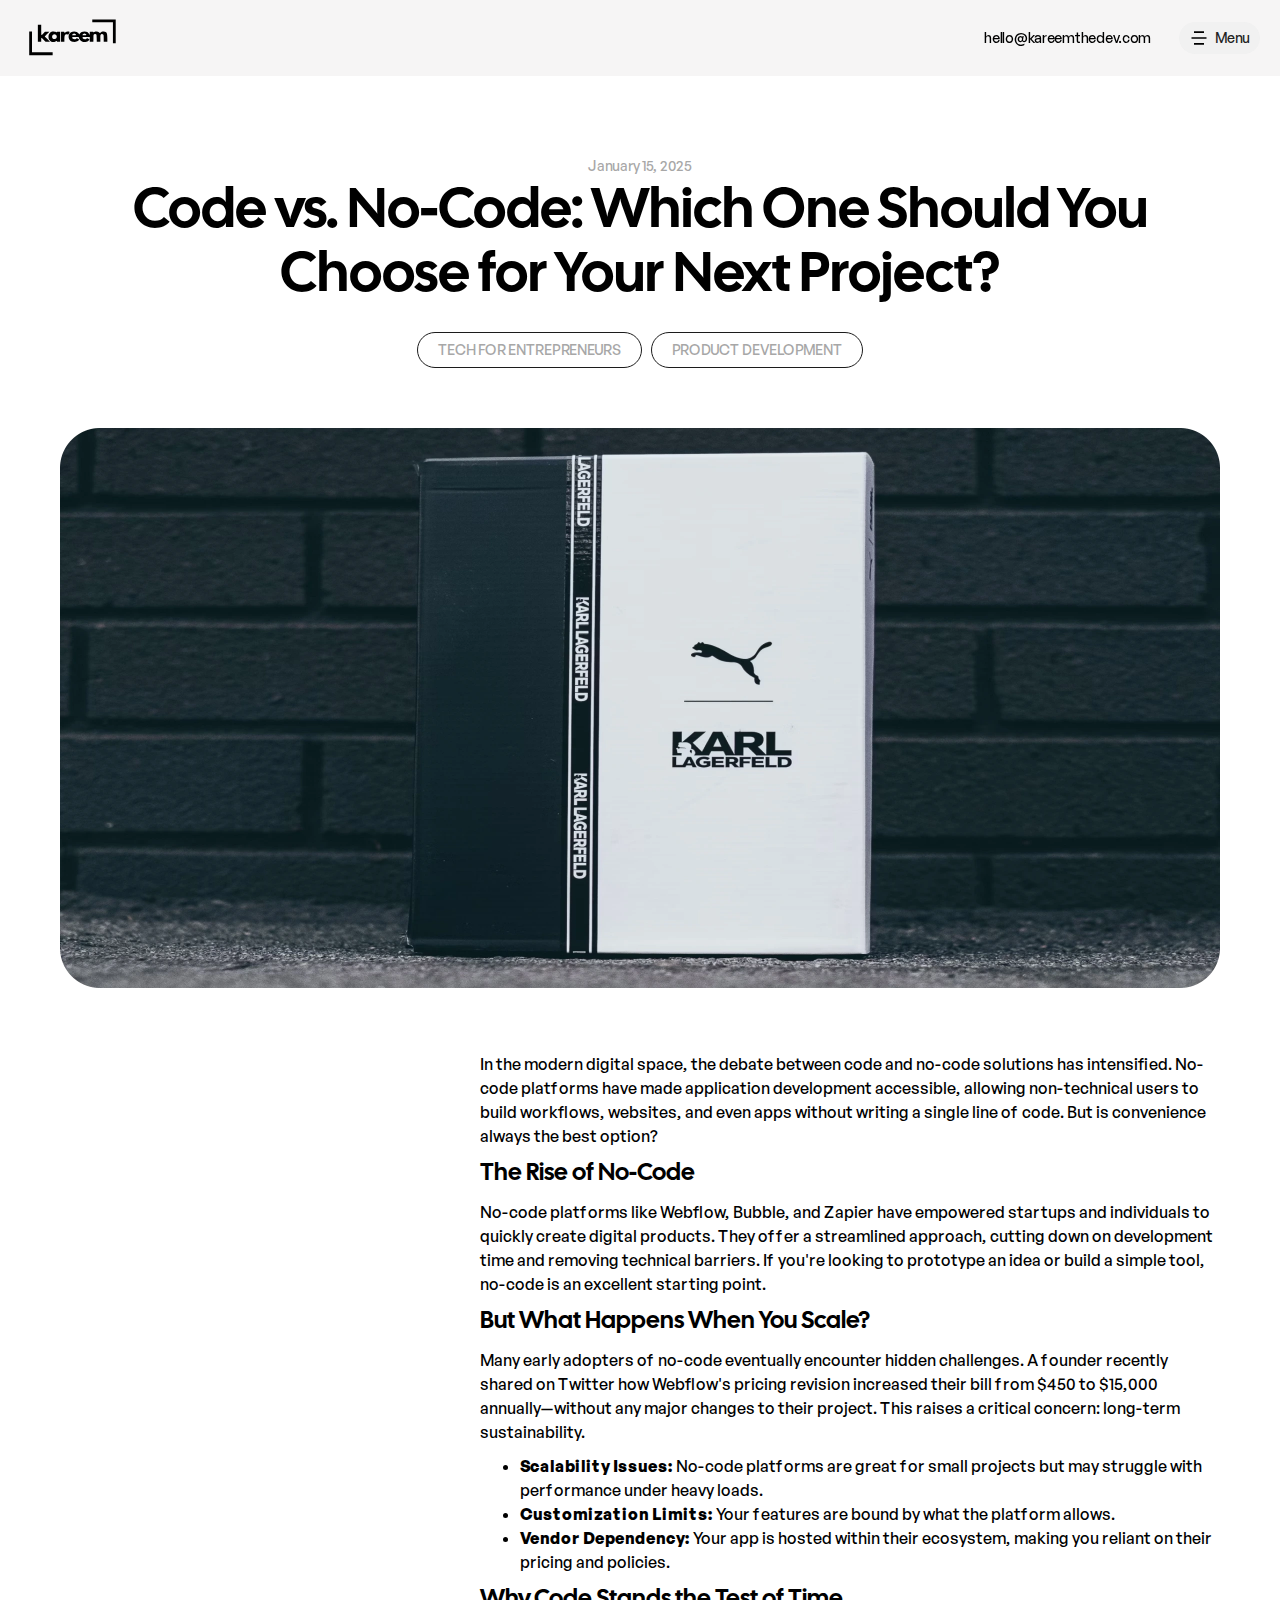
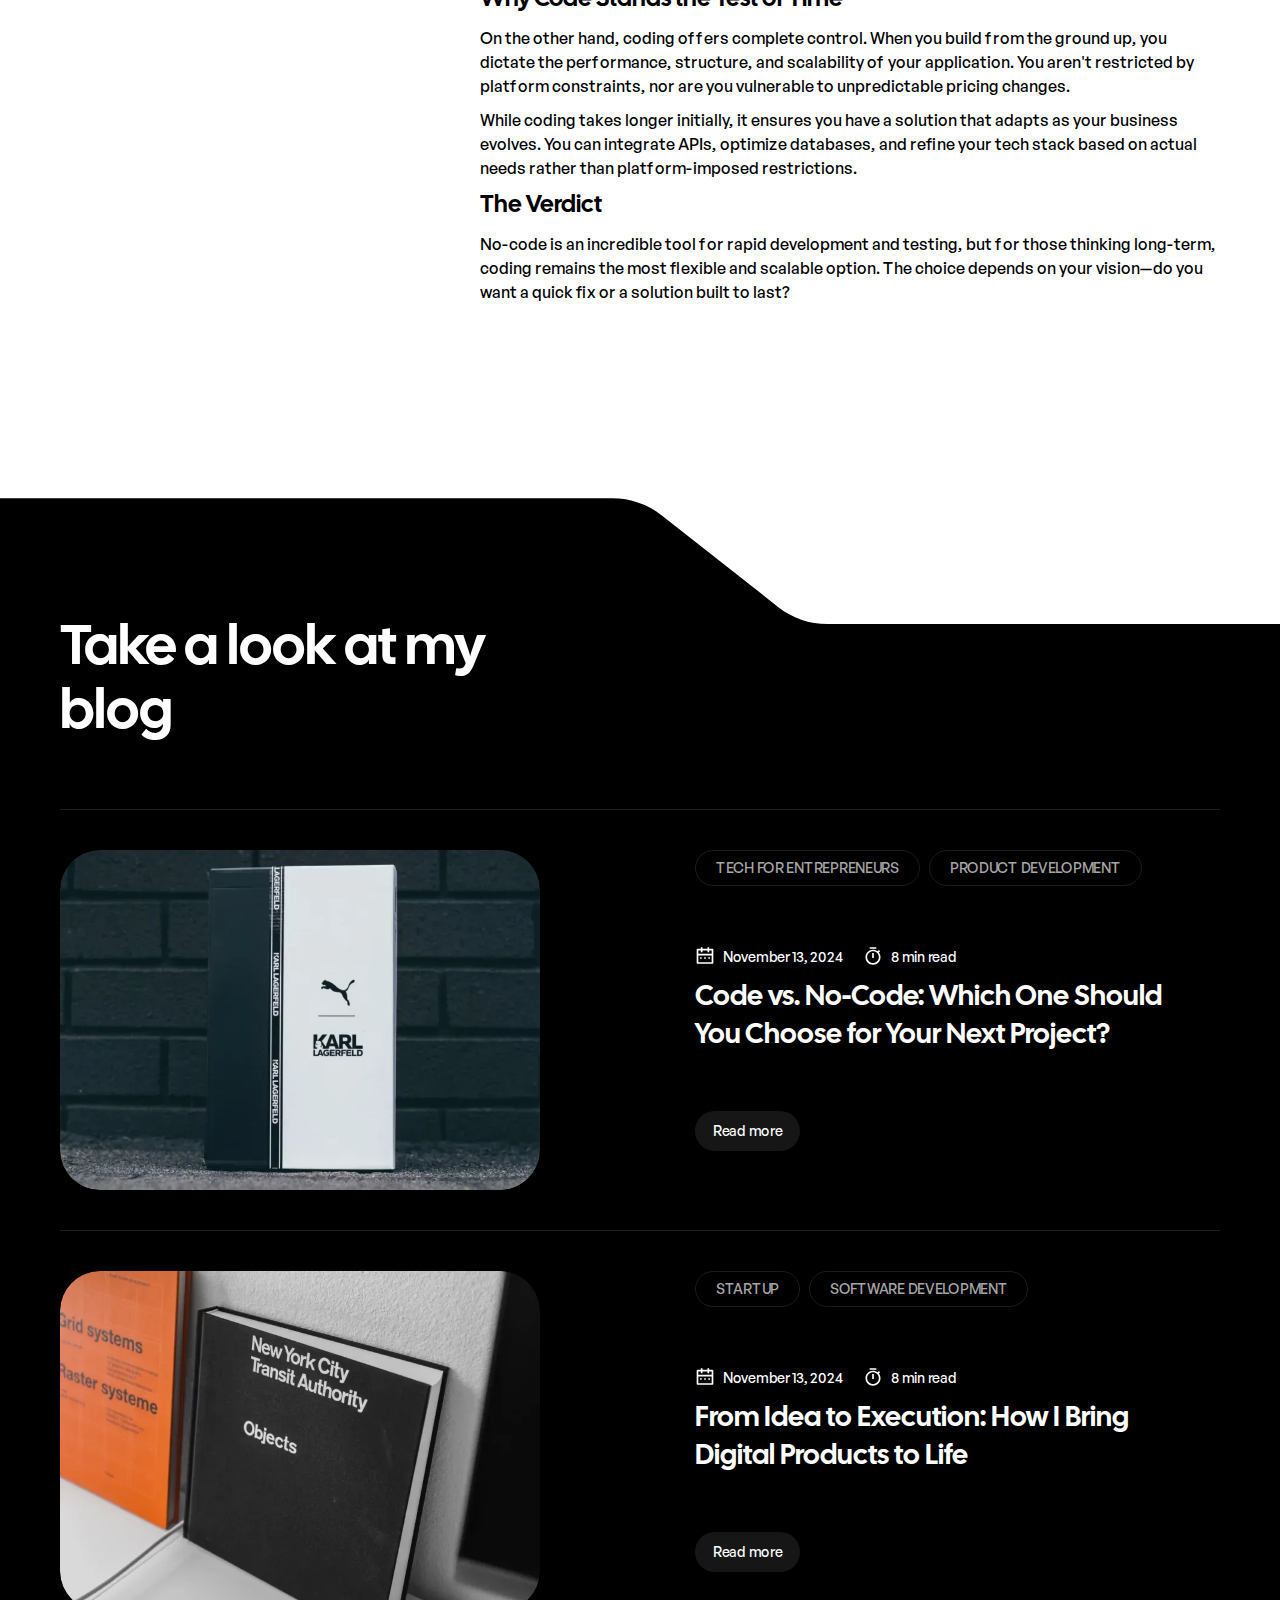
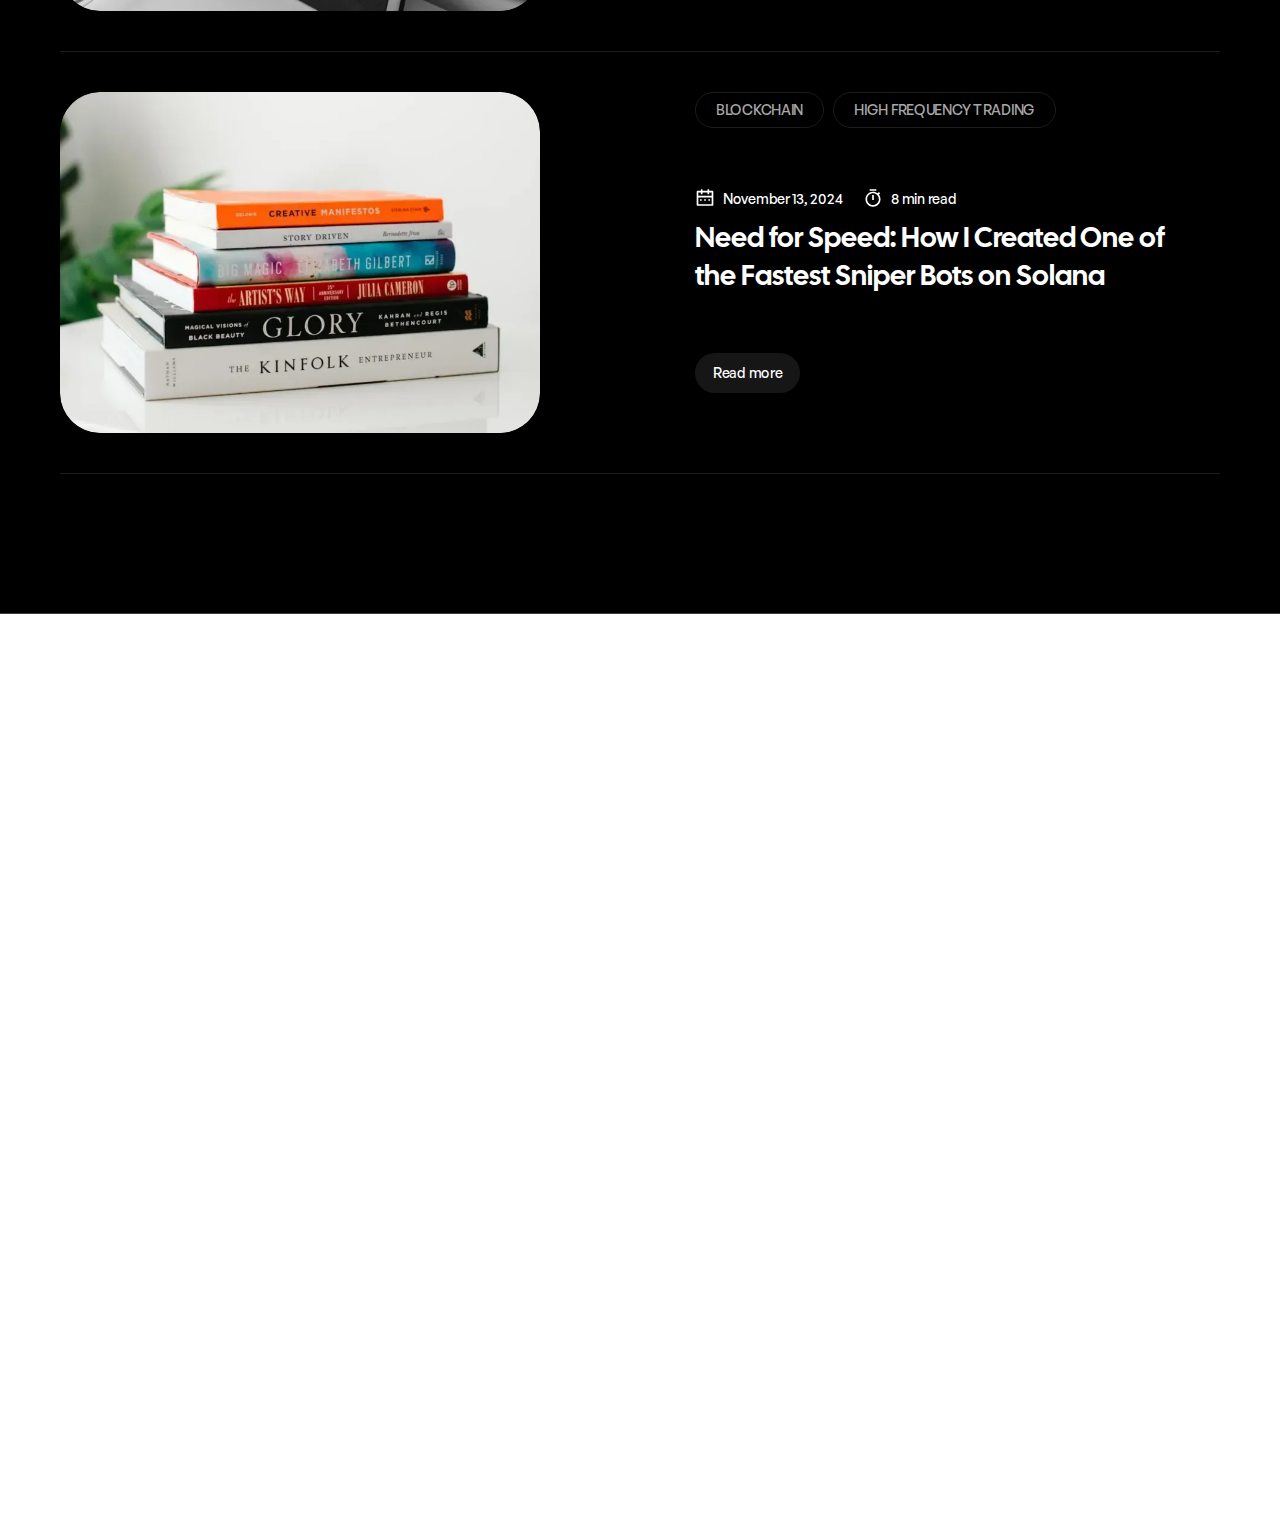
<file: blog_1.html>
<!DOCTYPE html>
<html
  data-wf-domain="gitos---portfolio-template.webflow.io"
  data-wf-page="6729fe36b0aba04e622317d1"
  data-wf-site="672898f5402975f8de17cc9b"
  data-wf-status="1"
  lang="en"
  data-wf-locale="en"
  data-wf-collection="6729fe36b0aba04e622317c3"
  data-wf-item-slug="everything-you-need-to-know-about-international-b2b-payments-3"
>
  <head>
    <meta charset="utf-8" />
    <title>I Build. You Win - Kareem</title>
    <meta content="width=device-width, initial-scale=1" name="viewport" />
    <meta content="Webflow" name="generator" />
    <link
      href="css/gitos---portfolio-template.webflow.16660538a.css"
      rel="stylesheet"
      type="text/css"
    />
    <script type="text/javascript">
      !(function (o, c) {
        var n = c.documentElement,
          t = " w-mod-";
        (n.className += t + "js"),
          ("ontouchstart" in o ||
            (o.DocumentTouch && c instanceof DocumentTouch)) &&
            (n.className += t + "touch");
      })(window, document);
    </script>
    <link href="images/favicon.ico" rel="shortcut icon" type="image/x-icon" />
    <link href="images/webclip.png" rel="apple-touch-icon" />
  </head>
  <body>
    <div
      data-animation="default"
      data-collapse="all"
      data-duration="400"
      data-easing="ease"
      data-easing2="ease"
      role="banner"
      class="navbar w-nav"
    >
       <div class="navbar-container">
        <div class="navbar-wrapper">
          <a
            href="/"
            aria-current="page"
            class="navbar-brand w-nav-brand w--current"
            ><img
              src="images/6728a2e82dd4b564ae839da8_gitos.svg"
              loading="lazy"
              alt=""
          /></a>
          <div class="nav-menu-outer">
            <a
              data-w-id="9a59b2bc-67d3-93af-bb46-e878d365ad28"
              href="mailto:hello@kareemthedev.com"
              class="mail-link w-inline-block"
              target="_blank"
              ><p class="body-medium-02">hello@kareemthedev.com</p>
              <div class="mail-border"></div
            ></a>
            <div data-hover="false" data-delay="0" class="nav-drop w-dropdown">
              <div class="dropdown-toggle w-dropdown-toggle">
                <div class="menu-button">
                  <div class="menu-outer">
                    <div class="menu-button-icon-wrap">
                      <img
                        src="images/678fe6904db87481a83e47ec_Frame%20%282%29.svg"
                        loading="lazy"
                        alt=""
                        class="menu-button-icon"
                      />
                      <div class="body-medium-02">Menu</div>
                    </div>
                    <img
                      src="images/6728a2e8707eb3df7b79e305_Frame.svg"
                      loading="lazy"
                      alt=""
                      class="menu-button-icon-open"
                    />
                  </div>
                </div>
              </div>
              <nav class="dropdown-list w-dropdown-list">
                <ul role="list" class="nav-menu w-list-unstyled">
                  <li class="list-item">
                    <a
                      href="/"
                      aria-current="page"
                      class="nav-link w-inline-block w--current"
                      ><img
                        src="images/6728a2e842553ae958c4cac3_flag-dynamic-color.svg"
                        loading="lazy"
                        alt=""
                        class="nav-link-icon"
                      />
                      <p class="body-medium-02">Home</p></a
                    >
                  </li>
                  <li
                    id="w-node-_527992f5-cfc0-a348-64a4-b19d4b32ad97-4b32ad86"
                    class="list-item"
                  >
                    <a href="/#about" class="nav-link w-inline-block"
                      ><img
                        src="images/6728a2e82287d76e7d54b5d7_boy-dynamic-color.svg"
                        loading="lazy"
                        alt=""
                        class="nav-link-icon"
                      />
                      <p class="body-medium-02">About</p></a
                    >
                  </li>
                  <li
                    id="w-node-_527992f5-cfc0-a348-64a4-b19d4b32ad9c-4b32ad86"
                    class="list-item"
                  >
                    <a href="https://cal.com/abdulkareem-elelu/15min" target="_blank" class="nav-link w-inline-block"
                      ><img
                        src="images/6728a2e92f6ae8c505adb4b3_mail-dynamic-color.svg"
                        loading="lazy"
                        alt=""
                        class="nav-link-icon"
                      />
                      <p class="body-medium-02">Contact</p></a
                    >
                  </li>
                  <li
                    id="w-node-_527992f5-cfc0-a348-64a4-b19d4b32ada1-4b32ad86"
                    class="list-item"
                  >
                    <a href="/#project" class="nav-link w-inline-block"
                      ><img
                        src="images/6728a2e8aaf0a34b1bc5d368_fire-dynamic-color.svg"
                        loading="lazy"
                        alt=""
                        class="nav-link-icon"
                      />
                      <p class="body-medium-02">Project</p></a
                    >
                  </li>
                  <li
                    id="w-node-_527992f5-cfc0-a348-64a4-b19d4b32ada6-4b32ad86"
                    class="list-item"
                  >
                    <a href="/#blog" class="nav-link w-inline-block"
                      ><img
                        src="images/6728a2e936b6f728c1439393_notebook-dynamic-color.svg"
                        loading="lazy"
                        alt=""
                        class="nav-link-icon"
                      />
                      <p class="body-medium-02">Articles</p></a
                    >
                  </li>
                  <li
                    id="w-node-_527992f5-cfc0-a348-64a4-b19d4b32adab-4b32ad86"
                  >
                    <div class="navbar-social-wrap">
                      <a
                        href="https://www.github.com/justkareem"
                        target="_blank"
                        class="nav-social-link-02 _01 w-inline-block"
                        ><img
                          src="images/6728a2e8bf64a2c2d5cb8d8f_Frame-3.svg"
                          loading="lazy"
                          alt=""
                          class="nav-link-icon"
                        />
                        <p class="body-medium-02">Github</p></a
                      ><a
                        href="https://t.me/justkareem"
                        target="_blank"
                        class="nav-social-link-02 _01 w-inline-block"
                        ><img
                          src="images/6757f8729ea607dd8d3cbb8a_Frame%20%284%29.svg"
                          loading="lazy"
                          alt=""
                          class="nav-link-icon"
                        />
                        <p class="body-medium-02">Telegram</p></a
                      ><a
                        href="https://www.linkedin.com/in/elelu-kareem/"
                        target="_blank"
                        class="nav-social-link-02 _01 w-inline-block"
                        ><img
                          src="images/6757f862cf5a01453f928b58_Frame%20%283%29.svg"
                          loading="lazy"
                          alt=""
                          class="nav-link-icon"
                        />
                        <p class="body-medium-02">Linkedin</p></a
                      >
                    </div>
                  </li>
                </ul>
              </nav>
            </div>
          </div>
        </div>
      </div>
    </div>
    <section class="blog-single-hero">
      <div class="blog-single-container">
        <div class="date-box-02">
          <p class="body-medium-02">January 15, 2025</p>
        </div>
        <div class="blog-title-box">
          <h1 class="heading-01">
            Code vs. No-Code: Which One Should You Choose for Your Next Project?
          </h1>
        </div>
        <div class="blog-tags-wrap-03">
          <div class="project-tag">
            <p class="body-medium-large-02">Tech for Entrepreneurs</p>
          </div>
          <div class="project-tag">
            <p class="body-medium-large-02">Product Development</p>
          </div>
        </div>
        <div class="single-img-box">
          <img
            src="images/672bf5fb5808b35a1b8bde8d_image-2.webp"
            loading="lazy"
            alt=""
            class="single-img"
          />
        </div>
        <div class="blog-details">
          <div
            data-w-id="807a3b6f-b047-da61-281c-6600c4feedb1"
            style="
              opacity: 1;
              transform: translate3d(0px, 0%, 0px) scale3d(1, 1, 1)
                rotateX(0deg) rotateY(0deg) rotateZ(0deg) skew(0deg, 0deg);
              transform-style: preserve-3d;
            "
            class="blog-single-links"
          >
            <div class="section-link-wrap">
              <a href="#01" class="section-link"
                >1. &nbsp;The Rise of No-Code</a
              >
            </div>
            <div class="section-link-wrap">
              <a href="#02" class="section-link"
                >2. But What Happens When You Scale?</a
              >
            </div>
            <div class="section-link-wrap">
              <a href="#02" class="section-link"
                >3. Why Code Stands the Test of Time</a
              >
            </div>
          </div>
          <div class="blog-details-wrap">
            <div class="blog-rich-text w-richtext">
              <p>
                In the modern digital space, the debate between code and no-code
                solutions has intensified. No-code platforms have made
                application development accessible, allowing non-technical users
                to build workflows, websites, and even apps without writing a
                single line of code. But is convenience always the best option?
              </p>

              <h5>The Rise of No-Code</h5>
              <p>
                No-code platforms like Webflow, Bubble, and Zapier have
                empowered startups and individuals to quickly create digital
                products. They offer a streamlined approach, cutting down on
                development time and removing technical barriers. If you're
                looking to prototype an idea or build a simple tool, no-code is
                an excellent starting point.
              </p>

              <h5>But What Happens When You Scale?</h5>
              <p>
                Many early adopters of no-code eventually encounter hidden
                challenges. A founder recently shared on Twitter how Webflow's
                pricing revision increased their bill from $450 to $15,000
                annually—without any major changes to their project. This raises
                a critical concern: long-term sustainability.
              </p>

              <ul>
                <li>
                  <strong>Scalability Issues:</strong> No-code platforms are
                  great for small projects but may struggle with performance
                  under heavy loads.
                </li>
                <li>
                  <strong>Customization Limits:</strong> Your features are bound
                  by what the platform allows.
                </li>
                <li>
                  <strong>Vendor Dependency:</strong> Your app is hosted within
                  their ecosystem, making you reliant on their pricing and
                  policies.
                </li>
              </ul>

              <h5>Why Code Stands the Test of Time</h5>
              <p>
                On the other hand, coding offers complete control. When you
                build from the ground up, you dictate the performance,
                structure, and scalability of your application. You aren't
                restricted by platform constraints, nor are you vulnerable to
                unpredictable pricing changes.
              </p>

              <p>
                While coding takes longer initially, it ensures you have a
                solution that adapts as your business evolves. You can integrate
                APIs, optimize databases, and refine your tech stack based on
                actual needs rather than platform-imposed restrictions.
              </p>

              <h5>The Verdict</h5>
              <p>
                No-code is an incredible tool for rapid development and testing,
                but for those thinking long-term, coding remains the most
                flexible and scalable option. The choice depends on your
                vision—do you want a quick fix or a solution built to last?
              </p>
            </div>
          </div>
        </div>
      </div>
    </section>

    <section class="blogs" id="blog">
      <div class="blogs-container">
        <div class="button-wrapper">
          <a
            data-w-id="59179d60-0f54-6dc0-1d77-12dff55d2856"
            href="https://cal.com/abdulkareem-elelu/15min"
            class="book-btn border w-button"
            target="_blank"
            >Book A Free Call</a
          >
        </div>
        <div class="header-02">
          <h1 class="heading-01">Take a look at my <br />blog</h1>
        </div>
        <div class="blog-collection w-dyn-list">
          <div role="list" class="w-dyn-items">
            <div role="listitem" class="w-dyn-item">
              <a
                data-w-id="59179d60-0f54-6dc0-1d77-12dff55d2860"
                href="/blog_1.html"
                class="blog-card w-inline-block"
                ><div class="blog-card-img-box">
                  <img
                    src="images/672bf6003cf37d548fd5abf8_image-2.webp"
                    loading="lazy"
                    alt=""
                    sizes="(max-width: 479px) 100vw, (max-width: 767px) 85vw, (max-width: 991px) 479.9999694824219px, (max-width: 1439px) 44vw, 479.9999694824219px"
                    srcset="
                      images/672bf6003cf37d548fd5abf8_image-2-p-500.webp 500w,
                      images/672bf6003cf37d548fd5abf8_image-2-p-800.webp 800w,
                      images/672bf6003cf37d548fd5abf8_image-2.webp       960w
                    "
                    class="blog-card-img"
                  />
                </div>
                <div class="blog-card-content-02">
                  <div
                    id="w-node-_59179d60-0f54-6dc0-1d77-12dff55d2864-f55d2853"
                    class="blog-tags-wrap"
                  >
                    <div class="project-tag">
                      <p class="body-medium-large-02">Tech for Entrepreneurs</p>
                    </div>
                    <div class="project-tag">
                      <p class="body-medium-large-02">Product Development</p>
                    </div>
                  </div>
                  <div class="blog-short-details-wrap">
                    <div class="date-box">
                      <img
                        src="images/6728c211c6bd9b20f3733046_Frame-4.svg"
                        loading="lazy"
                        alt=""
                      />
                      <p class="body-medium-02">November 13, 2024</p>
                    </div>
                    <div class="date-box">
                      <img
                        src="images/6728c213ea3f165b0d43e8ad_Frame-5.svg"
                        loading="lazy"
                        alt=""
                      />
                      <p class="body-medium-02">8 min read</p>
                    </div>
                  </div>
                  <div class="blog-ttile">
                    <h1 class="sub-heading-02">
                      Code vs. No-Code: Which One Should You Choose for Your Next Project?
                    </h1>
                  </div>
                  <div class="learn-more-btn-black"><div>Read more</div></div>
                </div></a
              >
            </div>
            <div role="listitem" class="w-dyn-item">
              <a
                data-w-id="59179d60-0f54-6dc0-1d77-12dff55d2860"
                href="/blog_3.html"
                class="blog-card w-inline-block"
                ><div class="blog-card-img-box">
                  <img
                    src="images/672bf5e2786c31d9bf8c0780_image-1.webp"
                    loading="lazy"
                    alt=""
                    sizes="(max-width: 479px) 100vw, (max-width: 767px) 85vw, (max-width: 991px) 479.9999694824219px, (max-width: 1439px) 44vw, 479.9999694824219px"
                    srcset="
                      images/672bf5e2786c31d9bf8c0780_image-1-p-500.webp 500w,
                      images/672bf5e2786c31d9bf8c0780_image-1-p-800.webp 800w,
                      images/672bf5e2786c31d9bf8c0780_image-1.webp       960w
                    "
                    class="blog-card-img"
                  />
                </div>
                <div class="blog-card-content-02">
                  <div
                    id="w-node-_59179d60-0f54-6dc0-1d77-12dff55d2864-f55d2853"
                    class="blog-tags-wrap"
                  >
                    <div class="project-tag">
                      <p class="body-medium-large-02">Startup</p>
                    </div>
                    <div class="project-tag">
                      <p class="body-medium-large-02">Software Development</p>
                    </div>
                  </div>
                  <div class="blog-short-details-wrap">
                    <div class="date-box">
                      <img
                        src="images/6728c211c6bd9b20f3733046_Frame-4.svg"
                        loading="lazy"
                        alt=""
                      />
                      <p class="body-medium-02">November 13, 2024</p>
                    </div>
                    <div class="date-box">
                      <img
                        src="images/6728c213ea3f165b0d43e8ad_Frame-5.svg"
                        loading="lazy"
                        alt=""
                      />
                      <p class="body-medium-02">8 min read</p>
                    </div>
                  </div>
                  <div class="blog-ttile">
                    <h1 class="sub-heading-02">
                      From Idea to Execution: How I Bring Digital Products to Life
                    </h1>
                  </div>
                  <div class="learn-more-btn-black"><div>Read more</div></div>
                </div></a
              >
            </div>
            <div role="listitem" class="w-dyn-item">
              <a
                data-w-id="59179d60-0f54-6dc0-1d77-12dff55d2860"
                href="/blog_2.html"
                class="blog-card w-inline-block"
                ><div class="blog-card-img-box">
                  <img
                    src="images/672a01dda75716e89f7bf5df_image.webp"
                    loading="lazy"
                    alt=""
                    sizes="(max-width: 479px) 100vw, (max-width: 767px) 85vw, (max-width: 991px) 479.9999694824219px, (max-width: 1439px) 44vw, 479.9999694824219px"
                    srcset="
                      images/672a01dda75716e89f7bf5df_image-p-500.webp 500w,
                      images/672a01dda75716e89f7bf5df_image-p-800.webp 800w,
                      images/672a01dda75716e89f7bf5df_image.webp       960w
                    "
                    class="blog-card-img"
                  />
                </div>
                <div class="blog-card-content-02">
                  <div
                    id="w-node-_59179d60-0f54-6dc0-1d77-12dff55d2864-f55d2853"
                    class="blog-tags-wrap"
                  >
                    <div class="project-tag">
                      <p class="body-medium-large-02">Blockchain</p>
                    </div>
                    <div class="project-tag">
                      <p class="body-medium-large-02">High Frequency Trading</p>
                    </div>
                  </div>
                  <div class="blog-short-details-wrap">
                    <div class="date-box">
                      <img
                        src="images/6728c211c6bd9b20f3733046_Frame-4.svg"
                        loading="lazy"
                        alt=""
                      />
                      <p class="body-medium-02">November 13, 2024</p>
                    </div>
                    <div class="date-box">
                      <img
                        src="images/6728c213ea3f165b0d43e8ad_Frame-5.svg"
                        loading="lazy"
                        alt=""
                      />
                      <p class="body-medium-02">8 min read</p>
                    </div>
                  </div>
                  <div class="blog-ttile">
                    <h1 class="sub-heading-02">
                      Need for Speed: How I Created One of the Fastest Sniper Bots on Solana
                    </h1>
                  </div>
                  <div class="learn-more-btn-black"><div>Read more</div></div>
                </div></a
              >
            </div>
          </div>
        </div>
      </div>
    </section>
    <div>
      <section class="footer">
        <div
          data-w-id="bd2841e6-414d-3bc2-2bf7-cedabf481027"
          class="footer-container"
        >
          <div class="footer-card-outer">
            <div class="footer-card">
              <div class="card-hole-wrap">
                <div class="card-hole">
                  <div class="card-strip">
                    <img
                      src="images/6728a2e954d485a9e480a435_Group%204.svg"
                      loading="lazy"
                      alt=""
                    />
                  </div>
                </div>
              </div>
              <div class="footer-card-bottom">
                <div class="contact-line-wrap">
                  <p class="body-medium-02">
                    <span class="cantact-text">Contact</span>
                  </p>
                  <div class="line"></div>
                </div>
                <div class="contact-details">
                  <div class="contact-row">
                    <img
                      src="images/6728c21142152d113ae0b1e9_Frame-1.svg"
                      loading="lazy"
                      alt=""
                    />
                    <p class="body-medium-02">+234 902 305 8977</p>
                  </div>
                  <div class="contact-row">
                    <img
                      src="images/6728c211539052cf35537cec_Frame-2.svg"
                      loading="lazy"
                      alt=""
                    />
                    <p class="body-medium-02">hello@kareemthedev.com</p>
                  </div>
                  <div class="contact-row">
                    <img
                      src="images/6728c211a80c192d6e6f59ac_Frame-3.svg"
                      loading="lazy"
                      alt=""
                    />
                    <p class="body-medium-02">Abuja, Nigeria</p>
                  </div>
                </div>
                <a href="https://cal.com/abdulkareem-elelu/15min" class="book-yellow w-button" target="_blank"
                  >Book A Free Call</a
                >
              </div>
            </div>
            <img
              src="images/6728c2122533d0ce3474f617_Cone-White-Glossy.svg"
              loading="lazy"
              data-w-id="bd2841e6-414d-3bc2-2bf7-cedabf481042"
              alt=""
              class="hero-card-float-img-02"
            /><img
              src="images/6728b748a2e2ed31cf60cdae_Group%2021.svg"
              loading="lazy"
              alt=""
              class="shadow"
            />
          </div>
        </div>
      </section>
      
    </div>
    <script
      src="js/jquery-3.5.1.min.dc5e7f18c8.js"
      type="text/javascript"
      crossorigin="anonymous"
    ></script>
    <script
      src="js/webflow.63141febc194169b0bcebb013c682398.js"
      type="text/javascript"
    ></script>
  </body>
</html>
</file>
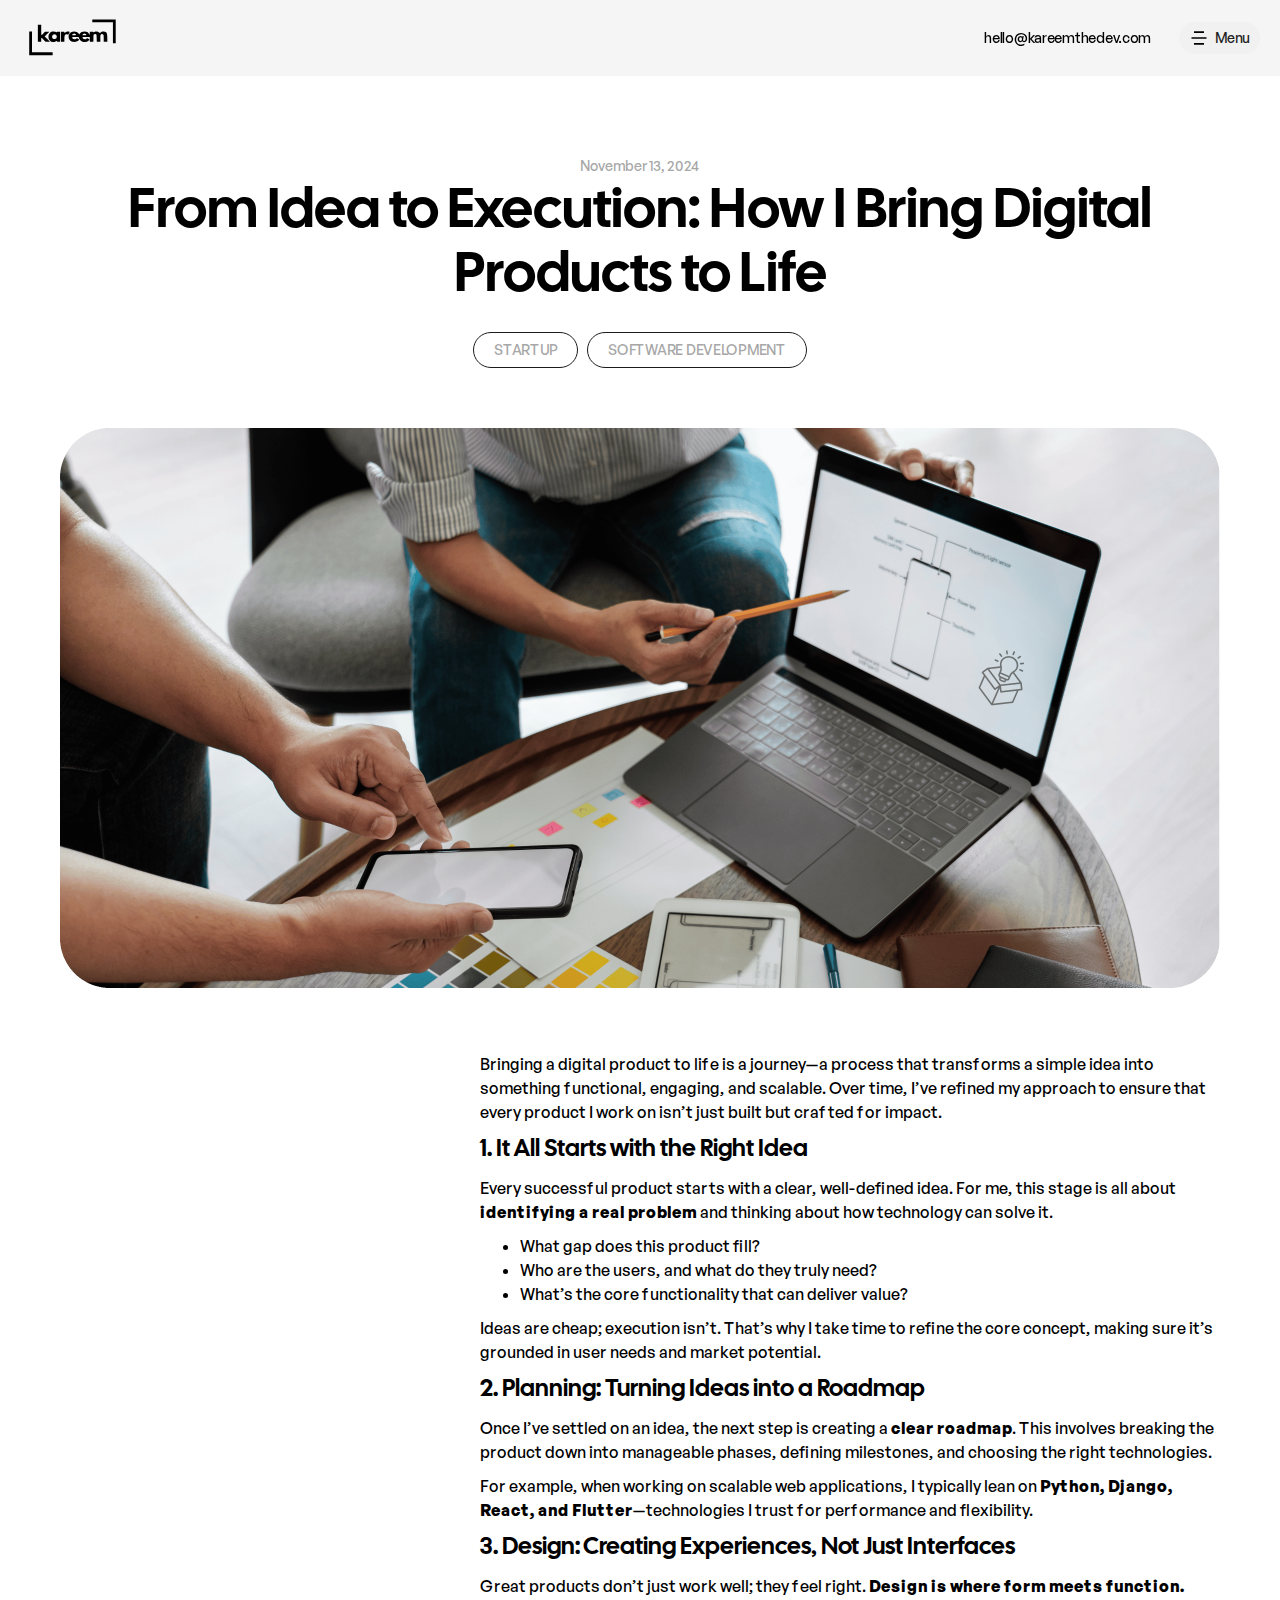
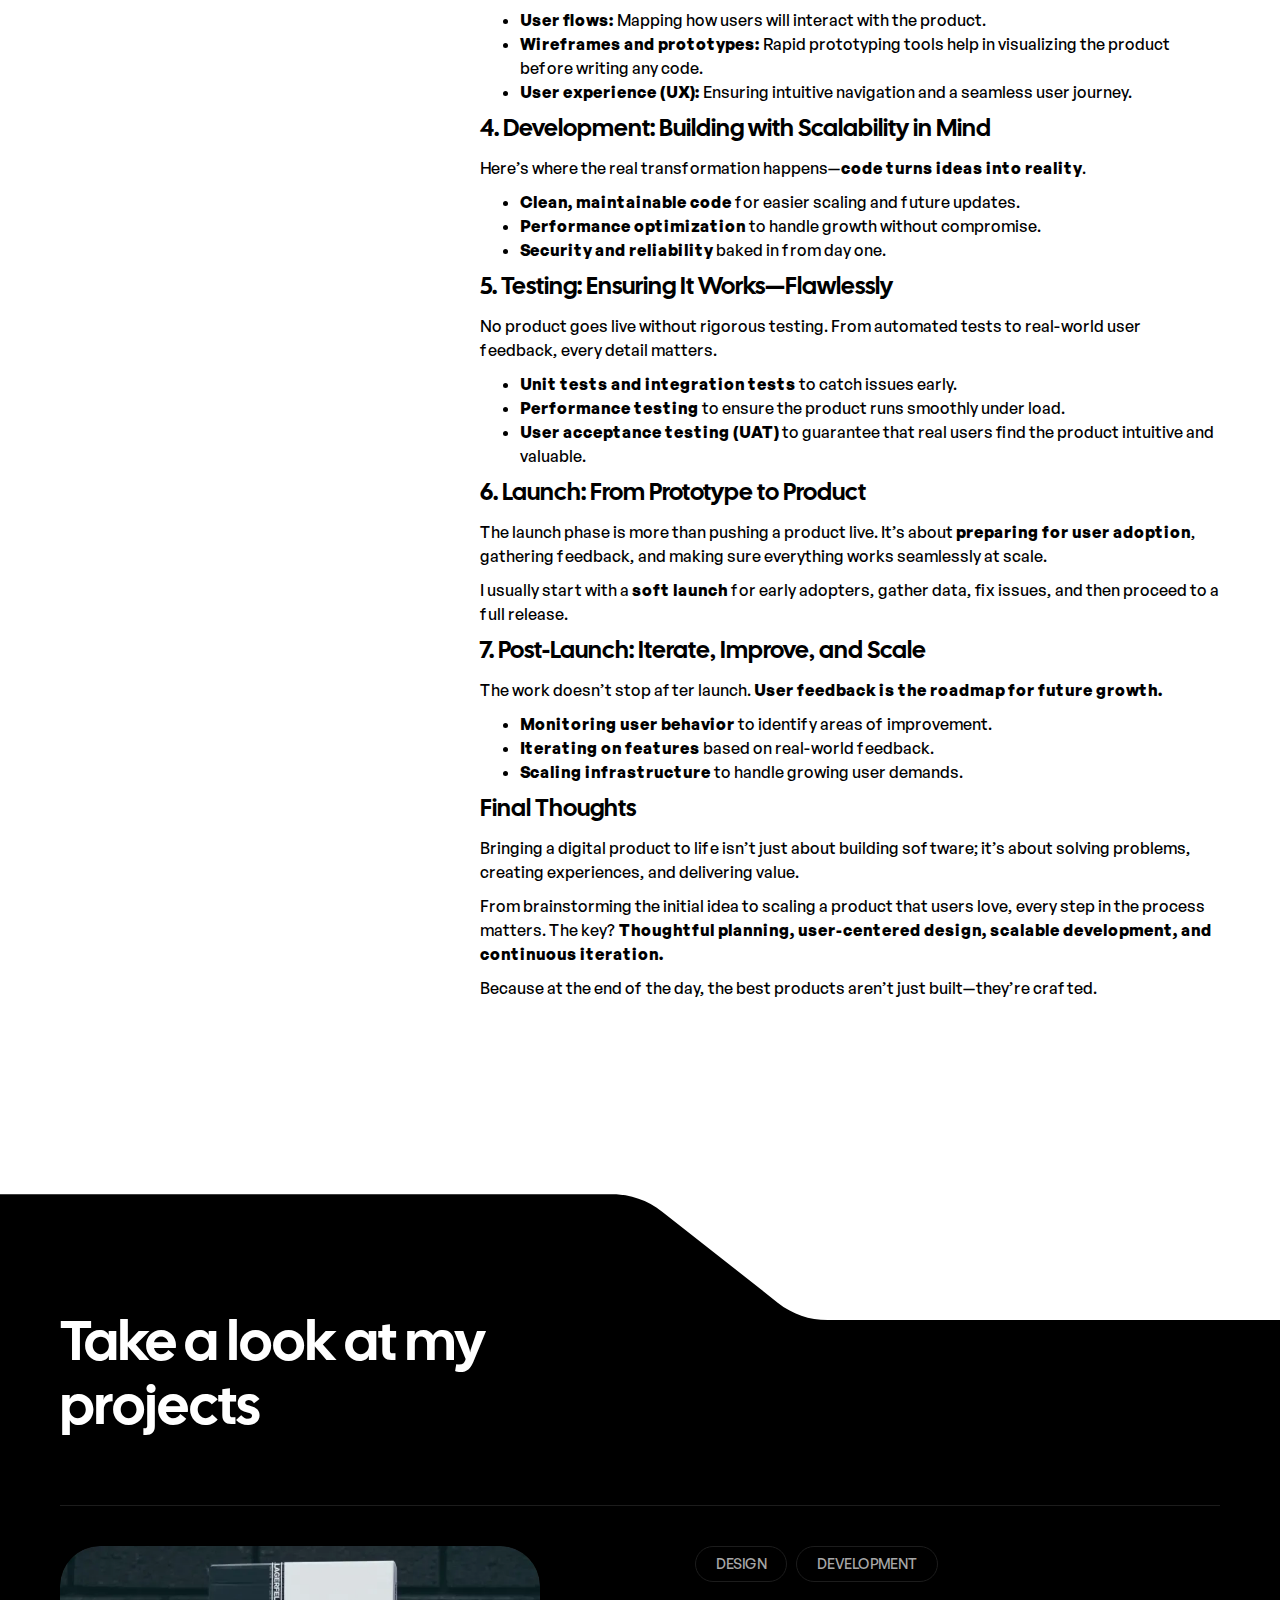
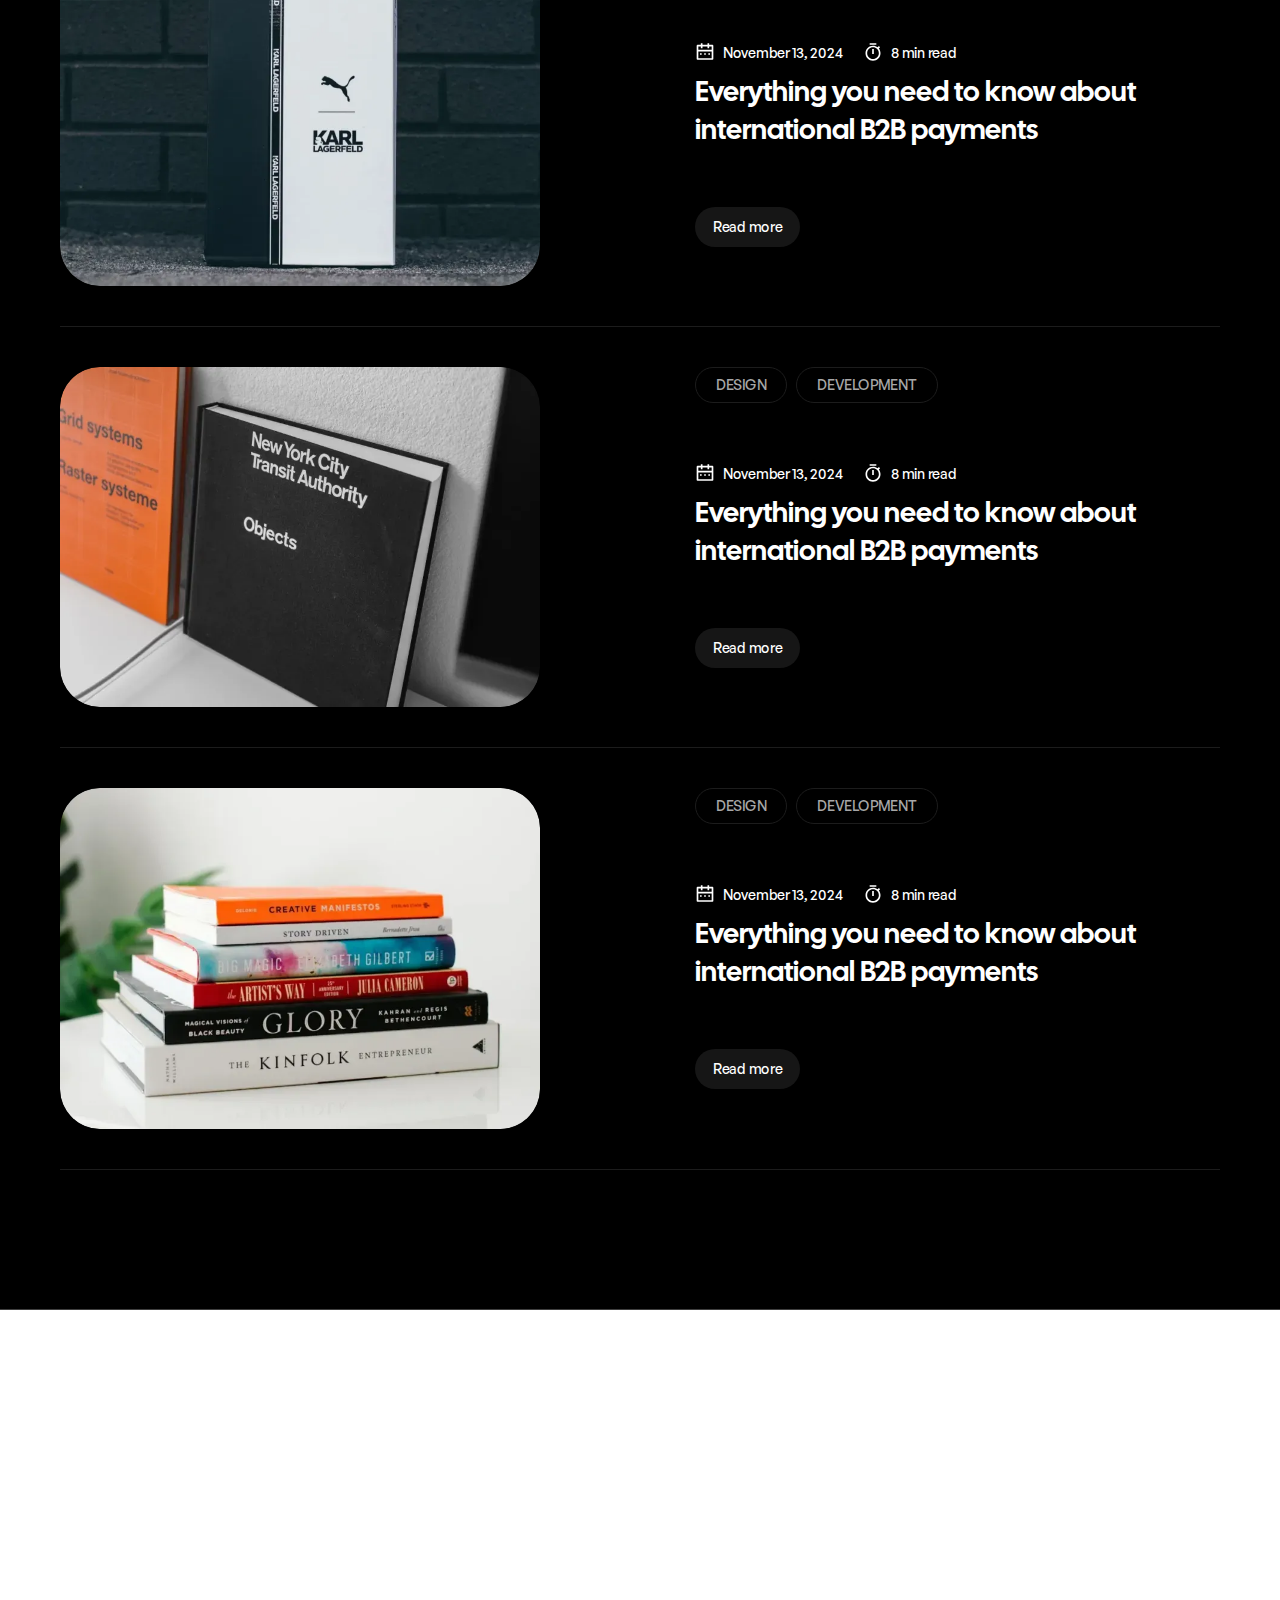
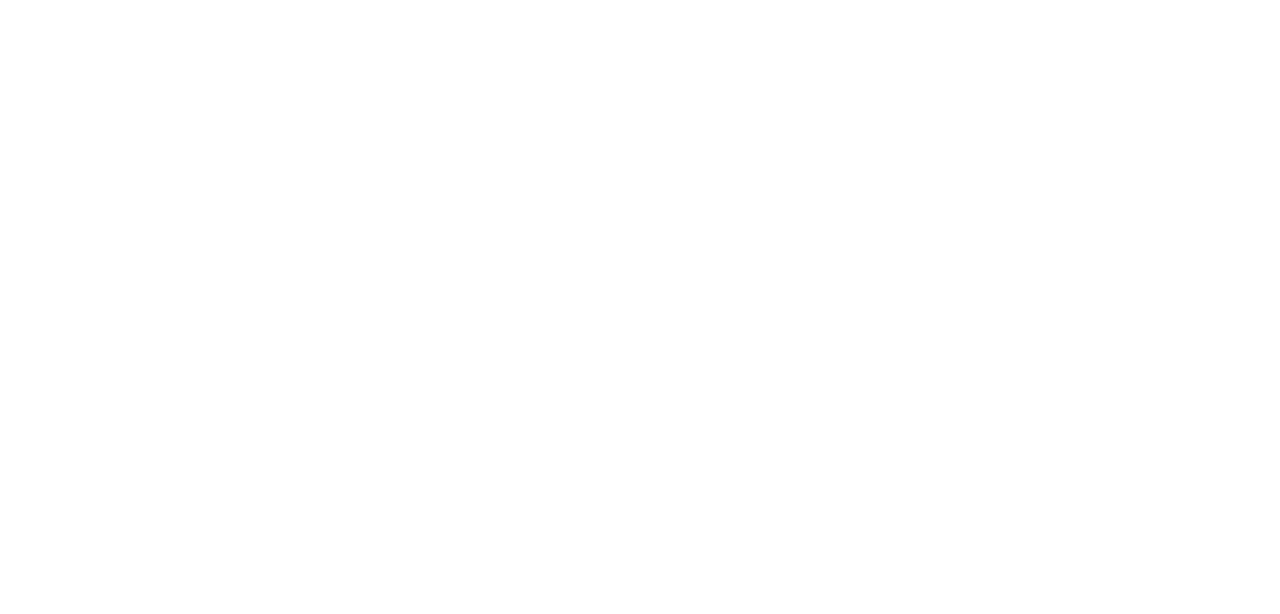
<file: blog_3.html>
<!DOCTYPE html>
<html
  data-wf-domain="gitos---portfolio-template.webflow.io"
  data-wf-page="6729fe36b0aba04e622317d1"
  data-wf-site="672898f5402975f8de17cc9b"
  data-wf-status="1"
  lang="en"
  data-wf-locale="en"
  data-wf-collection="6729fe36b0aba04e622317c3"
  data-wf-item-slug="everything-you-need-to-know-about-international-b2b-payments-3"
>
  <head>
    <meta charset="utf-8" />
    <title>I Build. You Win - Kareem</title>
    <meta content="width=device-width, initial-scale=1" name="viewport" />
    <meta content="Webflow" name="generator" />
    <link
      href="css/gitos---portfolio-template.webflow.16660538a.css"
      rel="stylesheet"
      type="text/css"
    />
    <script type="text/javascript">
      !(function (o, c) {
        var n = c.documentElement,
          t = " w-mod-";
        (n.className += t + "js"),
          ("ontouchstart" in o ||
            (o.DocumentTouch && c instanceof DocumentTouch)) &&
            (n.className += t + "touch");
      })(window, document);
    </script>
    <link href="images/favicon.ico" rel="shortcut icon" type="image/x-icon" />
    <link href="images/webclip.png" rel="apple-touch-icon" />
  </head>
  <body>
    <div
      data-animation="default"
      data-collapse="all"
      data-duration="400"
      data-easing="ease"
      data-easing2="ease"
      role="banner"
      class="navbar w-nav"
    >
       <div class="navbar-container">
        <div class="navbar-wrapper">
          <a
            href="/"
            aria-current="page"
            class="navbar-brand w-nav-brand w--current"
            ><img
              src="images/6728a2e82dd4b564ae839da8_gitos.svg"
              loading="lazy"
              alt=""
          /></a>
          <div class="nav-menu-outer">
            <a
              data-w-id="9a59b2bc-67d3-93af-bb46-e878d365ad28"
              href="mailto:hello@kareemthedev.com"
              class="mail-link w-inline-block"
              target="_blank"
              ><p class="body-medium-02">hello@kareemthedev.com</p>
              <div class="mail-border"></div
            ></a>
            <div data-hover="false" data-delay="0" class="nav-drop w-dropdown">
              <div class="dropdown-toggle w-dropdown-toggle">
                <div class="menu-button">
                  <div class="menu-outer">
                    <div class="menu-button-icon-wrap">
                      <img
                        src="images/678fe6904db87481a83e47ec_Frame%20%282%29.svg"
                        loading="lazy"
                        alt=""
                        class="menu-button-icon"
                      />
                      <div class="body-medium-02">Menu</div>
                    </div>
                    <img
                      src="images/6728a2e8707eb3df7b79e305_Frame.svg"
                      loading="lazy"
                      alt=""
                      class="menu-button-icon-open"
                    />
                  </div>
                </div>
              </div>
              <nav class="dropdown-list w-dropdown-list">
                <ul role="list" class="nav-menu w-list-unstyled">
                  <li class="list-item">
                    <a
                      href="/"
                      aria-current="page"
                      class="nav-link w-inline-block w--current"
                      ><img
                        src="images/6728a2e842553ae958c4cac3_flag-dynamic-color.svg"
                        loading="lazy"
                        alt=""
                        class="nav-link-icon"
                      />
                      <p class="body-medium-02">Home</p></a
                    >
                  </li>
                  <li
                    id="w-node-_527992f5-cfc0-a348-64a4-b19d4b32ad97-4b32ad86"
                    class="list-item"
                  >
                    <a href="/#about" class="nav-link w-inline-block"
                      ><img
                        src="images/6728a2e82287d76e7d54b5d7_boy-dynamic-color.svg"
                        loading="lazy"
                        alt=""
                        class="nav-link-icon"
                      />
                      <p class="body-medium-02">About</p></a
                    >
                  </li>
                  <li
                    id="w-node-_527992f5-cfc0-a348-64a4-b19d4b32ad9c-4b32ad86"
                    class="list-item"
                  >
                    <a href="https://cal.com/abdulkareem-elelu/15min" target="_blank" class="nav-link w-inline-block"
                      ><img
                        src="images/6728a2e92f6ae8c505adb4b3_mail-dynamic-color.svg"
                        loading="lazy"
                        alt=""
                        class="nav-link-icon"
                      />
                      <p class="body-medium-02">Contact</p></a
                    >
                  </li>
                  <li
                    id="w-node-_527992f5-cfc0-a348-64a4-b19d4b32ada1-4b32ad86"
                    class="list-item"
                  >
                    <a href="/#project" class="nav-link w-inline-block"
                      ><img
                        src="images/6728a2e8aaf0a34b1bc5d368_fire-dynamic-color.svg"
                        loading="lazy"
                        alt=""
                        class="nav-link-icon"
                      />
                      <p class="body-medium-02">Project</p></a
                    >
                  </li>
                  <li
                    id="w-node-_527992f5-cfc0-a348-64a4-b19d4b32ada6-4b32ad86"
                    class="list-item"
                  >
                    <a href="/#blog" class="nav-link w-inline-block"
                      ><img
                        src="images/6728a2e936b6f728c1439393_notebook-dynamic-color.svg"
                        loading="lazy"
                        alt=""
                        class="nav-link-icon"
                      />
                      <p class="body-medium-02">Articles</p></a
                    >
                  </li>
                  <li
                    id="w-node-_527992f5-cfc0-a348-64a4-b19d4b32adab-4b32ad86"
                  >
                    <div class="navbar-social-wrap">
                      <a
                        href="https://www.github.com/justkareem"
                        target="_blank"
                        class="nav-social-link-02 _01 w-inline-block"
                        ><img
                          src="images/6728a2e8bf64a2c2d5cb8d8f_Frame-3.svg"
                          loading="lazy"
                          alt=""
                          class="nav-link-icon"
                        />
                        <p class="body-medium-02">Github</p></a
                      ><a
                        href="https://t.me/justkareem"
                        target="_blank"
                        class="nav-social-link-02 _01 w-inline-block"
                        ><img
                          src="images/6757f8729ea607dd8d3cbb8a_Frame%20%284%29.svg"
                          loading="lazy"
                          alt=""
                          class="nav-link-icon"
                        />
                        <p class="body-medium-02">Telegram</p></a
                      ><a
                        href="https://www.linkedin.com/in/elelu-kareem/"
                        target="_blank"
                        class="nav-social-link-02 _01 w-inline-block"
                        ><img
                          src="images/6757f862cf5a01453f928b58_Frame%20%283%29.svg"
                          loading="lazy"
                          alt=""
                          class="nav-link-icon"
                        />
                        <p class="body-medium-02">Linkedin</p></a
                      >
                    </div>
                  </li>
                </ul>
              </nav>
            </div>
          </div>
        </div>
      </div>
    </div>
    <section class="blog-single-hero">
  <div class="blog-single-container">
    <div class="date-box-02">
      <p class="body-medium-02">November 13, 2024</p>
    </div>
    <div class="blog-title-box">
      <h1 class="heading-01">From Idea to Execution: How I Bring Digital Products to Life</h1>
    </div>
    <div class="blog-tags-wrap-03">
      <div class="project-tag">
        <p class="body-medium-large-02">Startup</p>
      </div>
      <div class="project-tag">
        <p class="body-medium-large-02">Software Development</p>
      </div>
    </div>
    <div class="single-img-box">
      <img src="images/product-bg.png" loading="lazy" alt="" class="single-img" />
    </div>
    <div class="blog-details">
      <div
            data-w-id="807a3b6f-b047-da61-281c-6600c4feedb1"
            style="
              opacity: 1;
              transform: translate3d(0px, 0%, 0px) scale3d(1, 1, 1)
                rotateX(0deg) rotateY(0deg) rotateZ(0deg) skew(0deg, 0deg);
              transform-style: preserve-3d;
            "
            class="blog-single-links"
          >
            <div class="section-link-wrap">
              <a href="#01" class="section-link"
                >1. It All Starts with the Right Idea</a
              >
            </div>
            <div class="section-link-wrap">
              <a href="#02" class="section-link"
                >2. Planning: Turning Ideas into a Roadmap</a
              >
            </div>
            <div class="section-link-wrap">
              <a href="#02" class="section-link"
                >3. Design: Creating Experiences, Not Just Interfaces</a
              >
            </div>
            <div class="section-link-wrap">
              <a href="#02" class="section-link"
                >4. Development: Building with Scalability in Mind</a
              >
            </div>
            <div class="section-link-wrap">
              <a href="#02" class="section-link"
                >5. Testing: Ensuring It Works—Flawlessly</a
              >
            </div>
            <div class="section-link-wrap">
              <a href="#02" class="section-link"
                >6. Launch: From Prototype to Product</a
              >
            </div>
          </div>
      <div class="blog-details-wrap">
        <div class="blog-rich-text w-richtext">
          <p>
            Bringing a digital product to life is a journey—a process that transforms a simple idea into something functional, engaging, and scalable. Over time, I’ve refined my approach to ensure that every product I work on isn’t just built but crafted for impact.
          </p>

          <h5>1. It All Starts with the Right Idea</h5>
          <p>
            Every successful product starts with a clear, well-defined idea. For me, this stage is all about <strong>identifying a real problem</strong> and thinking about how technology can solve it.
          </p>
          <ul>
            <li>What gap does this product fill?</li>
            <li>Who are the users, and what do they truly need?</li>
            <li>What’s the core functionality that can deliver value?</li>
          </ul>
          <p>
            Ideas are cheap; execution isn’t. That’s why I take time to refine the core concept, making sure it’s grounded in user needs and market potential.
          </p>

          <h5>2. Planning: Turning Ideas into a Roadmap</h5>
          <p>
            Once I’ve settled on an idea, the next step is creating a <strong>clear roadmap</strong>. This involves breaking the product down into manageable phases, defining milestones, and choosing the right technologies.
          </p>
          <p>
            For example, when working on scalable web applications, I typically lean on <strong>Python, Django, React, and Flutter</strong>—technologies I trust for performance and flexibility.
          </p>

          <h5>3. Design: Creating Experiences, Not Just Interfaces</h5>
          <p>
            Great products don’t just work well; they feel right. <strong>Design is where form meets function.</strong>
          </p>
          <ul>
            <li><strong>User flows:</strong> Mapping how users will interact with the product.</li>
            <li><strong>Wireframes and prototypes:</strong> Rapid prototyping tools help in visualizing the product before writing any code.</li>
            <li><strong>User experience (UX):</strong> Ensuring intuitive navigation and a seamless user journey.</li>
          </ul>

          <h5>4. Development: Building with Scalability in Mind</h5>
          <p>
            Here’s where the real transformation happens—<strong>code turns ideas into reality</strong>.
          </p>
          <ul>
            <li><strong>Clean, maintainable code</strong> for easier scaling and future updates.</li>
            <li><strong>Performance optimization</strong> to handle growth without compromise.</li>
            <li><strong>Security and reliability</strong> baked in from day one.</li>
          </ul>

          <h5>5. Testing: Ensuring It Works—Flawlessly</h5>
          <p>
            No product goes live without rigorous testing. From automated tests to real-world user feedback, every detail matters.
          </p>
          <ul>
            <li><strong>Unit tests and integration tests</strong> to catch issues early.</li>
            <li><strong>Performance testing</strong> to ensure the product runs smoothly under load.</li>
            <li><strong>User acceptance testing (UAT)</strong> to guarantee that real users find the product intuitive and valuable.</li>
          </ul>

          <h5>6. Launch: From Prototype to Product</h5>
          <p>
            The launch phase is more than pushing a product live. It’s about <strong>preparing for user adoption</strong>, gathering feedback, and making sure everything works seamlessly at scale.
          </p>
          <p>
            I usually start with a <strong>soft launch</strong> for early adopters, gather data, fix issues, and then proceed to a full release.
          </p>

          <h5>7. Post-Launch: Iterate, Improve, and Scale</h5>
          <p>
            The work doesn’t stop after launch. <strong>User feedback is the roadmap for future growth.</strong>
          </p>
          <ul>
            <li><strong>Monitoring user behavior</strong> to identify areas of improvement.</li>
            <li><strong>Iterating on features</strong> based on real-world feedback.</li>
            <li><strong>Scaling infrastructure</strong> to handle growing user demands.</li>
          </ul>

          <h5>Final Thoughts</h5>
          <p>
            Bringing a digital product to life isn’t just about building software; it’s about solving problems, creating experiences, and delivering value.
          </p>
          <p>
            From brainstorming the initial idea to scaling a product that users love, every step in the process matters. The key? <strong>Thoughtful planning, user-centered design, scalable development, and continuous iteration.</strong>
          </p>
          <p>
            Because at the end of the day, the best products aren’t just built—they’re crafted.
          </p>
        </div>
      </div>
    </div>
  </div>
</section>



    <section class="blogs">
      <div class="blogs-container">
        <div class="button-wrapper">
          <a
            data-w-id="59179d60-0f54-6dc0-1d77-12dff55d2856"
            href="/contact"
            class="book-btn border w-button"
            >Book A Free Call</a
          >
        </div>
        <div class="header-02">
          <h1 class="heading-01">Take a look at my <br />projects</h1>
        </div>
        <div class="blog-collection w-dyn-list">
          <div role="list" class="w-dyn-items">
            <div role="listitem" class="w-dyn-item">
              <a
                data-w-id="59179d60-0f54-6dc0-1d77-12dff55d2860"
                href="/blogs/everything-you-need-to-know-about-international-b2b-payments-3"
                aria-current="page"
                class="blog-card w-inline-block w--current"
                ><div class="blog-card-img-box">
                  <img
                    src="images/672bf6003cf37d548fd5abf8_image-2.webp"
                    loading="lazy"
                    alt=""
                    sizes="(max-width: 479px) 100vw, (max-width: 767px) 85vw, (max-width: 991px) 479.9999694824219px, (max-width: 1439px) 44vw, 479.9999694824219px"
                    srcset="
                      images/672bf6003cf37d548fd5abf8_image-2-p-500.webp 500w,
                      images/672bf6003cf37d548fd5abf8_image-2-p-800.webp 800w,
                      images/672bf6003cf37d548fd5abf8_image-2.webp       960w
                    "
                    class="blog-card-img"
                  />
                </div>
                <div class="blog-card-content-02">
                  <div
                    id="w-node-_59179d60-0f54-6dc0-1d77-12dff55d2864-f55d2853"
                    class="blog-tags-wrap"
                  >
                    <div class="project-tag">
                      <p class="body-medium-large-02">Design</p>
                    </div>
                    <div class="project-tag">
                      <p class="body-medium-large-02">Development</p>
                    </div>
                  </div>
                  <div class="blog-short-details-wrap">
                    <div class="date-box">
                      <img
                        src="images/6728c211c6bd9b20f3733046_Frame-4.svg"
                        loading="lazy"
                        alt=""
                      />
                      <p class="body-medium-02">November 13, 2024</p>
                    </div>
                    <div class="date-box">
                      <img
                        src="images/6728c213ea3f165b0d43e8ad_Frame-5.svg"
                        loading="lazy"
                        alt=""
                      />
                      <p class="body-medium-02">8 min read</p>
                    </div>
                  </div>
                  <div class="blog-ttile">
                    <h1 class="sub-heading-02">
                      Everything you need to know about international B2B
                      payments
                    </h1>
                  </div>
                  <div class="learn-more-btn-black"><div>Read more</div></div>
                </div></a
              >
            </div>
            <div role="listitem" class="w-dyn-item">
              <a
                data-w-id="59179d60-0f54-6dc0-1d77-12dff55d2860"
                href="/blogs/everything-you-need-to-know-about-international-b2b-payments-2"
                class="blog-card w-inline-block"
                ><div class="blog-card-img-box">
                  <img
                    src="images/672bf5e2786c31d9bf8c0780_image-1.webp"
                    loading="lazy"
                    alt=""
                    sizes="(max-width: 479px) 100vw, (max-width: 767px) 85vw, (max-width: 991px) 479.9999694824219px, (max-width: 1439px) 44vw, 479.9999694824219px"
                    srcset="
                      images/672bf5e2786c31d9bf8c0780_image-1-p-500.webp 500w,
                      images/672bf5e2786c31d9bf8c0780_image-1-p-800.webp 800w,
                      images/672bf5e2786c31d9bf8c0780_image-1.webp       960w
                    "
                    class="blog-card-img"
                  />
                </div>
                <div class="blog-card-content-02">
                  <div
                    id="w-node-_59179d60-0f54-6dc0-1d77-12dff55d2864-f55d2853"
                    class="blog-tags-wrap"
                  >
                    <div class="project-tag">
                      <p class="body-medium-large-02">Design</p>
                    </div>
                    <div class="project-tag">
                      <p class="body-medium-large-02">Development</p>
                    </div>
                  </div>
                  <div class="blog-short-details-wrap">
                    <div class="date-box">
                      <img
                        src="images/6728c211c6bd9b20f3733046_Frame-4.svg"
                        loading="lazy"
                        alt=""
                      />
                      <p class="body-medium-02">November 13, 2024</p>
                    </div>
                    <div class="date-box">
                      <img
                        src="images/6728c213ea3f165b0d43e8ad_Frame-5.svg"
                        loading="lazy"
                        alt=""
                      />
                      <p class="body-medium-02">8 min read</p>
                    </div>
                  </div>
                  <div class="blog-ttile">
                    <h1 class="sub-heading-02">
                      Everything you need to know about international B2B
                      payments
                    </h1>
                  </div>
                  <div class="learn-more-btn-black"><div>Read more</div></div>
                </div></a
              >
            </div>
            <div role="listitem" class="w-dyn-item">
              <a
                data-w-id="59179d60-0f54-6dc0-1d77-12dff55d2860"
                href="/blogs/everything-you-need-to-know-about-international-b2b-payments"
                class="blog-card w-inline-block"
                ><div class="blog-card-img-box">
                  <img
                    src="images/672a01dda75716e89f7bf5df_image.webp"
                    loading="lazy"
                    alt=""
                    sizes="(max-width: 479px) 100vw, (max-width: 767px) 85vw, (max-width: 991px) 479.9999694824219px, (max-width: 1439px) 44vw, 479.9999694824219px"
                    srcset="
                      images/672a01dda75716e89f7bf5df_image-p-500.webp 500w,
                      images/672a01dda75716e89f7bf5df_image-p-800.webp 800w,
                      images/672a01dda75716e89f7bf5df_image.webp       960w
                    "
                    class="blog-card-img"
                  />
                </div>
                <div class="blog-card-content-02">
                  <div
                    id="w-node-_59179d60-0f54-6dc0-1d77-12dff55d2864-f55d2853"
                    class="blog-tags-wrap"
                  >
                    <div class="project-tag">
                      <p class="body-medium-large-02">Design</p>
                    </div>
                    <div class="project-tag">
                      <p class="body-medium-large-02">Development</p>
                    </div>
                  </div>
                  <div class="blog-short-details-wrap">
                    <div class="date-box">
                      <img
                        src="images/6728c211c6bd9b20f3733046_Frame-4.svg"
                        loading="lazy"
                        alt=""
                      />
                      <p class="body-medium-02">November 13, 2024</p>
                    </div>
                    <div class="date-box">
                      <img
                        src="images/6728c213ea3f165b0d43e8ad_Frame-5.svg"
                        loading="lazy"
                        alt=""
                      />
                      <p class="body-medium-02">8 min read</p>
                    </div>
                  </div>
                  <div class="blog-ttile">
                    <h1 class="sub-heading-02">
                      Everything you need to know about international B2B
                      payments
                    </h1>
                  </div>
                  <div class="learn-more-btn-black"><div>Read more</div></div>
                </div></a
              >
            </div>
          </div>
        </div>
      </div>
    </section>
    <div>
     <section class="footer">
        <div
          data-w-id="bd2841e6-414d-3bc2-2bf7-cedabf481027"
          class="footer-container"
        >
          <div class="footer-card-outer">
            <div class="footer-card">
              <div class="card-hole-wrap">
                <div class="card-hole">
                  <div class="card-strip">
                    <img
                      src="images/6728a2e954d485a9e480a435_Group%204.svg"
                      loading="lazy"
                      alt=""
                    />
                  </div>
                </div>
              </div>
              <div class="footer-card-bottom">
                <div class="contact-line-wrap">
                  <p class="body-medium-02">
                    <span class="cantact-text">Contact</span>
                  </p>
                  <div class="line"></div>
                </div>
                <div class="contact-details">
                  <div class="contact-row">
                    <img
                      src="images/6728c21142152d113ae0b1e9_Frame-1.svg"
                      loading="lazy"
                      alt=""
                    />
                    <p class="body-medium-02">+234 902 305 8977</p>
                  </div>
                  <div class="contact-row">
                    <img
                      src="images/6728c211539052cf35537cec_Frame-2.svg"
                      loading="lazy"
                      alt=""
                    />
                    <p class="body-medium-02">hello@kareemthedev.com</p>
                  </div>
                  <div class="contact-row">
                    <img
                      src="images/6728c211a80c192d6e6f59ac_Frame-3.svg"
                      loading="lazy"
                      alt=""
                    />
                    <p class="body-medium-02">Abuja, Nigeria</p>
                  </div>
                </div>
                <a href="https://cal.com/abdulkareem-elelu/15min" class="book-yellow w-button" target="_blank"
                  >Book A Free Call</a
                >
              </div>
            </div>
            <img
              src="images/6728c2122533d0ce3474f617_Cone-White-Glossy.svg"
              loading="lazy"
              data-w-id="bd2841e6-414d-3bc2-2bf7-cedabf481042"
              alt=""
              class="hero-card-float-img-02"
            /><img
              src="images/6728b748a2e2ed31cf60cdae_Group%2021.svg"
              loading="lazy"
              alt=""
              class="shadow"
            />
          </div>
        </div>
      </section>
    </div>
    <script
      src="js/jquery-3.5.1.min.dc5e7f18c8.js"
      type="text/javascript"
      crossorigin="anonymous"
    ></script>
    <script
      src="js/webflow.63141febc194169b0bcebb013c682398.js"
      type="text/javascript"
    ></script>
  </body>
</html>
</file>
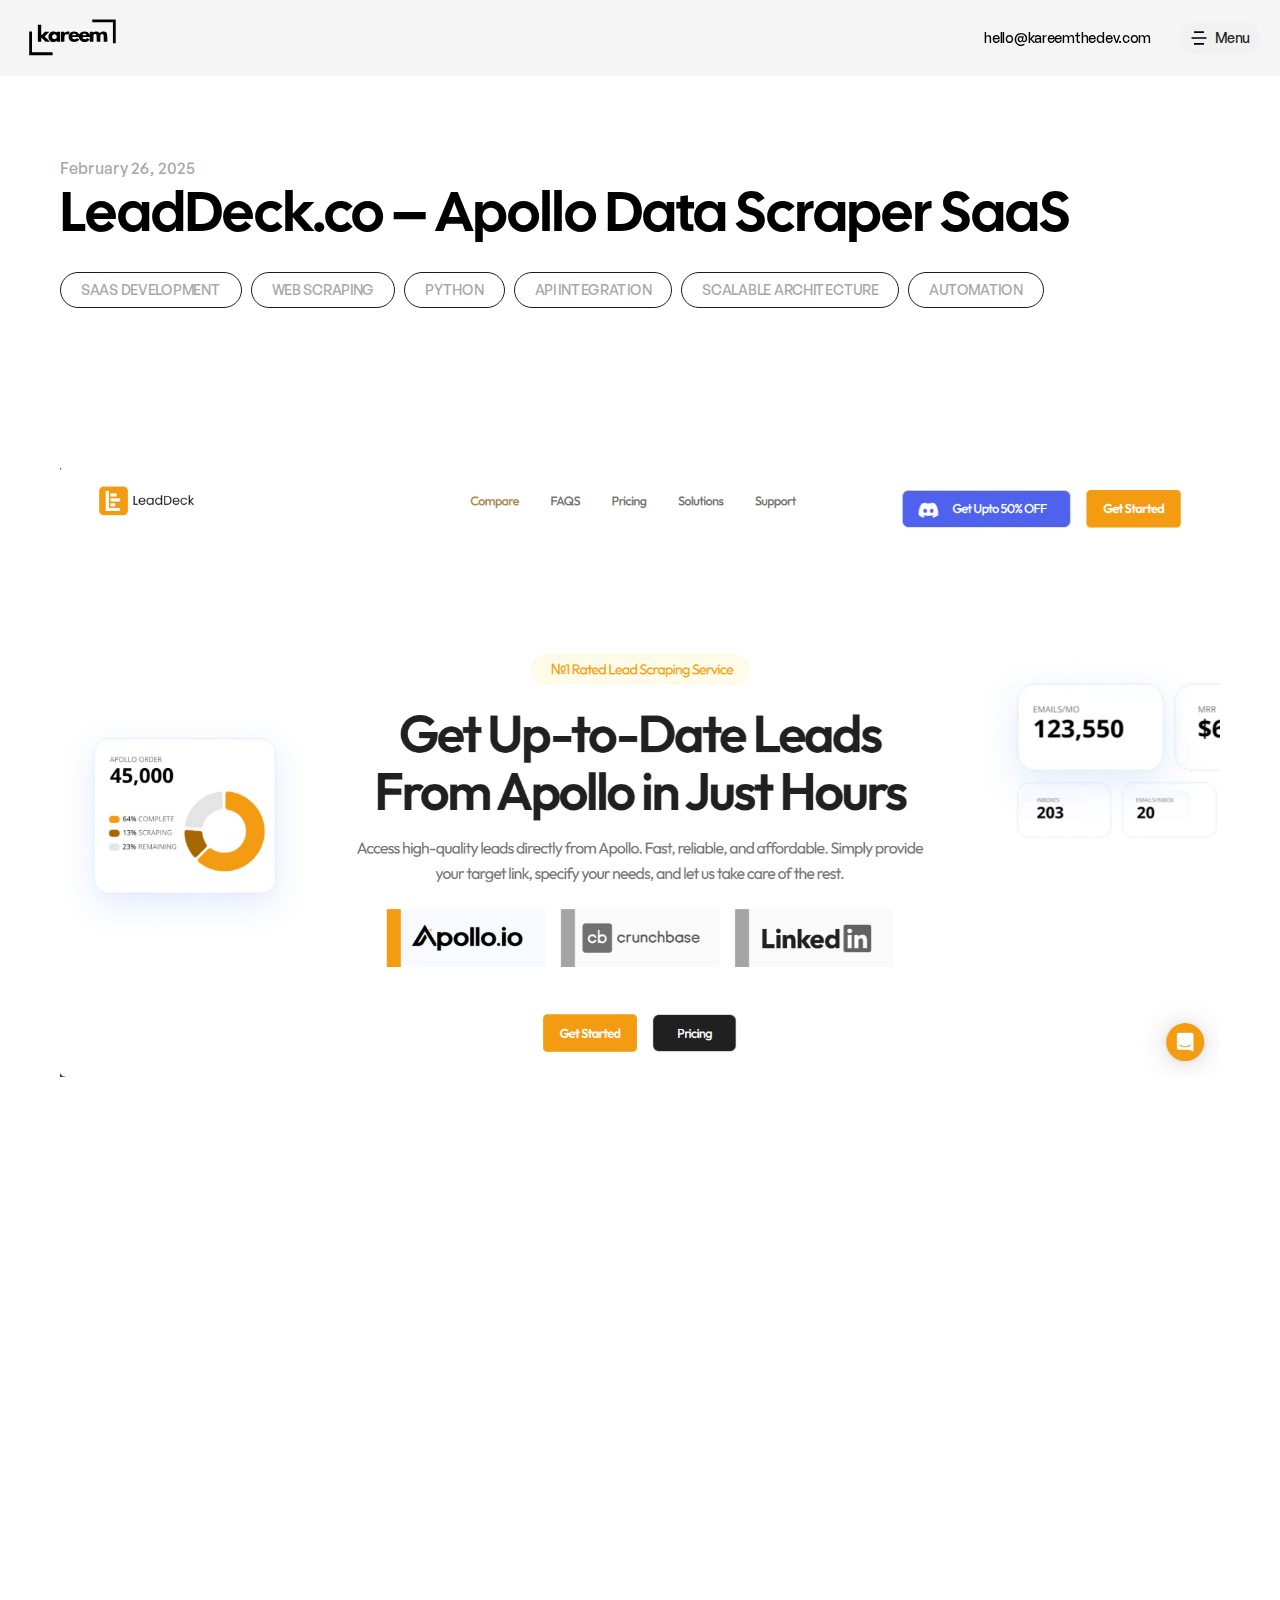
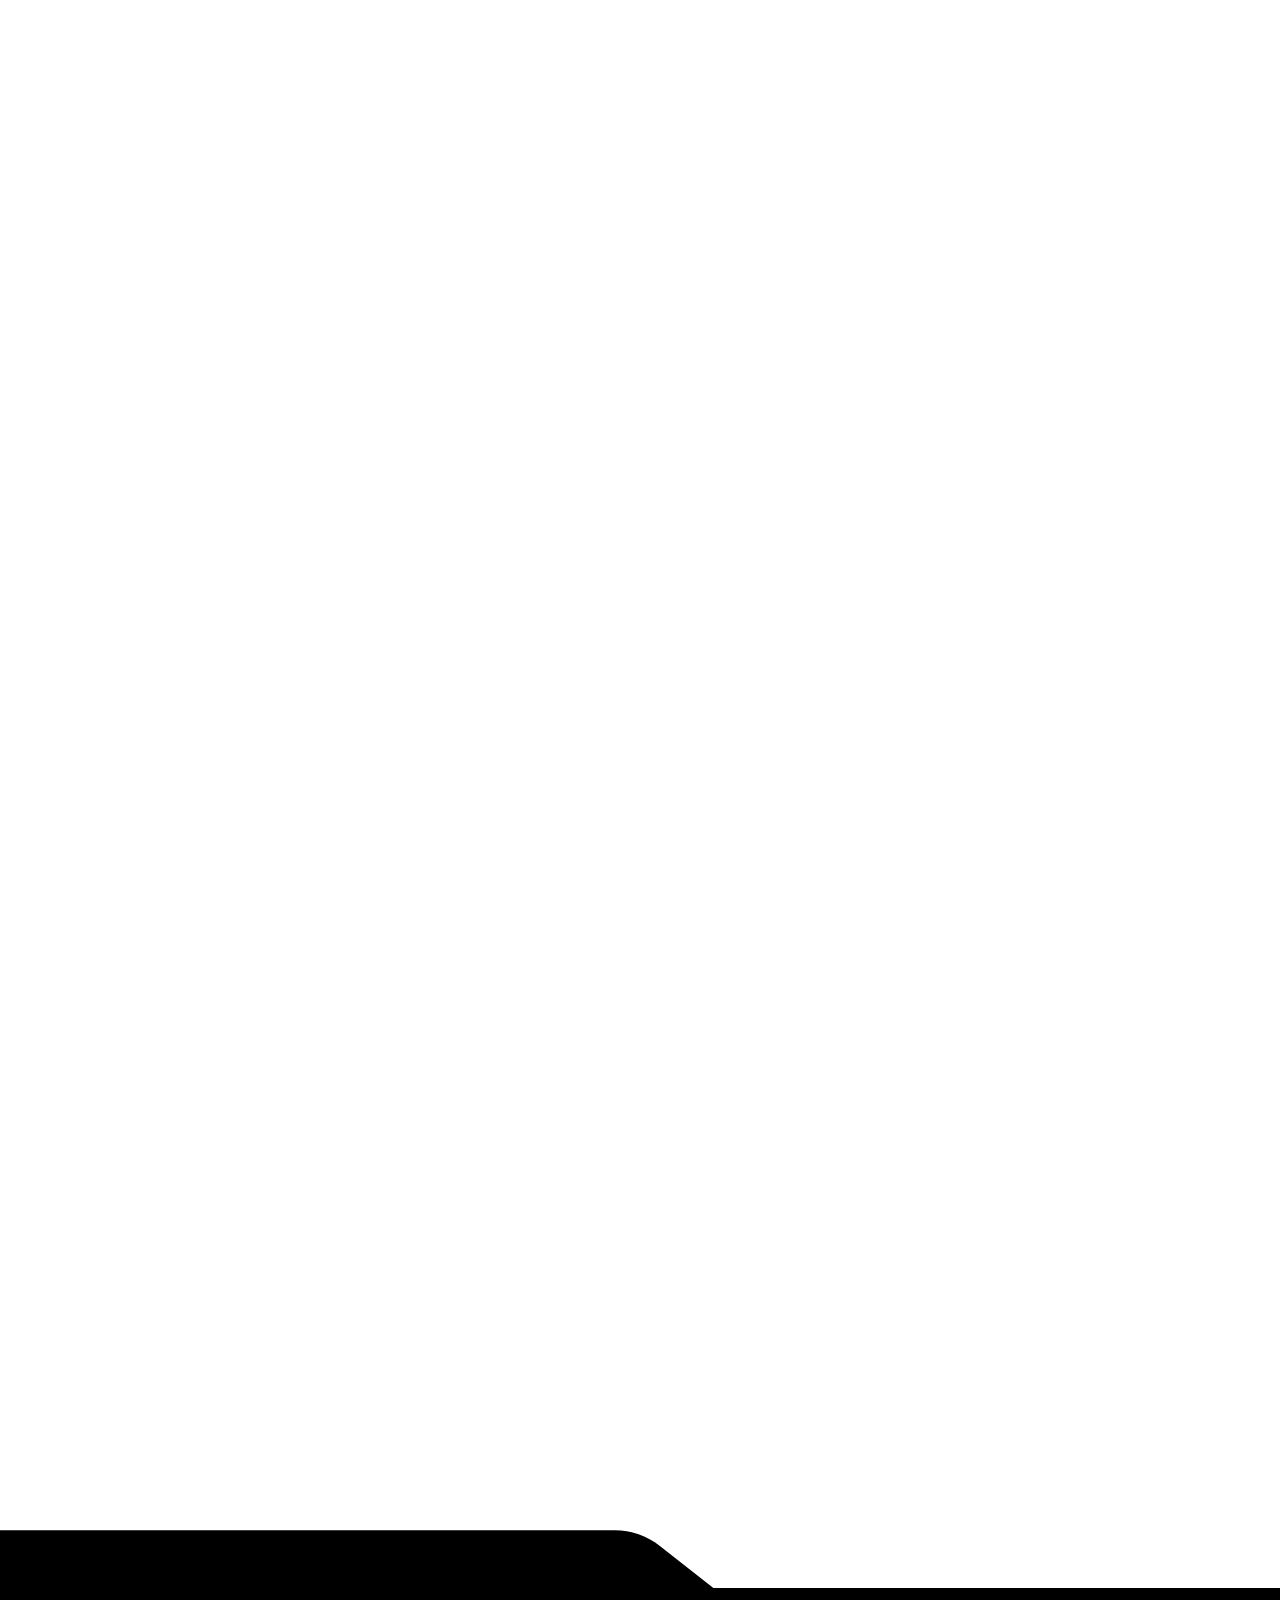
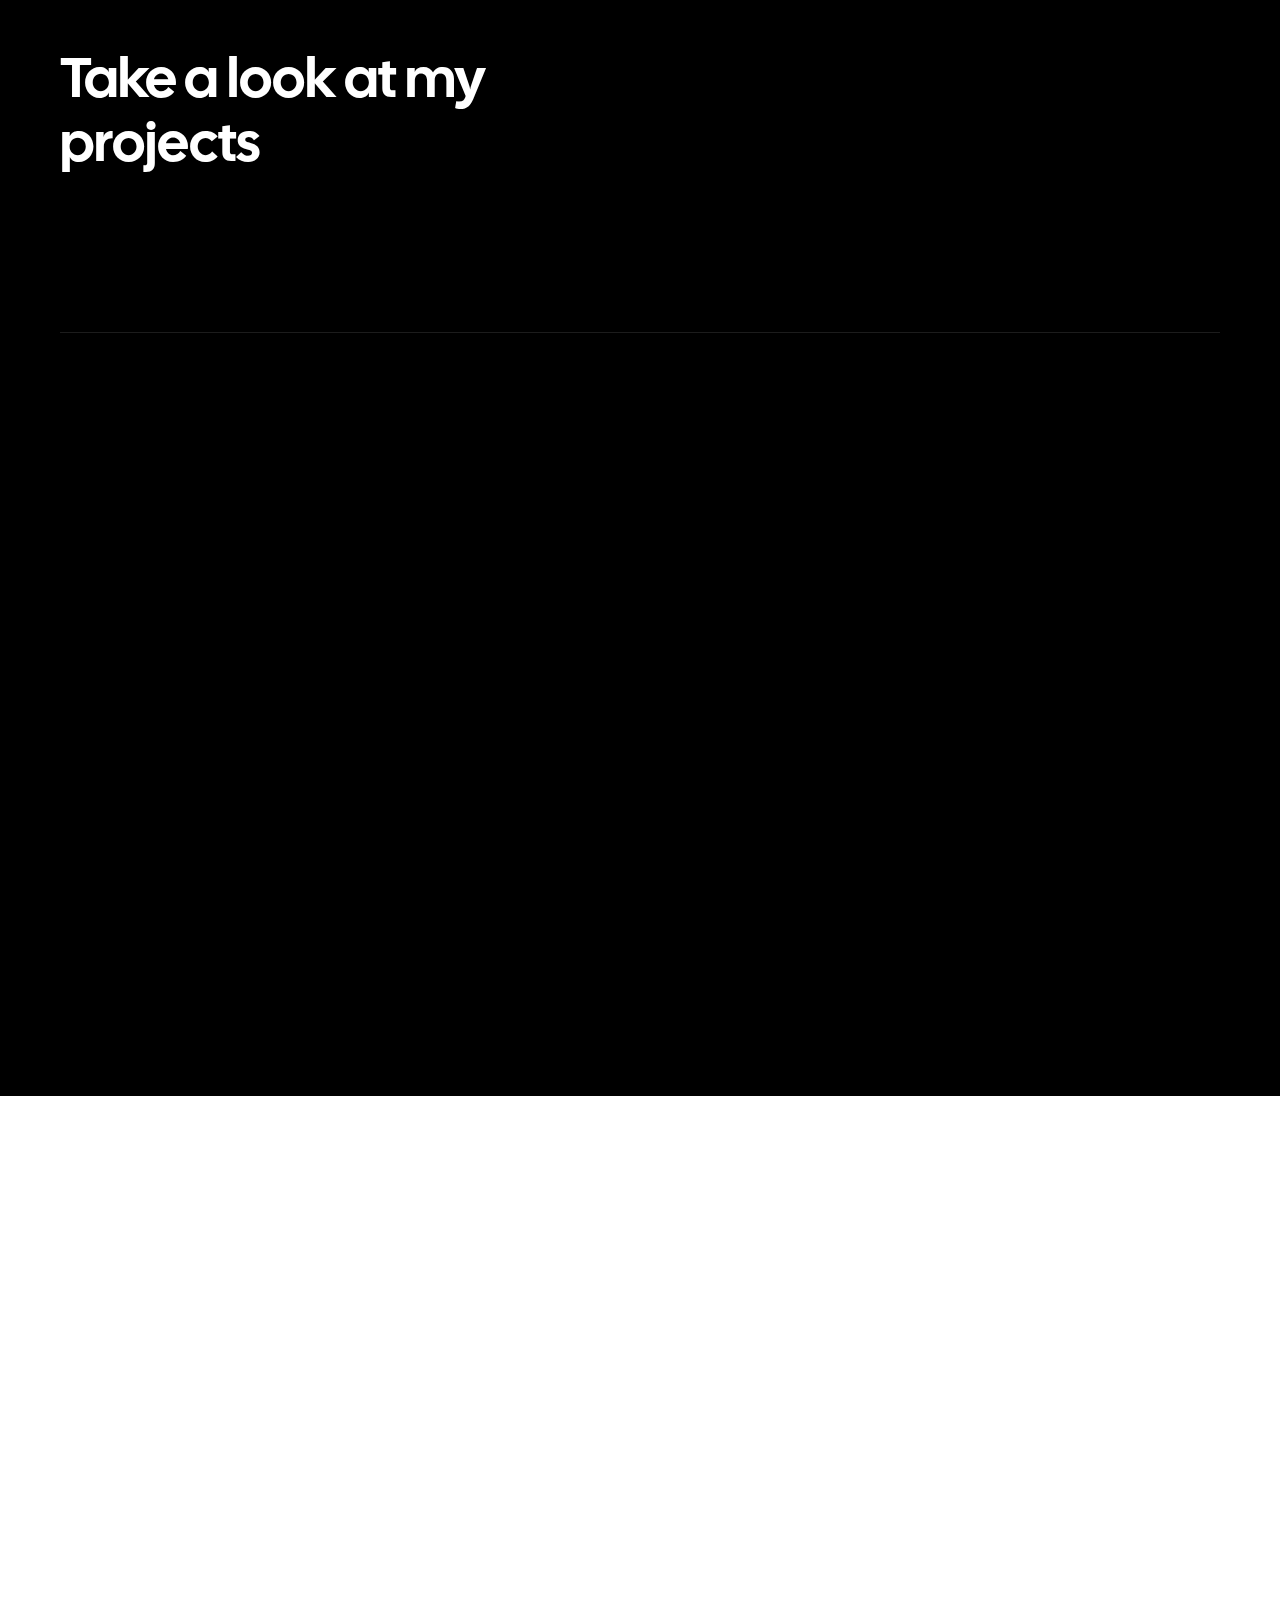
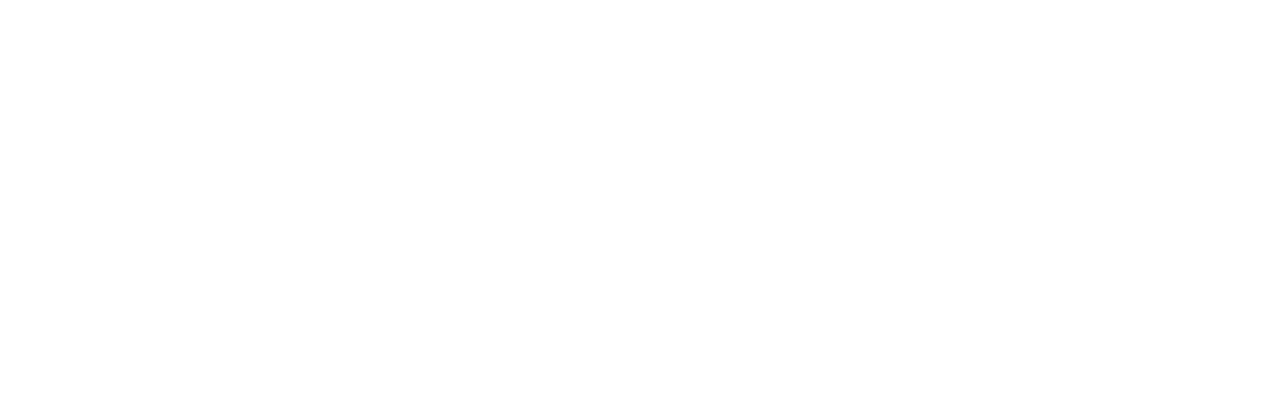
<file: leaddeck.html>
<!DOCTYPE html>
<html
  data-wf-domain="gitos---portfolio-template.webflow.io"
  data-wf-page="67294a1249ad9582c0eb46a0"
  data-wf-site="672898f5402975f8de17cc9b"
  data-wf-status="1"
  lang="en"
  data-wf-locale="en"
  data-wf-collection="67294a1249ad9582c0eb4692"
  data-wf-item-slug="portfolio-website-8"
>
  <head>
    <meta charset="utf-8" />
    <title>I Build. You Win - Kareem</title>
    <meta content="width=device-width, initial-scale=1" name="viewport" />
    <meta content="Webflow" name="generator" />
    <link
      href="css/gitos---portfolio-template.webflow.16660538a.css"
      rel="stylesheet"
      type="text/css"
    />
    <script type="text/javascript">
      !(function (o, c) {
        var n = c.documentElement,
          t = " w-mod-";
        (n.className += t + "js"),
          ("ontouchstart" in o ||
            (o.DocumentTouch && c instanceof DocumentTouch)) &&
            (n.className += t + "touch");
      })(window, document);
    </script>
    <link href="images/favicon.ico" rel="shortcut icon" type="image/x-icon" />
    <link href="images/webclip.png" rel="apple-touch-icon" />
  </head>
  <body>
    <div
      data-animation="default"
      data-collapse="all"
      data-duration="400"
      data-easing="ease"
      data-easing2="ease"
      role="banner"
      class="navbar w-nav"
    >
      <div class="navbar-container">
        <div class="navbar-wrapper">
          <a
            href="/"
            aria-current="page"
            class="navbar-brand w-nav-brand w--current"
            ><img
              src="images/6728a2e82dd4b564ae839da8_gitos.svg"
              loading="lazy"
              alt=""
          /></a>
          <div class="nav-menu-outer">
            <a
              data-w-id="9a59b2bc-67d3-93af-bb46-e878d365ad28"
              href="mailto:hello@kareemthedev.com"
              class="mail-link w-inline-block"
              target="_blank"
              ><p class="body-medium-02">hello@kareemthedev.com</p>
              <div class="mail-border"></div
            ></a>
            <div data-hover="false" data-delay="0" class="nav-drop w-dropdown">
              <div class="dropdown-toggle w-dropdown-toggle">
                <div class="menu-button">
                  <div class="menu-outer">
                    <div class="menu-button-icon-wrap">
                      <img
                        src="images/678fe6904db87481a83e47ec_Frame%20%282%29.svg"
                        loading="lazy"
                        alt=""
                        class="menu-button-icon"
                      />
                      <div class="body-medium-02">Menu</div>
                    </div>
                    <img
                      src="images/6728a2e8707eb3df7b79e305_Frame.svg"
                      loading="lazy"
                      alt=""
                      class="menu-button-icon-open"
                    />
                  </div>
                </div>
              </div>
              <nav class="dropdown-list w-dropdown-list">
                <ul role="list" class="nav-menu w-list-unstyled">
                  <li class="list-item">
                    <a
                      href="/"
                      aria-current="page"
                      class="nav-link w-inline-block w--current"
                      ><img
                        src="images/6728a2e842553ae958c4cac3_flag-dynamic-color.svg"
                        loading="lazy"
                        alt=""
                        class="nav-link-icon"
                      />
                      <p class="body-medium-02">Home</p></a
                    >
                  </li>
                  <li
                    id="w-node-_527992f5-cfc0-a348-64a4-b19d4b32ad97-4b32ad86"
                    class="list-item"
                  >
                    <a href="/#about" class="nav-link w-inline-block"
                      ><img
                        src="images/6728a2e82287d76e7d54b5d7_boy-dynamic-color.svg"
                        loading="lazy"
                        alt=""
                        class="nav-link-icon"
                      />
                      <p class="body-medium-02">About</p></a
                    >
                  </li>
                  <li
                    id="w-node-_527992f5-cfc0-a348-64a4-b19d4b32ad9c-4b32ad86"
                    class="list-item"
                  >
                    <a href="https://cal.com/abdulkareem-elelu/15min" target="_blank" class="nav-link w-inline-block"
                      ><img
                        src="images/6728a2e92f6ae8c505adb4b3_mail-dynamic-color.svg"
                        loading="lazy"
                        alt=""
                        class="nav-link-icon"
                      />
                      <p class="body-medium-02">Contact</p></a
                    >
                  </li>
                  <li
                    id="w-node-_527992f5-cfc0-a348-64a4-b19d4b32ada1-4b32ad86"
                    class="list-item"
                  >
                    <a href="/#project" class="nav-link w-inline-block"
                      ><img
                        src="images/6728a2e8aaf0a34b1bc5d368_fire-dynamic-color.svg"
                        loading="lazy"
                        alt=""
                        class="nav-link-icon"
                      />
                      <p class="body-medium-02">Project</p></a
                    >
                  </li>
                  <li
                    id="w-node-_527992f5-cfc0-a348-64a4-b19d4b32ada6-4b32ad86"
                    class="list-item"
                  >
                    <a href="/#blog" class="nav-link w-inline-block"
                      ><img
                        src="images/6728a2e936b6f728c1439393_notebook-dynamic-color.svg"
                        loading="lazy"
                        alt=""
                        class="nav-link-icon"
                      />
                      <p class="body-medium-02">Articles</p></a
                    >
                  </li>
                  <li
                    id="w-node-_527992f5-cfc0-a348-64a4-b19d4b32adab-4b32ad86"
                  >
                    <div class="navbar-social-wrap">
                      <a
                        href="https://www.github.com/justkareem"
                        target="_blank"
                        class="nav-social-link-02 _01 w-inline-block"
                        ><img
                          src="images/6728a2e8bf64a2c2d5cb8d8f_Frame-3.svg"
                          loading="lazy"
                          alt=""
                          class="nav-link-icon"
                        />
                        <p class="body-medium-02">Github</p></a
                      ><a
                        href="https://t.me/justkareem"
                        target="_blank"
                        class="nav-social-link-02 _01 w-inline-block"
                        ><img
                          src="images/6757f8729ea607dd8d3cbb8a_Frame%20%284%29.svg"
                          loading="lazy"
                          alt=""
                          class="nav-link-icon"
                        />
                        <p class="body-medium-02">Telegram</p></a
                      ><a
                        href="https://www.linkedin.com/in/elelu-kareem/"
                        target="_blank"
                        class="nav-social-link-02 _01 w-inline-block"
                        ><img
                          src="images/6757f862cf5a01453f928b58_Frame%20%283%29.svg"
                          loading="lazy"
                          alt=""
                          class="nav-link-icon"
                        />
                        <p class="body-medium-02">Linkedin</p></a
                      >
                    </div>
                  </li>
                </ul>
              </nav>
            </div>
          </div>
        </div>
      </div>
    </div>
    <section class="project-single-hero">
  <div class="project-single-container">
    <div class="sec-01-color">
      <p class="body-medium-01">
        February 26, 2025
      </p>
    </div>
    <div class="project-title-box">
      <h1 class="heading-01">
        LeadDeck.co – Apollo Data Scraper SaaS
      </h1>
    </div>
    <div class="project-tags-wrap">
      <div class="project-tag">
        <p class="body-medium-large-02">SaaS Development</p>
      </div>
      <div class="project-tag">
        <p class="body-medium-large-02">Web Scraping</p>
      </div>
      <div class="project-tag">
        <p class="body-medium-large-02">Python</p>
      </div>
      <div class="project-tag">
        <p class="body-medium-large-02">API Integration</p>
      </div>
      <div class="project-tag">
        <p class="body-medium-large-02">Scalable Architecture</p>
      </div>
      <div class="project-tag">
        <p class="body-medium-large-02">Automation</p>
      </div>
    </div>
    <div class="project-details">
      <div class="project-details-row">
            <div class="project-rich-img w-richtext">
              <figure
                style="max-width: 2320px"
                class="w-richtext-align-fullwidth w-richtext-figure-type-image"
              >
                <div>
                  <img
                    src="images/leaddeck_screenshot.png"
                    loading="lazy"
                    alt="Food Ordering System Screenshot"
                  />
                </div>
              </figure>
            </div>
            </div>
      <div class="project-details-row">
        <div class="rich-text-ttile">
          <h3 class="sub-heading-03">About the Project</h3>
        </div>
        <div class="project-rich-text w-richtext">
          <p>
            <strong>LeadDeck.co</strong> is a powerful SaaS platform designed to scrape and process high-volume lead data from <strong>Apollo.io</strong>. As the <strong>sole developer</strong>, I took the project from concept to a fully operational product capable of scraping <strong>over 5 million leads per month</strong>, with a scalable infrastructure that can easily handle higher volumes.
          </p>
          <p>
            The platform provides businesses with enriched lead data, optimizing prospecting processes and boosting sales efficiency.
          </p>
        </div>
      </div>
      <div class="project-details-row">
        <div class="rich-text-ttile">
          <h3 class="sub-heading-03">Challenge</h3>
        </div>
        <div class="project-rich-text w-richtext">
          <p>
            - Designing a <strong>scalable architecture</strong> to handle millions of data points monthly without performance degradation.
          </p>
          <p>
            - Managing <strong>Apollo.io's request limits and anti-scraping measures</strong> while maintaining high throughput.
          </p>
          <p>
            - Ensuring <strong>data accuracy</strong>, efficient storage, and real-time processing while keeping the scraping operations undetected.
          </p>
        </div>
      </div>
      <div class="project-details-row">
        <div class="rich-text-ttile">
          <h3 class="sub-heading-03">Process</h3>
        </div>
        <div class="project-rich-text w-richtext">
          <p>
            - Implemented a <strong>highly scalable architecture</strong> capable of handling large volumes of data with minimal downtime.
          </p>
          <p>
            - Built <strong>efficient scraping workflows</strong> that ensure compliance with platform constraints while maximizing throughput.
          </p>
          <p>
            - Integrated <strong>dynamic optimization techniques</strong> to enhance data retrieval efficiency and accuracy.
          </p>
          <p>
            - Focused on <strong>reliable automation</strong>, robust error handling, and system resilience for uninterrupted operations.
          </p>
          <p>
            - Prioritized <strong>data security</strong> and <strong>user privacy</strong> throughout the system.
          </p>
        </div>
      </div>
      <div class="project-details-row">
            <div class="project-rich-img w-richtext">
              <figure
                style="max-width: 2320px"
                class="w-richtext-align-fullwidth w-richtext-figure-type-image"
              >
                <div>
                  <img
                    src="images/leaddeck_screenshot_2.png"
                    loading="lazy"
                    alt="Food Ordering System Screenshot"
                  />
                </div>
              </figure>
            </div>
            </div>
      <div class="project-details-row">
        <div class="rich-text-ttile">
          <h3 class="sub-heading-03">Outcome</h3>
        </div>
        <div class="project-rich-text w-richtext">
          <p>
            - The platform successfully scrapes <strong>over 5 million leads per month</strong> with <strong>99.9% uptime</strong> and <strong>high data accuracy</strong>.
          </p>
          <p>
            - The underlying architecture allows for <strong>easy scaling</strong>, capable of handling <strong>tens of millions of leads per month</strong> with minimal modifications.
          </p>
          <p>
            - Businesses using LeadDeck.co have streamlined their prospecting processes, gaining <strong>real-time access to enriched, high-quality lead data</strong>.
          </p>
          <p>
            - Achieved <strong>cost-efficient operations</strong> by optimizing resource allocation, ensuring profitability even at high scraping volumes.
          </p>
        </div>
      </div>
      <div class="project-details-row">
        <div class="rich-text-ttile">
          <h3 class="sub-heading-03">Conclusion</h3>
        </div>
        <div class="project-rich-text w-richtext">
          <p>
            <strong>LeadDeck.co</strong> represents my expertise in building <strong>scalable SaaS solutions</strong> from the ground up. By combining advanced web scraping techniques, efficient system design, and robust automation, I delivered a high-performance, enterprise-grade product capable of handling massive data volumes.
          </p>
          <p>
            This project demonstrates my ability to <strong>transform ideas into market-ready products</strong>, handle complex technical challenges independently, and build scalable infrastructures for future growth.
          </p>
        </div>
      </div>
    </div>
  </div>
</section>

    <section class="project">
      <div class="project-container">
        <h1 class="heading-01">Take a look at my <br />projects</h1>
        <div
          data-current="Tab 1"
          data-easing="ease"
          data-duration-in="300"
          data-duration-out="100"
          class="project-tab w-tabs"
        >
          <div
            data-w-id="15b9916e-9968-669b-460d-9ae5e9052037"
            class="project-tab-menu w-tab-menu"
          >
            <a
              data-w-tab="Tab 1"
              class="project-tab-link w-inline-block w-tab-link w--current"
              ><div class="body-medium-01">All</div></a
            >
          </div>
          <div class="project-tab-content w-tab-content">
            <div data-w-tab="Tab 1" class="w-tab-pane w--tab-active">
              <div class="w-dyn-list">
                <div role="list" class="project-list w-dyn-items">
                  <div
                    data-w-id="15b9916e-9968-669b-460d-9ae5e905204b"
                    role="listitem"
                    class="w-dyn-item"
                  >
                    <a
                      data-w-id="15b9916e-9968-669b-460d-9ae5e905204c"
                      href="/leaddeck.html"
                      class="project-card w-inline-block"
                      ><div
                        id="w-node-_4f3a9b0c-ba2d-bd0e-495a-b48d78ebb168-e9052030"
                        class="project-card-img"
                      >
                        <img
                          id="w-node-_15b9916e-9968-669b-460d-9ae5e9052058-e9052030"
                          loading="lazy"
                          alt=""
                          src="images/6729df96cb65d317d29542ca_image-3.png"
                          sizes="(max-width: 479px) 100vw, (max-width: 767px) 62vw, (max-width: 991px) 60vw, (max-width: 1439px) 48vw, (max-width: 1919px) 603.2073364257812px, 31vw"
                          srcset="
                            images/6729df96cb65d317d29542ca_image-3-p-500.png 500w,
                            images/6729df96cb65d317d29542ca_image-3-p-800.png 800w,
                            images/6729df96cb65d317d29542ca_image-3.png       865w
                          "
                          class="proejct-img"
                        />
                      </div>
                      <div
                        id="w-node-_15b9916e-9968-669b-460d-9ae5e905204d-e9052030"
                        class="project-logo-wrap"
                      >
                        <img
                          loading="lazy"
                          src="images/leaddeck.svg"
                          alt=""
                          class="project-logo"
                        />
                      </div>
                      <div
                        id="w-node-_15b9916e-9968-669b-460d-9ae5e905204f-e9052030"
                        class="project-tags-wrap-02"
                      >
                        <div class="project-tag">
                          <p class="body-medium-large-02">Data Scraping</p>
                        </div>
                        <div class="project-tag">
                          <p class="body-medium-large-02">SaaS</p>
                        </div>
                      </div>
                      <div
                        id="w-node-_15b9916e-9968-669b-460d-9ae5e9052054-e9052030"
                        class="proejct-date-wrap"
                      >
                        <p class="body-medium-01">November 13, 2024</p>
                      </div>
                      <div
                        id="w-node-_4dd763f8-0dd2-5005-8562-1221200a73c6-e9052030"
                        class="learn-more-btn-black"
                      >
                        <div>Read more</div>
                      </div></a
                    >
                  </div>
                  <div
                    data-w-id="15b9916e-9968-669b-460d-9ae5e905204b"
                    role="listitem"
                    class="w-dyn-item"
                  >
                    <a
                      data-w-id="15b9916e-9968-669b-460d-9ae5e905204c"
                      href="/tau_foods.html"
                      class="project-card w-inline-block"
                      ><div
                        id="w-node-_4f3a9b0c-ba2d-bd0e-495a-b48d78ebb168-e9052030"
                        class="project-card-img"
                      >
                        <img
                          id="w-node-_15b9916e-9968-669b-460d-9ae5e9052058-e9052030"
                          loading="lazy"
                          alt=""
                          src="images/6729df7454e71ba773f09c48_image-2.png"
                          sizes="(max-width: 479px) 100vw, (max-width: 767px) 62vw, (max-width: 991px) 60vw, (max-width: 1439px) 48vw, (max-width: 1919px) 603.2073364257812px, 31vw"
                          srcset="
                            images/6729df7454e71ba773f09c48_image-2-p-500.png 500w,
                            images/6729df7454e71ba773f09c48_image-2-p-800.png 800w,
                            images/6729df7454e71ba773f09c48_image-2.png       865w
                          "
                          class="proejct-img"
                        />
                      </div>
                      <div
                        id="w-node-_15b9916e-9968-669b-460d-9ae5e905204d-e9052030"
                        class="project-logo-wrap"
                      >
                        <img
                          loading="lazy"
                          src="images/6729e00ff2ed1854c7b8800a_Group%201000021133.svg"
                          alt=""
                          class="project-logo"
                        />
                      </div>
                      <div
                        id="w-node-_15b9916e-9968-669b-460d-9ae5e905204f-e9052030"
                        class="project-tags-wrap-02"
                      >
                        <div class="project-tag">
                          <p class="body-medium-large-02">Food Ordering System</p>
                        </div>
                        <div class="project-tag">
                          <p class="body-medium-large-02">Restuarant Management</p>
                        </div>
                      </div>
                      <div
                        id="w-node-_15b9916e-9968-669b-460d-9ae5e9052054-e9052030"
                        class="proejct-date-wrap"
                      >
                        <p class="body-medium-01">November 13, 2024</p>
                      </div>
                      <div
                        id="w-node-_4dd763f8-0dd2-5005-8562-1221200a73c6-e9052030"
                        class="learn-more-btn-black"
                      >
                        <div>Read more</div>
                      </div></a
                    >
                  </div>
                  <div
                    data-w-id="15b9916e-9968-669b-460d-9ae5e905204b"
                    role="listitem"
                    class="w-dyn-item"
                  >
                    <a
                      data-w-id="15b9916e-9968-669b-460d-9ae5e905204c"
                      href="/twitter_project.html"
                      class="project-card w-inline-block"
                      ><div
                        id="w-node-_4f3a9b0c-ba2d-bd0e-495a-b48d78ebb168-e9052030"
                        class="project-card-img"
                      >
                        <img
                          id="w-node-_15b9916e-9968-669b-460d-9ae5e9052058-e9052030"
                          loading="lazy"
                          alt=""
                          src="images/6729df546fa22091603e7706_image-1.png"
                          sizes="(max-width: 479px) 100vw, (max-width: 767px) 62vw, (max-width: 991px) 60vw, (max-width: 1439px) 48vw, (max-width: 1919px) 603.2073364257812px, 31vw"
                          srcset="
                            images/6729df546fa22091603e7706_image-1-p-500.png 500w,
                            images/6729df546fa22091603e7706_image-1-p-800.png 800w,
                            images/6729df546fa22091603e7706_image-1.png       865w
                          "
                          class="proejct-img"
                        />
                      </div>
                      <div
                        id="w-node-_15b9916e-9968-669b-460d-9ae5e905204d-e9052030"
                        class="project-logo-wrap"
                      >
                        <img
                          loading="lazy"
                          src="images/6729dff36fa22091603f0cdd_Group%201000020968.svg"
                          alt=""
                          class="project-logo"
                        />
                      </div>
                      <div
                        id="w-node-_15b9916e-9968-669b-460d-9ae5e905204f-e9052030"
                        class="project-tags-wrap-02"
                      >
                        <div class="project-tag">
                          <p class="body-medium-large-02">Social Media Automation</p>
                        </div>
                      </div>
                      <div
                        id="w-node-_15b9916e-9968-669b-460d-9ae5e9052054-e9052030"
                        class="proejct-date-wrap"
                      >
                        <p class="body-medium-01">November 13, 2024</p>
                      </div>
                      <div
                        id="w-node-_4dd763f8-0dd2-5005-8562-1221200a73c6-e9052030"
                        class="learn-more-btn-black"
                      >
                        <div>Read more</div>
                      </div></a
                    >
                  </div>
                  <div
                    data-w-id="15b9916e-9968-669b-460d-9ae5e905204b"
                    role="listitem"
                    class="w-dyn-item"
                  >
                    <a
                      data-w-id="15b9916e-9968-669b-460d-9ae5e905204c"
                      href="/pumpfun_project.html"
                      class="project-card w-inline-block"
                      ><div
                        id="w-node-_4f3a9b0c-ba2d-bd0e-495a-b48d78ebb168-e9052030"
                        class="project-card-img"
                      >
                        <img
                          id="w-node-_15b9916e-9968-669b-460d-9ae5e9052058-e9052030"
                          loading="lazy"
                          alt=""
                          src="images/6729dfc05d744f8341b0f7e0_image.png"
                          sizes="(max-width: 479px) 100vw, (max-width: 767px) 62vw, (max-width: 991px) 60vw, (max-width: 1439px) 48vw, (max-width: 1919px) 603.2073364257812px, 31vw"
                          srcset="
                            images/6729dfc05d744f8341b0f7e0_image-p-500.png 500w,
                            images/6729dfc05d744f8341b0f7e0_image-p-800.png 800w,
                            images/6729dfc05d744f8341b0f7e0_image.png       865w
                          "
                          class="proejct-img"
                        />
                      </div>
                      <div
                        id="w-node-_15b9916e-9968-669b-460d-9ae5e905204d-e9052030"
                        class="project-logo-wrap"
                      >
                        <img
                          loading="lazy"
                          src="images/6729dfc6b2029beb5b1b81f0_Group%201000020967.svg"
                          alt=""
                          class="project-logo"
                        />
                      </div>
                      <div
                        id="w-node-_15b9916e-9968-669b-460d-9ae5e905204f-e9052030"
                        class="project-tags-wrap-02"
                      >
                        <div class="project-tag">
                          <p class="body-medium-large-02">High - Frequency Trading</p>
                        </div>
                      </div>
                      <div
                        id="w-node-_15b9916e-9968-669b-460d-9ae5e9052054-e9052030"
                        class="proejct-date-wrap"
                      >
                        <p class="body-medium-01">November 13, 2024</p>
                      </div>
                      <div
                        id="w-node-_4dd763f8-0dd2-5005-8562-1221200a73c6-e9052030"
                        class="learn-more-btn-black"
                      >
                        <div>Read more</div>
                      </div></a
                    >
                  </div>
                  <div
                    data-w-id="15b9916e-9968-669b-460d-9ae5e905204b"
                    role="listitem"
                    class="w-dyn-item"
                  >
                    <a
                      data-w-id="15b9916e-9968-669b-460d-9ae5e905204c"
                      href="/telegram_bot.html"
                      class="project-card w-inline-block"
                      ><div
                        id="w-node-_4f3a9b0c-ba2d-bd0e-495a-b48d78ebb168-e9052030"
                        class="project-card-img"
                      >
                        <img
                          id="w-node-_15b9916e-9968-669b-460d-9ae5e9052058-e9052030"
                          loading="lazy"
                          alt=""
                          src="images/6729df96cb65d317d29542ca_image-3.png"
                          sizes="(max-width: 479px) 100vw, (max-width: 767px) 62vw, (max-width: 991px) 60vw, (max-width: 1439px) 48vw, (max-width: 1919px) 603.2073364257812px, 31vw"
                          srcset="
                            images/6729df96cb65d317d29542ca_image-3-p-500.png 500w,
                            images/6729df96cb65d317d29542ca_image-3-p-800.png 800w,
                            images/6729df96cb65d317d29542ca_image-3.png       865w
                          "
                          class="proejct-img"
                        />
                      </div>
                      <div
                        id="w-node-_15b9916e-9968-669b-460d-9ae5e905204d-e9052030"
                        class="project-logo-wrap"
                      >
                        <img
                          loading="lazy"
                          src="images/6729df912002f5bbc1607068_Group%201000020966.svg"
                          alt=""
                          class="project-logo"
                        />
                      </div>
                      <div
                        id="w-node-_15b9916e-9968-669b-460d-9ae5e905204f-e9052030"
                        class="project-tags-wrap-02"
                      >
                        <div class="project-tag">
                          <p class="body-medium-large-02">Community Management</p>
                        </div>
                      </div>
                      <div
                        id="w-node-_15b9916e-9968-669b-460d-9ae5e9052054-e9052030"
                        class="proejct-date-wrap"
                      >
                        <p class="body-medium-01">November 13, 2024</p>
                      </div>
                      <div
                        id="w-node-_4dd763f8-0dd2-5005-8562-1221200a73c6-e9052030"
                        class="learn-more-btn-black"
                      >
                        <div>Read more</div>
                      </div></a
                    >
                  </div>
                  <div
                    data-w-id="15b9916e-9968-669b-460d-9ae5e905204b"
                    role="listitem"
                    class="w-dyn-item"
                  >
                    <a
                      data-w-id="15b9916e-9968-669b-460d-9ae5e905204c"
                      href="/tiktok_project.html"
                      class="project-card w-inline-block"
                      ><div
                        id="w-node-_4f3a9b0c-ba2d-bd0e-495a-b48d78ebb168-e9052030"
                        class="project-card-img"
                      >
                        <img
                          id="w-node-_15b9916e-9968-669b-460d-9ae5e9052058-e9052030"
                          loading="lazy"
                          alt=""
                          src="images/6729df7454e71ba773f09c48_image-2.png"
                          sizes="(max-width: 479px) 100vw, (max-width: 767px) 62vw, (max-width: 991px) 60vw, (max-width: 1439px) 48vw, (max-width: 1919px) 603.2073364257812px, 31vw"
                          srcset="
                            images/6729df7454e71ba773f09c48_image-2-p-500.png 500w,
                            images/6729df7454e71ba773f09c48_image-2-p-800.png 800w,
                            images/6729df7454e71ba773f09c48_image-2.png       865w
                          "
                          class="proejct-img"
                        />
                      </div>
                      <div
                        id="w-node-_15b9916e-9968-669b-460d-9ae5e905204d-e9052030"
                        class="project-logo-wrap"
                      >
                        <img
                          loading="lazy"
                          src="images/6729df79f2a2d29bbf5709a1_Group%201000020965.svg"
                          alt=""
                          class="project-logo"
                        />
                      </div>
                      <div
                        id="w-node-_15b9916e-9968-669b-460d-9ae5e905204f-e9052030"
                        class="project-tags-wrap-02"
                      >
                        <div class="project-tag">
                          <p class="body-medium-large-02">Social Media</p>
                        </div>
                        <div class="project-tag">
                          <p class="body-medium-large-02">Automation</p>
                        </div>
                      </div>
                      <div
                        id="w-node-_15b9916e-9968-669b-460d-9ae5e9052054-e9052030"
                        class="proejct-date-wrap"
                      >
                        <p class="body-medium-01">November 13, 2024</p>
                      </div>
                      <div
                        id="w-node-_4dd763f8-0dd2-5005-8562-1221200a73c6-e9052030"
                        class="learn-more-btn-black"
                      >
                        <div>Read more</div>
                      </div></a
                    >
                  </div>
                </div>
              </div>
            </div>
          </div>
        </div>
      </div>
      <div class="black-bg"></div>
    </section>
    <div>
      <section class="footer">
        <div
          data-w-id="bd2841e6-414d-3bc2-2bf7-cedabf481027"
          class="footer-container"
        >
          <div class="footer-card-outer">
            <div class="footer-card">
              <div class="card-hole-wrap">
                <div class="card-hole">
                  <div class="card-strip">
                    <img
                      src="images/6728a2e954d485a9e480a435_Group%204.svg"
                      loading="lazy"
                      alt=""
                    />
                  </div>
                </div>
              </div>
              <div class="footer-card-bottom">
                <div class="contact-line-wrap">
                  <p class="body-medium-02">
                    <span class="cantact-text">Contact</span>
                  </p>
                  <div class="line"></div>
                </div>
                <div class="contact-details">
                  <div class="contact-row">
                    <img
                      src="images/6728c21142152d113ae0b1e9_Frame-1.svg"
                      loading="lazy"
                      alt=""
                    />
                    <p class="body-medium-02">+234 902 305 8977</p>
                  </div>
                  <div class="contact-row">
                    <img
                      src="images/6728c211539052cf35537cec_Frame-2.svg"
                      loading="lazy"
                      alt=""
                    />
                    <p class="body-medium-02">hello@kareemthedev.com</p>
                  </div>
                  <div class="contact-row">
                    <img
                      src="images/6728c211a80c192d6e6f59ac_Frame-3.svg"
                      loading="lazy"
                      alt=""
                    />
                    <p class="body-medium-02">Abuja, Nigeria</p>
                  </div>
                </div>
                <a href="https://cal.com/abdulkareem-elelu/15min" class="book-yellow w-button" target="_blank"
                  >Book A Free Call</a
                >
              </div>
            </div>
            <img
              src="images/6728c2122533d0ce3474f617_Cone-White-Glossy.svg"
              loading="lazy"
              data-w-id="bd2841e6-414d-3bc2-2bf7-cedabf481042"
              alt=""
              class="hero-card-float-img-02"
            /><img
              src="images/6728b748a2e2ed31cf60cdae_Group%2021.svg"
              loading="lazy"
              alt=""
              class="shadow"
            />
          </div>
        </div>
      </section>
      
    </div>
    <script
      src="js/jquery-3.5.1.min.dc5e7f18c8.js"
      type="text/javascript"
      crossorigin="anonymous"
    ></script>
    <script
      src="js/webflow.63141febc194169b0bcebb013c682398.js"
      type="text/javascript"
    ></script>
  </body>
</html>
</file>
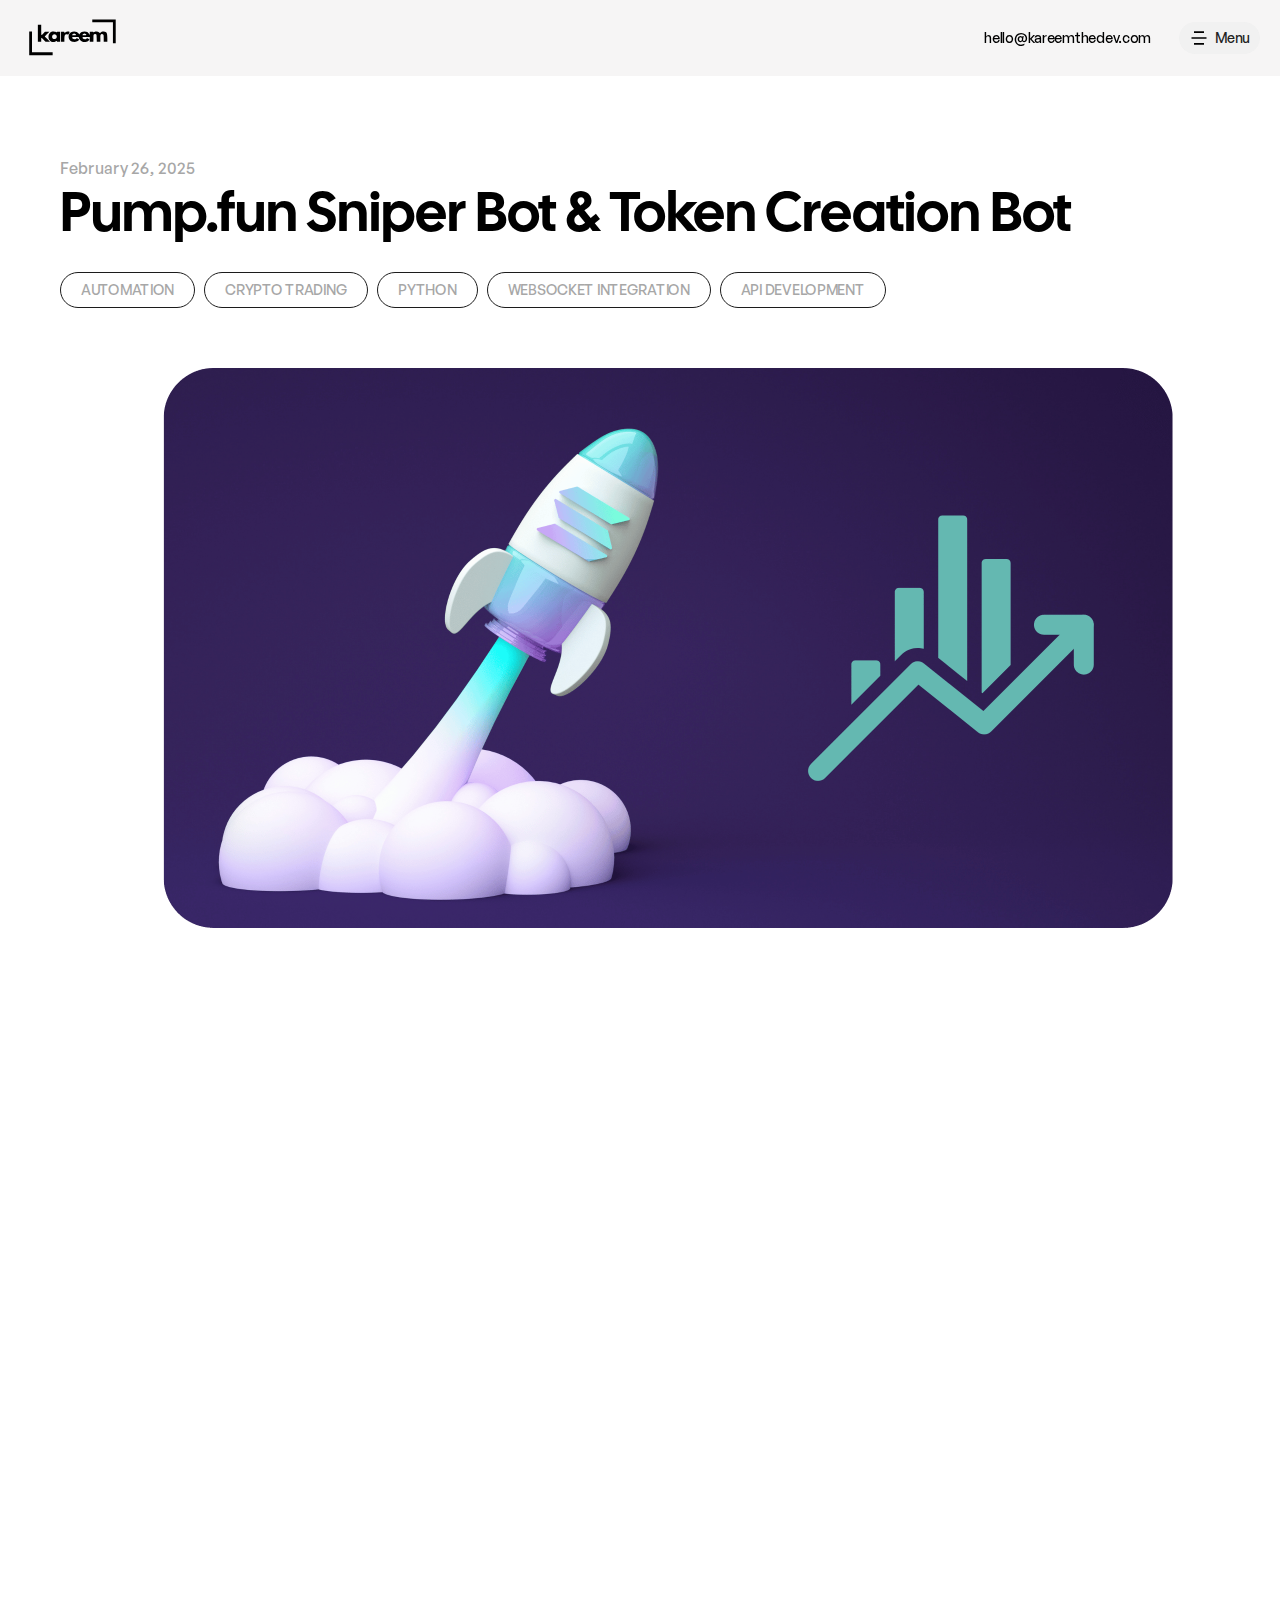
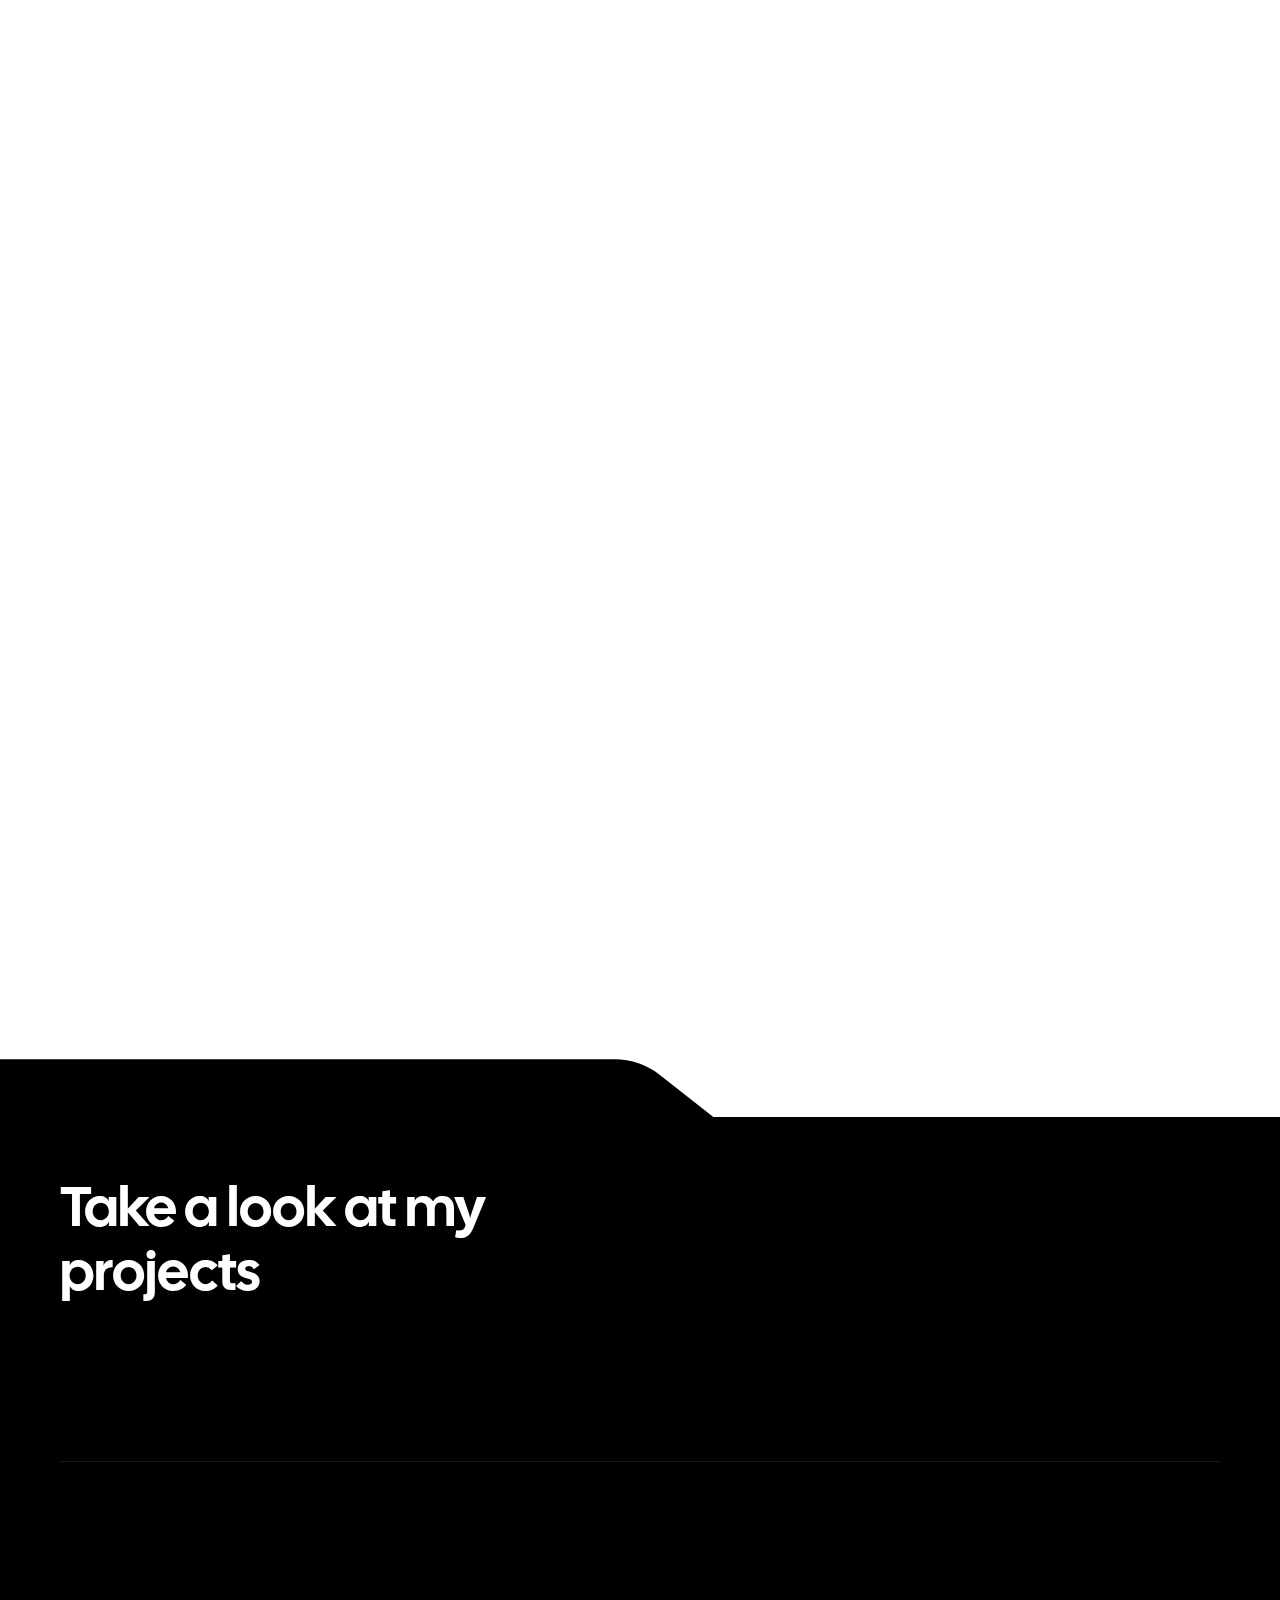
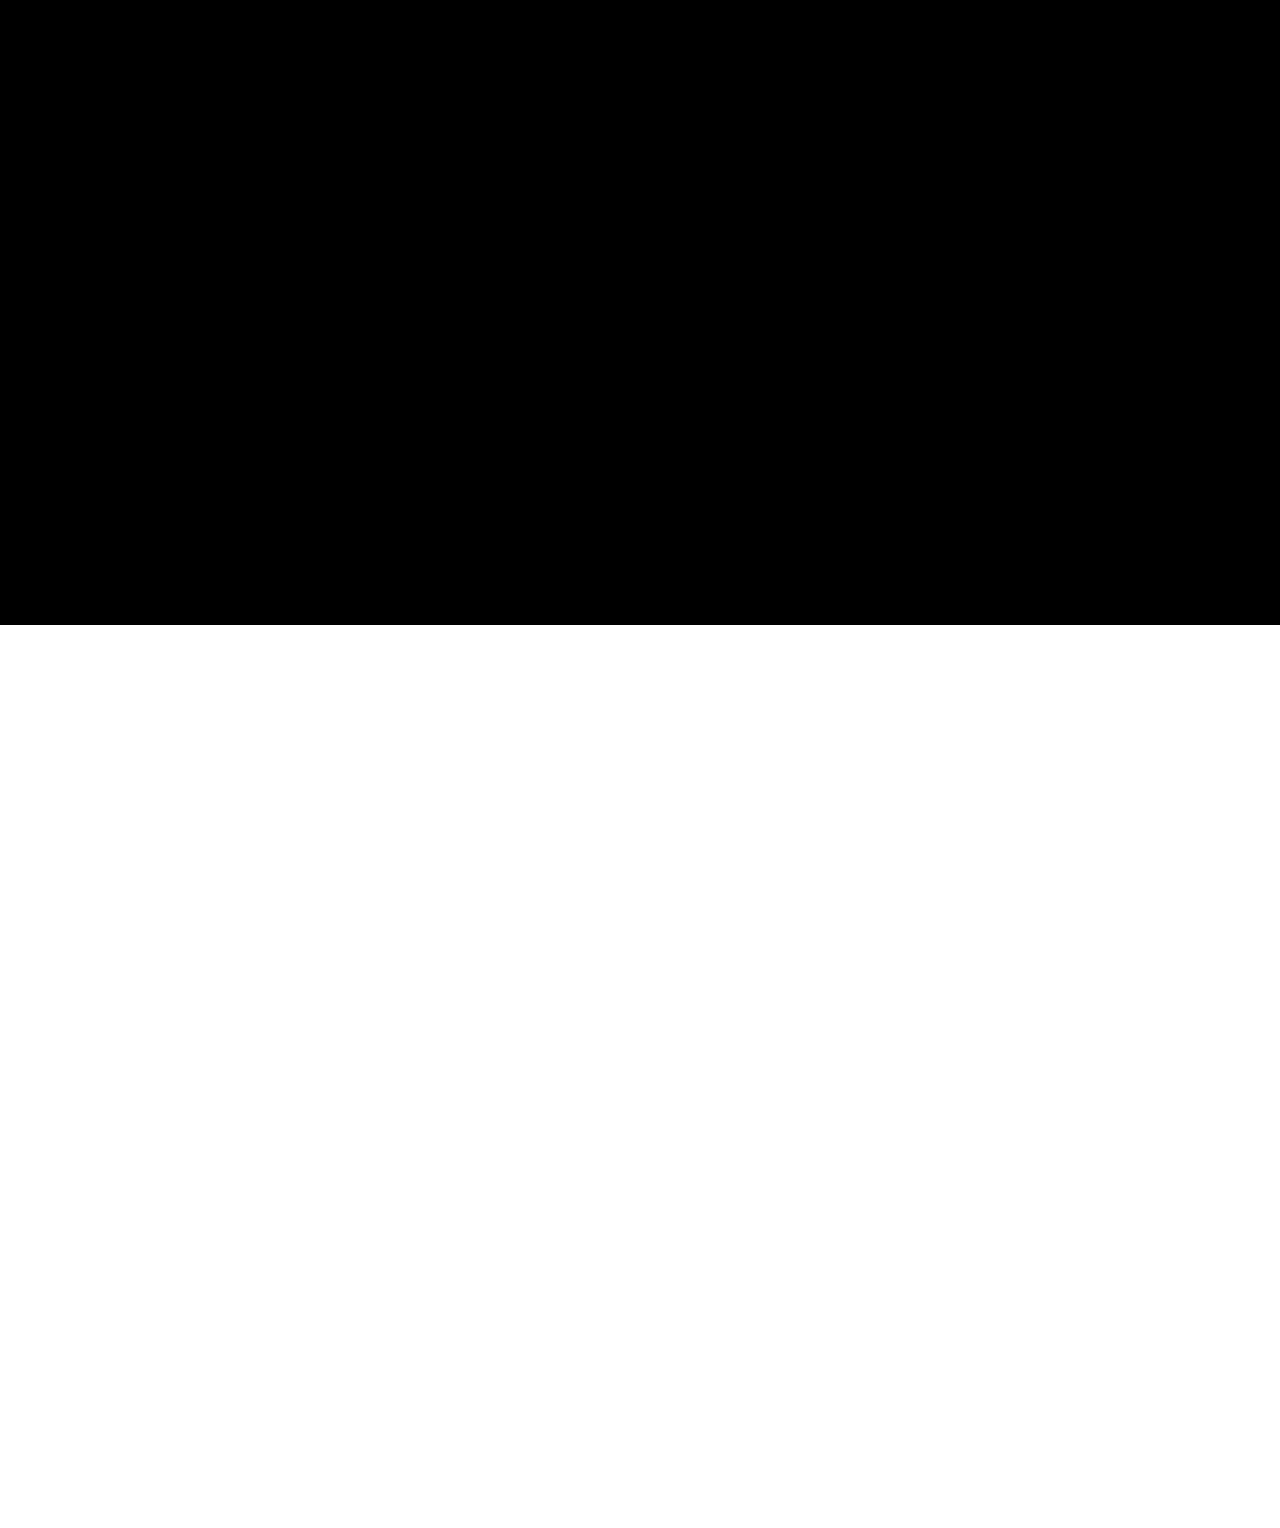
<file: pumpfun_project.html>
<!DOCTYPE html>
<html
  data-wf-domain="gitos---portfolio-template.webflow.io"
  data-wf-page="67294a1249ad9582c0eb46a0"
  data-wf-site="672898f5402975f8de17cc9b"
  data-wf-status="1"
  lang="en"
  data-wf-locale="en"
  data-wf-collection="67294a1249ad9582c0eb4692"
  data-wf-item-slug="portfolio-website-8"
>
  <head>
    <meta charset="utf-8" />
    <title>I Build. You Win - Kareem</title>
    <meta content="width=device-width, initial-scale=1" name="viewport" />
    <meta content="Webflow" name="generator" />
    <link
      href="css/gitos---portfolio-template.webflow.16660538a.css"
      rel="stylesheet"
      type="text/css"
    />
    <script type="text/javascript">
      !(function (o, c) {
        var n = c.documentElement,
          t = " w-mod-";
        (n.className += t + "js"),
          ("ontouchstart" in o ||
            (o.DocumentTouch && c instanceof DocumentTouch)) &&
            (n.className += t + "touch");
      })(window, document);
    </script>
    <link href="images/favicon.ico" rel="shortcut icon" type="image/x-icon" />
    <link href="images/webclip.png" rel="apple-touch-icon" />
  </head>
  <body>
    <div
      data-animation="default"
      data-collapse="all"
      data-duration="400"
      data-easing="ease"
      data-easing2="ease"
      role="banner"
      class="navbar w-nav"
    >
     <div class="navbar-container">
        <div class="navbar-wrapper">
          <a
            href="/"
            aria-current="page"
            class="navbar-brand w-nav-brand w--current"
            ><img
              src="images/6728a2e82dd4b564ae839da8_gitos.svg"
              loading="lazy"
              alt=""
          /></a>
          <div class="nav-menu-outer">
            <a
              data-w-id="9a59b2bc-67d3-93af-bb46-e878d365ad28"
              href="mailto:hello@kareemthedev.com"
              class="mail-link w-inline-block"
              target="_blank"
              ><p class="body-medium-02">hello@kareemthedev.com</p>
              <div class="mail-border"></div
            ></a>
            <div data-hover="false" data-delay="0" class="nav-drop w-dropdown">
              <div class="dropdown-toggle w-dropdown-toggle">
                <div class="menu-button">
                  <div class="menu-outer">
                    <div class="menu-button-icon-wrap">
                      <img
                        src="images/678fe6904db87481a83e47ec_Frame%20%282%29.svg"
                        loading="lazy"
                        alt=""
                        class="menu-button-icon"
                      />
                      <div class="body-medium-02">Menu</div>
                    </div>
                    <img
                      src="images/6728a2e8707eb3df7b79e305_Frame.svg"
                      loading="lazy"
                      alt=""
                      class="menu-button-icon-open"
                    />
                  </div>
                </div>
              </div>
              <nav class="dropdown-list w-dropdown-list">
                <ul role="list" class="nav-menu w-list-unstyled">
                  <li class="list-item">
                    <a
                      href="/"
                      aria-current="page"
                      class="nav-link w-inline-block w--current"
                      ><img
                        src="images/6728a2e842553ae958c4cac3_flag-dynamic-color.svg"
                        loading="lazy"
                        alt=""
                        class="nav-link-icon"
                      />
                      <p class="body-medium-02">Home</p></a
                    >
                  </li>
                  <li
                    id="w-node-_527992f5-cfc0-a348-64a4-b19d4b32ad97-4b32ad86"
                    class="list-item"
                  >
                    <a href="/#about" class="nav-link w-inline-block"
                      ><img
                        src="images/6728a2e82287d76e7d54b5d7_boy-dynamic-color.svg"
                        loading="lazy"
                        alt=""
                        class="nav-link-icon"
                      />
                      <p class="body-medium-02">About</p></a
                    >
                  </li>
                  <li
                    id="w-node-_527992f5-cfc0-a348-64a4-b19d4b32ad9c-4b32ad86"
                    class="list-item"
                  >
                    <a href="https://cal.com/abdulkareem-elelu/15min" target="_blank" class="nav-link w-inline-block"
                      ><img
                        src="images/6728a2e92f6ae8c505adb4b3_mail-dynamic-color.svg"
                        loading="lazy"
                        alt=""
                        class="nav-link-icon"
                      />
                      <p class="body-medium-02">Contact</p></a
                    >
                  </li>
                  <li
                    id="w-node-_527992f5-cfc0-a348-64a4-b19d4b32ada1-4b32ad86"
                    class="list-item"
                  >
                    <a href="/#project" class="nav-link w-inline-block"
                      ><img
                        src="images/6728a2e8aaf0a34b1bc5d368_fire-dynamic-color.svg"
                        loading="lazy"
                        alt=""
                        class="nav-link-icon"
                      />
                      <p class="body-medium-02">Project</p></a
                    >
                  </li>
                  <li
                    id="w-node-_527992f5-cfc0-a348-64a4-b19d4b32ada6-4b32ad86"
                    class="list-item"
                  >
                    <a href="/#blog" class="nav-link w-inline-block"
                      ><img
                        src="images/6728a2e936b6f728c1439393_notebook-dynamic-color.svg"
                        loading="lazy"
                        alt=""
                        class="nav-link-icon"
                      />
                      <p class="body-medium-02">Articles</p></a
                    >
                  </li>
                  <li
                    id="w-node-_527992f5-cfc0-a348-64a4-b19d4b32adab-4b32ad86"
                  >
                    <div class="navbar-social-wrap">
                      <a
                        href="https://www.github.com/justkareem"
                        target="_blank"
                        class="nav-social-link-02 _01 w-inline-block"
                        ><img
                          src="images/6728a2e8bf64a2c2d5cb8d8f_Frame-3.svg"
                          loading="lazy"
                          alt=""
                          class="nav-link-icon"
                        />
                        <p class="body-medium-02">Github</p></a
                      ><a
                        href="https://t.me/justkareem"
                        target="_blank"
                        class="nav-social-link-02 _01 w-inline-block"
                        ><img
                          src="images/6757f8729ea607dd8d3cbb8a_Frame%20%284%29.svg"
                          loading="lazy"
                          alt=""
                          class="nav-link-icon"
                        />
                        <p class="body-medium-02">Telegram</p></a
                      ><a
                        href="https://www.linkedin.com/in/elelu-kareem/"
                        target="_blank"
                        class="nav-social-link-02 _01 w-inline-block"
                        ><img
                          src="images/6757f862cf5a01453f928b58_Frame%20%283%29.svg"
                          loading="lazy"
                          alt=""
                          class="nav-link-icon"
                        />
                        <p class="body-medium-02">Linkedin</p></a
                      >
                    </div>
                  </li>
                </ul>
              </nav>
            </div>
          </div>
        </div>
      </div>
    </div>

<section class="project-single-hero">
  <div class="project-single-container">
    <div class="sec-01-color">
      <p class="body-medium-01">
        February 26, 2025
      </p>
    </div>
    <div class="project-title-box">
      <h1 class="heading-01">
        Pump.fun Sniper Bot & Token Creation Bot
      </h1>
    </div>
    <div class="project-tags-wrap">
      <div class="project-tag">
        <p class="body-medium-large-02">Automation</p>
      </div>
      <div class="project-tag">
        <p class="body-medium-large-02">Crypto Trading</p>
      </div>
      <div class="project-tag">
        <p class="body-medium-large-02">Python</p>
      </div>
      <div class="project-tag">
        <p class="body-medium-large-02">WebSocket Integration</p>
      </div>
      <div class="project-tag">
        <p class="body-medium-large-02">API Development</p>
      </div>
    </div>
    <div class="single-img-box">
      <img
        src="images/sniper.png"
        loading="lazy"
        alt="Pump.fun Sniper Bot Screenshot"
        sizes="(max-width: 479px) 83vw, (max-width: 767px) 90vw, 92vw"
        class="single-img"
      />
    </div>
    <div class="project-details">
      <div class="project-details-row">
        <div class="rich-text-ttile">
          <h3 class="sub-heading-03">About the Project</h3>
        </div>
        <div class="project-rich-text w-richtext">
          <p>
            This project includes two interconnected crypto automation tools designed to streamline trading and token management on the <strong>Pump.fun</strong> platform:
          </p>
          <p>
            <strong>1. Pump.fun Sniper Bot:</strong><br>
            - Built to automatically detect and execute trades on newly listed tokens with minimal delay.<br>
            - Establishes a WebSocket connection to <strong>Pump.fun</strong> using Python and Selenium, with tailored headers for secure and stable communication.<br>
            - Capable of hijacking established connections for continuous real-time updates and rapid trade execution.
          </p>
          <p>
            <strong>2. Token Creation Bot:</strong><br>
            - Automates the creation of tokens on <strong>Pump.fun</strong>, handling all required parameters programmatically.<br>
            - Ensures compliance with platform requirements while maintaining flexibility for token customization.<br>
            - Integrates with trading APIs, allowing for seamless listing and automated trading actions after creation.
          </p>
        </div>
      </div>
      <div class="project-details-row">
        <div class="rich-text-ttile">
          <h3 class="sub-heading-03">Challenge</h3>
        </div>
        <div class="project-rich-text w-richtext">
          <p>
            - Establishing a stable WebSocket connection to <strong>Pump.fun</strong>, which initially presented authentication issues.
          </p>
          <p>
            - Implementing low-latency trade executions to secure profitable entries on highly competitive token launches.
          </p>
          <p>
            - Handling proxies, geolocation, and WebRTC settings dynamically based on trading requirements and anonymity needs.
          </p>
          <p>
            - Ensuring secure token creation processes that comply with network restrictions.
          </p>
        </div>
      </div>
      <div class="project-details-row">
        <div class="rich-text-ttile">
          <h3 class="sub-heading-03">Process</h3>
        </div>
        <div class="project-rich-text w-richtext">
          <p>
            - Used the <code>websockets</code> library in Python for stable WebSocket connections, paired with dynamic header configurations.
          </p>
          <p>
            - Integrated Selenium to replicate browser sessions and manage real-time WebSocket hijacking when necessary.
          </p>
          <p>
            - Automated proxy management for dynamic geolocation and secure trades.
          </p>
          <p>
            - Developed token creation workflows using APIs, enabling fully automated deployment and immediate trading capabilities.
          </p>
          <p>
            - Implemented robust error handling and rate-limiting mechanisms to maintain bot stability and avoid platform restrictions.
          </p>
        </div>
      </div>
      <div class="project-details-row">
        <div class="rich-text-ttile">
          <h3 class="sub-heading-03">Outcome</h3>
        </div>
        <div class="project-rich-text w-richtext">
          <p>
            - The <strong>Sniper Bot</strong> achieved near-instant execution of trades upon token listing, providing a competitive advantage in securing positions on trending tokens.
          </p>
          <p>
            - The <strong>Token Creation Bot</strong> enabled seamless creation and deployment of tokens, integrated directly with trading systems for immediate market presence.
          </p>
          <p>
            - Together, these bots automate high-volume trading and token management activities, significantly reducing manual efforts and increasing profit opportunities.
          </p>
        </div>
      </div>
      <div class="project-details-row">
            <div class="project-rich-img w-richtext">
              <figure
                style="max-width: 2320px"
                class="w-richtext-align-fullwidth w-richtext-figure-type-image"
              >
                <div>
                  <img
                    src="images/tx_speed.png"
                    loading="lazy"
                    alt="Food Ordering System Screenshot"
                  />
                </div>
              </figure>
            </div></div>
      <div class="project-details-row">
        <div class="rich-text-ttile">
          <h3 class="sub-heading-03">Conclusion</h3>
        </div>
        <div class="project-rich-text w-richtext">
          <p>
            This project showcases advanced automation skills, including real-time WebSocket communication, API integrations, and proxy management for crypto trading applications. The bots demonstrate my ability to build robust, efficient, and secure trading automation solutions that operate reliably in high-stakes environments.
          </p>
        </div>
      </div>
    </div>
  </div>
</section>


    <section class="project">
      <div class="project-container">
        <h1 class="heading-01">Take a look at my <br />projects</h1>
        <div
          data-current="Tab 1"
          data-easing="ease"
          data-duration-in="300"
          data-duration-out="100"
          class="project-tab w-tabs"
        >
          <div
            data-w-id="15b9916e-9968-669b-460d-9ae5e9052037"
            class="project-tab-menu w-tab-menu"
          >
            <a
              data-w-tab="Tab 1"
              class="project-tab-link w-inline-block w-tab-link w--current"
              ><div class="body-medium-01">All</div></a
            >
          </div>
          <div class="project-tab-content w-tab-content">
            <div data-w-tab="Tab 1" class="w-tab-pane w--tab-active">
              <div class="w-dyn-list">
                <div role="list" class="project-list w-dyn-items">
                  <div
                    data-w-id="15b9916e-9968-669b-460d-9ae5e905204b"
                    role="listitem"
                    class="w-dyn-item"
                  >
                    <a
                      data-w-id="15b9916e-9968-669b-460d-9ae5e905204c"
                      href="/leaddeck.html"
                      class="project-card w-inline-block"
                      ><div
                        id="w-node-_4f3a9b0c-ba2d-bd0e-495a-b48d78ebb168-e9052030"
                        class="project-card-img"
                      >
                        <img
                          id="w-node-_15b9916e-9968-669b-460d-9ae5e9052058-e9052030"
                          loading="lazy"
                          alt=""
                          src="images/6729df96cb65d317d29542ca_image-3.png"
                          sizes="(max-width: 479px) 100vw, (max-width: 767px) 62vw, (max-width: 991px) 60vw, (max-width: 1439px) 48vw, (max-width: 1919px) 603.2073364257812px, 31vw"
                          srcset="
                            images/6729df96cb65d317d29542ca_image-3-p-500.png 500w,
                            images/6729df96cb65d317d29542ca_image-3-p-800.png 800w,
                            images/6729df96cb65d317d29542ca_image-3.png       865w
                          "
                          class="proejct-img"
                        />
                      </div>
                      <div
                        id="w-node-_15b9916e-9968-669b-460d-9ae5e905204d-e9052030"
                        class="project-logo-wrap"
                      >
                        <img
                          loading="lazy"
                          src="images/leaddeck.svg"
                          alt=""
                          class="project-logo"
                        />
                      </div>
                      <div
                        id="w-node-_15b9916e-9968-669b-460d-9ae5e905204f-e9052030"
                        class="project-tags-wrap-02"
                      >
                        <div class="project-tag">
                          <p class="body-medium-large-02">Data Scraping</p>
                        </div>
                        <div class="project-tag">
                          <p class="body-medium-large-02">SaaS</p>
                        </div>
                      </div>
                      <div
                        id="w-node-_15b9916e-9968-669b-460d-9ae5e9052054-e9052030"
                        class="proejct-date-wrap"
                      >
                        <p class="body-medium-01">November 13, 2024</p>
                      </div>
                      <div
                        id="w-node-_4dd763f8-0dd2-5005-8562-1221200a73c6-e9052030"
                        class="learn-more-btn-black"
                      >
                        <div>Read more</div>
                      </div></a
                    >
                  </div>
                  <div
                    data-w-id="15b9916e-9968-669b-460d-9ae5e905204b"
                    role="listitem"
                    class="w-dyn-item"
                  >
                    <a
                      data-w-id="15b9916e-9968-669b-460d-9ae5e905204c"
                      href="/tau_foods.html"
                      class="project-card w-inline-block"
                      ><div
                        id="w-node-_4f3a9b0c-ba2d-bd0e-495a-b48d78ebb168-e9052030"
                        class="project-card-img"
                      >
                        <img
                          id="w-node-_15b9916e-9968-669b-460d-9ae5e9052058-e9052030"
                          loading="lazy"
                          alt=""
                          src="images/6729df7454e71ba773f09c48_image-2.png"
                          sizes="(max-width: 479px) 100vw, (max-width: 767px) 62vw, (max-width: 991px) 60vw, (max-width: 1439px) 48vw, (max-width: 1919px) 603.2073364257812px, 31vw"
                          srcset="
                            images/6729df7454e71ba773f09c48_image-2-p-500.png 500w,
                            images/6729df7454e71ba773f09c48_image-2-p-800.png 800w,
                            images/6729df7454e71ba773f09c48_image-2.png       865w
                          "
                          class="proejct-img"
                        />
                      </div>
                      <div
                        id="w-node-_15b9916e-9968-669b-460d-9ae5e905204d-e9052030"
                        class="project-logo-wrap"
                      >
                        <img
                          loading="lazy"
                          src="images/6729e00ff2ed1854c7b8800a_Group%201000021133.svg"
                          alt=""
                          class="project-logo"
                        />
                      </div>
                      <div
                        id="w-node-_15b9916e-9968-669b-460d-9ae5e905204f-e9052030"
                        class="project-tags-wrap-02"
                      >
                        <div class="project-tag">
                          <p class="body-medium-large-02">Food Ordering System</p>
                        </div>
                        <div class="project-tag">
                          <p class="body-medium-large-02">Restuarant Management</p>
                        </div>
                      </div>
                      <div
                        id="w-node-_15b9916e-9968-669b-460d-9ae5e9052054-e9052030"
                        class="proejct-date-wrap"
                      >
                        <p class="body-medium-01">November 13, 2024</p>
                      </div>
                      <div
                        id="w-node-_4dd763f8-0dd2-5005-8562-1221200a73c6-e9052030"
                        class="learn-more-btn-black"
                      >
                        <div>Read more</div>
                      </div></a
                    >
                  </div>
                  <div
                    data-w-id="15b9916e-9968-669b-460d-9ae5e905204b"
                    role="listitem"
                    class="w-dyn-item"
                  >
                    <a
                      data-w-id="15b9916e-9968-669b-460d-9ae5e905204c"
                      href="/twitter_project.html"
                      class="project-card w-inline-block"
                      ><div
                        id="w-node-_4f3a9b0c-ba2d-bd0e-495a-b48d78ebb168-e9052030"
                        class="project-card-img"
                      >
                        <img
                          id="w-node-_15b9916e-9968-669b-460d-9ae5e9052058-e9052030"
                          loading="lazy"
                          alt=""
                          src="images/6729df546fa22091603e7706_image-1.png"
                          sizes="(max-width: 479px) 100vw, (max-width: 767px) 62vw, (max-width: 991px) 60vw, (max-width: 1439px) 48vw, (max-width: 1919px) 603.2073364257812px, 31vw"
                          srcset="
                            images/6729df546fa22091603e7706_image-1-p-500.png 500w,
                            images/6729df546fa22091603e7706_image-1-p-800.png 800w,
                            images/6729df546fa22091603e7706_image-1.png       865w
                          "
                          class="proejct-img"
                        />
                      </div>
                      <div
                        id="w-node-_15b9916e-9968-669b-460d-9ae5e905204d-e9052030"
                        class="project-logo-wrap"
                      >
                        <img
                          loading="lazy"
                          src="images/6729dff36fa22091603f0cdd_Group%201000020968.svg"
                          alt=""
                          class="project-logo"
                        />
                      </div>
                      <div
                        id="w-node-_15b9916e-9968-669b-460d-9ae5e905204f-e9052030"
                        class="project-tags-wrap-02"
                      >
                        <div class="project-tag">
                          <p class="body-medium-large-02">Social Media Automation</p>
                        </div>
                      </div>
                      <div
                        id="w-node-_15b9916e-9968-669b-460d-9ae5e9052054-e9052030"
                        class="proejct-date-wrap"
                      >
                        <p class="body-medium-01">November 13, 2024</p>
                      </div>
                      <div
                        id="w-node-_4dd763f8-0dd2-5005-8562-1221200a73c6-e9052030"
                        class="learn-more-btn-black"
                      >
                        <div>Read more</div>
                      </div></a
                    >
                  </div>
                  <div
                    data-w-id="15b9916e-9968-669b-460d-9ae5e905204b"
                    role="listitem"
                    class="w-dyn-item"
                  >
                    <a
                      data-w-id="15b9916e-9968-669b-460d-9ae5e905204c"
                      href="/pumpfun_project.html"
                      class="project-card w-inline-block"
                      ><div
                        id="w-node-_4f3a9b0c-ba2d-bd0e-495a-b48d78ebb168-e9052030"
                        class="project-card-img"
                      >
                        <img
                          id="w-node-_15b9916e-9968-669b-460d-9ae5e9052058-e9052030"
                          loading="lazy"
                          alt=""
                          src="images/6729dfc05d744f8341b0f7e0_image.png"
                          sizes="(max-width: 479px) 100vw, (max-width: 767px) 62vw, (max-width: 991px) 60vw, (max-width: 1439px) 48vw, (max-width: 1919px) 603.2073364257812px, 31vw"
                          srcset="
                            images/6729dfc05d744f8341b0f7e0_image-p-500.png 500w,
                            images/6729dfc05d744f8341b0f7e0_image-p-800.png 800w,
                            images/6729dfc05d744f8341b0f7e0_image.png       865w
                          "
                          class="proejct-img"
                        />
                      </div>
                      <div
                        id="w-node-_15b9916e-9968-669b-460d-9ae5e905204d-e9052030"
                        class="project-logo-wrap"
                      >
                        <img
                          loading="lazy"
                          src="images/6729dfc6b2029beb5b1b81f0_Group%201000020967.svg"
                          alt=""
                          class="project-logo"
                        />
                      </div>
                      <div
                        id="w-node-_15b9916e-9968-669b-460d-9ae5e905204f-e9052030"
                        class="project-tags-wrap-02"
                      >
                        <div class="project-tag">
                          <p class="body-medium-large-02">High - Frequency Trading</p>
                        </div>
                      </div>
                      <div
                        id="w-node-_15b9916e-9968-669b-460d-9ae5e9052054-e9052030"
                        class="proejct-date-wrap"
                      >
                        <p class="body-medium-01">November 13, 2024</p>
                      </div>
                      <div
                        id="w-node-_4dd763f8-0dd2-5005-8562-1221200a73c6-e9052030"
                        class="learn-more-btn-black"
                      >
                        <div>Read more</div>
                      </div></a
                    >
                  </div>
                  <div
                    data-w-id="15b9916e-9968-669b-460d-9ae5e905204b"
                    role="listitem"
                    class="w-dyn-item"
                  >
                    <a
                      data-w-id="15b9916e-9968-669b-460d-9ae5e905204c"
                      href="/telegram_bot.html"
                      class="project-card w-inline-block"
                      ><div
                        id="w-node-_4f3a9b0c-ba2d-bd0e-495a-b48d78ebb168-e9052030"
                        class="project-card-img"
                      >
                        <img
                          id="w-node-_15b9916e-9968-669b-460d-9ae5e9052058-e9052030"
                          loading="lazy"
                          alt=""
                          src="images/6729df96cb65d317d29542ca_image-3.png"
                          sizes="(max-width: 479px) 100vw, (max-width: 767px) 62vw, (max-width: 991px) 60vw, (max-width: 1439px) 48vw, (max-width: 1919px) 603.2073364257812px, 31vw"
                          srcset="
                            images/6729df96cb65d317d29542ca_image-3-p-500.png 500w,
                            images/6729df96cb65d317d29542ca_image-3-p-800.png 800w,
                            images/6729df96cb65d317d29542ca_image-3.png       865w
                          "
                          class="proejct-img"
                        />
                      </div>
                      <div
                        id="w-node-_15b9916e-9968-669b-460d-9ae5e905204d-e9052030"
                        class="project-logo-wrap"
                      >
                        <img
                          loading="lazy"
                          src="images/6729df912002f5bbc1607068_Group%201000020966.svg"
                          alt=""
                          class="project-logo"
                        />
                      </div>
                      <div
                        id="w-node-_15b9916e-9968-669b-460d-9ae5e905204f-e9052030"
                        class="project-tags-wrap-02"
                      >
                        <div class="project-tag">
                          <p class="body-medium-large-02">Community Management</p>
                        </div>
                      </div>
                      <div
                        id="w-node-_15b9916e-9968-669b-460d-9ae5e9052054-e9052030"
                        class="proejct-date-wrap"
                      >
                        <p class="body-medium-01">November 13, 2024</p>
                      </div>
                      <div
                        id="w-node-_4dd763f8-0dd2-5005-8562-1221200a73c6-e9052030"
                        class="learn-more-btn-black"
                      >
                        <div>Read more</div>
                      </div></a
                    >
                  </div>
                  <div
                    data-w-id="15b9916e-9968-669b-460d-9ae5e905204b"
                    role="listitem"
                    class="w-dyn-item"
                  >
                    <a
                      data-w-id="15b9916e-9968-669b-460d-9ae5e905204c"
                      href="/tiktok_project.html"
                      class="project-card w-inline-block"
                      ><div
                        id="w-node-_4f3a9b0c-ba2d-bd0e-495a-b48d78ebb168-e9052030"
                        class="project-card-img"
                      >
                        <img
                          id="w-node-_15b9916e-9968-669b-460d-9ae5e9052058-e9052030"
                          loading="lazy"
                          alt=""
                          src="images/6729df7454e71ba773f09c48_image-2.png"
                          sizes="(max-width: 479px) 100vw, (max-width: 767px) 62vw, (max-width: 991px) 60vw, (max-width: 1439px) 48vw, (max-width: 1919px) 603.2073364257812px, 31vw"
                          srcset="
                            images/6729df7454e71ba773f09c48_image-2-p-500.png 500w,
                            images/6729df7454e71ba773f09c48_image-2-p-800.png 800w,
                            images/6729df7454e71ba773f09c48_image-2.png       865w
                          "
                          class="proejct-img"
                        />
                      </div>
                      <div
                        id="w-node-_15b9916e-9968-669b-460d-9ae5e905204d-e9052030"
                        class="project-logo-wrap"
                      >
                        <img
                          loading="lazy"
                          src="images/6729df79f2a2d29bbf5709a1_Group%201000020965.svg"
                          alt=""
                          class="project-logo"
                        />
                      </div>
                      <div
                        id="w-node-_15b9916e-9968-669b-460d-9ae5e905204f-e9052030"
                        class="project-tags-wrap-02"
                      >
                        <div class="project-tag">
                          <p class="body-medium-large-02">Social Media</p>
                        </div>
                        <div class="project-tag">
                          <p class="body-medium-large-02">Automation</p>
                        </div>
                      </div>
                      <div
                        id="w-node-_15b9916e-9968-669b-460d-9ae5e9052054-e9052030"
                        class="proejct-date-wrap"
                      >
                        <p class="body-medium-01">November 13, 2024</p>
                      </div>
                      <div
                        id="w-node-_4dd763f8-0dd2-5005-8562-1221200a73c6-e9052030"
                        class="learn-more-btn-black"
                      >
                        <div>Read more</div>
                      </div></a
                    >
                  </div>
                </div>
              </div>
            </div>
          </div>
        </div>
      </div>
      <div class="black-bg"></div>
    </section>
    <div>
      <section class="footer">
        <div
          data-w-id="bd2841e6-414d-3bc2-2bf7-cedabf481027"
          class="footer-container"
        >
          <div class="footer-card-outer">
            <div class="footer-card">
              <div class="card-hole-wrap">
                <div class="card-hole">
                  <div class="card-strip">
                    <img
                      src="images/6728a2e954d485a9e480a435_Group%204.svg"
                      loading="lazy"
                      alt=""
                    />
                  </div>
                </div>
              </div>
              <div class="footer-card-bottom">
                <div class="contact-line-wrap">
                  <p class="body-medium-02">
                    <span class="cantact-text">Contact</span>
                  </p>
                  <div class="line"></div>
                </div>
                <div class="contact-details">
                  <div class="contact-row">
                    <img
                      src="images/6728c21142152d113ae0b1e9_Frame-1.svg"
                      loading="lazy"
                      alt=""
                    />
                    <p class="body-medium-02">+234 902 305 8977</p>
                  </div>
                  <div class="contact-row">
                    <img
                      src="images/6728c211539052cf35537cec_Frame-2.svg"
                      loading="lazy"
                      alt=""
                    />
                    <p class="body-medium-02">hello@kareemthedev.com</p>
                  </div>
                  <div class="contact-row">
                    <img
                      src="images/6728c211a80c192d6e6f59ac_Frame-3.svg"
                      loading="lazy"
                      alt=""
                    />
                    <p class="body-medium-02">Abuja, Nigeria</p>
                  </div>
                </div>
                <a href="https://cal.com/abdulkareem-elelu/15min" class="book-yellow w-button" target="_blank"
                  >Book A Free Call</a
                >
              </div>
            </div>
            <img
              src="images/6728c2122533d0ce3474f617_Cone-White-Glossy.svg"
              loading="lazy"
              data-w-id="bd2841e6-414d-3bc2-2bf7-cedabf481042"
              alt=""
              class="hero-card-float-img-02"
            /><img
              src="images/6728b748a2e2ed31cf60cdae_Group%2021.svg"
              loading="lazy"
              alt=""
              class="shadow"
            />
          </div>
        </div>
      </section>
      
    </div>
    <script
      src="js/jquery-3.5.1.min.dc5e7f18c8.js"
      type="text/javascript"
      crossorigin="anonymous"
    ></script>
    <script
      src="js/webflow.63141febc194169b0bcebb013c682398.js"
      type="text/javascript"
    ></script>
  </body>
</html>
</file>
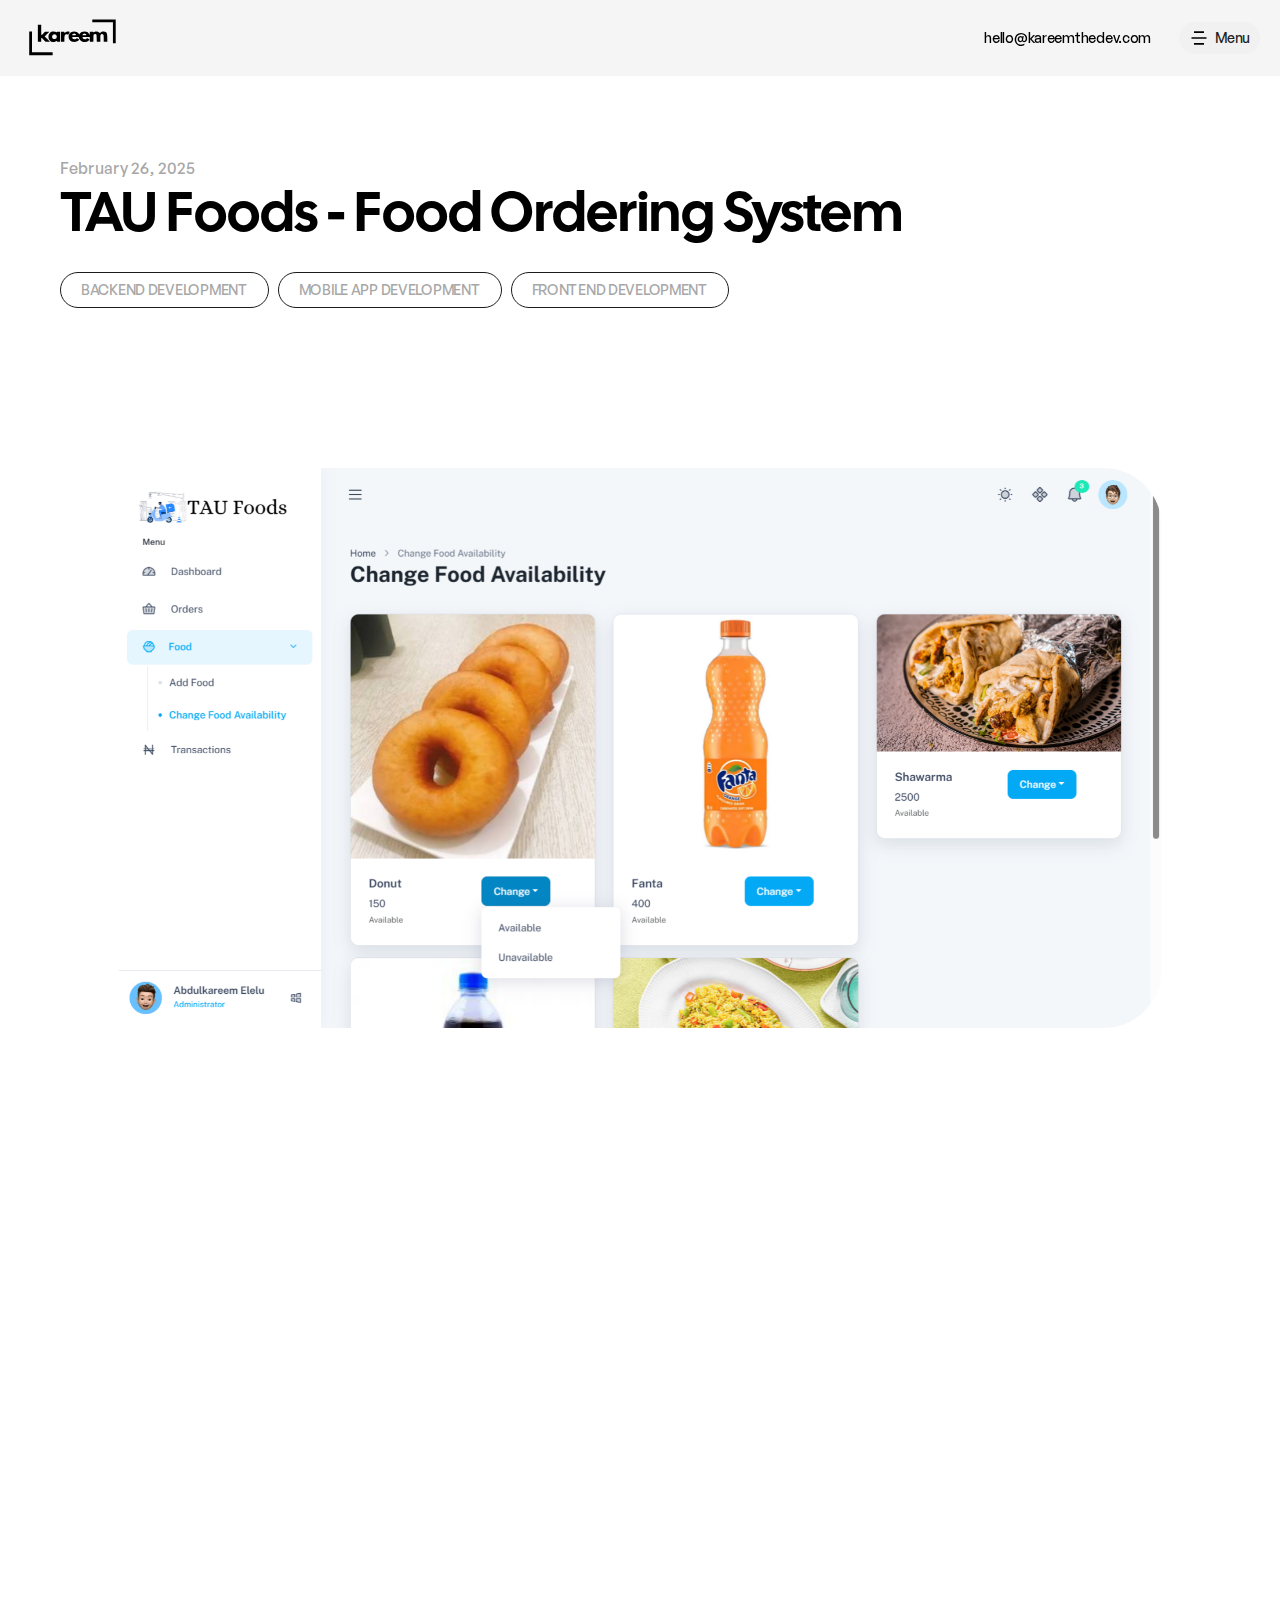
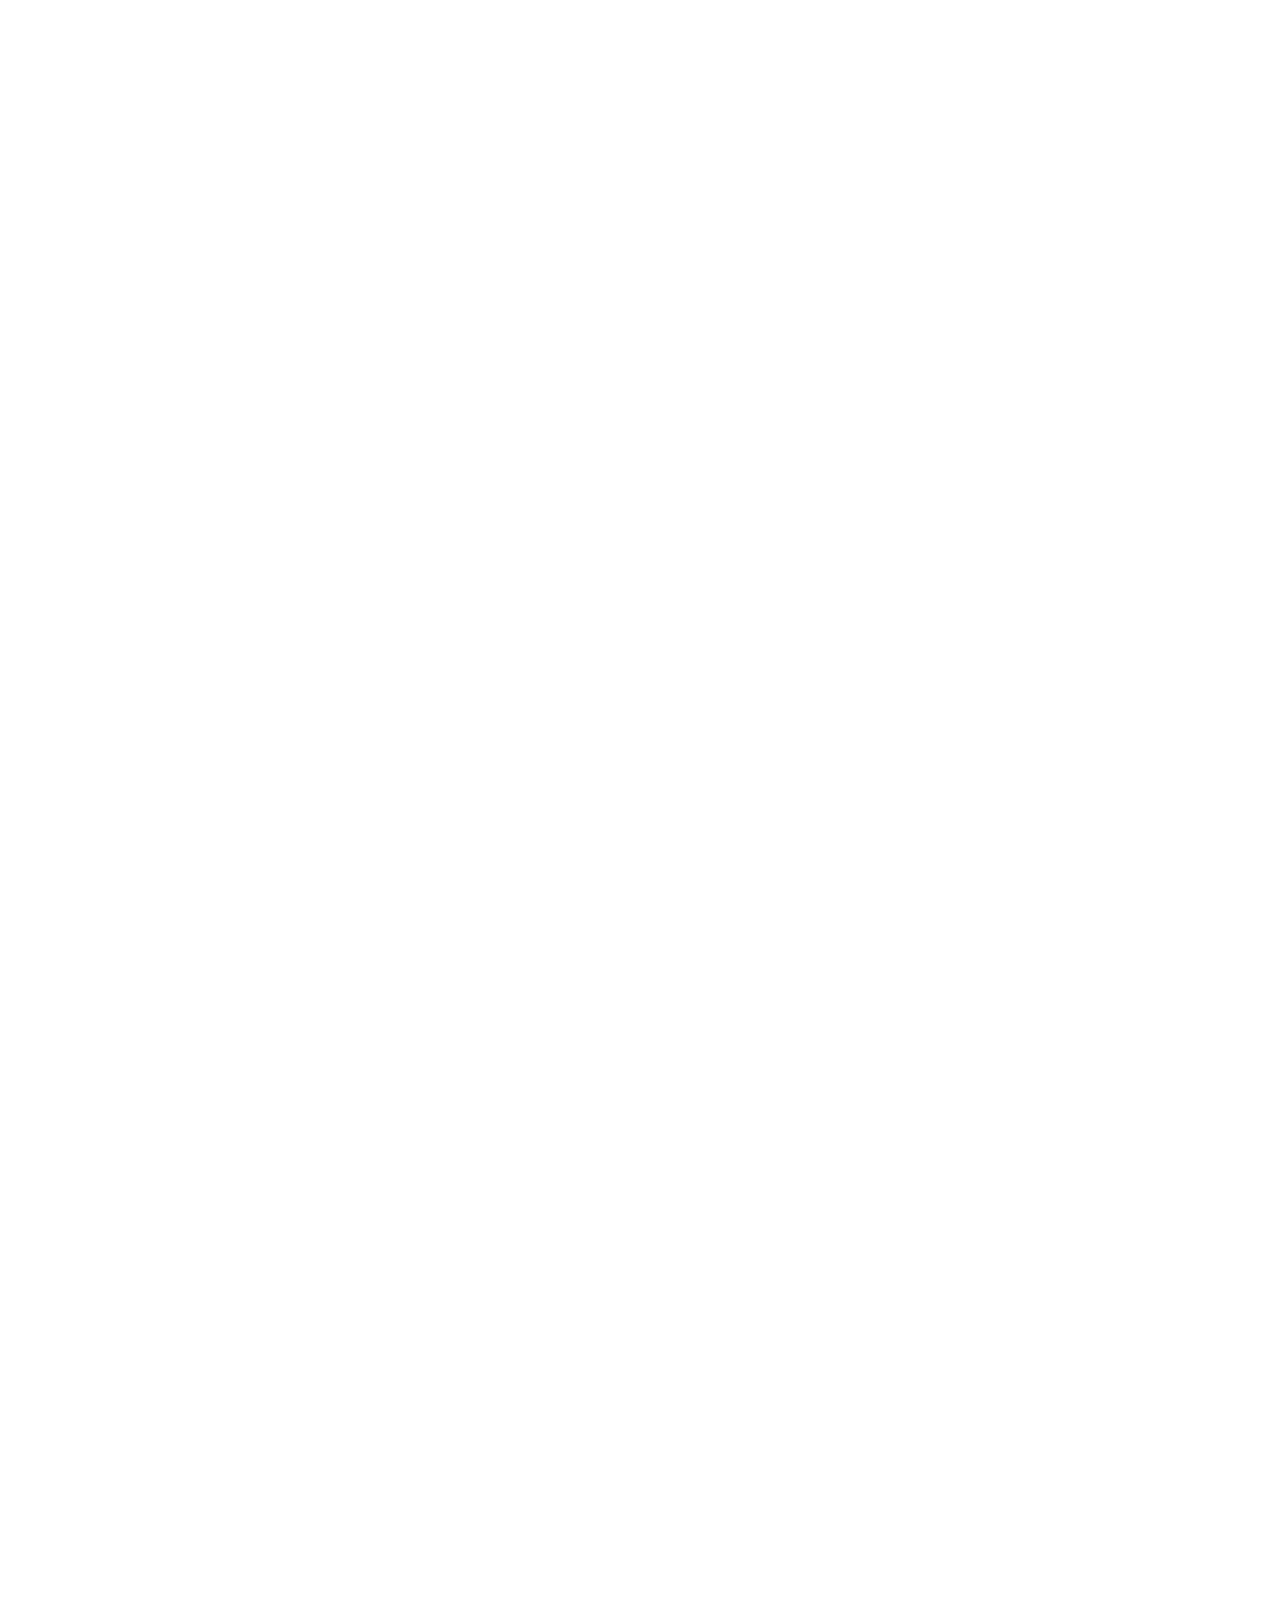
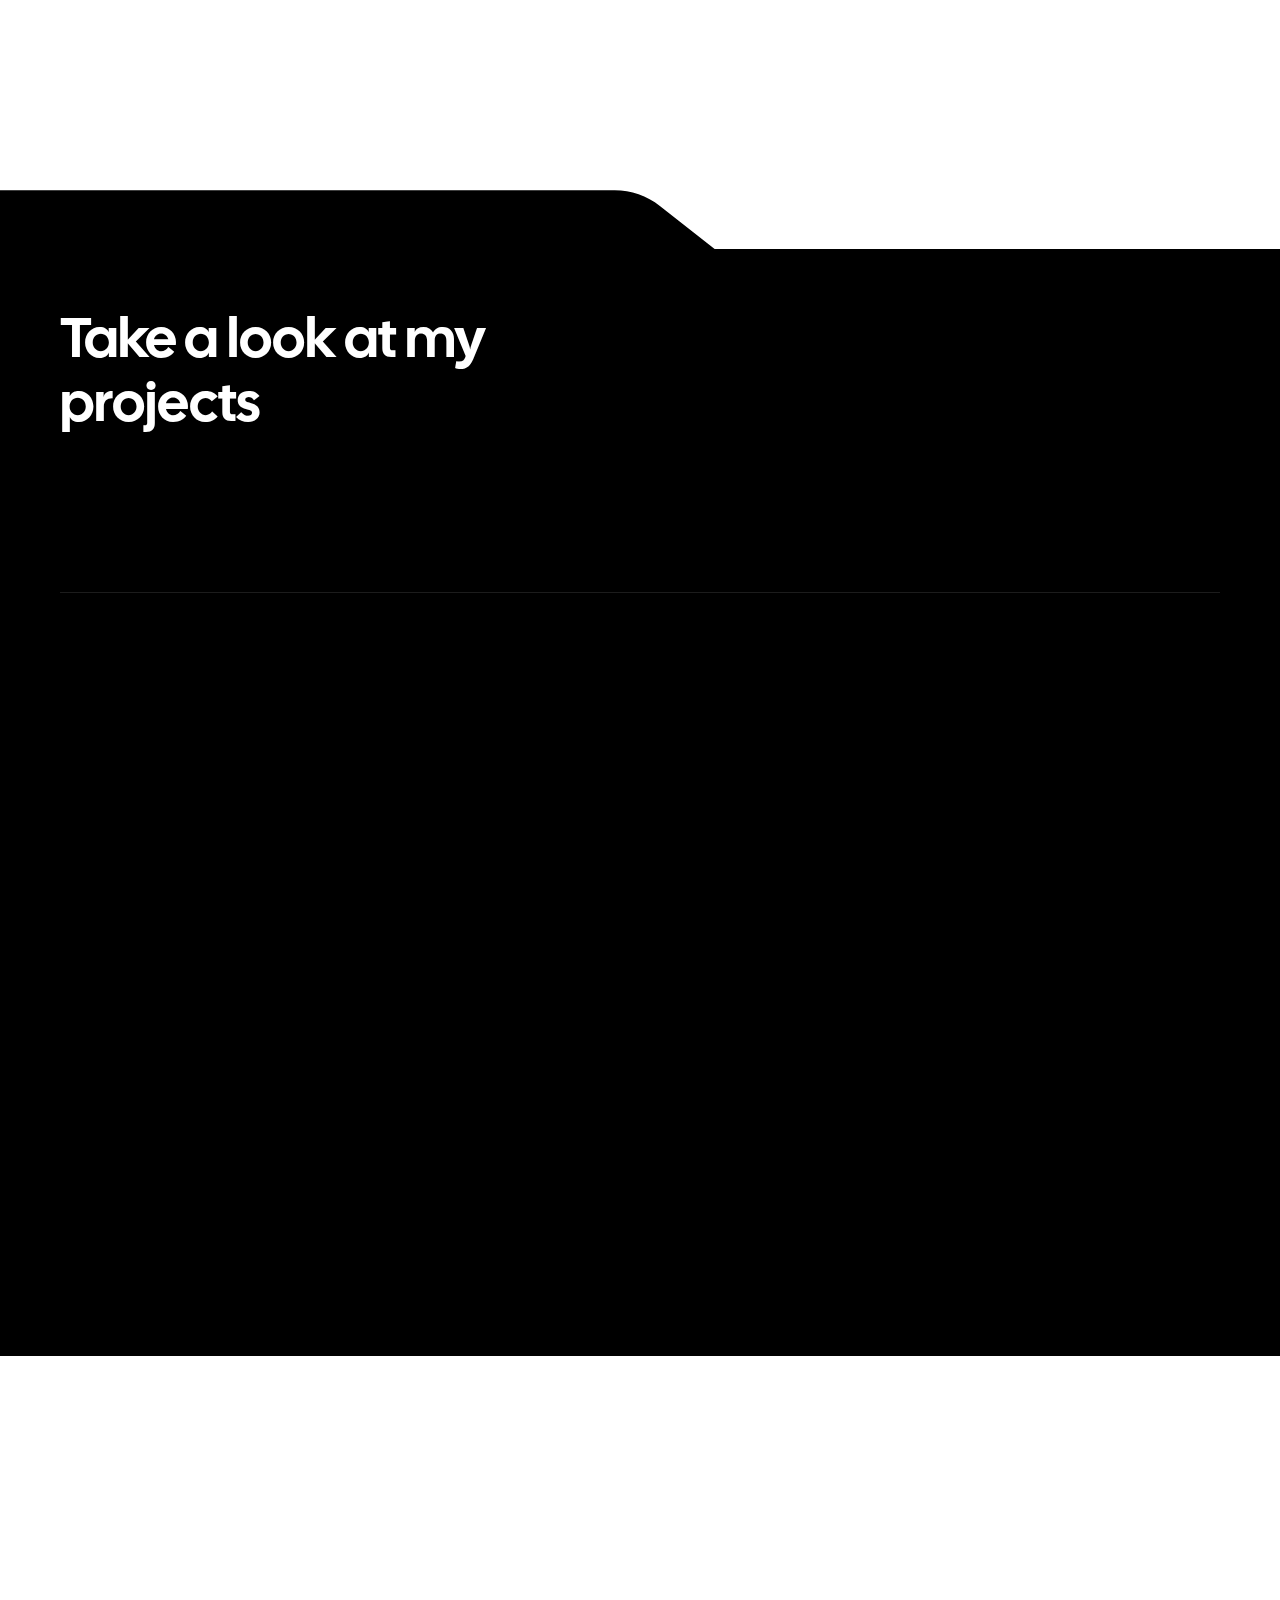
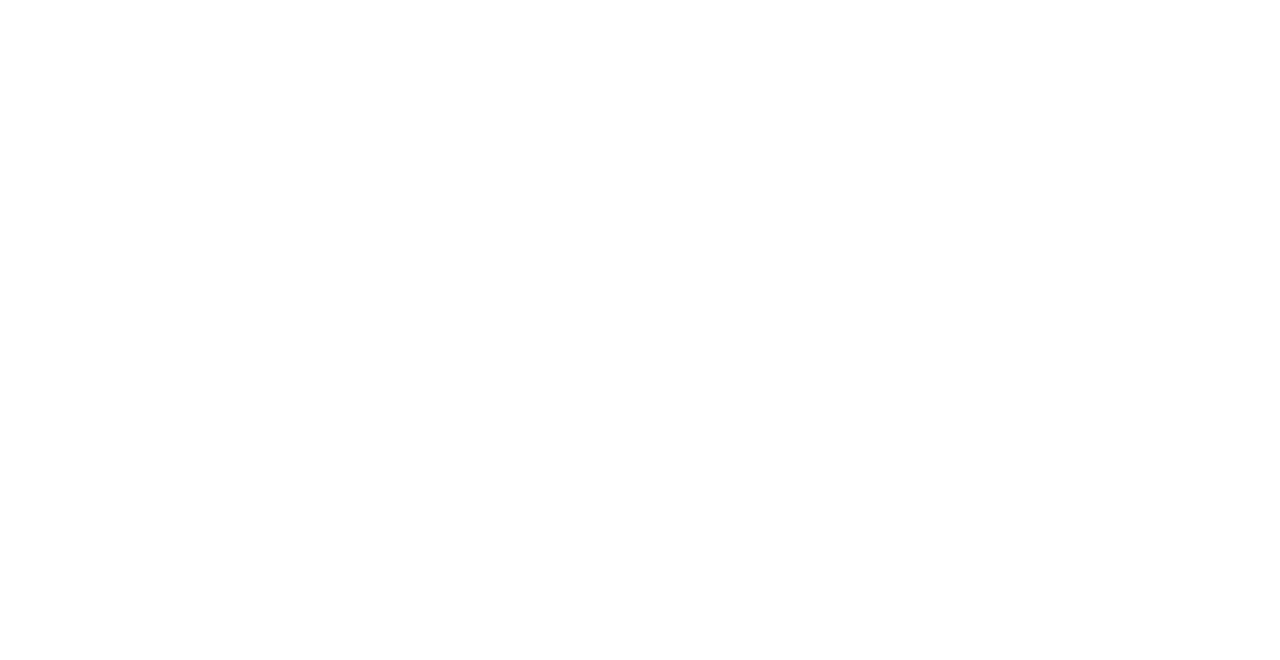
<file: tau_foods.html>
<!DOCTYPE html>
<html
  data-wf-domain="gitos---portfolio-template.webflow.io"
  data-wf-page="67294a1249ad9582c0eb46a0"
  data-wf-site="672898f5402975f8de17cc9b"
  data-wf-status="1"
  lang="en"
  data-wf-locale="en"
  data-wf-collection="67294a1249ad9582c0eb4692"
  data-wf-item-slug="portfolio-website-8"
>
  <head>
    <meta charset="utf-8" />
    <title>I Build. You Win - Kareem</title>
    <meta content="width=device-width, initial-scale=1" name="viewport" />
    <meta content="Webflow" name="generator" />
    <link
      href="css/gitos---portfolio-template.webflow.16660538a.css"
      rel="stylesheet"
      type="text/css"
    />
    <script type="text/javascript">
      !(function (o, c) {
        var n = c.documentElement,
          t = " w-mod-";
        (n.className += t + "js"),
          ("ontouchstart" in o ||
            (o.DocumentTouch && c instanceof DocumentTouch)) &&
            (n.className += t + "touch");
      })(window, document);
    </script>
    <link href="images/favicon.ico" rel="shortcut icon" type="image/x-icon" />
    <link href="images/webclip.png" rel="apple-touch-icon" />
  </head>
  <body>
    <div
      data-animation="default"
      data-collapse="all"
      data-duration="400"
      data-easing="ease"
      data-easing2="ease"
      role="banner"
      class="navbar w-nav"
    >
      <div class="navbar-container">
        <div class="navbar-wrapper">
          <a
            href="/"
            aria-current="page"
            class="navbar-brand w-nav-brand w--current"
            ><img
              src="images/6728a2e82dd4b564ae839da8_gitos.svg"
              loading="lazy"
              alt=""
          /></a>
          <div class="nav-menu-outer">
            <a
              data-w-id="9a59b2bc-67d3-93af-bb46-e878d365ad28"
              href="mailto:hello@kareemthedev.com"
              class="mail-link w-inline-block"
              target="_blank"
              ><p class="body-medium-02">hello@kareemthedev.com</p>
              <div class="mail-border"></div
            ></a>
            <div data-hover="false" data-delay="0" class="nav-drop w-dropdown">
              <div class="dropdown-toggle w-dropdown-toggle">
                <div class="menu-button">
                  <div class="menu-outer">
                    <div class="menu-button-icon-wrap">
                      <img
                        src="images/678fe6904db87481a83e47ec_Frame%20%282%29.svg"
                        loading="lazy"
                        alt=""
                        class="menu-button-icon"
                      />
                      <div class="body-medium-02">Menu</div>
                    </div>
                    <img
                      src="images/6728a2e8707eb3df7b79e305_Frame.svg"
                      loading="lazy"
                      alt=""
                      class="menu-button-icon-open"
                    />
                  </div>
                </div>
              </div>
              <nav class="dropdown-list w-dropdown-list">
                <ul role="list" class="nav-menu w-list-unstyled">
                  <li class="list-item">
                    <a
                      href="/"
                      aria-current="page"
                      class="nav-link w-inline-block w--current"
                      ><img
                        src="images/6728a2e842553ae958c4cac3_flag-dynamic-color.svg"
                        loading="lazy"
                        alt=""
                        class="nav-link-icon"
                      />
                      <p class="body-medium-02">Home</p></a
                    >
                  </li>
                  <li
                    id="w-node-_527992f5-cfc0-a348-64a4-b19d4b32ad97-4b32ad86"
                    class="list-item"
                  >
                    <a href="/#about" class="nav-link w-inline-block"
                      ><img
                        src="images/6728a2e82287d76e7d54b5d7_boy-dynamic-color.svg"
                        loading="lazy"
                        alt=""
                        class="nav-link-icon"
                      />
                      <p class="body-medium-02">About</p></a
                    >
                  </li>
                  <li
                    id="w-node-_527992f5-cfc0-a348-64a4-b19d4b32ad9c-4b32ad86"
                    class="list-item"
                  >
                    <a href="https://cal.com/abdulkareem-elelu/15min" target="_blank" class="nav-link w-inline-block"
                      ><img
                        src="images/6728a2e92f6ae8c505adb4b3_mail-dynamic-color.svg"
                        loading="lazy"
                        alt=""
                        class="nav-link-icon"
                      />
                      <p class="body-medium-02">Contact</p></a
                    >
                  </li>
                  <li
                    id="w-node-_527992f5-cfc0-a348-64a4-b19d4b32ada1-4b32ad86"
                    class="list-item"
                  >
                    <a href="/#project" class="nav-link w-inline-block"
                      ><img
                        src="images/6728a2e8aaf0a34b1bc5d368_fire-dynamic-color.svg"
                        loading="lazy"
                        alt=""
                        class="nav-link-icon"
                      />
                      <p class="body-medium-02">Project</p></a
                    >
                  </li>
                  <li
                    id="w-node-_527992f5-cfc0-a348-64a4-b19d4b32ada6-4b32ad86"
                    class="list-item"
                  >
                    <a href="/#blog" class="nav-link w-inline-block"
                      ><img
                        src="images/6728a2e936b6f728c1439393_notebook-dynamic-color.svg"
                        loading="lazy"
                        alt=""
                        class="nav-link-icon"
                      />
                      <p class="body-medium-02">Articles</p></a
                    >
                  </li>
                  <li
                    id="w-node-_527992f5-cfc0-a348-64a4-b19d4b32adab-4b32ad86"
                  >
                    <div class="navbar-social-wrap">
                      <a
                        href="https://www.github.com/justkareem"
                        target="_blank"
                        class="nav-social-link-02 _01 w-inline-block"
                        ><img
                          src="images/6728a2e8bf64a2c2d5cb8d8f_Frame-3.svg"
                          loading="lazy"
                          alt=""
                          class="nav-link-icon"
                        />
                        <p class="body-medium-02">Github</p></a
                      ><a
                        href="https://t.me/justkareem"
                        target="_blank"
                        class="nav-social-link-02 _01 w-inline-block"
                        ><img
                          src="images/6757f8729ea607dd8d3cbb8a_Frame%20%284%29.svg"
                          loading="lazy"
                          alt=""
                          class="nav-link-icon"
                        />
                        <p class="body-medium-02">Telegram</p></a
                      ><a
                        href="https://www.linkedin.com/in/elelu-kareem/"
                        target="_blank"
                        class="nav-social-link-02 _01 w-inline-block"
                        ><img
                          src="images/6757f862cf5a01453f928b58_Frame%20%283%29.svg"
                          loading="lazy"
                          alt=""
                          class="nav-link-icon"
                        />
                        <p class="body-medium-02">Linkedin</p></a
                      >
                    </div>
                  </li>
                </ul>
              </nav>
            </div>
          </div>
        </div>
      </div>
    </div>
    <section class="project-single-hero">
      <div class="project-single-container">
        <div class="sec-01-color">
          <p class="body-medium-01">February 26, 2025</p>
        </div>
        <div class="project-title-box">
          <h1 class="heading-01">TAU Foods - Food Ordering System</h1>
        </div>
        <div class="project-tags-wrap">
          <div class="project-tag">
            <p class="body-medium-large-02">Backend Development</p>
          </div>
          <div class="project-tag">
            <p class="body-medium-large-02">Mobile App Development</p>
          </div>
          <div class="project-tag">
            <p class="body-medium-large-02">Frontend Development</p>
          </div>
        </div>

        <div class="project-details">
          <div class="project-details-row">
            <div class="project-rich-img w-richtext">
              <figure
                style="max-width: 2320px"
                class="w-richtext-align-fullwidth w-richtext-figure-type-image"
              >
                <div>
                  <img
                    src="images/food-ordering-screenshot.png"
                    loading="lazy"
                    alt="Food Ordering System Screenshot"
                  />
                </div>
              </figure>
            </div>
          </div>
          <div class="project-details-row">
            <div class="rich-text-ttile">
              <h3 class="sub-heading-03">About the Project</h3>
            </div>
            <div class="project-rich-text w-richtext">
              <p>
                This project is a complete food ordering system designed to
                streamline restaurant operations and enhance customer
                experiences. The system includes a robust Django-powered
                backend, a Flutter-based mobile application for customer
                activities, and a management interface built with Django,
                Bootstrap, and jQuery. The platform allows users to browse
                menus, place orders, and make payments seamlessly, while
                restaurant managers can handle orders, manage menus, and monitor
                business analytics via an intuitive dashboard.
              </p>
              <p>
                👉
                <a
                  href="https://zenodo.org/records/14632973?token=eyJhbGciOiJIUzUxMiJ9.eyJpZCI6Ijg0ZTBlMzI1LTYyZTUtNDcxMy04OTQ0LTAxNDVkMzU4MDNhMiIsImRhdGEiOnt9LCJyYW5kb20iOiI0NzAwMTU1MjRkMTg0NmZkOWVkMGMxOWM2YTUwMWExZSJ9.eoS1nF0HvVE6vIkChuDbG7xunbl9yviDMr-RQ7sk41VKrYrrLys5NDCoPSsak7iAh9kbUAQYrmjw35HLsQDA1A"
                  target="_blank"
                  >Read the full research paper here</a
                >
              </p>
              <p>
                <strong>Disclaimer:</strong><br />
                A live link to this project cannot be provided as it was
                developed specifically for my university cafeteria. The system
                operates in a confined environment and is hosted on their
                private networks.
              </p>
            </div>
          </div>
          <div class="project-details-row">
            <div class="rich-text-ttile">
              <h3 class="sub-heading-03">Challenge</h3>
            </div>
            <div class="project-rich-text w-richtext">
              <p>
                Creating a scalable, responsive, and intuitive food ordering
                system that caters to both customer-facing and management needs.
                Ensuring real-time updates, secure payments, and efficient order
                tracking posed significant technical challenges.
              </p>
            </div>
          </div>
          <div class="project-details-row">
            <div class="rich-text-ttile">
              <h3 class="sub-heading-03">Process</h3>
            </div>
            <div class="project-rich-text w-richtext">
              <p>
                - Developed the backend using Django to handle user
                authentication, order processing, and database management.
              </p>
              <p>
                - Designed the customer mobile app using Flutter, ensuring
                cross-platform compatibility and a smooth user experience.
              </p>
              <p>
                - Built a responsive management interface using Django templates
                integrated with Bootstrap and jQuery for efficient real-time
                updates.
              </p>
              <p>
                - Implemented RESTful APIs for seamless communication between
                the mobile app and backend.
              </p>
            </div>
          </div>
          <div class="project-details-row">
            <div class="project-rich-img w-richtext">
              <figure
                style="max-width: 2320px"
                class="w-richtext-align-fullwidth w-richtext-figure-type-image"
              >
                <div>
                  <img src="images/mobile-apps.png" loading="lazy" alt="" />
                </div>
              </figure>
            </div>
          </div>
          <div class="project-details-row">
            <div class="rich-text-ttile">
              <h3 class="sub-heading-03">Outcome</h3>
            </div>
            <div class="project-rich-text w-richtext">
              <p>
                The project resulted in a fully functional food ordering system
                that supports real-time order tracking, secure online payments,
                and efficient management features. The cross-platform mobile
                application ensures wide accessibility, and the management
                dashboard offers powerful insights for restaurant owners.
              </p>
            </div>
          </div>
          <div class="project-details-row">
            <div class="project-rich-img w-richtext">
              <figure
                style="max-width: 2320px"
                class="w-richtext-align-fullwidth w-richtext-figure-type-image"
              >
                <div>
                  <img src="images/food_webapp.png" loading="lazy" alt="" />
                </div>
              </figure>
            </div>
          </div>
          <div class="project-details-row">
            <div class="rich-text-ttile">
              <h3 class="sub-heading-03">Conclusion</h3>
            </div>
            <div class="project-rich-text w-richtext">
              <p>
                This project highlights my full-stack development skills,
                particularly in Python (Django) and Flutter. It demonstrates my
                ability to build scalable web and mobile applications that
                provide seamless user experiences and meet business
                requirements.
              </p>
            </div>
          </div>
        </div>
      </div>
    </section>
    <section class="project">
      <div class="project-container">
        <h1 class="heading-01">Take a look at my <br />projects</h1>
        <div
          data-current="Tab 1"
          data-easing="ease"
          data-duration-in="300"
          data-duration-out="100"
          class="project-tab w-tabs"
        >
          <div
            data-w-id="15b9916e-9968-669b-460d-9ae5e9052037"
            class="project-tab-menu w-tab-menu"
          >
            <a
              data-w-tab="Tab 1"
              class="project-tab-link w-inline-block w-tab-link w--current"
              ><div class="body-medium-01">All</div></a
            >
          </div>
          <div class="project-tab-content w-tab-content">
            <div data-w-tab="Tab 1" class="w-tab-pane w--tab-active">
              <div class="w-dyn-list">
                <div role="list" class="project-list w-dyn-items">
                  <div
                    data-w-id="15b9916e-9968-669b-460d-9ae5e905204b"
                    role="listitem"
                    class="w-dyn-item"
                  >
                    <a
                      data-w-id="15b9916e-9968-669b-460d-9ae5e905204c"
                      href="/leaddeck.html"
                      class="project-card w-inline-block"
                      ><div
                        id="w-node-_4f3a9b0c-ba2d-bd0e-495a-b48d78ebb168-e9052030"
                        class="project-card-img"
                      >
                        <img
                          id="w-node-_15b9916e-9968-669b-460d-9ae5e9052058-e9052030"
                          loading="lazy"
                          alt=""
                          src="images/6729df96cb65d317d29542ca_image-3.png"
                          sizes="(max-width: 479px) 100vw, (max-width: 767px) 62vw, (max-width: 991px) 60vw, (max-width: 1439px) 48vw, (max-width: 1919px) 603.2073364257812px, 31vw"
                          srcset="
                            images/6729df96cb65d317d29542ca_image-3-p-500.png 500w,
                            images/6729df96cb65d317d29542ca_image-3-p-800.png 800w,
                            images/6729df96cb65d317d29542ca_image-3.png       865w
                          "
                          class="proejct-img"
                        />
                      </div>
                      <div
                        id="w-node-_15b9916e-9968-669b-460d-9ae5e905204d-e9052030"
                        class="project-logo-wrap"
                      >
                        <img
                          loading="lazy"
                          src="images/leaddeck.svg"
                          alt=""
                          class="project-logo"
                        />
                      </div>
                      <div
                        id="w-node-_15b9916e-9968-669b-460d-9ae5e905204f-e9052030"
                        class="project-tags-wrap-02"
                      >
                        <div class="project-tag">
                          <p class="body-medium-large-02">Data Scraping</p>
                        </div>
                        <div class="project-tag">
                          <p class="body-medium-large-02">SaaS</p>
                        </div>
                      </div>
                      <div
                        id="w-node-_15b9916e-9968-669b-460d-9ae5e9052054-e9052030"
                        class="proejct-date-wrap"
                      >
                        <p class="body-medium-01">November 13, 2024</p>
                      </div>
                      <div
                        id="w-node-_4dd763f8-0dd2-5005-8562-1221200a73c6-e9052030"
                        class="learn-more-btn-black"
                      >
                        <div>Read more</div>
                      </div></a
                    >
                  </div>
                  <div
                    data-w-id="15b9916e-9968-669b-460d-9ae5e905204b"
                    role="listitem"
                    class="w-dyn-item"
                  >
                    <a
                      data-w-id="15b9916e-9968-669b-460d-9ae5e905204c"
                      href="/tau_foods.html"
                      class="project-card w-inline-block"
                      ><div
                        id="w-node-_4f3a9b0c-ba2d-bd0e-495a-b48d78ebb168-e9052030"
                        class="project-card-img"
                      >
                        <img
                          id="w-node-_15b9916e-9968-669b-460d-9ae5e9052058-e9052030"
                          loading="lazy"
                          alt=""
                          src="images/6729df7454e71ba773f09c48_image-2.png"
                          sizes="(max-width: 479px) 100vw, (max-width: 767px) 62vw, (max-width: 991px) 60vw, (max-width: 1439px) 48vw, (max-width: 1919px) 603.2073364257812px, 31vw"
                          srcset="
                            images/6729df7454e71ba773f09c48_image-2-p-500.png 500w,
                            images/6729df7454e71ba773f09c48_image-2-p-800.png 800w,
                            images/6729df7454e71ba773f09c48_image-2.png       865w
                          "
                          class="proejct-img"
                        />
                      </div>
                      <div
                        id="w-node-_15b9916e-9968-669b-460d-9ae5e905204d-e9052030"
                        class="project-logo-wrap"
                      >
                        <img
                          loading="lazy"
                          src="images/6729e00ff2ed1854c7b8800a_Group%201000021133.svg"
                          alt=""
                          class="project-logo"
                        />
                      </div>
                      <div
                        id="w-node-_15b9916e-9968-669b-460d-9ae5e905204f-e9052030"
                        class="project-tags-wrap-02"
                      >
                        <div class="project-tag">
                          <p class="body-medium-large-02">Food Ordering System</p>
                        </div>
                        <div class="project-tag">
                          <p class="body-medium-large-02">Restuarant Management</p>
                        </div>
                      </div>
                      <div
                        id="w-node-_15b9916e-9968-669b-460d-9ae5e9052054-e9052030"
                        class="proejct-date-wrap"
                      >
                        <p class="body-medium-01">November 13, 2024</p>
                      </div>
                      <div
                        id="w-node-_4dd763f8-0dd2-5005-8562-1221200a73c6-e9052030"
                        class="learn-more-btn-black"
                      >
                        <div>Read more</div>
                      </div></a
                    >
                  </div>
                  <div
                    data-w-id="15b9916e-9968-669b-460d-9ae5e905204b"
                    role="listitem"
                    class="w-dyn-item"
                  >
                    <a
                      data-w-id="15b9916e-9968-669b-460d-9ae5e905204c"
                      href="/twitter_project.html"
                      class="project-card w-inline-block"
                      ><div
                        id="w-node-_4f3a9b0c-ba2d-bd0e-495a-b48d78ebb168-e9052030"
                        class="project-card-img"
                      >
                        <img
                          id="w-node-_15b9916e-9968-669b-460d-9ae5e9052058-e9052030"
                          loading="lazy"
                          alt=""
                          src="images/6729df546fa22091603e7706_image-1.png"
                          sizes="(max-width: 479px) 100vw, (max-width: 767px) 62vw, (max-width: 991px) 60vw, (max-width: 1439px) 48vw, (max-width: 1919px) 603.2073364257812px, 31vw"
                          srcset="
                            images/6729df546fa22091603e7706_image-1-p-500.png 500w,
                            images/6729df546fa22091603e7706_image-1-p-800.png 800w,
                            images/6729df546fa22091603e7706_image-1.png       865w
                          "
                          class="proejct-img"
                        />
                      </div>
                      <div
                        id="w-node-_15b9916e-9968-669b-460d-9ae5e905204d-e9052030"
                        class="project-logo-wrap"
                      >
                        <img
                          loading="lazy"
                          src="images/6729dff36fa22091603f0cdd_Group%201000020968.svg"
                          alt=""
                          class="project-logo"
                        />
                      </div>
                      <div
                        id="w-node-_15b9916e-9968-669b-460d-9ae5e905204f-e9052030"
                        class="project-tags-wrap-02"
                      >
                        <div class="project-tag">
                          <p class="body-medium-large-02">Social Media Automation</p>
                        </div>
                      </div>
                      <div
                        id="w-node-_15b9916e-9968-669b-460d-9ae5e9052054-e9052030"
                        class="proejct-date-wrap"
                      >
                        <p class="body-medium-01">November 13, 2024</p>
                      </div>
                      <div
                        id="w-node-_4dd763f8-0dd2-5005-8562-1221200a73c6-e9052030"
                        class="learn-more-btn-black"
                      >
                        <div>Read more</div>
                      </div></a
                    >
                  </div>
                  <div
                    data-w-id="15b9916e-9968-669b-460d-9ae5e905204b"
                    role="listitem"
                    class="w-dyn-item"
                  >
                    <a
                      data-w-id="15b9916e-9968-669b-460d-9ae5e905204c"
                      href="/pumpfun_project.html"
                      class="project-card w-inline-block"
                      ><div
                        id="w-node-_4f3a9b0c-ba2d-bd0e-495a-b48d78ebb168-e9052030"
                        class="project-card-img"
                      >
                        <img
                          id="w-node-_15b9916e-9968-669b-460d-9ae5e9052058-e9052030"
                          loading="lazy"
                          alt=""
                          src="images/6729dfc05d744f8341b0f7e0_image.png"
                          sizes="(max-width: 479px) 100vw, (max-width: 767px) 62vw, (max-width: 991px) 60vw, (max-width: 1439px) 48vw, (max-width: 1919px) 603.2073364257812px, 31vw"
                          srcset="
                            images/6729dfc05d744f8341b0f7e0_image-p-500.png 500w,
                            images/6729dfc05d744f8341b0f7e0_image-p-800.png 800w,
                            images/6729dfc05d744f8341b0f7e0_image.png       865w
                          "
                          class="proejct-img"
                        />
                      </div>
                      <div
                        id="w-node-_15b9916e-9968-669b-460d-9ae5e905204d-e9052030"
                        class="project-logo-wrap"
                      >
                        <img
                          loading="lazy"
                          src="images/6729dfc6b2029beb5b1b81f0_Group%201000020967.svg"
                          alt=""
                          class="project-logo"
                        />
                      </div>
                      <div
                        id="w-node-_15b9916e-9968-669b-460d-9ae5e905204f-e9052030"
                        class="project-tags-wrap-02"
                      >
                        <div class="project-tag">
                          <p class="body-medium-large-02">High - Frequency Trading</p>
                        </div>
                      </div>
                      <div
                        id="w-node-_15b9916e-9968-669b-460d-9ae5e9052054-e9052030"
                        class="proejct-date-wrap"
                      >
                        <p class="body-medium-01">November 13, 2024</p>
                      </div>
                      <div
                        id="w-node-_4dd763f8-0dd2-5005-8562-1221200a73c6-e9052030"
                        class="learn-more-btn-black"
                      >
                        <div>Read more</div>
                      </div></a
                    >
                  </div>
                  <div
                    data-w-id="15b9916e-9968-669b-460d-9ae5e905204b"
                    role="listitem"
                    class="w-dyn-item"
                  >
                    <a
                      data-w-id="15b9916e-9968-669b-460d-9ae5e905204c"
                      href="/telegram_bot.html"
                      class="project-card w-inline-block"
                      ><div
                        id="w-node-_4f3a9b0c-ba2d-bd0e-495a-b48d78ebb168-e9052030"
                        class="project-card-img"
                      >
                        <img
                          id="w-node-_15b9916e-9968-669b-460d-9ae5e9052058-e9052030"
                          loading="lazy"
                          alt=""
                          src="images/6729df96cb65d317d29542ca_image-3.png"
                          sizes="(max-width: 479px) 100vw, (max-width: 767px) 62vw, (max-width: 991px) 60vw, (max-width: 1439px) 48vw, (max-width: 1919px) 603.2073364257812px, 31vw"
                          srcset="
                            images/6729df96cb65d317d29542ca_image-3-p-500.png 500w,
                            images/6729df96cb65d317d29542ca_image-3-p-800.png 800w,
                            images/6729df96cb65d317d29542ca_image-3.png       865w
                          "
                          class="proejct-img"
                        />
                      </div>
                      <div
                        id="w-node-_15b9916e-9968-669b-460d-9ae5e905204d-e9052030"
                        class="project-logo-wrap"
                      >
                        <img
                          loading="lazy"
                          src="images/6729df912002f5bbc1607068_Group%201000020966.svg"
                          alt=""
                          class="project-logo"
                        />
                      </div>
                      <div
                        id="w-node-_15b9916e-9968-669b-460d-9ae5e905204f-e9052030"
                        class="project-tags-wrap-02"
                      >
                        <div class="project-tag">
                          <p class="body-medium-large-02">Community Management</p>
                        </div>
                      </div>
                      <div
                        id="w-node-_15b9916e-9968-669b-460d-9ae5e9052054-e9052030"
                        class="proejct-date-wrap"
                      >
                        <p class="body-medium-01">November 13, 2024</p>
                      </div>
                      <div
                        id="w-node-_4dd763f8-0dd2-5005-8562-1221200a73c6-e9052030"
                        class="learn-more-btn-black"
                      >
                        <div>Read more</div>
                      </div></a
                    >
                  </div>
                  <div
                    data-w-id="15b9916e-9968-669b-460d-9ae5e905204b"
                    role="listitem"
                    class="w-dyn-item"
                  >
                    <a
                      data-w-id="15b9916e-9968-669b-460d-9ae5e905204c"
                      href="/tiktok_project.html"
                      class="project-card w-inline-block"
                      ><div
                        id="w-node-_4f3a9b0c-ba2d-bd0e-495a-b48d78ebb168-e9052030"
                        class="project-card-img"
                      >
                        <img
                          id="w-node-_15b9916e-9968-669b-460d-9ae5e9052058-e9052030"
                          loading="lazy"
                          alt=""
                          src="images/6729df7454e71ba773f09c48_image-2.png"
                          sizes="(max-width: 479px) 100vw, (max-width: 767px) 62vw, (max-width: 991px) 60vw, (max-width: 1439px) 48vw, (max-width: 1919px) 603.2073364257812px, 31vw"
                          srcset="
                            images/6729df7454e71ba773f09c48_image-2-p-500.png 500w,
                            images/6729df7454e71ba773f09c48_image-2-p-800.png 800w,
                            images/6729df7454e71ba773f09c48_image-2.png       865w
                          "
                          class="proejct-img"
                        />
                      </div>
                      <div
                        id="w-node-_15b9916e-9968-669b-460d-9ae5e905204d-e9052030"
                        class="project-logo-wrap"
                      >
                        <img
                          loading="lazy"
                          src="images/6729df79f2a2d29bbf5709a1_Group%201000020965.svg"
                          alt=""
                          class="project-logo"
                        />
                      </div>
                      <div
                        id="w-node-_15b9916e-9968-669b-460d-9ae5e905204f-e9052030"
                        class="project-tags-wrap-02"
                      >
                        <div class="project-tag">
                          <p class="body-medium-large-02">Social Media</p>
                        </div>
                        <div class="project-tag">
                          <p class="body-medium-large-02">Automation</p>
                        </div>
                      </div>
                      <div
                        id="w-node-_15b9916e-9968-669b-460d-9ae5e9052054-e9052030"
                        class="proejct-date-wrap"
                      >
                        <p class="body-medium-01">November 13, 2024</p>
                      </div>
                      <div
                        id="w-node-_4dd763f8-0dd2-5005-8562-1221200a73c6-e9052030"
                        class="learn-more-btn-black"
                      >
                        <div>Read more</div>
                      </div></a
                    >
                  </div>
                </div>
              </div>
            </div>
          </div>
        </div>
      </div>
      <div class="black-bg"></div>
    </section>
    <div>
      <section class="footer">
        <div
          data-w-id="bd2841e6-414d-3bc2-2bf7-cedabf481027"
          class="footer-container"
        >
          <div class="footer-card-outer">
            <div class="footer-card">
              <div class="card-hole-wrap">
                <div class="card-hole">
                  <div class="card-strip">
                    <img
                      src="images/6728a2e954d485a9e480a435_Group%204.svg"
                      loading="lazy"
                      alt=""
                    />
                  </div>
                </div>
              </div>
              <div class="footer-card-bottom">
                <div class="contact-line-wrap">
                  <p class="body-medium-02">
                    <span class="cantact-text">Contact</span>
                  </p>
                  <div class="line"></div>
                </div>
                <div class="contact-details">
                  <div class="contact-row">
                    <img
                      src="images/6728c21142152d113ae0b1e9_Frame-1.svg"
                      loading="lazy"
                      alt=""
                    />
                    <p class="body-medium-02">+234 902 305 8977</p>
                  </div>
                  <div class="contact-row">
                    <img
                      src="images/6728c211539052cf35537cec_Frame-2.svg"
                      loading="lazy"
                      alt=""
                    />
                    <p class="body-medium-02">hello@kareemthedev.com</p>
                  </div>
                  <div class="contact-row">
                    <img
                      src="images/6728c211a80c192d6e6f59ac_Frame-3.svg"
                      loading="lazy"
                      alt=""
                    />
                    <p class="body-medium-02">Abuja, Nigeria</p>
                  </div>
                </div>
                <a href="https://cal.com/abdulkareem-elelu/15min" class="book-yellow w-button" target="_blank"
                  >Book A Free Call</a
                >
              </div>
            </div>
            <img
              src="images/6728c2122533d0ce3474f617_Cone-White-Glossy.svg"
              loading="lazy"
              data-w-id="bd2841e6-414d-3bc2-2bf7-cedabf481042"
              alt=""
              class="hero-card-float-img-02"
            /><img
              src="images/6728b748a2e2ed31cf60cdae_Group%2021.svg"
              loading="lazy"
              alt=""
              class="shadow"
            />
          </div>
        </div>
      </section>
    </div>
    <script
      src="js/jquery-3.5.1.min.dc5e7f18c8.js"
      type="text/javascript"
      crossorigin="anonymous"
    ></script>
    <script
      src="js/webflow.63141febc194169b0bcebb013c682398.js"
      type="text/javascript"
    ></script>
  </body>
</html>
</file>
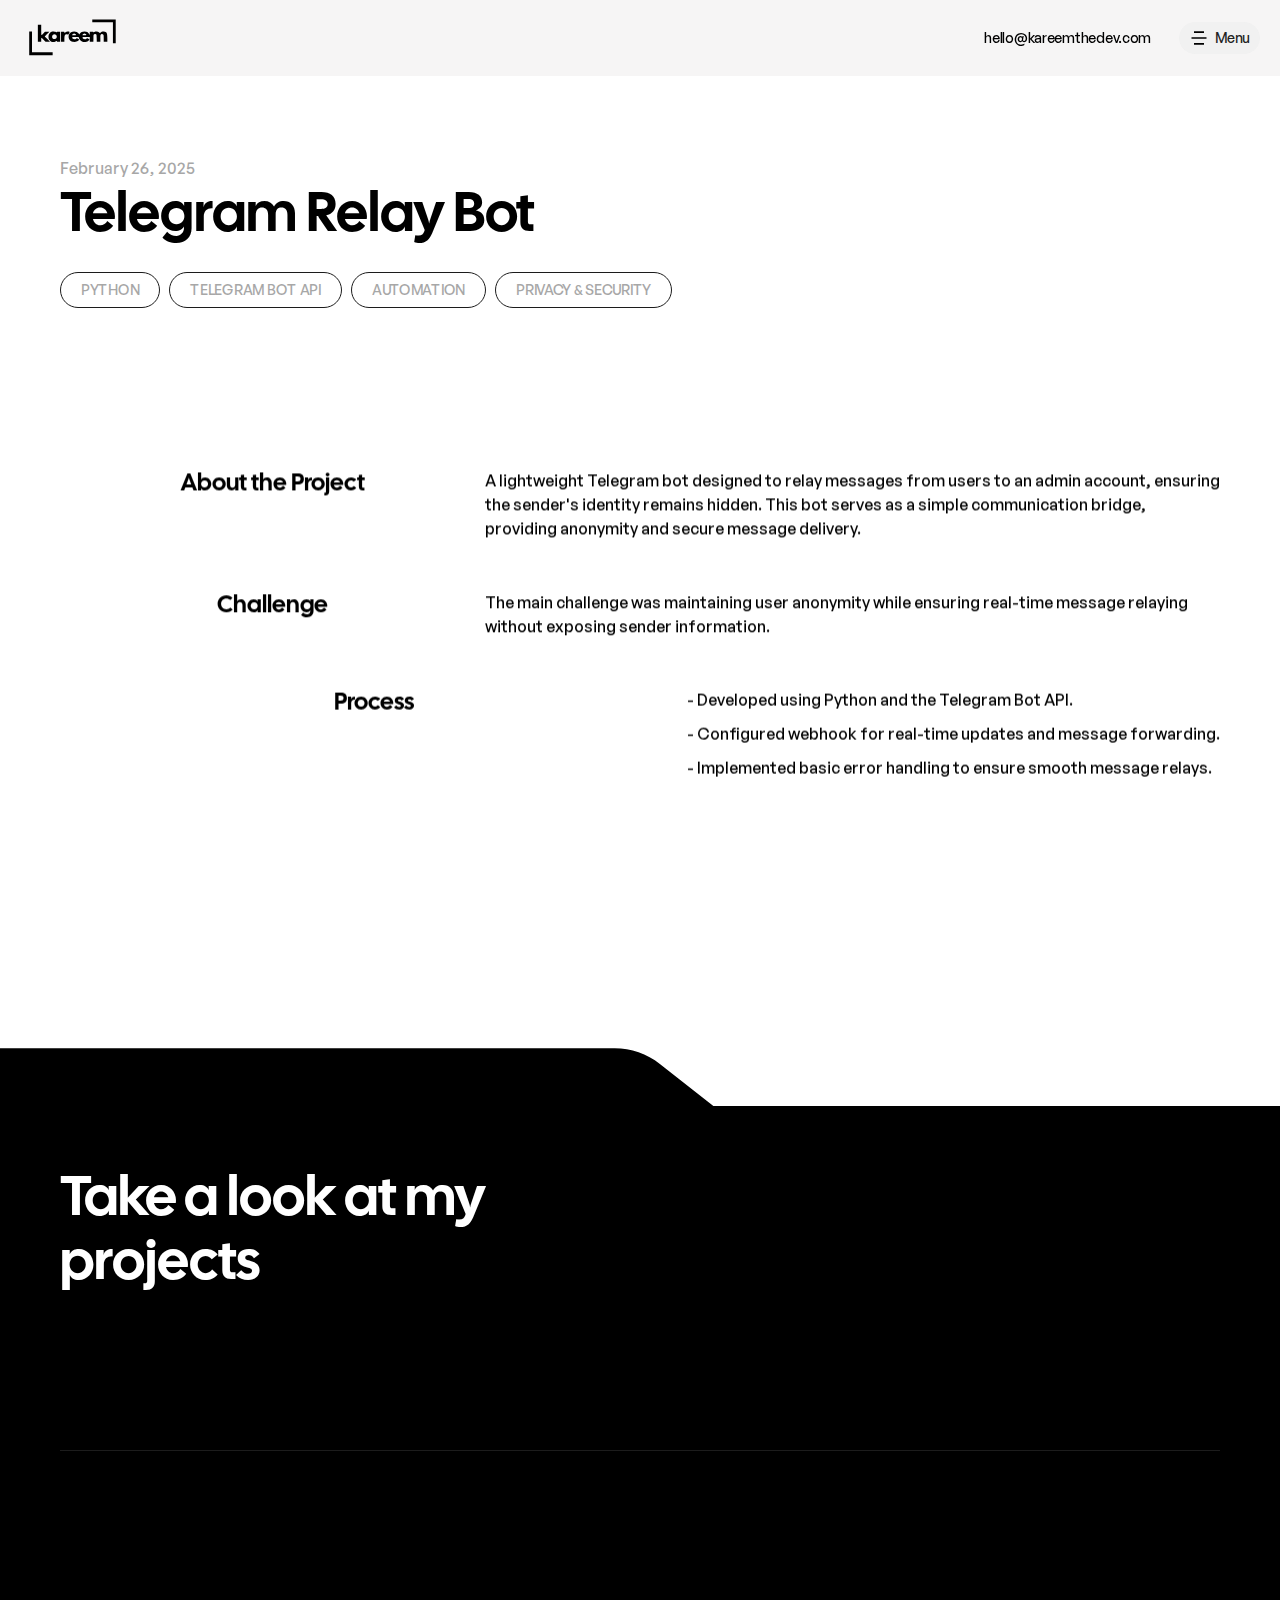
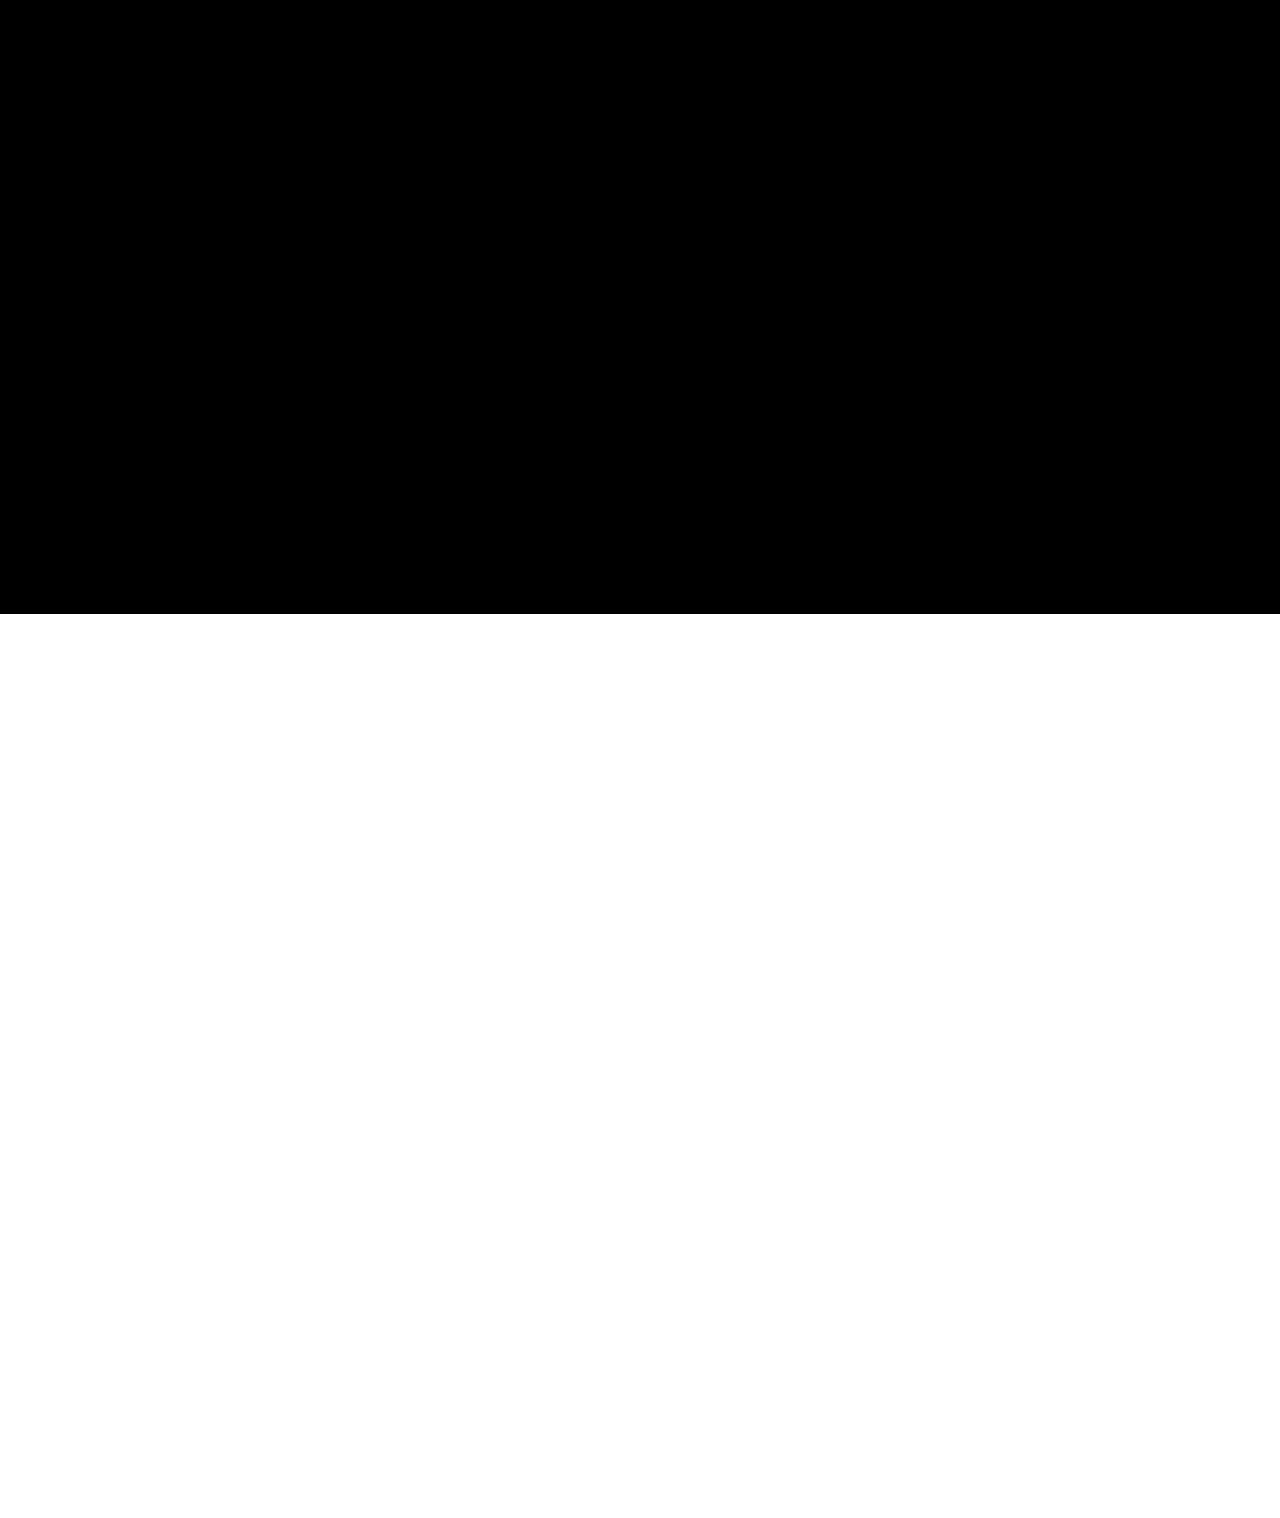
<file: telegram_bot.html>
<!DOCTYPE html>
<html
  data-wf-domain="gitos---portfolio-template.webflow.io"
  data-wf-page="67294a1249ad9582c0eb46a0"
  data-wf-site="672898f5402975f8de17cc9b"
  data-wf-status="1"
  lang="en"
  data-wf-locale="en"
  data-wf-collection="67294a1249ad9582c0eb4692"
  data-wf-item-slug="portfolio-website-8"
>
  <head>
    <meta charset="utf-8" />
    <title>I Build. You Win - Kareem</title>
    <meta content="width=device-width, initial-scale=1" name="viewport" />
    <meta content="Webflow" name="generator" />
    <link
      href="css/gitos---portfolio-template.webflow.16660538a.css"
      rel="stylesheet"
      type="text/css"
    />
    <script type="text/javascript">
      !(function (o, c) {
        var n = c.documentElement,
          t = " w-mod-";
        (n.className += t + "js"),
          ("ontouchstart" in o ||
            (o.DocumentTouch && c instanceof DocumentTouch)) &&
            (n.className += t + "touch");
      })(window, document);
    </script>
    <link href="images/favicon.ico" rel="shortcut icon" type="image/x-icon" />
    <link href="images/webclip.png" rel="apple-touch-icon" />
  </head>
  <body>
    <div
      data-animation="default"
      data-collapse="all"
      data-duration="400"
      data-easing="ease"
      data-easing2="ease"
      role="banner"
      class="navbar w-nav"
    >
      <div class="navbar-container">
        <div class="navbar-wrapper">
          <a
            href="/"
            aria-current="page"
            class="navbar-brand w-nav-brand w--current"
            ><img
              src="images/6728a2e82dd4b564ae839da8_gitos.svg"
              loading="lazy"
              alt=""
          /></a>
          <div class="nav-menu-outer">
            <a
              data-w-id="9a59b2bc-67d3-93af-bb46-e878d365ad28"
              href="mailto:hello@kareemthedev.com"
              class="mail-link w-inline-block"
              target="_blank"
              ><p class="body-medium-02">hello@kareemthedev.com</p>
              <div class="mail-border"></div
            ></a>
            <div data-hover="false" data-delay="0" class="nav-drop w-dropdown">
              <div class="dropdown-toggle w-dropdown-toggle">
                <div class="menu-button">
                  <div class="menu-outer">
                    <div class="menu-button-icon-wrap">
                      <img
                        src="images/678fe6904db87481a83e47ec_Frame%20%282%29.svg"
                        loading="lazy"
                        alt=""
                        class="menu-button-icon"
                      />
                      <div class="body-medium-02">Menu</div>
                    </div>
                    <img
                      src="images/6728a2e8707eb3df7b79e305_Frame.svg"
                      loading="lazy"
                      alt=""
                      class="menu-button-icon-open"
                    />
                  </div>
                </div>
              </div>
              <nav class="dropdown-list w-dropdown-list">
                <ul role="list" class="nav-menu w-list-unstyled">
                  <li class="list-item">
                    <a
                      href="/"
                      aria-current="page"
                      class="nav-link w-inline-block w--current"
                      ><img
                        src="images/6728a2e842553ae958c4cac3_flag-dynamic-color.svg"
                        loading="lazy"
                        alt=""
                        class="nav-link-icon"
                      />
                      <p class="body-medium-02">Home</p></a
                    >
                  </li>
                  <li
                    id="w-node-_527992f5-cfc0-a348-64a4-b19d4b32ad97-4b32ad86"
                    class="list-item"
                  >
                    <a href="/#about" class="nav-link w-inline-block"
                      ><img
                        src="images/6728a2e82287d76e7d54b5d7_boy-dynamic-color.svg"
                        loading="lazy"
                        alt=""
                        class="nav-link-icon"
                      />
                      <p class="body-medium-02">About</p></a
                    >
                  </li>
                  <li
                    id="w-node-_527992f5-cfc0-a348-64a4-b19d4b32ad9c-4b32ad86"
                    class="list-item"
                  >
                    <a href="https://cal.com/abdulkareem-elelu/15min" target="_blank" class="nav-link w-inline-block"
                      ><img
                        src="images/6728a2e92f6ae8c505adb4b3_mail-dynamic-color.svg"
                        loading="lazy"
                        alt=""
                        class="nav-link-icon"
                      />
                      <p class="body-medium-02">Contact</p></a
                    >
                  </li>
                  <li
                    id="w-node-_527992f5-cfc0-a348-64a4-b19d4b32ada1-4b32ad86"
                    class="list-item"
                  >
                    <a href="/#project" class="nav-link w-inline-block"
                      ><img
                        src="images/6728a2e8aaf0a34b1bc5d368_fire-dynamic-color.svg"
                        loading="lazy"
                        alt=""
                        class="nav-link-icon"
                      />
                      <p class="body-medium-02">Project</p></a
                    >
                  </li>
                  <li
                    id="w-node-_527992f5-cfc0-a348-64a4-b19d4b32ada6-4b32ad86"
                    class="list-item"
                  >
                    <a href="/#blog" class="nav-link w-inline-block"
                      ><img
                        src="images/6728a2e936b6f728c1439393_notebook-dynamic-color.svg"
                        loading="lazy"
                        alt=""
                        class="nav-link-icon"
                      />
                      <p class="body-medium-02">Articles</p></a
                    >
                  </li>
                  <li
                    id="w-node-_527992f5-cfc0-a348-64a4-b19d4b32adab-4b32ad86"
                  >
                    <div class="navbar-social-wrap">
                      <a
                        href="https://www.github.com/justkareem"
                        target="_blank"
                        class="nav-social-link-02 _01 w-inline-block"
                        ><img
                          src="images/6728a2e8bf64a2c2d5cb8d8f_Frame-3.svg"
                          loading="lazy"
                          alt=""
                          class="nav-link-icon"
                        />
                        <p class="body-medium-02">Github</p></a
                      ><a
                        href="https://t.me/justkareem"
                        target="_blank"
                        class="nav-social-link-02 _01 w-inline-block"
                        ><img
                          src="images/6757f8729ea607dd8d3cbb8a_Frame%20%284%29.svg"
                          loading="lazy"
                          alt=""
                          class="nav-link-icon"
                        />
                        <p class="body-medium-02">Telegram</p></a
                      ><a
                        href="https://www.linkedin.com/in/elelu-kareem/"
                        target="_blank"
                        class="nav-social-link-02 _01 w-inline-block"
                        ><img
                          src="images/6757f862cf5a01453f928b58_Frame%20%283%29.svg"
                          loading="lazy"
                          alt=""
                          class="nav-link-icon"
                        />
                        <p class="body-medium-02">Linkedin</p></a
                      >
                    </div>
                  </li>
                </ul>
              </nav>
            </div>
          </div>
        </div>
      </div>
    </div>

<section class="project-single-hero">
  <div class="project-single-container">
    <div class="sec-01-color">
      <p class="body-medium-01">
        February 26, 2025
      </p>
    </div>
    <div class="project-title-box">
      <h1 class="heading-01">
        Telegram Relay Bot
      </h1>
    </div>
    <div class="project-tags-wrap">
      <div class="project-tag">
        <p class="body-medium-large-02">Python</p>
      </div>
      <div class="project-tag">
        <p class="body-medium-large-02">Telegram Bot API</p>
      </div>
      <div class="project-tag">
        <p class="body-medium-large-02">Automation</p>
      </div>
      <div class="project-tag">
        <p class="body-medium-large-02">Privacy & Security</p>
      </div>
    </div>
    
    <div class="project-details">
      <div class="project-details-row">
        <div class="rich-text-ttile">
          <h3 class="sub-heading-03">About the Project</h3>
        </div>
        <div class="project-rich-text w-richtext">
          <p>
            A lightweight Telegram bot designed to relay messages from users to an admin account, ensuring the sender's identity remains hidden. This bot serves as a simple communication bridge, providing anonymity and secure message delivery.
          </p>
        </div>
      </div>
      <div class="project-details-row">
        <div class="rich-text-ttile">
          <h3 class="sub-heading-03">Challenge</h3>
        </div>
        <div class="project-rich-text w-richtext">
          <p>
            The main challenge was maintaining user anonymity while ensuring real-time message relaying without exposing sender information.
          </p>
        </div>
      </div>
      <div class="project-details-row">
        <div class="rich-text-ttile">
          <h3 class="sub-heading-03">Process</h3>
        </div>
        <div class="project-rich-text w-richtext">
          <p>
            - Developed using Python and the Telegram Bot API.
          </p>
          <p>
            - Configured webhook for real-time updates and message forwarding.
          </p>
          <p>
            - Implemented basic error handling to ensure smooth message relays.
          </p>
        </div>
      </div>
      <div class="project-details-row">
        <div class="rich-text-ttile">
          <h3 class="sub-heading-03">Outcome</h3>
        </div>
        <div class="project-rich-text w-richtext">
          <p>
            The bot operates seamlessly, relaying messages instantly while preserving user anonymity. It serves as a secure and efficient communication tool for sensitive inquiries.
          </p>
        </div>
      </div>
    </div>
  </div>
</section>
<section class="project">
      <div class="project-container">
        <h1 class="heading-01">Take a look at my <br />projects</h1>
        <div
          data-current="Tab 1"
          data-easing="ease"
          data-duration-in="300"
          data-duration-out="100"
          class="project-tab w-tabs"
        >
          <div
            data-w-id="15b9916e-9968-669b-460d-9ae5e9052037"
            class="project-tab-menu w-tab-menu"
          >
            <a
              data-w-tab="Tab 1"
              class="project-tab-link w-inline-block w-tab-link w--current"
              ><div class="body-medium-01">All</div></a
            >
          </div>
          <div class="project-tab-content w-tab-content">
            <div data-w-tab="Tab 1" class="w-tab-pane w--tab-active">
              <div class="w-dyn-list">
                <div role="list" class="project-list w-dyn-items">
                  <div
                    data-w-id="15b9916e-9968-669b-460d-9ae5e905204b"
                    role="listitem"
                    class="w-dyn-item"
                  >
                    <a
                      data-w-id="15b9916e-9968-669b-460d-9ae5e905204c"
                      href="/leaddeck.html"
                      class="project-card w-inline-block"
                      ><div
                        id="w-node-_4f3a9b0c-ba2d-bd0e-495a-b48d78ebb168-e9052030"
                        class="project-card-img"
                      >
                        <img
                          id="w-node-_15b9916e-9968-669b-460d-9ae5e9052058-e9052030"
                          loading="lazy"
                          alt=""
                          src="images/6729df96cb65d317d29542ca_image-3.png"
                          sizes="(max-width: 479px) 100vw, (max-width: 767px) 62vw, (max-width: 991px) 60vw, (max-width: 1439px) 48vw, (max-width: 1919px) 603.2073364257812px, 31vw"
                          srcset="
                            images/6729df96cb65d317d29542ca_image-3-p-500.png 500w,
                            images/6729df96cb65d317d29542ca_image-3-p-800.png 800w,
                            images/6729df96cb65d317d29542ca_image-3.png       865w
                          "
                          class="proejct-img"
                        />
                      </div>
                      <div
                        id="w-node-_15b9916e-9968-669b-460d-9ae5e905204d-e9052030"
                        class="project-logo-wrap"
                      >
                        <img
                          loading="lazy"
                          src="images/leaddeck.svg"
                          alt=""
                          class="project-logo"
                        />
                      </div>
                      <div
                        id="w-node-_15b9916e-9968-669b-460d-9ae5e905204f-e9052030"
                        class="project-tags-wrap-02"
                      >
                        <div class="project-tag">
                          <p class="body-medium-large-02">Data Scraping</p>
                        </div>
                        <div class="project-tag">
                          <p class="body-medium-large-02">SaaS</p>
                        </div>
                      </div>
                      <div
                        id="w-node-_15b9916e-9968-669b-460d-9ae5e9052054-e9052030"
                        class="proejct-date-wrap"
                      >
                        <p class="body-medium-01">November 13, 2024</p>
                      </div>
                      <div
                        id="w-node-_4dd763f8-0dd2-5005-8562-1221200a73c6-e9052030"
                        class="learn-more-btn-black"
                      >
                        <div>Read more</div>
                      </div></a
                    >
                  </div>
                  <div
                    data-w-id="15b9916e-9968-669b-460d-9ae5e905204b"
                    role="listitem"
                    class="w-dyn-item"
                  >
                    <a
                      data-w-id="15b9916e-9968-669b-460d-9ae5e905204c"
                      href="/tau_foods.html"
                      class="project-card w-inline-block"
                      ><div
                        id="w-node-_4f3a9b0c-ba2d-bd0e-495a-b48d78ebb168-e9052030"
                        class="project-card-img"
                      >
                        <img
                          id="w-node-_15b9916e-9968-669b-460d-9ae5e9052058-e9052030"
                          loading="lazy"
                          alt=""
                          src="images/6729df7454e71ba773f09c48_image-2.png"
                          sizes="(max-width: 479px) 100vw, (max-width: 767px) 62vw, (max-width: 991px) 60vw, (max-width: 1439px) 48vw, (max-width: 1919px) 603.2073364257812px, 31vw"
                          srcset="
                            images/6729df7454e71ba773f09c48_image-2-p-500.png 500w,
                            images/6729df7454e71ba773f09c48_image-2-p-800.png 800w,
                            images/6729df7454e71ba773f09c48_image-2.png       865w
                          "
                          class="proejct-img"
                        />
                      </div>
                      <div
                        id="w-node-_15b9916e-9968-669b-460d-9ae5e905204d-e9052030"
                        class="project-logo-wrap"
                      >
                        <img
                          loading="lazy"
                          src="images/6729e00ff2ed1854c7b8800a_Group%201000021133.svg"
                          alt=""
                          class="project-logo"
                        />
                      </div>
                      <div
                        id="w-node-_15b9916e-9968-669b-460d-9ae5e905204f-e9052030"
                        class="project-tags-wrap-02"
                      >
                        <div class="project-tag">
                          <p class="body-medium-large-02">Food Ordering System</p>
                        </div>
                        <div class="project-tag">
                          <p class="body-medium-large-02">Restuarant Management</p>
                        </div>
                      </div>
                      <div
                        id="w-node-_15b9916e-9968-669b-460d-9ae5e9052054-e9052030"
                        class="proejct-date-wrap"
                      >
                        <p class="body-medium-01">November 13, 2024</p>
                      </div>
                      <div
                        id="w-node-_4dd763f8-0dd2-5005-8562-1221200a73c6-e9052030"
                        class="learn-more-btn-black"
                      >
                        <div>Read more</div>
                      </div></a
                    >
                  </div>
                  <div
                    data-w-id="15b9916e-9968-669b-460d-9ae5e905204b"
                    role="listitem"
                    class="w-dyn-item"
                  >
                    <a
                      data-w-id="15b9916e-9968-669b-460d-9ae5e905204c"
                      href="/twitter_project.html"
                      class="project-card w-inline-block"
                      ><div
                        id="w-node-_4f3a9b0c-ba2d-bd0e-495a-b48d78ebb168-e9052030"
                        class="project-card-img"
                      >
                        <img
                          id="w-node-_15b9916e-9968-669b-460d-9ae5e9052058-e9052030"
                          loading="lazy"
                          alt=""
                          src="images/6729df546fa22091603e7706_image-1.png"
                          sizes="(max-width: 479px) 100vw, (max-width: 767px) 62vw, (max-width: 991px) 60vw, (max-width: 1439px) 48vw, (max-width: 1919px) 603.2073364257812px, 31vw"
                          srcset="
                            images/6729df546fa22091603e7706_image-1-p-500.png 500w,
                            images/6729df546fa22091603e7706_image-1-p-800.png 800w,
                            images/6729df546fa22091603e7706_image-1.png       865w
                          "
                          class="proejct-img"
                        />
                      </div>
                      <div
                        id="w-node-_15b9916e-9968-669b-460d-9ae5e905204d-e9052030"
                        class="project-logo-wrap"
                      >
                        <img
                          loading="lazy"
                          src="images/6729dff36fa22091603f0cdd_Group%201000020968.svg"
                          alt=""
                          class="project-logo"
                        />
                      </div>
                      <div
                        id="w-node-_15b9916e-9968-669b-460d-9ae5e905204f-e9052030"
                        class="project-tags-wrap-02"
                      >
                        <div class="project-tag">
                          <p class="body-medium-large-02">Social Media Automation</p>
                        </div>
                      </div>
                      <div
                        id="w-node-_15b9916e-9968-669b-460d-9ae5e9052054-e9052030"
                        class="proejct-date-wrap"
                      >
                        <p class="body-medium-01">November 13, 2024</p>
                      </div>
                      <div
                        id="w-node-_4dd763f8-0dd2-5005-8562-1221200a73c6-e9052030"
                        class="learn-more-btn-black"
                      >
                        <div>Read more</div>
                      </div></a
                    >
                  </div>
                  <div
                    data-w-id="15b9916e-9968-669b-460d-9ae5e905204b"
                    role="listitem"
                    class="w-dyn-item"
                  >
                    <a
                      data-w-id="15b9916e-9968-669b-460d-9ae5e905204c"
                      href="/pumpfun_project.html"
                      class="project-card w-inline-block"
                      ><div
                        id="w-node-_4f3a9b0c-ba2d-bd0e-495a-b48d78ebb168-e9052030"
                        class="project-card-img"
                      >
                        <img
                          id="w-node-_15b9916e-9968-669b-460d-9ae5e9052058-e9052030"
                          loading="lazy"
                          alt=""
                          src="images/6729dfc05d744f8341b0f7e0_image.png"
                          sizes="(max-width: 479px) 100vw, (max-width: 767px) 62vw, (max-width: 991px) 60vw, (max-width: 1439px) 48vw, (max-width: 1919px) 603.2073364257812px, 31vw"
                          srcset="
                            images/6729dfc05d744f8341b0f7e0_image-p-500.png 500w,
                            images/6729dfc05d744f8341b0f7e0_image-p-800.png 800w,
                            images/6729dfc05d744f8341b0f7e0_image.png       865w
                          "
                          class="proejct-img"
                        />
                      </div>
                      <div
                        id="w-node-_15b9916e-9968-669b-460d-9ae5e905204d-e9052030"
                        class="project-logo-wrap"
                      >
                        <img
                          loading="lazy"
                          src="images/6729dfc6b2029beb5b1b81f0_Group%201000020967.svg"
                          alt=""
                          class="project-logo"
                        />
                      </div>
                      <div
                        id="w-node-_15b9916e-9968-669b-460d-9ae5e905204f-e9052030"
                        class="project-tags-wrap-02"
                      >
                        <div class="project-tag">
                          <p class="body-medium-large-02">High - Frequency Trading</p>
                        </div>
                      </div>
                      <div
                        id="w-node-_15b9916e-9968-669b-460d-9ae5e9052054-e9052030"
                        class="proejct-date-wrap"
                      >
                        <p class="body-medium-01">November 13, 2024</p>
                      </div>
                      <div
                        id="w-node-_4dd763f8-0dd2-5005-8562-1221200a73c6-e9052030"
                        class="learn-more-btn-black"
                      >
                        <div>Read more</div>
                      </div></a
                    >
                  </div>
                  <div
                    data-w-id="15b9916e-9968-669b-460d-9ae5e905204b"
                    role="listitem"
                    class="w-dyn-item"
                  >
                    <a
                      data-w-id="15b9916e-9968-669b-460d-9ae5e905204c"
                      href="/telegram_bot.html"
                      class="project-card w-inline-block"
                      ><div
                        id="w-node-_4f3a9b0c-ba2d-bd0e-495a-b48d78ebb168-e9052030"
                        class="project-card-img"
                      >
                        <img
                          id="w-node-_15b9916e-9968-669b-460d-9ae5e9052058-e9052030"
                          loading="lazy"
                          alt=""
                          src="images/6729df96cb65d317d29542ca_image-3.png"
                          sizes="(max-width: 479px) 100vw, (max-width: 767px) 62vw, (max-width: 991px) 60vw, (max-width: 1439px) 48vw, (max-width: 1919px) 603.2073364257812px, 31vw"
                          srcset="
                            images/6729df96cb65d317d29542ca_image-3-p-500.png 500w,
                            images/6729df96cb65d317d29542ca_image-3-p-800.png 800w,
                            images/6729df96cb65d317d29542ca_image-3.png       865w
                          "
                          class="proejct-img"
                        />
                      </div>
                      <div
                        id="w-node-_15b9916e-9968-669b-460d-9ae5e905204d-e9052030"
                        class="project-logo-wrap"
                      >
                        <img
                          loading="lazy"
                          src="images/6729df912002f5bbc1607068_Group%201000020966.svg"
                          alt=""
                          class="project-logo"
                        />
                      </div>
                      <div
                        id="w-node-_15b9916e-9968-669b-460d-9ae5e905204f-e9052030"
                        class="project-tags-wrap-02"
                      >
                        <div class="project-tag">
                          <p class="body-medium-large-02">Community Management</p>
                        </div>
                      </div>
                      <div
                        id="w-node-_15b9916e-9968-669b-460d-9ae5e9052054-e9052030"
                        class="proejct-date-wrap"
                      >
                        <p class="body-medium-01">November 13, 2024</p>
                      </div>
                      <div
                        id="w-node-_4dd763f8-0dd2-5005-8562-1221200a73c6-e9052030"
                        class="learn-more-btn-black"
                      >
                        <div>Read more</div>
                      </div></a
                    >
                  </div>
                  <div
                    data-w-id="15b9916e-9968-669b-460d-9ae5e905204b"
                    role="listitem"
                    class="w-dyn-item"
                  >
                    <a
                      data-w-id="15b9916e-9968-669b-460d-9ae5e905204c"
                      href="/tiktok_project.html"
                      class="project-card w-inline-block"
                      ><div
                        id="w-node-_4f3a9b0c-ba2d-bd0e-495a-b48d78ebb168-e9052030"
                        class="project-card-img"
                      >
                        <img
                          id="w-node-_15b9916e-9968-669b-460d-9ae5e9052058-e9052030"
                          loading="lazy"
                          alt=""
                          src="images/6729df7454e71ba773f09c48_image-2.png"
                          sizes="(max-width: 479px) 100vw, (max-width: 767px) 62vw, (max-width: 991px) 60vw, (max-width: 1439px) 48vw, (max-width: 1919px) 603.2073364257812px, 31vw"
                          srcset="
                            images/6729df7454e71ba773f09c48_image-2-p-500.png 500w,
                            images/6729df7454e71ba773f09c48_image-2-p-800.png 800w,
                            images/6729df7454e71ba773f09c48_image-2.png       865w
                          "
                          class="proejct-img"
                        />
                      </div>
                      <div
                        id="w-node-_15b9916e-9968-669b-460d-9ae5e905204d-e9052030"
                        class="project-logo-wrap"
                      >
                        <img
                          loading="lazy"
                          src="images/6729df79f2a2d29bbf5709a1_Group%201000020965.svg"
                          alt=""
                          class="project-logo"
                        />
                      </div>
                      <div
                        id="w-node-_15b9916e-9968-669b-460d-9ae5e905204f-e9052030"
                        class="project-tags-wrap-02"
                      >
                        <div class="project-tag">
                          <p class="body-medium-large-02">Social Media</p>
                        </div>
                        <div class="project-tag">
                          <p class="body-medium-large-02">Automation</p>
                        </div>
                      </div>
                      <div
                        id="w-node-_15b9916e-9968-669b-460d-9ae5e9052054-e9052030"
                        class="proejct-date-wrap"
                      >
                        <p class="body-medium-01">November 13, 2024</p>
                      </div>
                      <div
                        id="w-node-_4dd763f8-0dd2-5005-8562-1221200a73c6-e9052030"
                        class="learn-more-btn-black"
                      >
                        <div>Read more</div>
                      </div></a
                    >
                  </div>
                </div>
              </div>
            </div>
          </div>
        </div>
      </div>
      <div class="black-bg"></div>
    </section>
    <div>
      <section class="footer">
        <div
          data-w-id="bd2841e6-414d-3bc2-2bf7-cedabf481027"
          class="footer-container"
        >
          <div class="footer-card-outer">
            <div class="footer-card">
              <div class="card-hole-wrap">
                <div class="card-hole">
                  <div class="card-strip">
                    <img
                      src="images/6728a2e954d485a9e480a435_Group%204.svg"
                      loading="lazy"
                      alt=""
                    />
                  </div>
                </div>
              </div>
              <div class="footer-card-bottom">
                <div class="contact-line-wrap">
                  <p class="body-medium-02">
                    <span class="cantact-text">Contact</span>
                  </p>
                  <div class="line"></div>
                </div>
                <div class="contact-details">
                  <div class="contact-row">
                    <img
                      src="images/6728c21142152d113ae0b1e9_Frame-1.svg"
                      loading="lazy"
                      alt=""
                    />
                    <p class="body-medium-02">+234 902 305 8977</p>
                  </div>
                  <div class="contact-row">
                    <img
                      src="images/6728c211539052cf35537cec_Frame-2.svg"
                      loading="lazy"
                      alt=""
                    />
                    <p class="body-medium-02">hello@kareemthedev.com</p>
                  </div>
                  <div class="contact-row">
                    <img
                      src="images/6728c211a80c192d6e6f59ac_Frame-3.svg"
                      loading="lazy"
                      alt=""
                    />
                    <p class="body-medium-02">Abuja, Nigeria</p>
                  </div>
                </div>
                <a href="https://cal.com/abdulkareem-elelu/15min" class="book-yellow w-button" target="_blank"
                  >Book A Free Call</a
                >
              </div>
            </div>
            <img
              src="images/6728c2122533d0ce3474f617_Cone-White-Glossy.svg"
              loading="lazy"
              data-w-id="bd2841e6-414d-3bc2-2bf7-cedabf481042"
              alt=""
              class="hero-card-float-img-02"
            /><img
              src="images/6728b748a2e2ed31cf60cdae_Group%2021.svg"
              loading="lazy"
              alt=""
              class="shadow"
            />
          </div>
        </div>
      </section>
    </div>
    <script
      src="js/jquery-3.5.1.min.dc5e7f18c8.js"
      type="text/javascript"
      crossorigin="anonymous"
    ></script>
    <script
      src="js/webflow.63141febc194169b0bcebb013c682398.js"
      type="text/javascript"
    ></script>
  </body>
</html>
</file>
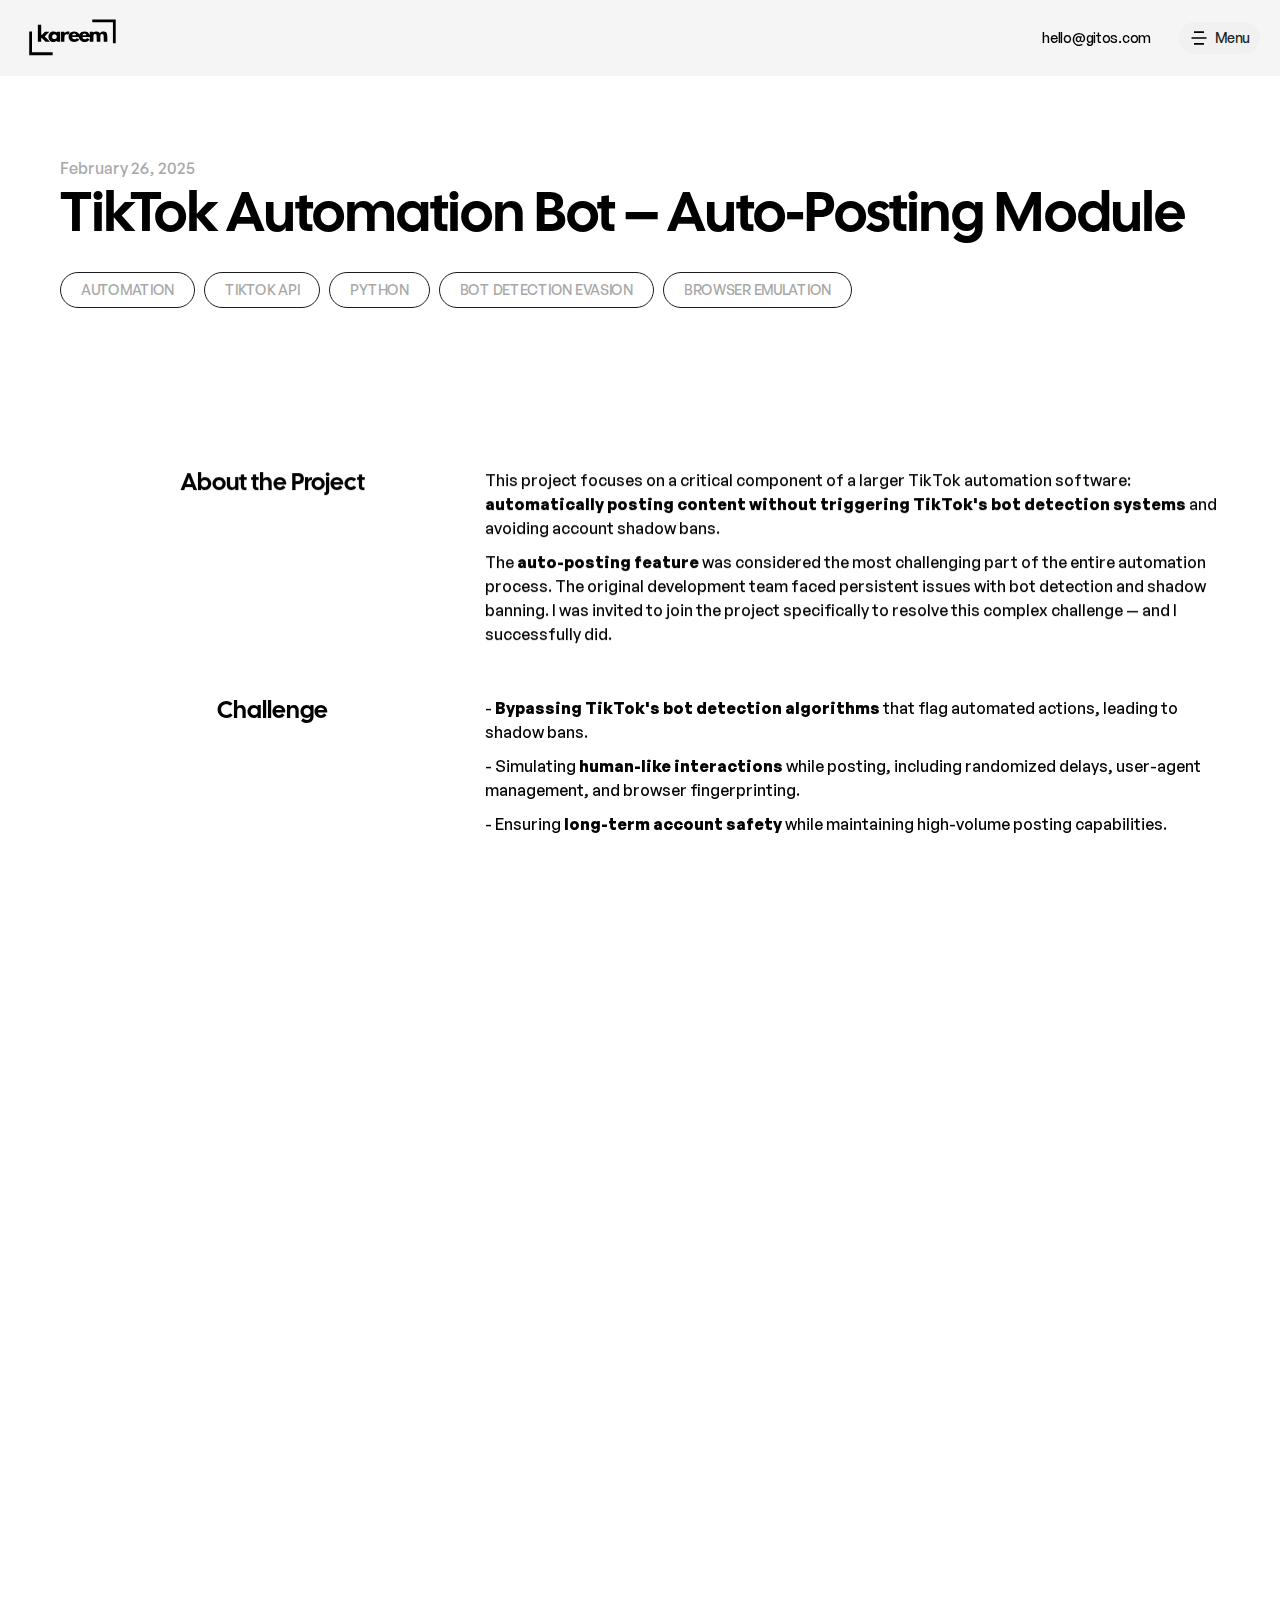
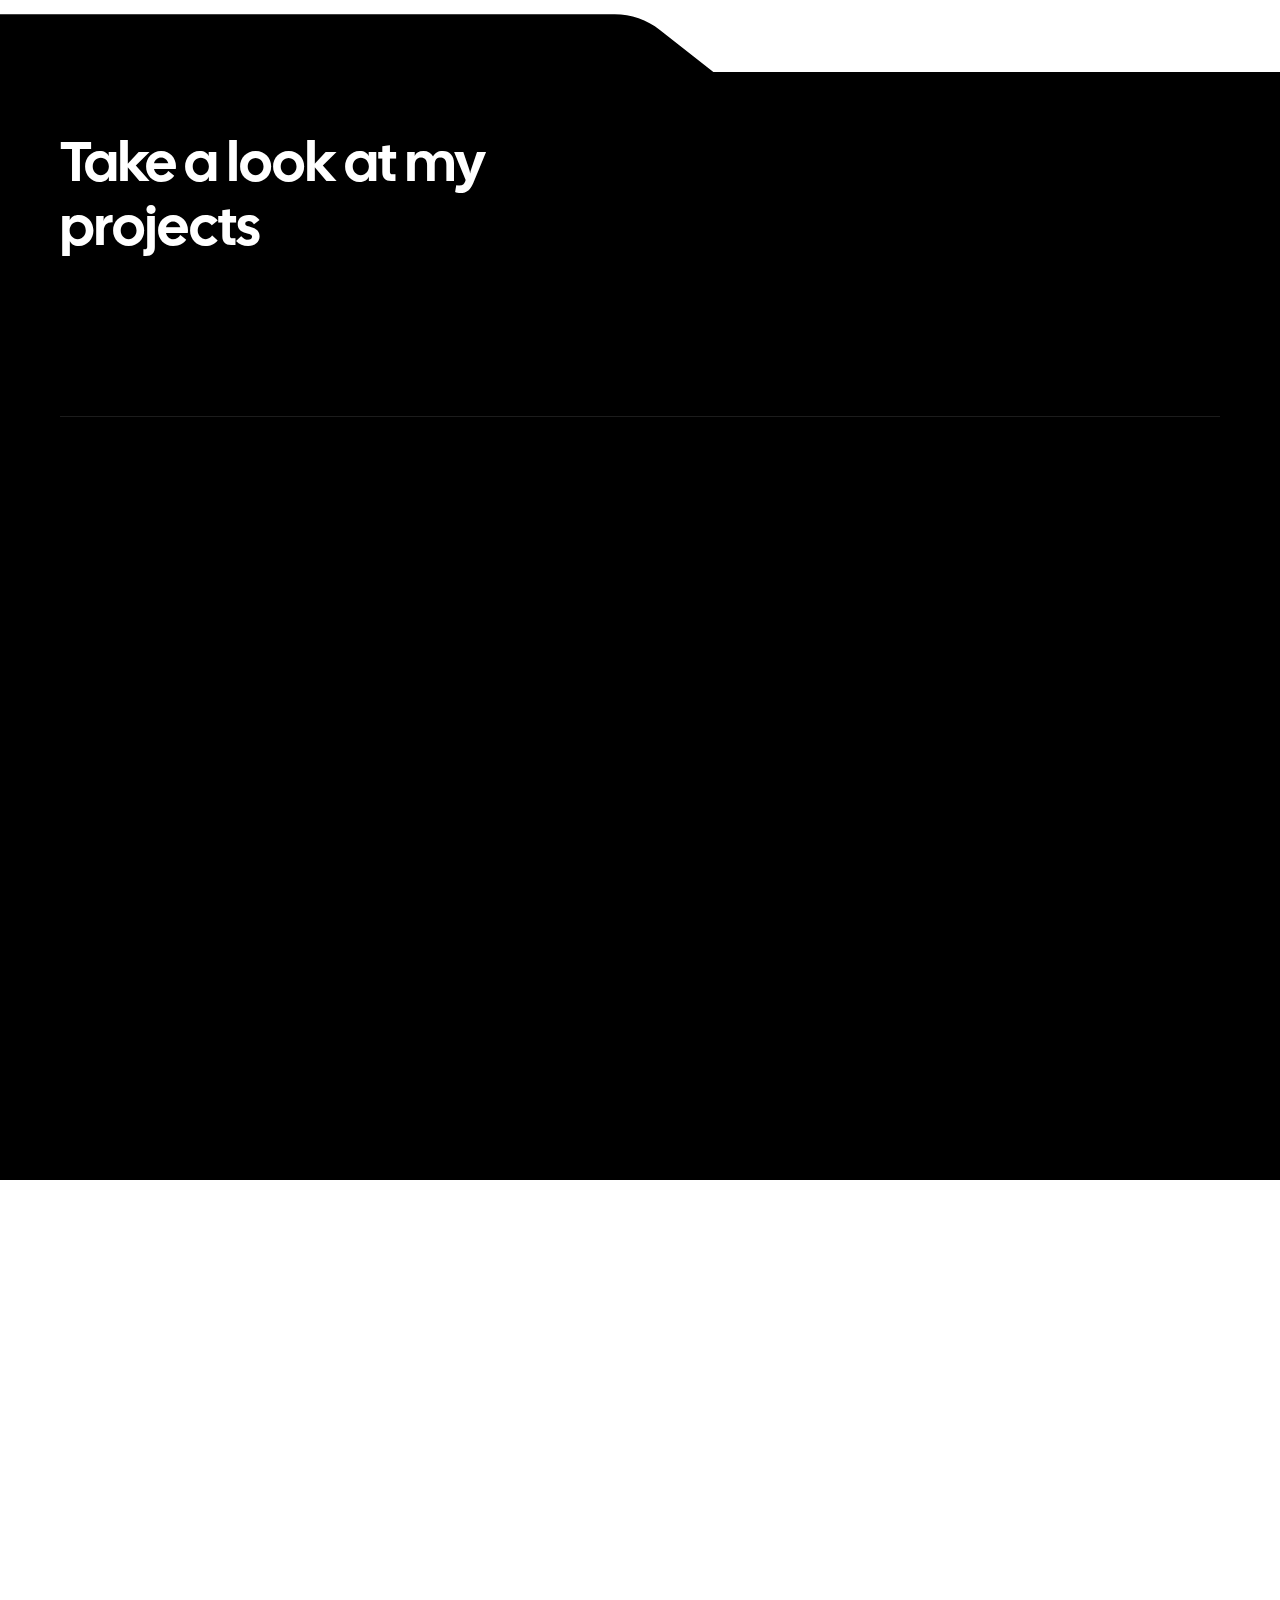
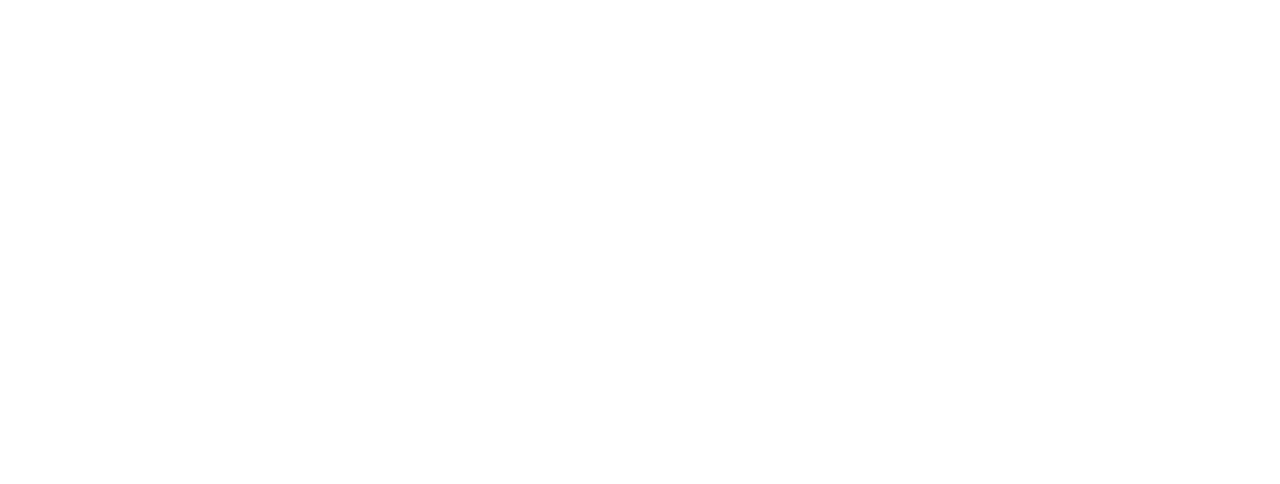
<file: tiktok_project.html>
<!DOCTYPE html>
<html
  data-wf-domain="gitos---portfolio-template.webflow.io"
  data-wf-page="67294a1249ad9582c0eb46a0"
  data-wf-site="672898f5402975f8de17cc9b"
  data-wf-status="1"
  lang="en"
  data-wf-locale="en"
  data-wf-collection="67294a1249ad9582c0eb4692"
  data-wf-item-slug="portfolio-website-8"
>
  <head>
    <meta charset="utf-8" />
    <title>I Build. You Win - Kareem</title>
    <meta content="width=device-width, initial-scale=1" name="viewport" />
    <meta content="Webflow" name="generator" />
    <link
      href="css/gitos---portfolio-template.webflow.16660538a.css"
      rel="stylesheet"
      type="text/css"
    />
    <script type="text/javascript">
      !(function (o, c) {
        var n = c.documentElement,
          t = " w-mod-";
        (n.className += t + "js"),
          ("ontouchstart" in o ||
            (o.DocumentTouch && c instanceof DocumentTouch)) &&
            (n.className += t + "touch");
      })(window, document);
    </script>
    <link href="images/favicon.ico" rel="shortcut icon" type="image/x-icon" />
    <link href="images/webclip.png" rel="apple-touch-icon" />
  </head>
  <body>
    <div
      data-animation="default"
      data-collapse="all"
      data-duration="400"
      data-easing="ease"
      data-easing2="ease"
      role="banner"
      class="navbar w-nav"
    >
      <div class="navbar-container">
        <div class="navbar-wrapper">
          <a href="/" class="navbar-brand w-nav-brand"
            ><img
              src="images/6728a2e82dd4b564ae839da8_gitos.svg"
              loading="lazy"
              alt=""
          /></a>
          <div class="nav-menu-outer">
            <a
              data-w-id="9a59b2bc-67d3-93af-bb46-e878d365ad28"
              href="mailto:hello@gitos.com"
              class="mail-link w-inline-block"
              ><p class="body-medium-02">hello@gitos.com</p>
              <div class="mail-border"></div
            ></a>
            <div data-hover="false" data-delay="0" class="nav-drop w-dropdown">
              <div class="dropdown-toggle w-dropdown-toggle">
                <div class="menu-button">
                  <div class="menu-outer">
                    <div class="menu-button-icon-wrap">
                      <img
                        src="images/678fe6904db87481a83e47ec_Frame%20%282%29.svg"
                        loading="lazy"
                        alt=""
                        class="menu-button-icon"
                      />
                      <div class="body-medium-02">Menu</div>
                    </div>
                    <img
                      src="images/6728a2e8707eb3df7b79e305_Frame.svg"
                      loading="lazy"
                      alt=""
                      class="menu-button-icon-open"
                    />
                  </div>
                </div>
              </div>
              <nav class="dropdown-list w-dropdown-list">
                <ul role="list" class="nav-menu w-list-unstyled">
                  <li class="list-item">
                    <a href="/" class="nav-link w-inline-block"
                      ><img
                        src="images/6728a2e842553ae958c4cac3_flag-dynamic-color.svg"
                        loading="lazy"
                        alt=""
                        class="nav-link-icon"
                      />
                      <p class="body-medium-02">Home</p></a
                    >
                  </li>
                  <li class="list-item">
                    <a href="/about" class="nav-link w-inline-block"
                      ><img
                        src="images/6728a2e82287d76e7d54b5d7_boy-dynamic-color.svg"
                        loading="lazy"
                        alt=""
                        class="nav-link-icon"
                      />
                      <p class="body-medium-02">About</p></a
                    >
                  </li>
                  <li class="list-item">
                    <a href="/contact" class="nav-link w-inline-block"
                      ><img
                        src="images/6728a2e92f6ae8c505adb4b3_mail-dynamic-color.svg"
                        loading="lazy"
                        alt=""
                        class="nav-link-icon"
                      />
                      <p class="body-medium-02">Contact</p></a
                    >
                  </li>
                  <li class="list-item">
                    <a href="/project" class="nav-link w-inline-block"
                      ><img
                        src="images/6728a2e8aaf0a34b1bc5d368_fire-dynamic-color.svg"
                        loading="lazy"
                        alt=""
                        class="nav-link-icon"
                      />
                      <p class="body-medium-02">Project</p></a
                    >
                  </li>
                  <li class="list-item">
                    <a href="/blog" class="nav-link w-inline-block"
                      ><img
                        src="images/6728a2e936b6f728c1439393_notebook-dynamic-color.svg"
                        loading="lazy"
                        alt=""
                        class="nav-link-icon"
                      />
                      <p class="body-medium-02">Articles</p></a
                    >
                  </li>
                  <li>
                    <div class="navbar-social-wrap">
                      <a
                        href="https://www.facebook.com/webflow/"
                        target="_blank"
                        class="nav-social-link-02 _01 w-inline-block"
                        ><img
                          src="images/6728a2e8bf64a2c2d5cb8d8f_Frame-3.svg"
                          loading="lazy"
                          alt=""
                          class="nav-link-icon"
                        />
                        <p class="body-medium-02">Facebook</p></a
                      ><a
                        href="https://dribbble.com/webflow"
                        target="_blank"
                        class="nav-social-link-02 _01 w-inline-block"
                        ><img
                          src="images/6757f8729ea607dd8d3cbb8a_Frame%20%284%29.svg"
                          loading="lazy"
                          alt=""
                          class="nav-link-icon"
                        />
                        <p class="body-medium-02">dribbble</p></a
                      ><a
                        href="https://www.linkedin.com/company/webflow-inc-/"
                        target="_blank"
                        class="nav-social-link-02 _01 w-inline-block"
                        ><img
                          src="images/6757f862cf5a01453f928b58_Frame%20%283%29.svg"
                          loading="lazy"
                          alt=""
                          class="nav-link-icon"
                        />
                        <p class="body-medium-02">Linkedin</p></a
                      >
                    </div>
                  </li>
                </ul>
              </nav>
            </div>
          </div>
        </div>
      </div>
    </div>

<section class="project-single-hero">
  <div class="project-single-container">
    <div class="sec-01-color">
      <p class="body-medium-01">
        February 26, 2025
      </p>
    </div>
    <div class="project-title-box">
      <h1 class="heading-01">
        TikTok Automation Bot – Auto-Posting Module
      </h1>
    </div>
    <div class="project-tags-wrap">
      <div class="project-tag">
        <p class="body-medium-large-02">Automation</p>
      </div>
      <div class="project-tag">
        <p class="body-medium-large-02">TikTok API</p>
      </div>
      <div class="project-tag">
        <p class="body-medium-large-02">Python</p>
      </div>
      <div class="project-tag">
        <p class="body-medium-large-02">Bot Detection Evasion</p>
      </div>
      <div class="project-tag">
        <p class="body-medium-large-02">Browser Emulation</p>
      </div>
    </div>

    <div class="project-details">
      <div class="project-details-row">
        <div class="rich-text-ttile">
          <h3 class="sub-heading-03">About the Project</h3>
        </div>
        <div class="project-rich-text w-richtext">
          <p>
            This project focuses on a critical component of a larger TikTok automation software: <strong>automatically posting content without triggering TikTok's bot detection systems</strong> and avoiding account shadow bans.
          </p>
          <p>
            The <strong>auto-posting feature</strong> was considered the most challenging part of the entire automation process. The original development team faced persistent issues with bot detection and shadow banning. I was invited to join the project specifically to resolve this complex challenge — and I successfully did.
          </p>
        </div>
      </div>
      <div class="project-details-row">
        <div class="rich-text-ttile">
          <h3 class="sub-heading-03">Challenge</h3>
        </div>
        <div class="project-rich-text w-richtext">
          <p>
            - <strong>Bypassing TikTok's bot detection algorithms</strong> that flag automated actions, leading to shadow bans.
          </p>
          <p>
            - Simulating <strong>human-like interactions</strong> while posting, including randomized delays, user-agent management, and browser fingerprinting.
          </p>
          <p>
            - Ensuring <strong>long-term account safety</strong> while maintaining high-volume posting capabilities.
          </p>
        </div>
      </div>
      <div class="project-details-row">
        <div class="rich-text-ttile">
          <h3 class="sub-heading-03">Process</h3>
        </div>
        <div class="project-rich-text w-richtext">
          <p>
            - Utilized <strong>Chromium-based browser emulation</strong> with tailored configurations, including dynamic user-agent strings and language preferences.
          </p>
          <p>
            - Implemented <strong>realistic human interaction patterns</strong>, such as variable time delays, mouse movements, and scroll behaviors.
          </p>
          <p>
            - Integrated <strong>proxy rotation</strong>, geolocation, WebRTC management, and WebGL rendering adjustments to further mimic real user activity.
          </p>
          <p>
            - Conducted <strong>extensive testing</strong> to monitor posting behavior, ensuring the system remained undetected by TikTok's security measures.
          </p>
        </div>
      </div>
      <div class="project-details-row">
        <div class="rich-text-ttile">
          <h3 class="sub-heading-03">Outcome</h3>
        </div>
        <div class="project-rich-text w-richtext">
          <p>
            - Successfully deployed an <strong>auto-posting module</strong> that operates at scale without triggering TikTok's bot detection.
          </p>
          <p>
            - <strong>No shadow bans</strong> or account restrictions were experienced during prolonged testing periods.
          </p>
          <p>
            - The solution restored confidence in the entire TikTok automation software, allowing the broader system to function as originally intended.
          </p>
        </div>
      </div>
      <div class="project-details-row">
        <div class="rich-text-ttile">
          <h3 class="sub-heading-03">Conclusion</h3>
        </div>
        <div class="project-rich-text w-richtext">
          <p>
            This project demonstrates my ability to <strong>solve complex automation challenges</strong> that others could not resolve. By blending advanced automation techniques with deep knowledge of bot detection evasion, I delivered a robust, scalable solution that met TikTok's stringent security requirements without compromising performance.
          </p>
        </div>
      </div>
    </div>
  </div>
</section>



    <section class="project">
      <div class="project-container">
        <h1 class="heading-01">Take a look at my <br />projects</h1>
        <div
          data-current="Tab 1"
          data-easing="ease"
          data-duration-in="300"
          data-duration-out="100"
          class="project-tab w-tabs"
        >
          <div
            data-w-id="15b9916e-9968-669b-460d-9ae5e9052037"
            class="project-tab-menu w-tab-menu"
          >
            <a
              data-w-tab="Tab 1"
              class="project-tab-link w-inline-block w-tab-link w--current"
              ><div class="body-medium-01">All</div></a
            >
          </div>
          <div class="project-tab-content w-tab-content">
            <div data-w-tab="Tab 1" class="w-tab-pane w--tab-active">
              <div class="w-dyn-list">
                <div role="list" class="project-list w-dyn-items">
                  <div
                    data-w-id="15b9916e-9968-669b-460d-9ae5e905204b"
                    role="listitem"
                    class="w-dyn-item"
                  >
                    <a
                      data-w-id="15b9916e-9968-669b-460d-9ae5e905204c"
                      href="/leaddeck.html"
                      class="project-card w-inline-block"
                      ><div
                        id="w-node-_4f3a9b0c-ba2d-bd0e-495a-b48d78ebb168-e9052030"
                        class="project-card-img"
                      >
                        <img
                          id="w-node-_15b9916e-9968-669b-460d-9ae5e9052058-e9052030"
                          loading="lazy"
                          alt=""
                          src="images/6729df96cb65d317d29542ca_image-3.png"
                          sizes="(max-width: 479px) 100vw, (max-width: 767px) 62vw, (max-width: 991px) 60vw, (max-width: 1439px) 48vw, (max-width: 1919px) 603.2073364257812px, 31vw"
                          srcset="
                            images/6729df96cb65d317d29542ca_image-3-p-500.png 500w,
                            images/6729df96cb65d317d29542ca_image-3-p-800.png 800w,
                            images/6729df96cb65d317d29542ca_image-3.png       865w
                          "
                          class="proejct-img"
                        />
                      </div>
                      <div
                        id="w-node-_15b9916e-9968-669b-460d-9ae5e905204d-e9052030"
                        class="project-logo-wrap"
                      >
                        <img
                          loading="lazy"
                          src="images/leaddeck.svg"
                          alt=""
                          class="project-logo"
                        />
                      </div>
                      <div
                        id="w-node-_15b9916e-9968-669b-460d-9ae5e905204f-e9052030"
                        class="project-tags-wrap-02"
                      >
                        <div class="project-tag">
                          <p class="body-medium-large-02">Data Scraping</p>
                        </div>
                        <div class="project-tag">
                          <p class="body-medium-large-02">SaaS</p>
                        </div>
                      </div>
                      <div
                        id="w-node-_15b9916e-9968-669b-460d-9ae5e9052054-e9052030"
                        class="proejct-date-wrap"
                      >
                        <p class="body-medium-01">November 13, 2024</p>
                      </div>
                      <div
                        id="w-node-_4dd763f8-0dd2-5005-8562-1221200a73c6-e9052030"
                        class="learn-more-btn-black"
                      >
                        <div>Read more</div>
                      </div></a
                    >
                  </div>
                  <div
                    data-w-id="15b9916e-9968-669b-460d-9ae5e905204b"
                    role="listitem"
                    class="w-dyn-item"
                  >
                    <a
                      data-w-id="15b9916e-9968-669b-460d-9ae5e905204c"
                      href="/tau_foods.html"
                      class="project-card w-inline-block"
                      ><div
                        id="w-node-_4f3a9b0c-ba2d-bd0e-495a-b48d78ebb168-e9052030"
                        class="project-card-img"
                      >
                        <img
                          id="w-node-_15b9916e-9968-669b-460d-9ae5e9052058-e9052030"
                          loading="lazy"
                          alt=""
                          src="images/6729df7454e71ba773f09c48_image-2.png"
                          sizes="(max-width: 479px) 100vw, (max-width: 767px) 62vw, (max-width: 991px) 60vw, (max-width: 1439px) 48vw, (max-width: 1919px) 603.2073364257812px, 31vw"
                          srcset="
                            images/6729df7454e71ba773f09c48_image-2-p-500.png 500w,
                            images/6729df7454e71ba773f09c48_image-2-p-800.png 800w,
                            images/6729df7454e71ba773f09c48_image-2.png       865w
                          "
                          class="proejct-img"
                        />
                      </div>
                      <div
                        id="w-node-_15b9916e-9968-669b-460d-9ae5e905204d-e9052030"
                        class="project-logo-wrap"
                      >
                        <img
                          loading="lazy"
                          src="images/6729e00ff2ed1854c7b8800a_Group%201000021133.svg"
                          alt=""
                          class="project-logo"
                        />
                      </div>
                      <div
                        id="w-node-_15b9916e-9968-669b-460d-9ae5e905204f-e9052030"
                        class="project-tags-wrap-02"
                      >
                        <div class="project-tag">
                          <p class="body-medium-large-02">Food Ordering System</p>
                        </div>
                        <div class="project-tag">
                          <p class="body-medium-large-02">Restuarant Management</p>
                        </div>
                      </div>
                      <div
                        id="w-node-_15b9916e-9968-669b-460d-9ae5e9052054-e9052030"
                        class="proejct-date-wrap"
                      >
                        <p class="body-medium-01">November 13, 2024</p>
                      </div>
                      <div
                        id="w-node-_4dd763f8-0dd2-5005-8562-1221200a73c6-e9052030"
                        class="learn-more-btn-black"
                      >
                        <div>Read more</div>
                      </div></a
                    >
                  </div>
                  <div
                    data-w-id="15b9916e-9968-669b-460d-9ae5e905204b"
                    role="listitem"
                    class="w-dyn-item"
                  >
                    <a
                      data-w-id="15b9916e-9968-669b-460d-9ae5e905204c"
                      href="/twitter_project.html"
                      class="project-card w-inline-block"
                      ><div
                        id="w-node-_4f3a9b0c-ba2d-bd0e-495a-b48d78ebb168-e9052030"
                        class="project-card-img"
                      >
                        <img
                          id="w-node-_15b9916e-9968-669b-460d-9ae5e9052058-e9052030"
                          loading="lazy"
                          alt=""
                          src="images/6729df546fa22091603e7706_image-1.png"
                          sizes="(max-width: 479px) 100vw, (max-width: 767px) 62vw, (max-width: 991px) 60vw, (max-width: 1439px) 48vw, (max-width: 1919px) 603.2073364257812px, 31vw"
                          srcset="
                            images/6729df546fa22091603e7706_image-1-p-500.png 500w,
                            images/6729df546fa22091603e7706_image-1-p-800.png 800w,
                            images/6729df546fa22091603e7706_image-1.png       865w
                          "
                          class="proejct-img"
                        />
                      </div>
                      <div
                        id="w-node-_15b9916e-9968-669b-460d-9ae5e905204d-e9052030"
                        class="project-logo-wrap"
                      >
                        <img
                          loading="lazy"
                          src="images/6729dff36fa22091603f0cdd_Group%201000020968.svg"
                          alt=""
                          class="project-logo"
                        />
                      </div>
                      <div
                        id="w-node-_15b9916e-9968-669b-460d-9ae5e905204f-e9052030"
                        class="project-tags-wrap-02"
                      >
                        <div class="project-tag">
                          <p class="body-medium-large-02">Social Media Automation</p>
                        </div>
                      </div>
                      <div
                        id="w-node-_15b9916e-9968-669b-460d-9ae5e9052054-e9052030"
                        class="proejct-date-wrap"
                      >
                        <p class="body-medium-01">November 13, 2024</p>
                      </div>
                      <div
                        id="w-node-_4dd763f8-0dd2-5005-8562-1221200a73c6-e9052030"
                        class="learn-more-btn-black"
                      >
                        <div>Read more</div>
                      </div></a
                    >
                  </div>
                  <div
                    data-w-id="15b9916e-9968-669b-460d-9ae5e905204b"
                    role="listitem"
                    class="w-dyn-item"
                  >
                    <a
                      data-w-id="15b9916e-9968-669b-460d-9ae5e905204c"
                      href="/pumpfun_project.html"
                      class="project-card w-inline-block"
                      ><div
                        id="w-node-_4f3a9b0c-ba2d-bd0e-495a-b48d78ebb168-e9052030"
                        class="project-card-img"
                      >
                        <img
                          id="w-node-_15b9916e-9968-669b-460d-9ae5e9052058-e9052030"
                          loading="lazy"
                          alt=""
                          src="images/6729dfc05d744f8341b0f7e0_image.png"
                          sizes="(max-width: 479px) 100vw, (max-width: 767px) 62vw, (max-width: 991px) 60vw, (max-width: 1439px) 48vw, (max-width: 1919px) 603.2073364257812px, 31vw"
                          srcset="
                            images/6729dfc05d744f8341b0f7e0_image-p-500.png 500w,
                            images/6729dfc05d744f8341b0f7e0_image-p-800.png 800w,
                            images/6729dfc05d744f8341b0f7e0_image.png       865w
                          "
                          class="proejct-img"
                        />
                      </div>
                      <div
                        id="w-node-_15b9916e-9968-669b-460d-9ae5e905204d-e9052030"
                        class="project-logo-wrap"
                      >
                        <img
                          loading="lazy"
                          src="images/6729dfc6b2029beb5b1b81f0_Group%201000020967.svg"
                          alt=""
                          class="project-logo"
                        />
                      </div>
                      <div
                        id="w-node-_15b9916e-9968-669b-460d-9ae5e905204f-e9052030"
                        class="project-tags-wrap-02"
                      >
                        <div class="project-tag">
                          <p class="body-medium-large-02">High - Frequency Trading</p>
                        </div>
                      </div>
                      <div
                        id="w-node-_15b9916e-9968-669b-460d-9ae5e9052054-e9052030"
                        class="proejct-date-wrap"
                      >
                        <p class="body-medium-01">November 13, 2024</p>
                      </div>
                      <div
                        id="w-node-_4dd763f8-0dd2-5005-8562-1221200a73c6-e9052030"
                        class="learn-more-btn-black"
                      >
                        <div>Read more</div>
                      </div></a
                    >
                  </div>
                  <div
                    data-w-id="15b9916e-9968-669b-460d-9ae5e905204b"
                    role="listitem"
                    class="w-dyn-item"
                  >
                    <a
                      data-w-id="15b9916e-9968-669b-460d-9ae5e905204c"
                      href="/telegram_bot.html"
                      class="project-card w-inline-block"
                      ><div
                        id="w-node-_4f3a9b0c-ba2d-bd0e-495a-b48d78ebb168-e9052030"
                        class="project-card-img"
                      >
                        <img
                          id="w-node-_15b9916e-9968-669b-460d-9ae5e9052058-e9052030"
                          loading="lazy"
                          alt=""
                          src="images/6729df96cb65d317d29542ca_image-3.png"
                          sizes="(max-width: 479px) 100vw, (max-width: 767px) 62vw, (max-width: 991px) 60vw, (max-width: 1439px) 48vw, (max-width: 1919px) 603.2073364257812px, 31vw"
                          srcset="
                            images/6729df96cb65d317d29542ca_image-3-p-500.png 500w,
                            images/6729df96cb65d317d29542ca_image-3-p-800.png 800w,
                            images/6729df96cb65d317d29542ca_image-3.png       865w
                          "
                          class="proejct-img"
                        />
                      </div>
                      <div
                        id="w-node-_15b9916e-9968-669b-460d-9ae5e905204d-e9052030"
                        class="project-logo-wrap"
                      >
                        <img
                          loading="lazy"
                          src="images/6729df912002f5bbc1607068_Group%201000020966.svg"
                          alt=""
                          class="project-logo"
                        />
                      </div>
                      <div
                        id="w-node-_15b9916e-9968-669b-460d-9ae5e905204f-e9052030"
                        class="project-tags-wrap-02"
                      >
                        <div class="project-tag">
                          <p class="body-medium-large-02">Community Management</p>
                        </div>
                      </div>
                      <div
                        id="w-node-_15b9916e-9968-669b-460d-9ae5e9052054-e9052030"
                        class="proejct-date-wrap"
                      >
                        <p class="body-medium-01">November 13, 2024</p>
                      </div>
                      <div
                        id="w-node-_4dd763f8-0dd2-5005-8562-1221200a73c6-e9052030"
                        class="learn-more-btn-black"
                      >
                        <div>Read more</div>
                      </div></a
                    >
                  </div>
                  <div
                    data-w-id="15b9916e-9968-669b-460d-9ae5e905204b"
                    role="listitem"
                    class="w-dyn-item"
                  >
                    <a
                      data-w-id="15b9916e-9968-669b-460d-9ae5e905204c"
                      href="/tiktok_project.html"
                      class="project-card w-inline-block"
                      ><div
                        id="w-node-_4f3a9b0c-ba2d-bd0e-495a-b48d78ebb168-e9052030"
                        class="project-card-img"
                      >
                        <img
                          id="w-node-_15b9916e-9968-669b-460d-9ae5e9052058-e9052030"
                          loading="lazy"
                          alt=""
                          src="images/6729df7454e71ba773f09c48_image-2.png"
                          sizes="(max-width: 479px) 100vw, (max-width: 767px) 62vw, (max-width: 991px) 60vw, (max-width: 1439px) 48vw, (max-width: 1919px) 603.2073364257812px, 31vw"
                          srcset="
                            images/6729df7454e71ba773f09c48_image-2-p-500.png 500w,
                            images/6729df7454e71ba773f09c48_image-2-p-800.png 800w,
                            images/6729df7454e71ba773f09c48_image-2.png       865w
                          "
                          class="proejct-img"
                        />
                      </div>
                      <div
                        id="w-node-_15b9916e-9968-669b-460d-9ae5e905204d-e9052030"
                        class="project-logo-wrap"
                      >
                        <img
                          loading="lazy"
                          src="images/6729df79f2a2d29bbf5709a1_Group%201000020965.svg"
                          alt=""
                          class="project-logo"
                        />
                      </div>
                      <div
                        id="w-node-_15b9916e-9968-669b-460d-9ae5e905204f-e9052030"
                        class="project-tags-wrap-02"
                      >
                        <div class="project-tag">
                          <p class="body-medium-large-02">Social Media</p>
                        </div>
                        <div class="project-tag">
                          <p class="body-medium-large-02">Automation</p>
                        </div>
                      </div>
                      <div
                        id="w-node-_15b9916e-9968-669b-460d-9ae5e9052054-e9052030"
                        class="proejct-date-wrap"
                      >
                        <p class="body-medium-01">November 13, 2024</p>
                      </div>
                      <div
                        id="w-node-_4dd763f8-0dd2-5005-8562-1221200a73c6-e9052030"
                        class="learn-more-btn-black"
                      >
                        <div>Read more</div>
                      </div></a
                    >
                  </div>
                </div>
              </div>
            </div>
          </div>
        </div>
      </div>
      <div class="black-bg"></div>
    </section>
    <div>
      <section class="footer">
        <div
          data-w-id="bd2841e6-414d-3bc2-2bf7-cedabf481027"
          class="footer-container"
        >
          <div class="footer-card-outer">
            <div class="footer-card">
              <div class="card-hole-wrap">
                <div class="card-hole">
                  <div class="card-strip">
                    <img
                      src="images/6728a2e954d485a9e480a435_Group%204.svg"
                      loading="lazy"
                      alt=""
                    />
                  </div>
                </div>
              </div>
              <div class="footer-card-bottom">
                <div class="contact-line-wrap">
                  <p class="body-medium-02">
                    <span class="cantact-text">Contact</span>
                  </p>
                  <div class="line"></div>
                </div>
                <div class="contact-details">
                  <div class="contact-row">
                    <img
                      src="images/6728c21142152d113ae0b1e9_Frame-1.svg"
                      loading="lazy"
                      alt=""
                    />
                    <p class="body-medium-02">+234 902 305 8977</p>
                  </div>
                  <div class="contact-row">
                    <img
                      src="images/6728c211539052cf35537cec_Frame-2.svg"
                      loading="lazy"
                      alt=""
                    />
                    <p class="body-medium-02">hello@kareemthedev.com</p>
                  </div>
                  <div class="contact-row">
                    <img
                      src="images/6728c211a80c192d6e6f59ac_Frame-3.svg"
                      loading="lazy"
                      alt=""
                    />
                    <p class="body-medium-02">Abuja, Nigeria</p>
                  </div>
                </div>
                <a href="https://cal.com/abdulkareem-elelu/15min" class="book-yellow w-button" target="_blank"
                  >Book A Free Call</a
                >
              </div>
            </div>
            <img
              src="images/6728c2122533d0ce3474f617_Cone-White-Glossy.svg"
              loading="lazy"
              data-w-id="bd2841e6-414d-3bc2-2bf7-cedabf481042"
              alt=""
              class="hero-card-float-img-02"
            /><img
              src="images/6728b748a2e2ed31cf60cdae_Group%2021.svg"
              loading="lazy"
              alt=""
              class="shadow"
            />
          </div>
        </div>
      </section>
    </div>
    <script
      src="js/jquery-3.5.1.min.dc5e7f18c8.js"
      type="text/javascript"
      crossorigin="anonymous"
    ></script>
    <script
      src="js/webflow.63141febc194169b0bcebb013c682398.js"
      type="text/javascript"
    ></script>
  </body>
</html>
</file>
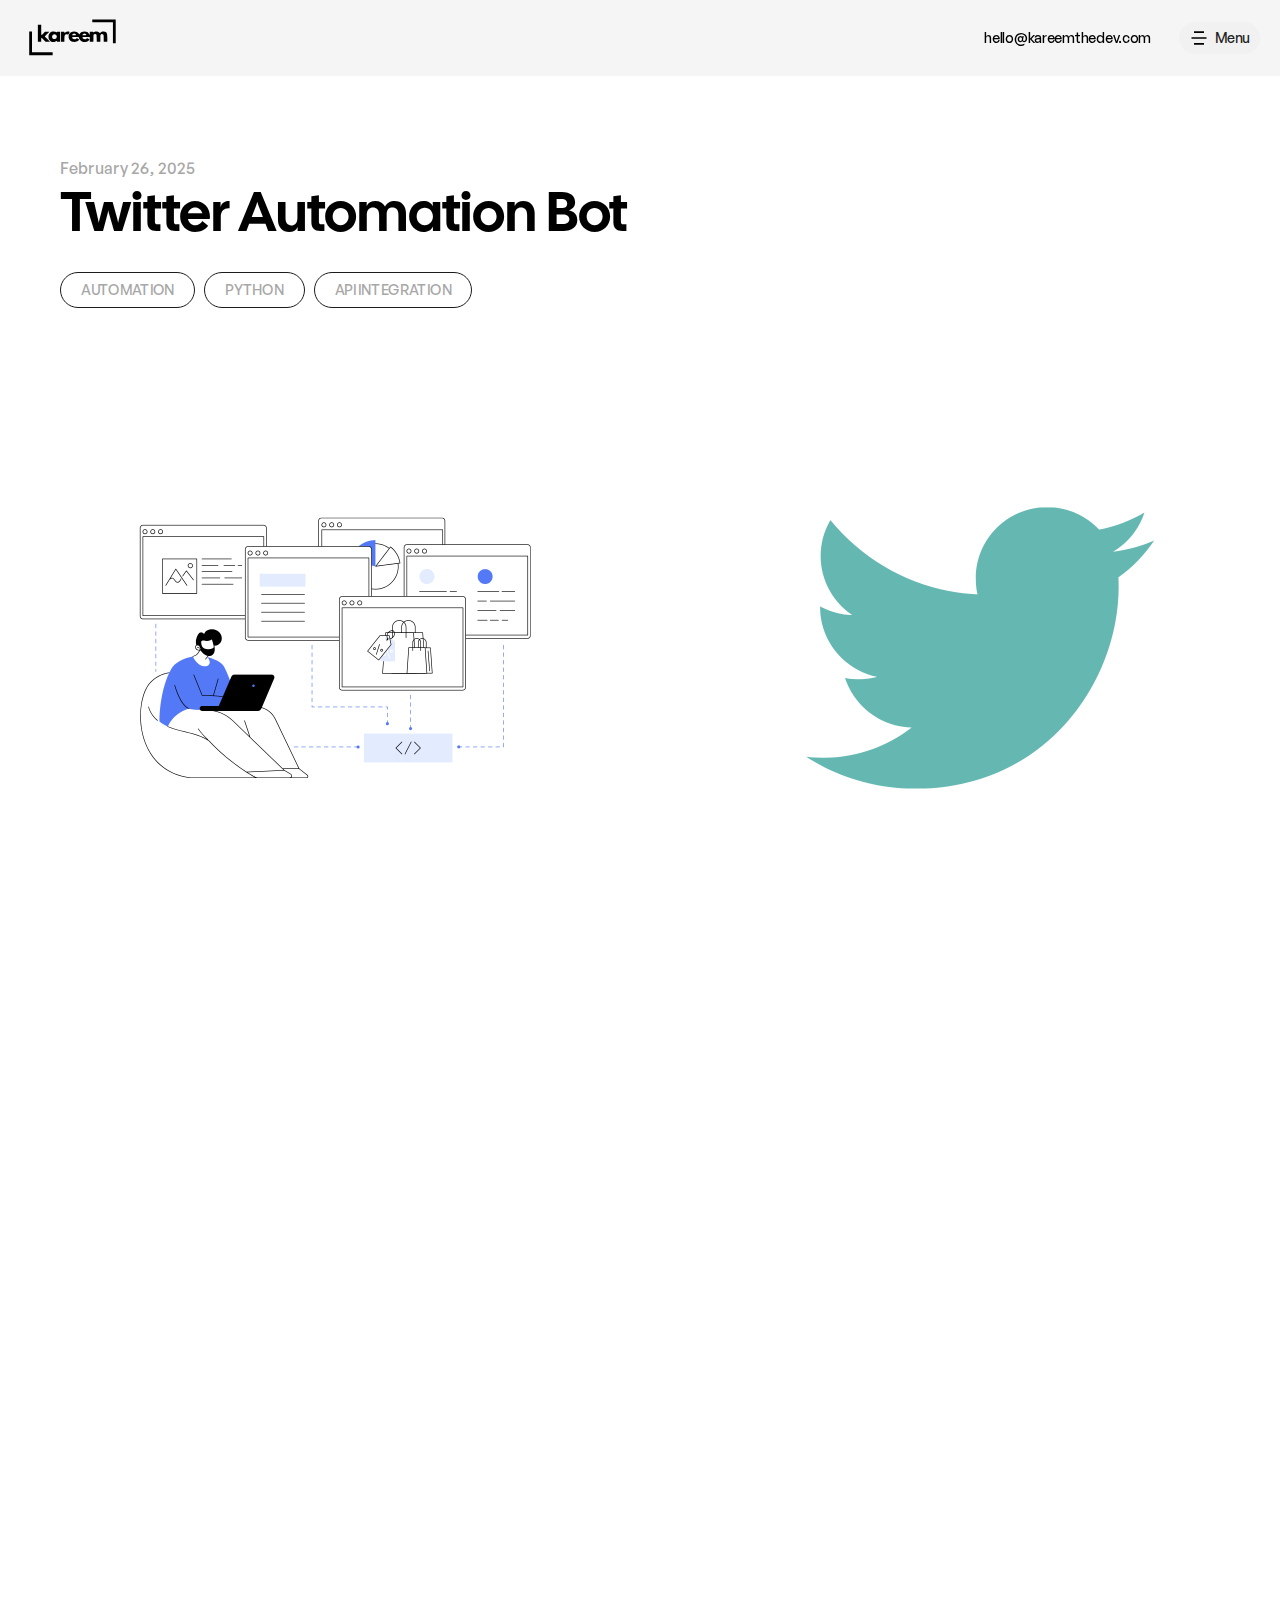
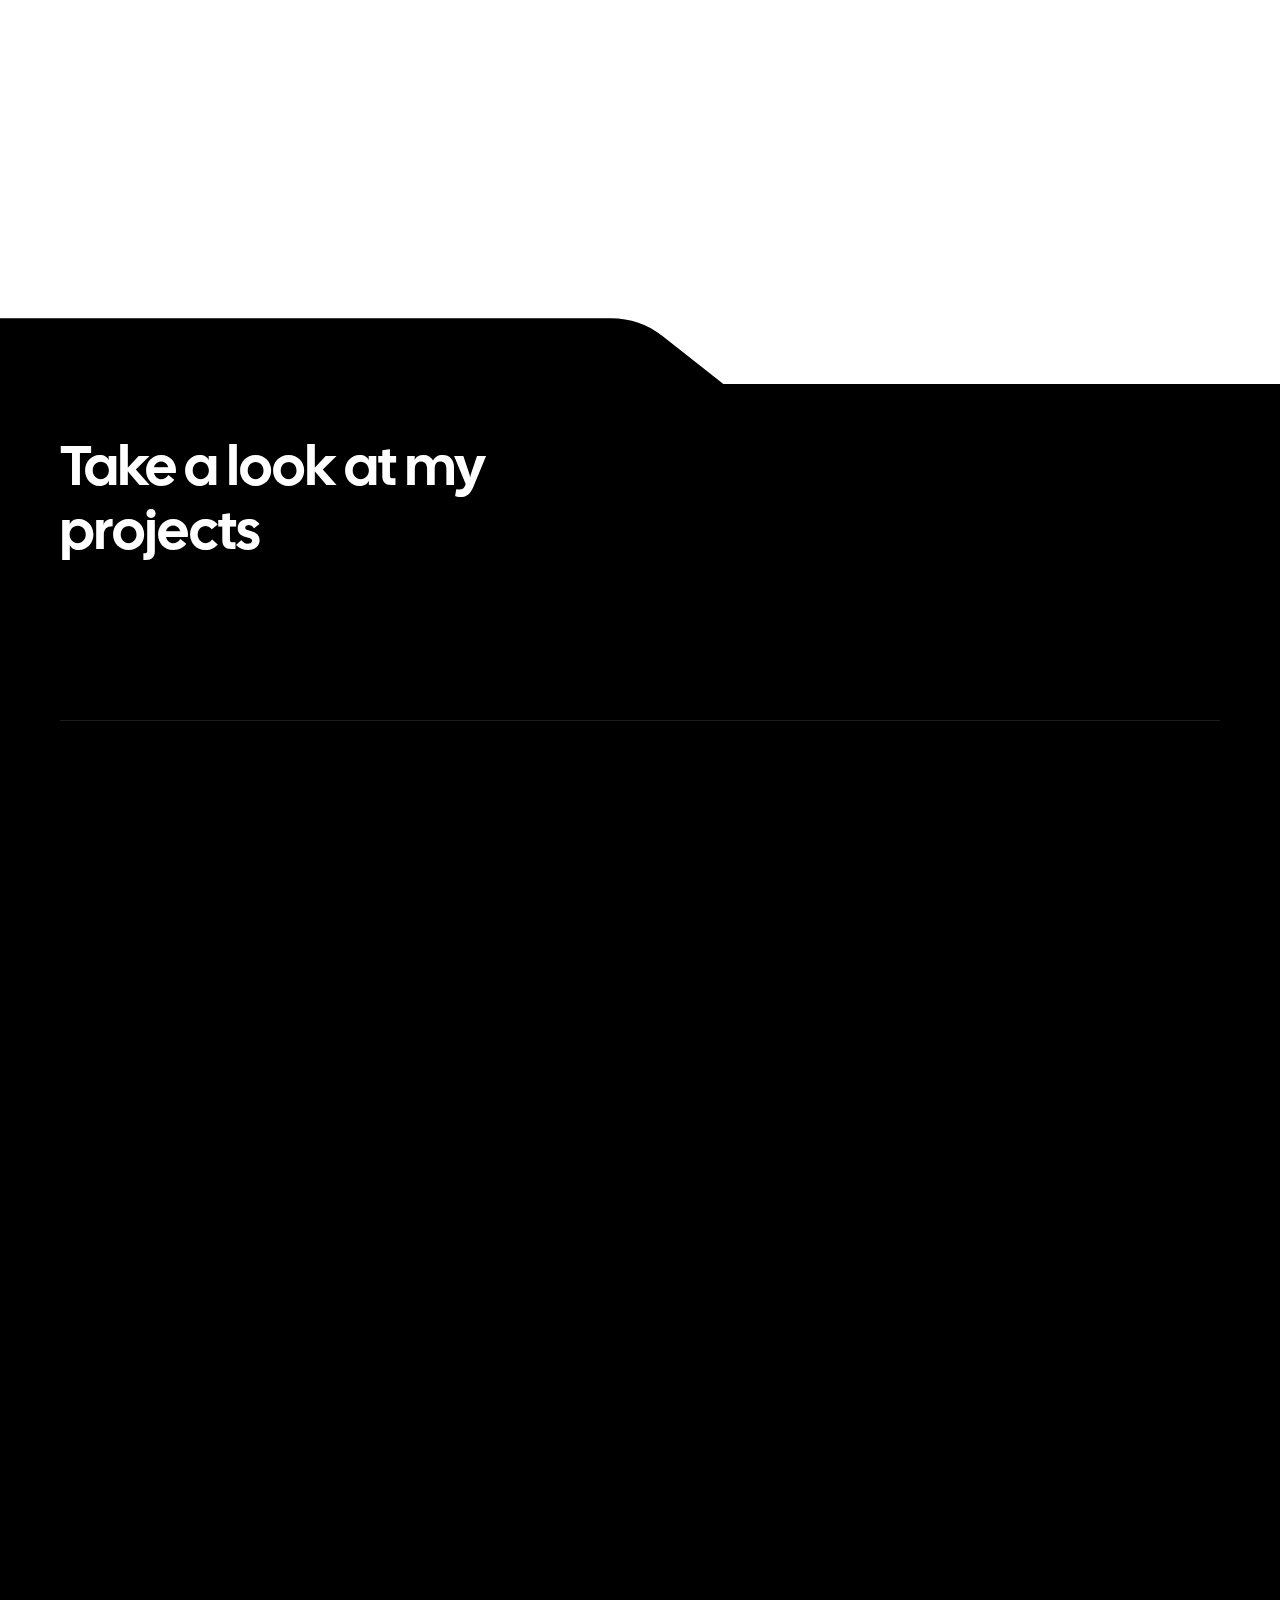
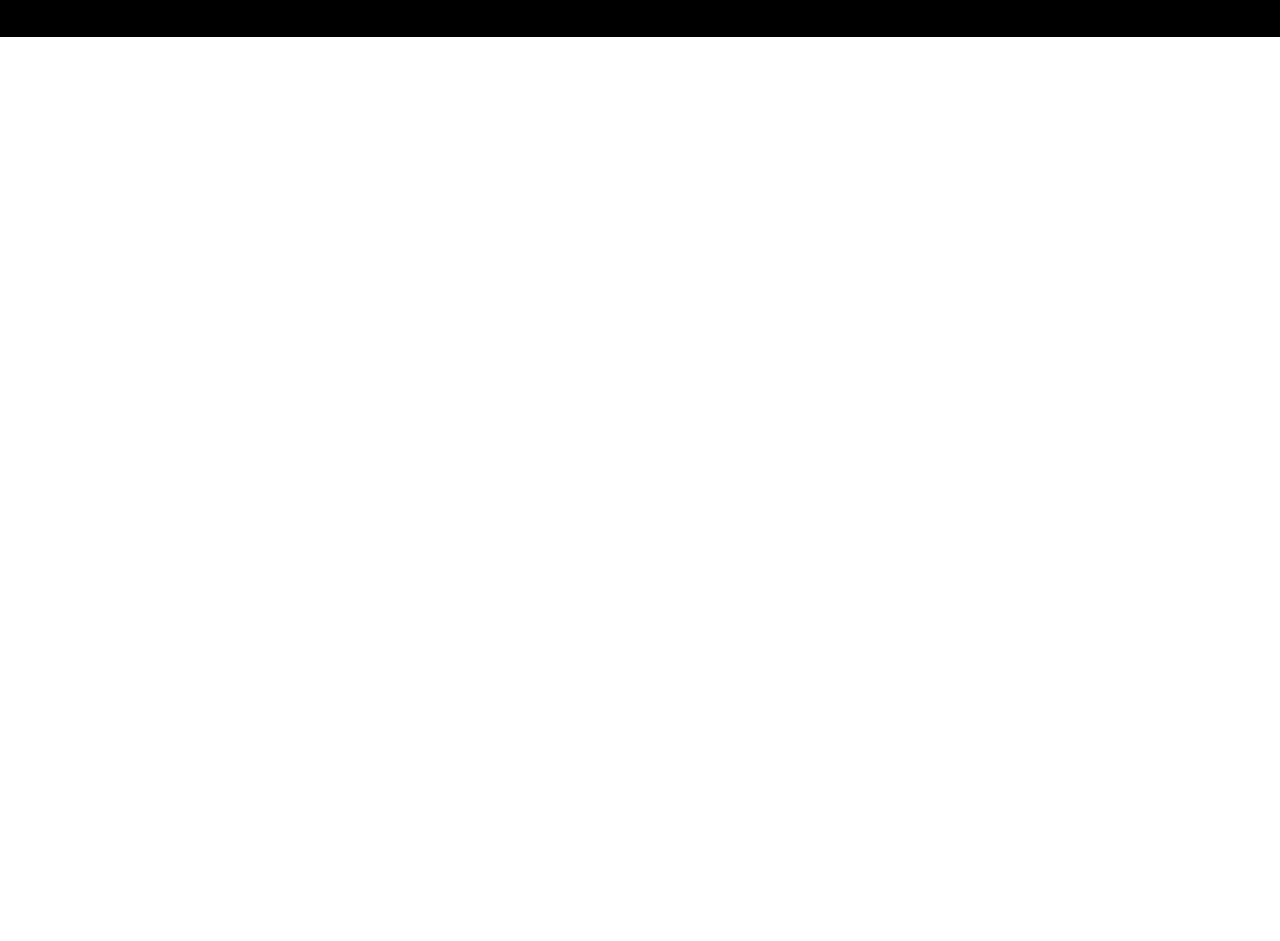
<file: twitter_project.html>
<!DOCTYPE html>
<html
  data-wf-domain="gitos---portfolio-template.webflow.io"
  data-wf-page="67294a1249ad9582c0eb46a0"
  data-wf-site="672898f5402975f8de17cc9b"
  data-wf-status="1"
  lang="en"
  data-wf-locale="en"
  data-wf-collection="67294a1249ad9582c0eb4692"
  data-wf-item-slug="portfolio-website-8"
>
  <head>
    <meta charset="utf-8" />
    <title>I Build. You Win - Kareem</title>
    <meta content="width=device-width, initial-scale=1" name="viewport" />
    <meta content="Webflow" name="generator" />
    <link
      href="css/gitos---portfolio-template.webflow.16660538a.css"
      rel="stylesheet"
      type="text/css"
    />
    <script type="text/javascript">
      !(function (o, c) {
        var n = c.documentElement,
          t = " w-mod-";
        (n.className += t + "js"),
          ("ontouchstart" in o ||
            (o.DocumentTouch && c instanceof DocumentTouch)) &&
            (n.className += t + "touch");
      })(window, document);
    </script>
    <link href="images/favicon.ico" rel="shortcut icon" type="image/x-icon" />
    <link href="images/webclip.png" rel="apple-touch-icon" />
  </head>
  <body>
    <div
      data-animation="default"
      data-collapse="all"
      data-duration="400"
      data-easing="ease"
      data-easing2="ease"
      role="banner"
      class="navbar w-nav"
    >
      <div class="navbar-container">
        <div class="navbar-wrapper">
          <a
            href="/"
            aria-current="page"
            class="navbar-brand w-nav-brand w--current"
            ><img
              src="images/6728a2e82dd4b564ae839da8_gitos.svg"
              loading="lazy"
              alt=""
          /></a>
          <div class="nav-menu-outer">
            <a
              data-w-id="9a59b2bc-67d3-93af-bb46-e878d365ad28"
              href="mailto:hello@kareemthedev.com"
              class="mail-link w-inline-block"
              target="_blank"
              ><p class="body-medium-02">hello@kareemthedev.com</p>
              <div class="mail-border"></div
            ></a>
            <div data-hover="false" data-delay="0" class="nav-drop w-dropdown">
              <div class="dropdown-toggle w-dropdown-toggle">
                <div class="menu-button">
                  <div class="menu-outer">
                    <div class="menu-button-icon-wrap">
                      <img
                        src="images/678fe6904db87481a83e47ec_Frame%20%282%29.svg"
                        loading="lazy"
                        alt=""
                        class="menu-button-icon"
                      />
                      <div class="body-medium-02">Menu</div>
                    </div>
                    <img
                      src="images/6728a2e8707eb3df7b79e305_Frame.svg"
                      loading="lazy"
                      alt=""
                      class="menu-button-icon-open"
                    />
                  </div>
                </div>
              </div>
              <nav class="dropdown-list w-dropdown-list">
                <ul role="list" class="nav-menu w-list-unstyled">
                  <li class="list-item">
                    <a
                      href="/"
                      aria-current="page"
                      class="nav-link w-inline-block w--current"
                      ><img
                        src="images/6728a2e842553ae958c4cac3_flag-dynamic-color.svg"
                        loading="lazy"
                        alt=""
                        class="nav-link-icon"
                      />
                      <p class="body-medium-02">Home</p></a
                    >
                  </li>
                  <li
                    id="w-node-_527992f5-cfc0-a348-64a4-b19d4b32ad97-4b32ad86"
                    class="list-item"
                  >
                    <a href="/#about" class="nav-link w-inline-block"
                      ><img
                        src="images/6728a2e82287d76e7d54b5d7_boy-dynamic-color.svg"
                        loading="lazy"
                        alt=""
                        class="nav-link-icon"
                      />
                      <p class="body-medium-02">About</p></a
                    >
                  </li>
                  <li
                    id="w-node-_527992f5-cfc0-a348-64a4-b19d4b32ad9c-4b32ad86"
                    class="list-item"
                  >
                    <a href="https://cal.com/abdulkareem-elelu/15min" target="_blank" class="nav-link w-inline-block"
                      ><img
                        src="images/6728a2e92f6ae8c505adb4b3_mail-dynamic-color.svg"
                        loading="lazy"
                        alt=""
                        class="nav-link-icon"
                      />
                      <p class="body-medium-02">Contact</p></a
                    >
                  </li>
                  <li
                    id="w-node-_527992f5-cfc0-a348-64a4-b19d4b32ada1-4b32ad86"
                    class="list-item"
                  >
                    <a href="/#project" class="nav-link w-inline-block"
                      ><img
                        src="images/6728a2e8aaf0a34b1bc5d368_fire-dynamic-color.svg"
                        loading="lazy"
                        alt=""
                        class="nav-link-icon"
                      />
                      <p class="body-medium-02">Project</p></a
                    >
                  </li>
                  <li
                    id="w-node-_527992f5-cfc0-a348-64a4-b19d4b32ada6-4b32ad86"
                    class="list-item"
                  >
                    <a href="/#blog" class="nav-link w-inline-block"
                      ><img
                        src="images/6728a2e936b6f728c1439393_notebook-dynamic-color.svg"
                        loading="lazy"
                        alt=""
                        class="nav-link-icon"
                      />
                      <p class="body-medium-02">Articles</p></a
                    >
                  </li>
                  <li
                    id="w-node-_527992f5-cfc0-a348-64a4-b19d4b32adab-4b32ad86"
                  >
                    <div class="navbar-social-wrap">
                      <a
                        href="https://www.github.com/justkareem"
                        target="_blank"
                        class="nav-social-link-02 _01 w-inline-block"
                        ><img
                          src="images/6728a2e8bf64a2c2d5cb8d8f_Frame-3.svg"
                          loading="lazy"
                          alt=""
                          class="nav-link-icon"
                        />
                        <p class="body-medium-02">Github</p></a
                      ><a
                        href="https://t.me/justkareem"
                        target="_blank"
                        class="nav-social-link-02 _01 w-inline-block"
                        ><img
                          src="images/6757f8729ea607dd8d3cbb8a_Frame%20%284%29.svg"
                          loading="lazy"
                          alt=""
                          class="nav-link-icon"
                        />
                        <p class="body-medium-02">Telegram</p></a
                      ><a
                        href="https://www.linkedin.com/in/elelu-kareem/"
                        target="_blank"
                        class="nav-social-link-02 _01 w-inline-block"
                        ><img
                          src="images/6757f862cf5a01453f928b58_Frame%20%283%29.svg"
                          loading="lazy"
                          alt=""
                          class="nav-link-icon"
                        />
                        <p class="body-medium-02">Linkedin</p></a
                      >
                    </div>
                  </li>
                </ul>
              </nav>
            </div>
          </div>
        </div>
      </div>
    </div>

    <section class="project-single-hero">
  <div class="project-single-container">
    <div class="sec-01-color">
      <p class="body-medium-01">
        February 26, 2025
      </p>
    </div>
    <div class="project-title-box">
      <h1 class="heading-01">
        Twitter Automation Bot
      </h1>
    </div>
    <div class="project-tags-wrap">
      <div class="project-tag">
        <p class="body-medium-large-02">Automation</p>
      </div>
      <div class="project-tag">
        <p class="body-medium-large-02">Python</p>
      </div>
      <div class="project-tag">
        <p class="body-medium-large-02">API Integration</p>
      </div>
    </div>
    <div class="single-img-box">
      <img
        src="images/twitter-scraper_1.png"
        loading="lazy"
        alt="Twitter Automation Bot Screenshot"
        sizes="(max-width: 479px) 83vw, (max-width: 767px) 90vw, 92vw"
        class="single-img"
      />
    </div>
    <div class="project-details">
      <div class="project-details-row">
        <div class="rich-text-ttile">
          <h3 class="sub-heading-03">About the Project</h3>
        </div>
        <div class="project-rich-text w-richtext">
          <p>
            This Twitter Automation Bot was designed to simplify tasks such as scraping follower data, sending direct messages, and automating interactions. The bot can send up to 20 DMs per minute, dynamically slowing down to comply with Twitter's rate limits.
          </p>
          <p>
            The project showcases advanced use of Python for automation, including error handling, multi-threading, and efficient use of APIs. The bot is designed for command-line interaction, providing flexibility and control for various automation needs.
          </p>
        </div>
      </div>
      <div class="project-details-row">
        <div class="rich-text-ttile">
          <h3 class="sub-heading-03">Challenge</h3>
        </div>
        <div class="project-rich-text w-richtext">
          <p>
            Overcoming Twitter's strict rate limits while maintaining high-volume interactions required careful planning. The bot needed to handle potential API changes, errors, and ensure thread-safe execution for scalability.
          </p>
        </div>
      </div>
      <div class="project-details-row">
        <div class="rich-text-ttile">
          <h3 class="sub-heading-03">Process</h3>
        </div>
        <div class="project-rich-text w-richtext">
          <p>
            - Designed the architecture using Python classes for modularity and scalability.
          </p>
          <p>
            - Implemented multi-threading for concurrent actions without exceeding Twitter's limits.
          </p>
          <p>
            - Added robust error handling and logging for easy debugging and monitoring.
          </p>
          <p>
            - Integrated Twitter's API to perform actions like scraping followers, sending DMs, and posting tweets automatically.
          </p>
        </div>
      </div>
      <div class="project-details-row">
        <div class="rich-text-ttile">
          <h3 class="sub-heading-03">Outcome</h3>
        </div>
        <div class="project-rich-text w-richtext">
          <p>
            The bot successfully automated various Twitter tasks, achieving seamless interaction without hitting rate limits. It demonstrated reliable performance, dynamic speed adjustment, and error resilience.
          </p>
        </div>
      </div>
      <div class="project-details-row">
        <div class="rich-text-ttile">
          <h3 class="sub-heading-03">Conclusion</h3>
        </div>
        <div class="project-rich-text w-richtext">
          <p>
            This project highlights my proficiency in Python, automation, and working with APIs. It also demonstrates my ability to develop efficient, scalable, and robust automation solutions for real-world applications.
          </p>
        </div>
      </div>
    </div>
  </div>
</section>


    <section class="project">
      <div class="project-container">
        <h1 class="heading-01">Take a look at my <br />projects</h1>
        <div
          data-current="Tab 1"
          data-easing="ease"
          data-duration-in="300"
          data-duration-out="100"
          class="project-tab w-tabs"
        >
          <div
            data-w-id="15b9916e-9968-669b-460d-9ae5e9052037"
            class="project-tab-menu w-tab-menu"
          >
            <a
              data-w-tab="Tab 1"
              class="project-tab-link w-inline-block w-tab-link w--current"
              ><div class="body-medium-01">All</div></a
            ><a
              data-w-tab="Tab 2"
              class="project-tab-link w-inline-block w-tab-link"
              ><div class="body-medium-01">Design</div></a
            ><a
              data-w-tab="Tab 3"
              class="project-tab-link w-inline-block w-tab-link"
              ><div class="body-medium-01">Branding</div></a
            ><a
              data-w-tab="Tab 4"
              class="project-tab-link w-inline-block w-tab-link"
              ><div class="body-medium-01">Marketing</div></a
            ><a
              data-w-tab="Tab 5"
              class="project-tab-link w-inline-block w-tab-link"
              ><div class="body-medium-01">Development</div></a
            >
          </div>
          <div class="project-tab-content w-tab-content">
            <div data-w-tab="Tab 1" class="w-tab-pane w--tab-active">
              <div class="w-dyn-list">
                <div role="list" class="project-list w-dyn-items">
                  <div
                    data-w-id="15b9916e-9968-669b-460d-9ae5e905204b"
                    role="listitem"
                    class="w-dyn-item"
                  >
                    <a
                      data-w-id="15b9916e-9968-669b-460d-9ae5e905204c"
                      href="/project/portfolio-website-8"
                      aria-current="page"
                      class="project-card w-inline-block w--current"
                      ><div class="project-card-img">
                        <img
                          loading="lazy"
                          src="images/6729df96cb65d317d29542ca_image-3.png"
                          alt=""
                          sizes="(max-width: 479px) 100vw, (max-width: 767px) 62vw, (max-width: 991px) 60vw, (max-width: 1439px) 48vw, (max-width: 1919px) 603.2073364257812px, 31vw"
                          srcset="
                            images/6729df96cb65d317d29542ca_image-3-p-500.png 500w,
                            images/6729df96cb65d317d29542ca_image-3-p-800.png 800w,
                            images/6729df96cb65d317d29542ca_image-3.png       865w
                          "
                          class="proejct-img"
                        />
                      </div>
                      <div
                        id="w-node-_15b9916e-9968-669b-460d-9ae5e905204d-e9052030"
                        class="project-logo-wrap"
                      >
                        <img
                          loading="lazy"
                          src="images/6729e02901e054bde37da96a_Group%201000021134.svg"
                          alt=""
                          class="project-logo"
                        />
                      </div>
                      <div
                        id="w-node-_15b9916e-9968-669b-460d-9ae5e905204f-e9052030"
                        class="project-tags-wrap-02"
                      >
                        <div class="project-tag">
                          <p class="body-medium-large-02">Design</p>
                        </div>
                        <div class="project-tag">
                          <p class="body-medium-large-02">Development</p>
                        </div>
                      </div>
                      <div
                        id="w-node-_15b9916e-9968-669b-460d-9ae5e9052054-e9052030"
                        class="proejct-date-wrap"
                      >
                        <p class="body-medium-01">November 13, 2024</p>
                      </div>
                      <div
                        id="w-node-_4dd763f8-0dd2-5005-8562-1221200a73c6-e9052030"
                        class="learn-more-btn-black"
                      >
                        <div>Read more</div>
                      </div></a
                    >
                  </div>
                  <div
                    data-w-id="15b9916e-9968-669b-460d-9ae5e905204b"
                    role="listitem"
                    class="w-dyn-item"
                  >
                    <a
                      data-w-id="15b9916e-9968-669b-460d-9ae5e905204c"
                      href="/project/portfolio-website-7"
                      class="project-card w-inline-block"
                      ><div class="project-card-img">
                        <img
                          loading="lazy"
                          src="images/6729df7454e71ba773f09c48_image-2.png"
                          alt=""
                          sizes="(max-width: 479px) 100vw, (max-width: 767px) 62vw, (max-width: 991px) 60vw, (max-width: 1439px) 48vw, (max-width: 1919px) 603.2073364257812px, 31vw"
                          srcset="
                            images/6729df7454e71ba773f09c48_image-2-p-500.png 500w,
                            images/6729df7454e71ba773f09c48_image-2-p-800.png 800w,
                            images/6729df7454e71ba773f09c48_image-2.png       865w
                          "
                          class="proejct-img"
                        />
                      </div>
                      <div
                        id="w-node-_15b9916e-9968-669b-460d-9ae5e905204d-e9052030"
                        class="project-logo-wrap"
                      >
                        <img
                          loading="lazy"
                          src="images/6729e00ff2ed1854c7b8800a_Group%201000021133.svg"
                          alt=""
                          class="project-logo"
                        />
                      </div>
                      <div
                        id="w-node-_15b9916e-9968-669b-460d-9ae5e905204f-e9052030"
                        class="project-tags-wrap-02"
                      >
                        <div class="project-tag">
                          <p class="body-medium-large-02">Design</p>
                        </div>
                        <div class="project-tag">
                          <p class="body-medium-large-02">Development</p>
                        </div>
                      </div>
                      <div
                        id="w-node-_15b9916e-9968-669b-460d-9ae5e9052054-e9052030"
                        class="proejct-date-wrap"
                      >
                        <p class="body-medium-01">November 13, 2024</p>
                      </div>
                      <div
                        id="w-node-_4dd763f8-0dd2-5005-8562-1221200a73c6-e9052030"
                        class="learn-more-btn-black"
                      >
                        <div>Read more</div>
                      </div></a
                    >
                  </div>
                  <div
                    data-w-id="15b9916e-9968-669b-460d-9ae5e905204b"
                    role="listitem"
                    class="w-dyn-item"
                  >
                    <a
                      data-w-id="15b9916e-9968-669b-460d-9ae5e905204c"
                      href="/project/portfolio-website-6"
                      class="project-card w-inline-block"
                      ><div class="project-card-img">
                        <img
                          loading="lazy"
                          src="images/6729df546fa22091603e7706_image-1.png"
                          alt=""
                          sizes="(max-width: 479px) 100vw, (max-width: 767px) 62vw, (max-width: 991px) 60vw, (max-width: 1439px) 48vw, (max-width: 1919px) 603.2073364257812px, 31vw"
                          srcset="
                            images/6729df546fa22091603e7706_image-1-p-500.png 500w,
                            images/6729df546fa22091603e7706_image-1-p-800.png 800w,
                            images/6729df546fa22091603e7706_image-1.png       865w
                          "
                          class="proejct-img"
                        />
                      </div>
                      <div
                        id="w-node-_15b9916e-9968-669b-460d-9ae5e905204d-e9052030"
                        class="project-logo-wrap"
                      >
                        <img
                          loading="lazy"
                          src="images/6729dff36fa22091603f0cdd_Group%201000020968.svg"
                          alt=""
                          class="project-logo"
                        />
                      </div>
                      <div
                        id="w-node-_15b9916e-9968-669b-460d-9ae5e905204f-e9052030"
                        class="project-tags-wrap-02"
                      >
                        <div class="project-tag">
                          <p class="body-medium-large-02">Design</p>
                        </div>
                        <div class="project-tag">
                          <p class="body-medium-large-02">Development</p>
                        </div>
                      </div>
                      <div
                        id="w-node-_15b9916e-9968-669b-460d-9ae5e9052054-e9052030"
                        class="proejct-date-wrap"
                      >
                        <p class="body-medium-01">November 13, 2024</p>
                      </div>
                      <div
                        id="w-node-_4dd763f8-0dd2-5005-8562-1221200a73c6-e9052030"
                        class="learn-more-btn-black"
                      >
                        <div>Read more</div>
                      </div></a
                    >
                  </div>
                  <div
                    data-w-id="15b9916e-9968-669b-460d-9ae5e905204b"
                    role="listitem"
                    class="w-dyn-item"
                  >
                    <a
                      data-w-id="15b9916e-9968-669b-460d-9ae5e905204c"
                      href="/project/portfolio-website-5"
                      class="project-card w-inline-block"
                      ><div class="project-card-img">
                        <img
                          loading="lazy"
                          src="images/6729dfc05d744f8341b0f7e0_image.png"
                          alt=""
                          sizes="(max-width: 479px) 100vw, (max-width: 767px) 62vw, (max-width: 991px) 60vw, (max-width: 1439px) 48vw, (max-width: 1919px) 603.2073364257812px, 31vw"
                          srcset="
                            images/6729dfc05d744f8341b0f7e0_image-p-500.png 500w,
                            images/6729dfc05d744f8341b0f7e0_image-p-800.png 800w,
                            images/6729dfc05d744f8341b0f7e0_image.png       865w
                          "
                          class="proejct-img"
                        />
                      </div>
                      <div
                        id="w-node-_15b9916e-9968-669b-460d-9ae5e905204d-e9052030"
                        class="project-logo-wrap"
                      >
                        <img
                          loading="lazy"
                          src="images/6729dfc6b2029beb5b1b81f0_Group%201000020967.svg"
                          alt=""
                          class="project-logo"
                        />
                      </div>
                      <div
                        id="w-node-_15b9916e-9968-669b-460d-9ae5e905204f-e9052030"
                        class="project-tags-wrap-02"
                      >
                        <div class="project-tag">
                          <p class="body-medium-large-02">Branding</p>
                        </div>
                        <div class="project-tag">
                          <p class="body-medium-large-02">Marketing</p>
                        </div>
                      </div>
                      <div
                        id="w-node-_15b9916e-9968-669b-460d-9ae5e9052054-e9052030"
                        class="proejct-date-wrap"
                      >
                        <p class="body-medium-01">November 13, 2024</p>
                      </div>
                      <div
                        id="w-node-_4dd763f8-0dd2-5005-8562-1221200a73c6-e9052030"
                        class="learn-more-btn-black"
                      >
                        <div>Read more</div>
                      </div></a
                    >
                  </div>
                  <div
                    data-w-id="15b9916e-9968-669b-460d-9ae5e905204b"
                    role="listitem"
                    class="w-dyn-item"
                  >
                    <a
                      data-w-id="15b9916e-9968-669b-460d-9ae5e905204c"
                      href="/project/portfolio-website-4"
                      class="project-card w-inline-block"
                      ><div class="project-card-img">
                        <img
                          loading="lazy"
                          src="images/6729df96cb65d317d29542ca_image-3.png"
                          alt=""
                          sizes="(max-width: 479px) 100vw, (max-width: 767px) 62vw, (max-width: 991px) 60vw, (max-width: 1439px) 48vw, (max-width: 1919px) 603.2073364257812px, 31vw"
                          srcset="
                            images/6729df96cb65d317d29542ca_image-3-p-500.png 500w,
                            images/6729df96cb65d317d29542ca_image-3-p-800.png 800w,
                            images/6729df96cb65d317d29542ca_image-3.png       865w
                          "
                          class="proejct-img"
                        />
                      </div>
                      <div
                        id="w-node-_15b9916e-9968-669b-460d-9ae5e905204d-e9052030"
                        class="project-logo-wrap"
                      >
                        <img
                          loading="lazy"
                          src="images/6729df912002f5bbc1607068_Group%201000020966.svg"
                          alt=""
                          class="project-logo"
                        />
                      </div>
                      <div
                        id="w-node-_15b9916e-9968-669b-460d-9ae5e905204f-e9052030"
                        class="project-tags-wrap-02"
                      >
                        <div class="project-tag">
                          <p class="body-medium-large-02">Design</p>
                        </div>
                        <div class="project-tag">
                          <p class="body-medium-large-02">Development</p>
                        </div>
                      </div>
                      <div
                        id="w-node-_15b9916e-9968-669b-460d-9ae5e9052054-e9052030"
                        class="proejct-date-wrap"
                      >
                        <p class="body-medium-01">November 13, 2024</p>
                      </div>
                      <div
                        id="w-node-_4dd763f8-0dd2-5005-8562-1221200a73c6-e9052030"
                        class="learn-more-btn-black"
                      >
                        <div>Read more</div>
                      </div></a
                    >
                  </div>
                  <div
                    data-w-id="15b9916e-9968-669b-460d-9ae5e905204b"
                    role="listitem"
                    class="w-dyn-item"
                  >
                    <a
                      data-w-id="15b9916e-9968-669b-460d-9ae5e905204c"
                      href="/project/portfolio-website-3"
                      class="project-card w-inline-block"
                      ><div class="project-card-img">
                        <img
                          loading="lazy"
                          src="images/6729df7454e71ba773f09c48_image-2.png"
                          alt=""
                          sizes="(max-width: 479px) 100vw, (max-width: 767px) 62vw, (max-width: 991px) 60vw, (max-width: 1439px) 48vw, (max-width: 1919px) 603.2073364257812px, 31vw"
                          srcset="
                            images/6729df7454e71ba773f09c48_image-2-p-500.png 500w,
                            images/6729df7454e71ba773f09c48_image-2-p-800.png 800w,
                            images/6729df7454e71ba773f09c48_image-2.png       865w
                          "
                          class="proejct-img"
                        />
                      </div>
                      <div
                        id="w-node-_15b9916e-9968-669b-460d-9ae5e905204d-e9052030"
                        class="project-logo-wrap"
                      >
                        <img
                          loading="lazy"
                          src="images/6729df79f2a2d29bbf5709a1_Group%201000020965.svg"
                          alt=""
                          class="project-logo"
                        />
                      </div>
                      <div
                        id="w-node-_15b9916e-9968-669b-460d-9ae5e905204f-e9052030"
                        class="project-tags-wrap-02"
                      >
                        <div class="project-tag">
                          <p class="body-medium-large-02">Development</p>
                        </div>
                        <div class="project-tag">
                          <p class="body-medium-large-02">Branding</p>
                        </div>
                      </div>
                      <div
                        id="w-node-_15b9916e-9968-669b-460d-9ae5e9052054-e9052030"
                        class="proejct-date-wrap"
                      >
                        <p class="body-medium-01">November 13, 2024</p>
                      </div>
                      <div
                        id="w-node-_4dd763f8-0dd2-5005-8562-1221200a73c6-e9052030"
                        class="learn-more-btn-black"
                      >
                        <div>Read more</div>
                      </div></a
                    >
                  </div>
                  <div
                    data-w-id="15b9916e-9968-669b-460d-9ae5e905204b"
                    role="listitem"
                    class="w-dyn-item"
                  >
                    <a
                      data-w-id="15b9916e-9968-669b-460d-9ae5e905204c"
                      href="/project/portfolio-website-2"
                      class="project-card w-inline-block"
                      ><div class="project-card-img">
                        <img
                          loading="lazy"
                          src="images/6729df546fa22091603e7706_image-1.png"
                          alt=""
                          sizes="(max-width: 479px) 100vw, (max-width: 767px) 62vw, (max-width: 991px) 60vw, (max-width: 1439px) 48vw, (max-width: 1919px) 603.2073364257812px, 31vw"
                          srcset="
                            images/6729df546fa22091603e7706_image-1-p-500.png 500w,
                            images/6729df546fa22091603e7706_image-1-p-800.png 800w,
                            images/6729df546fa22091603e7706_image-1.png       865w
                          "
                          class="proejct-img"
                        />
                      </div>
                      <div
                        id="w-node-_15b9916e-9968-669b-460d-9ae5e905204d-e9052030"
                        class="project-logo-wrap"
                      >
                        <img
                          loading="lazy"
                          src="images/6729df4f878dbddaed96e86f_Group%201000020964.svg"
                          alt=""
                          class="project-logo"
                        />
                      </div>
                      <div
                        id="w-node-_15b9916e-9968-669b-460d-9ae5e905204f-e9052030"
                        class="project-tags-wrap-02"
                      >
                        <div class="project-tag">
                          <p class="body-medium-large-02">Branding</p>
                        </div>
                        <div class="project-tag">
                          <p class="body-medium-large-02">Marketing</p>
                        </div>
                      </div>
                      <div
                        id="w-node-_15b9916e-9968-669b-460d-9ae5e9052054-e9052030"
                        class="proejct-date-wrap"
                      >
                        <p class="body-medium-01">November 13, 2024</p>
                      </div>
                      <div
                        id="w-node-_4dd763f8-0dd2-5005-8562-1221200a73c6-e9052030"
                        class="learn-more-btn-black"
                      >
                        <div>Read more</div>
                      </div></a
                    >
                  </div>
                  <div
                    data-w-id="15b9916e-9968-669b-460d-9ae5e905204b"
                    role="listitem"
                    class="w-dyn-item"
                  >
                    <a
                      data-w-id="15b9916e-9968-669b-460d-9ae5e905204c"
                      href="/project/portfolio-website"
                      class="project-card w-inline-block"
                      ><div class="project-card-img">
                        <img
                          loading="lazy"
                          src="images/67294b61d244369ef747440d_image.png"
                          alt=""
                          class="proejct-img"
                        />
                      </div>
                      <div
                        id="w-node-_15b9916e-9968-669b-460d-9ae5e905204d-e9052030"
                        class="project-logo-wrap"
                      >
                        <img
                          loading="lazy"
                          src="images/6729d352e756f0eb99893a05_Group%201000020963.svg"
                          alt=""
                          class="project-logo"
                        />
                      </div>
                      <div
                        id="w-node-_15b9916e-9968-669b-460d-9ae5e905204f-e9052030"
                        class="project-tags-wrap-02"
                      >
                        <div class="project-tag">
                          <p class="body-medium-large-02">Design</p>
                        </div>
                        <div class="project-tag">
                          <p class="body-medium-large-02">Development</p>
                        </div>
                      </div>
                      <div
                        id="w-node-_15b9916e-9968-669b-460d-9ae5e9052054-e9052030"
                        class="proejct-date-wrap"
                      >
                        <p class="body-medium-01">November 13, 2024</p>
                      </div>
                      <div
                        id="w-node-_4dd763f8-0dd2-5005-8562-1221200a73c6-e9052030"
                        class="learn-more-btn-black"
                      >
                        <div>Read more</div>
                      </div></a
                    >
                  </div>
                </div>
              </div>
            </div>
            <div data-w-tab="Tab 2" class="w-tab-pane">
              <div class="w-dyn-list">
                <div role="list" class="project-list w-dyn-items">
                  <div role="listitem" class="w-dyn-item">
                    <a
                      data-w-id="e24c6bcd-c41d-16f9-dacf-f240a00ae974"
                      href="/project/portfolio-website-8"
                      aria-current="page"
                      class="project-card w-inline-block w--current"
                      ><div class="project-card-img">
                        <img
                          loading="lazy"
                          src="images/6729df96cb65d317d29542ca_image-3.png"
                          alt=""
                          sizes="(max-width: 479px) 100vw, (max-width: 767px) 62vw, (max-width: 991px) 60vw, (max-width: 1439px) 48vw, (max-width: 1919px) 603.2073364257812px, 31vw"
                          srcset="
                            images/6729df96cb65d317d29542ca_image-3-p-500.png 500w,
                            images/6729df96cb65d317d29542ca_image-3-p-800.png 800w,
                            images/6729df96cb65d317d29542ca_image-3.png       865w
                          "
                          class="proejct-img"
                        />
                      </div>
                      <div
                        id="w-node-e24c6bcd-c41d-16f9-dacf-f240a00ae977-e9052030"
                        class="project-logo-wrap"
                      >
                        <img
                          loading="lazy"
                          src="images/6729e02901e054bde37da96a_Group%201000021134.svg"
                          alt=""
                          class="project-logo"
                        />
                      </div>
                      <div
                        id="w-node-e24c6bcd-c41d-16f9-dacf-f240a00ae979-e9052030"
                        class="project-tags-wrap-02"
                      >
                        <div class="project-tag">
                          <p class="body-medium-large-02">Design</p>
                        </div>
                        <div class="project-tag">
                          <p class="body-medium-large-02">Development</p>
                        </div>
                      </div>
                      <div
                        id="w-node-e24c6bcd-c41d-16f9-dacf-f240a00ae97e-e9052030"
                        class="proejct-date-wrap"
                      >
                        <p class="body-medium-01">November 13, 2024</p>
                      </div>
                      <div
                        id="w-node-e24c6bcd-c41d-16f9-dacf-f240a00ae980-e9052030"
                        class="learn-more-btn-black"
                      >
                        <div>Read more</div>
                      </div></a
                    >
                  </div>
                  <div role="listitem" class="w-dyn-item">
                    <a
                      data-w-id="e24c6bcd-c41d-16f9-dacf-f240a00ae974"
                      href="/project/portfolio-website-7"
                      class="project-card w-inline-block"
                      ><div class="project-card-img">
                        <img
                          loading="lazy"
                          src="images/6729df7454e71ba773f09c48_image-2.png"
                          alt=""
                          sizes="(max-width: 479px) 100vw, (max-width: 767px) 62vw, (max-width: 991px) 60vw, (max-width: 1439px) 48vw, (max-width: 1919px) 603.2073364257812px, 31vw"
                          srcset="
                            images/6729df7454e71ba773f09c48_image-2-p-500.png 500w,
                            images/6729df7454e71ba773f09c48_image-2-p-800.png 800w,
                            images/6729df7454e71ba773f09c48_image-2.png       865w
                          "
                          class="proejct-img"
                        />
                      </div>
                      <div
                        id="w-node-e24c6bcd-c41d-16f9-dacf-f240a00ae977-e9052030"
                        class="project-logo-wrap"
                      >
                        <img
                          loading="lazy"
                          src="images/6729e00ff2ed1854c7b8800a_Group%201000021133.svg"
                          alt=""
                          class="project-logo"
                        />
                      </div>
                      <div
                        id="w-node-e24c6bcd-c41d-16f9-dacf-f240a00ae979-e9052030"
                        class="project-tags-wrap-02"
                      >
                        <div class="project-tag">
                          <p class="body-medium-large-02">Design</p>
                        </div>
                        <div class="project-tag">
                          <p class="body-medium-large-02">Development</p>
                        </div>
                      </div>
                      <div
                        id="w-node-e24c6bcd-c41d-16f9-dacf-f240a00ae97e-e9052030"
                        class="proejct-date-wrap"
                      >
                        <p class="body-medium-01">November 13, 2024</p>
                      </div>
                      <div
                        id="w-node-e24c6bcd-c41d-16f9-dacf-f240a00ae980-e9052030"
                        class="learn-more-btn-black"
                      >
                        <div>Read more</div>
                      </div></a
                    >
                  </div>
                  <div role="listitem" class="w-dyn-item">
                    <a
                      data-w-id="e24c6bcd-c41d-16f9-dacf-f240a00ae974"
                      href="/project/portfolio-website-6"
                      class="project-card w-inline-block"
                      ><div class="project-card-img">
                        <img
                          loading="lazy"
                          src="images/6729df546fa22091603e7706_image-1.png"
                          alt=""
                          sizes="(max-width: 479px) 100vw, (max-width: 767px) 62vw, (max-width: 991px) 60vw, (max-width: 1439px) 48vw, (max-width: 1919px) 603.2073364257812px, 31vw"
                          srcset="
                            images/6729df546fa22091603e7706_image-1-p-500.png 500w,
                            images/6729df546fa22091603e7706_image-1-p-800.png 800w,
                            images/6729df546fa22091603e7706_image-1.png       865w
                          "
                          class="proejct-img"
                        />
                      </div>
                      <div
                        id="w-node-e24c6bcd-c41d-16f9-dacf-f240a00ae977-e9052030"
                        class="project-logo-wrap"
                      >
                        <img
                          loading="lazy"
                          src="images/6729dff36fa22091603f0cdd_Group%201000020968.svg"
                          alt=""
                          class="project-logo"
                        />
                      </div>
                      <div
                        id="w-node-e24c6bcd-c41d-16f9-dacf-f240a00ae979-e9052030"
                        class="project-tags-wrap-02"
                      >
                        <div class="project-tag">
                          <p class="body-medium-large-02">Design</p>
                        </div>
                        <div class="project-tag">
                          <p class="body-medium-large-02">Development</p>
                        </div>
                      </div>
                      <div
                        id="w-node-e24c6bcd-c41d-16f9-dacf-f240a00ae97e-e9052030"
                        class="proejct-date-wrap"
                      >
                        <p class="body-medium-01">November 13, 2024</p>
                      </div>
                      <div
                        id="w-node-e24c6bcd-c41d-16f9-dacf-f240a00ae980-e9052030"
                        class="learn-more-btn-black"
                      >
                        <div>Read more</div>
                      </div></a
                    >
                  </div>
                  <div role="listitem" class="w-dyn-item">
                    <a
                      data-w-id="e24c6bcd-c41d-16f9-dacf-f240a00ae974"
                      href="/project/portfolio-website-4"
                      class="project-card w-inline-block"
                      ><div class="project-card-img">
                        <img
                          loading="lazy"
                          src="images/6729df96cb65d317d29542ca_image-3.png"
                          alt=""
                          sizes="(max-width: 479px) 100vw, (max-width: 767px) 62vw, (max-width: 991px) 60vw, (max-width: 1439px) 48vw, (max-width: 1919px) 603.2073364257812px, 31vw"
                          srcset="
                            images/6729df96cb65d317d29542ca_image-3-p-500.png 500w,
                            images/6729df96cb65d317d29542ca_image-3-p-800.png 800w,
                            images/6729df96cb65d317d29542ca_image-3.png       865w
                          "
                          class="proejct-img"
                        />
                      </div>
                      <div
                        id="w-node-e24c6bcd-c41d-16f9-dacf-f240a00ae977-e9052030"
                        class="project-logo-wrap"
                      >
                        <img
                          loading="lazy"
                          src="images/6729df912002f5bbc1607068_Group%201000020966.svg"
                          alt=""
                          class="project-logo"
                        />
                      </div>
                      <div
                        id="w-node-e24c6bcd-c41d-16f9-dacf-f240a00ae979-e9052030"
                        class="project-tags-wrap-02"
                      >
                        <div class="project-tag">
                          <p class="body-medium-large-02">Design</p>
                        </div>
                        <div class="project-tag">
                          <p class="body-medium-large-02">Development</p>
                        </div>
                      </div>
                      <div
                        id="w-node-e24c6bcd-c41d-16f9-dacf-f240a00ae97e-e9052030"
                        class="proejct-date-wrap"
                      >
                        <p class="body-medium-01">November 13, 2024</p>
                      </div>
                      <div
                        id="w-node-e24c6bcd-c41d-16f9-dacf-f240a00ae980-e9052030"
                        class="learn-more-btn-black"
                      >
                        <div>Read more</div>
                      </div></a
                    >
                  </div>
                  <div role="listitem" class="w-dyn-item">
                    <a
                      data-w-id="e24c6bcd-c41d-16f9-dacf-f240a00ae974"
                      href="/project/portfolio-website"
                      class="project-card w-inline-block"
                      ><div class="project-card-img">
                        <img
                          loading="lazy"
                          src="images/67294b61d244369ef747440d_image.png"
                          alt=""
                          class="proejct-img"
                        />
                      </div>
                      <div
                        id="w-node-e24c6bcd-c41d-16f9-dacf-f240a00ae977-e9052030"
                        class="project-logo-wrap"
                      >
                        <img
                          loading="lazy"
                          src="images/6729d352e756f0eb99893a05_Group%201000020963.svg"
                          alt=""
                          class="project-logo"
                        />
                      </div>
                      <div
                        id="w-node-e24c6bcd-c41d-16f9-dacf-f240a00ae979-e9052030"
                        class="project-tags-wrap-02"
                      >
                        <div class="project-tag">
                          <p class="body-medium-large-02">Design</p>
                        </div>
                        <div class="project-tag">
                          <p class="body-medium-large-02">Development</p>
                        </div>
                      </div>
                      <div
                        id="w-node-e24c6bcd-c41d-16f9-dacf-f240a00ae97e-e9052030"
                        class="proejct-date-wrap"
                      >
                        <p class="body-medium-01">November 13, 2024</p>
                      </div>
                      <div
                        id="w-node-e24c6bcd-c41d-16f9-dacf-f240a00ae980-e9052030"
                        class="learn-more-btn-black"
                      >
                        <div>Read more</div>
                      </div></a
                    >
                  </div>
                </div>
              </div>
            </div>
            <div data-w-tab="Tab 3" class="w-tab-pane">
              <div class="w-dyn-list">
                <div role="list" class="project-list w-dyn-items">
                  <div role="listitem" class="w-dyn-item">
                    <a
                      data-w-id="7d977df6-7856-7f03-04d6-b198f5a716eb"
                      href="/project/portfolio-website-5"
                      class="project-card w-inline-block"
                      ><div class="project-card-img">
                        <img
                          loading="lazy"
                          src="images/6729dfc05d744f8341b0f7e0_image.png"
                          alt=""
                          sizes="(max-width: 479px) 100vw, (max-width: 767px) 62vw, (max-width: 991px) 60vw, (max-width: 1439px) 48vw, (max-width: 1919px) 603.2073364257812px, 31vw"
                          srcset="
                            images/6729dfc05d744f8341b0f7e0_image-p-500.png 500w,
                            images/6729dfc05d744f8341b0f7e0_image-p-800.png 800w,
                            images/6729dfc05d744f8341b0f7e0_image.png       865w
                          "
                          class="proejct-img"
                        />
                      </div>
                      <div
                        id="w-node-_7d977df6-7856-7f03-04d6-b198f5a716ee-e9052030"
                        class="project-logo-wrap"
                      >
                        <img
                          loading="lazy"
                          src="images/6729dfc6b2029beb5b1b81f0_Group%201000020967.svg"
                          alt=""
                          class="project-logo"
                        />
                      </div>
                      <div
                        id="w-node-_7d977df6-7856-7f03-04d6-b198f5a716f0-e9052030"
                        class="project-tags-wrap-02"
                      >
                        <div class="project-tag">
                          <p class="body-medium-large-02">Branding</p>
                        </div>
                        <div class="project-tag">
                          <p class="body-medium-large-02">Marketing</p>
                        </div>
                      </div>
                      <div
                        id="w-node-_7d977df6-7856-7f03-04d6-b198f5a716f5-e9052030"
                        class="proejct-date-wrap"
                      >
                        <p class="body-medium-01">November 13, 2024</p>
                      </div>
                      <div
                        id="w-node-_7d977df6-7856-7f03-04d6-b198f5a716f7-e9052030"
                        class="learn-more-btn-black"
                      >
                        <div>Read more</div>
                      </div></a
                    >
                  </div>
                  <div role="listitem" class="w-dyn-item">
                    <a
                      data-w-id="7d977df6-7856-7f03-04d6-b198f5a716eb"
                      href="/project/portfolio-website-3"
                      class="project-card w-inline-block"
                      ><div class="project-card-img">
                        <img
                          loading="lazy"
                          src="images/6729df7454e71ba773f09c48_image-2.png"
                          alt=""
                          sizes="(max-width: 479px) 100vw, (max-width: 767px) 62vw, (max-width: 991px) 60vw, (max-width: 1439px) 48vw, (max-width: 1919px) 603.2073364257812px, 31vw"
                          srcset="
                            images/6729df7454e71ba773f09c48_image-2-p-500.png 500w,
                            images/6729df7454e71ba773f09c48_image-2-p-800.png 800w,
                            images/6729df7454e71ba773f09c48_image-2.png       865w
                          "
                          class="proejct-img"
                        />
                      </div>
                      <div
                        id="w-node-_7d977df6-7856-7f03-04d6-b198f5a716ee-e9052030"
                        class="project-logo-wrap"
                      >
                        <img
                          loading="lazy"
                          src="images/6729df79f2a2d29bbf5709a1_Group%201000020965.svg"
                          alt=""
                          class="project-logo"
                        />
                      </div>
                      <div
                        id="w-node-_7d977df6-7856-7f03-04d6-b198f5a716f0-e9052030"
                        class="project-tags-wrap-02"
                      >
                        <div class="project-tag">
                          <p class="body-medium-large-02">Development</p>
                        </div>
                        <div class="project-tag">
                          <p class="body-medium-large-02">Branding</p>
                        </div>
                      </div>
                      <div
                        id="w-node-_7d977df6-7856-7f03-04d6-b198f5a716f5-e9052030"
                        class="proejct-date-wrap"
                      >
                        <p class="body-medium-01">November 13, 2024</p>
                      </div>
                      <div
                        id="w-node-_7d977df6-7856-7f03-04d6-b198f5a716f7-e9052030"
                        class="learn-more-btn-black"
                      >
                        <div>Read more</div>
                      </div></a
                    >
                  </div>
                  <div role="listitem" class="w-dyn-item">
                    <a
                      data-w-id="7d977df6-7856-7f03-04d6-b198f5a716eb"
                      href="/project/portfolio-website-2"
                      class="project-card w-inline-block"
                      ><div class="project-card-img">
                        <img
                          loading="lazy"
                          src="images/6729df546fa22091603e7706_image-1.png"
                          alt=""
                          sizes="(max-width: 479px) 100vw, (max-width: 767px) 62vw, (max-width: 991px) 60vw, (max-width: 1439px) 48vw, (max-width: 1919px) 603.2073364257812px, 31vw"
                          srcset="
                            images/6729df546fa22091603e7706_image-1-p-500.png 500w,
                            images/6729df546fa22091603e7706_image-1-p-800.png 800w,
                            images/6729df546fa22091603e7706_image-1.png       865w
                          "
                          class="proejct-img"
                        />
                      </div>
                      <div
                        id="w-node-_7d977df6-7856-7f03-04d6-b198f5a716ee-e9052030"
                        class="project-logo-wrap"
                      >
                        <img
                          loading="lazy"
                          src="images/6729df4f878dbddaed96e86f_Group%201000020964.svg"
                          alt=""
                          class="project-logo"
                        />
                      </div>
                      <div
                        id="w-node-_7d977df6-7856-7f03-04d6-b198f5a716f0-e9052030"
                        class="project-tags-wrap-02"
                      >
                        <div class="project-tag">
                          <p class="body-medium-large-02">Branding</p>
                        </div>
                        <div class="project-tag">
                          <p class="body-medium-large-02">Marketing</p>
                        </div>
                      </div>
                      <div
                        id="w-node-_7d977df6-7856-7f03-04d6-b198f5a716f5-e9052030"
                        class="proejct-date-wrap"
                      >
                        <p class="body-medium-01">November 13, 2024</p>
                      </div>
                      <div
                        id="w-node-_7d977df6-7856-7f03-04d6-b198f5a716f7-e9052030"
                        class="learn-more-btn-black"
                      >
                        <div>Read more</div>
                      </div></a
                    >
                  </div>
                </div>
              </div>
            </div>
            <div data-w-tab="Tab 4" class="w-tab-pane">
              <div class="w-dyn-list">
                <div role="list" class="project-list w-dyn-items">
                  <div role="listitem" class="w-dyn-item">
                    <a
                      data-w-id="9a8cd973-1d67-6bd9-2b11-e7d5285fe0d5"
                      href="/project/portfolio-website-5"
                      class="project-card w-inline-block"
                      ><div class="project-card-img">
                        <img
                          loading="lazy"
                          src="images/6729dfc05d744f8341b0f7e0_image.png"
                          alt=""
                          sizes="(max-width: 479px) 100vw, (max-width: 767px) 62vw, (max-width: 991px) 60vw, (max-width: 1439px) 48vw, (max-width: 1919px) 603.2073364257812px, 31vw"
                          srcset="
                            images/6729dfc05d744f8341b0f7e0_image-p-500.png 500w,
                            images/6729dfc05d744f8341b0f7e0_image-p-800.png 800w,
                            images/6729dfc05d744f8341b0f7e0_image.png       865w
                          "
                          class="proejct-img"
                        />
                      </div>
                      <div
                        id="w-node-_9a8cd973-1d67-6bd9-2b11-e7d5285fe0d8-e9052030"
                        class="project-logo-wrap"
                      >
                        <img
                          loading="lazy"
                          src="images/6729dfc6b2029beb5b1b81f0_Group%201000020967.svg"
                          alt=""
                          class="project-logo"
                        />
                      </div>
                      <div
                        id="w-node-_9a8cd973-1d67-6bd9-2b11-e7d5285fe0da-e9052030"
                        class="project-tags-wrap-02"
                      >
                        <div class="project-tag">
                          <p class="body-medium-large-02">Branding</p>
                        </div>
                        <div class="project-tag">
                          <p class="body-medium-large-02">Marketing</p>
                        </div>
                      </div>
                      <div
                        id="w-node-_9a8cd973-1d67-6bd9-2b11-e7d5285fe0df-e9052030"
                        class="proejct-date-wrap"
                      >
                        <p class="body-medium-01">November 13, 2024</p>
                      </div>
                      <div
                        id="w-node-_9a8cd973-1d67-6bd9-2b11-e7d5285fe0e1-e9052030"
                        class="learn-more-btn-black"
                      >
                        <div>Read more</div>
                      </div></a
                    >
                  </div>
                  <div role="listitem" class="w-dyn-item">
                    <a
                      data-w-id="9a8cd973-1d67-6bd9-2b11-e7d5285fe0d5"
                      href="/project/portfolio-website-2"
                      class="project-card w-inline-block"
                      ><div class="project-card-img">
                        <img
                          loading="lazy"
                          src="images/6729df546fa22091603e7706_image-1.png"
                          alt=""
                          sizes="(max-width: 479px) 100vw, (max-width: 767px) 62vw, (max-width: 991px) 60vw, (max-width: 1439px) 48vw, (max-width: 1919px) 603.2073364257812px, 31vw"
                          srcset="
                            images/6729df546fa22091603e7706_image-1-p-500.png 500w,
                            images/6729df546fa22091603e7706_image-1-p-800.png 800w,
                            images/6729df546fa22091603e7706_image-1.png       865w
                          "
                          class="proejct-img"
                        />
                      </div>
                      <div
                        id="w-node-_9a8cd973-1d67-6bd9-2b11-e7d5285fe0d8-e9052030"
                        class="project-logo-wrap"
                      >
                        <img
                          loading="lazy"
                          src="images/6729df4f878dbddaed96e86f_Group%201000020964.svg"
                          alt=""
                          class="project-logo"
                        />
                      </div>
                      <div
                        id="w-node-_9a8cd973-1d67-6bd9-2b11-e7d5285fe0da-e9052030"
                        class="project-tags-wrap-02"
                      >
                        <div class="project-tag">
                          <p class="body-medium-large-02">Branding</p>
                        </div>
                        <div class="project-tag">
                          <p class="body-medium-large-02">Marketing</p>
                        </div>
                      </div>
                      <div
                        id="w-node-_9a8cd973-1d67-6bd9-2b11-e7d5285fe0df-e9052030"
                        class="proejct-date-wrap"
                      >
                        <p class="body-medium-01">November 13, 2024</p>
                      </div>
                      <div
                        id="w-node-_9a8cd973-1d67-6bd9-2b11-e7d5285fe0e1-e9052030"
                        class="learn-more-btn-black"
                      >
                        <div>Read more</div>
                      </div></a
                    >
                  </div>
                </div>
              </div>
            </div>
            <div data-w-tab="Tab 5" class="w-tab-pane">
              <div class="w-dyn-list">
                <div role="list" class="project-list w-dyn-items">
                  <div role="listitem" class="w-dyn-item">
                    <a
                      data-w-id="7664a98e-1ddf-d63d-c8ec-6542a7b510ab"
                      href="/project/portfolio-website-8"
                      aria-current="page"
                      class="project-card w-inline-block w--current"
                      ><div class="project-card-img">
                        <img
                          loading="lazy"
                          src="images/6729df96cb65d317d29542ca_image-3.png"
                          alt=""
                          sizes="(max-width: 479px) 100vw, (max-width: 767px) 62vw, (max-width: 991px) 60vw, (max-width: 1439px) 48vw, (max-width: 1919px) 603.2073364257812px, 31vw"
                          srcset="
                            images/6729df96cb65d317d29542ca_image-3-p-500.png 500w,
                            images/6729df96cb65d317d29542ca_image-3-p-800.png 800w,
                            images/6729df96cb65d317d29542ca_image-3.png       865w
                          "
                          class="proejct-img"
                        />
                      </div>
                      <div
                        id="w-node-_7664a98e-1ddf-d63d-c8ec-6542a7b510ae-e9052030"
                        class="project-logo-wrap"
                      >
                        <img
                          loading="lazy"
                          src="images/6729e02901e054bde37da96a_Group%201000021134.svg"
                          alt=""
                          class="project-logo"
                        />
                      </div>
                      <div
                        id="w-node-_7664a98e-1ddf-d63d-c8ec-6542a7b510b0-e9052030"
                        class="project-tags-wrap-02"
                      >
                        <div class="project-tag">
                          <p class="body-medium-large-02">Design</p>
                        </div>
                        <div class="project-tag">
                          <p class="body-medium-large-02">Development</p>
                        </div>
                      </div>
                      <div
                        id="w-node-_7664a98e-1ddf-d63d-c8ec-6542a7b510b5-e9052030"
                        class="proejct-date-wrap"
                      >
                        <p class="body-medium-01">November 13, 2024</p>
                      </div>
                      <div
                        id="w-node-_7664a98e-1ddf-d63d-c8ec-6542a7b510b7-e9052030"
                        class="learn-more-btn-black"
                      >
                        <div>Read more</div>
                      </div></a
                    >
                  </div>
                  <div role="listitem" class="w-dyn-item">
                    <a
                      data-w-id="7664a98e-1ddf-d63d-c8ec-6542a7b510ab"
                      href="/project/portfolio-website-7"
                      class="project-card w-inline-block"
                      ><div class="project-card-img">
                        <img
                          loading="lazy"
                          src="images/6729df7454e71ba773f09c48_image-2.png"
                          alt=""
                          sizes="(max-width: 479px) 100vw, (max-width: 767px) 62vw, (max-width: 991px) 60vw, (max-width: 1439px) 48vw, (max-width: 1919px) 603.2073364257812px, 31vw"
                          srcset="
                            images/6729df7454e71ba773f09c48_image-2-p-500.png 500w,
                            images/6729df7454e71ba773f09c48_image-2-p-800.png 800w,
                            images/6729df7454e71ba773f09c48_image-2.png       865w
                          "
                          class="proejct-img"
                        />
                      </div>
                      <div
                        id="w-node-_7664a98e-1ddf-d63d-c8ec-6542a7b510ae-e9052030"
                        class="project-logo-wrap"
                      >
                        <img
                          loading="lazy"
                          src="images/6729e00ff2ed1854c7b8800a_Group%201000021133.svg"
                          alt=""
                          class="project-logo"
                        />
                      </div>
                      <div
                        id="w-node-_7664a98e-1ddf-d63d-c8ec-6542a7b510b0-e9052030"
                        class="project-tags-wrap-02"
                      >
                        <div class="project-tag">
                          <p class="body-medium-large-02">Design</p>
                        </div>
                        <div class="project-tag">
                          <p class="body-medium-large-02">Development</p>
                        </div>
                      </div>
                      <div
                        id="w-node-_7664a98e-1ddf-d63d-c8ec-6542a7b510b5-e9052030"
                        class="proejct-date-wrap"
                      >
                        <p class="body-medium-01">November 13, 2024</p>
                      </div>
                      <div
                        id="w-node-_7664a98e-1ddf-d63d-c8ec-6542a7b510b7-e9052030"
                        class="learn-more-btn-black"
                      >
                        <div>Read more</div>
                      </div></a
                    >
                  </div>
                  <div role="listitem" class="w-dyn-item">
                    <a
                      data-w-id="7664a98e-1ddf-d63d-c8ec-6542a7b510ab"
                      href="/project/portfolio-website-6"
                      class="project-card w-inline-block"
                      ><div class="project-card-img">
                        <img
                          loading="lazy"
                          src="images/6729df546fa22091603e7706_image-1.png"
                          alt=""
                          sizes="(max-width: 479px) 100vw, (max-width: 767px) 62vw, (max-width: 991px) 60vw, (max-width: 1439px) 48vw, (max-width: 1919px) 603.2073364257812px, 31vw"
                          srcset="
                            images/6729df546fa22091603e7706_image-1-p-500.png 500w,
                            images/6729df546fa22091603e7706_image-1-p-800.png 800w,
                            images/6729df546fa22091603e7706_image-1.png       865w
                          "
                          class="proejct-img"
                        />
                      </div>
                      <div
                        id="w-node-_7664a98e-1ddf-d63d-c8ec-6542a7b510ae-e9052030"
                        class="project-logo-wrap"
                      >
                        <img
                          loading="lazy"
                          src="images/6729dff36fa22091603f0cdd_Group%201000020968.svg"
                          alt=""
                          class="project-logo"
                        />
                      </div>
                      <div
                        id="w-node-_7664a98e-1ddf-d63d-c8ec-6542a7b510b0-e9052030"
                        class="project-tags-wrap-02"
                      >
                        <div class="project-tag">
                          <p class="body-medium-large-02">Design</p>
                        </div>
                        <div class="project-tag">
                          <p class="body-medium-large-02">Development</p>
                        </div>
                      </div>
                      <div
                        id="w-node-_7664a98e-1ddf-d63d-c8ec-6542a7b510b5-e9052030"
                        class="proejct-date-wrap"
                      >
                        <p class="body-medium-01">November 13, 2024</p>
                      </div>
                      <div
                        id="w-node-_7664a98e-1ddf-d63d-c8ec-6542a7b510b7-e9052030"
                        class="learn-more-btn-black"
                      >
                        <div>Read more</div>
                      </div></a
                    >
                  </div>
                  <div role="listitem" class="w-dyn-item">
                    <a
                      data-w-id="7664a98e-1ddf-d63d-c8ec-6542a7b510ab"
                      href="/project/portfolio-website-4"
                      class="project-card w-inline-block"
                      ><div class="project-card-img">
                        <img
                          loading="lazy"
                          src="images/6729df96cb65d317d29542ca_image-3.png"
                          alt=""
                          sizes="(max-width: 479px) 100vw, (max-width: 767px) 62vw, (max-width: 991px) 60vw, (max-width: 1439px) 48vw, (max-width: 1919px) 603.2073364257812px, 31vw"
                          srcset="
                            images/6729df96cb65d317d29542ca_image-3-p-500.png 500w,
                            images/6729df96cb65d317d29542ca_image-3-p-800.png 800w,
                            images/6729df96cb65d317d29542ca_image-3.png       865w
                          "
                          class="proejct-img"
                        />
                      </div>
                      <div
                        id="w-node-_7664a98e-1ddf-d63d-c8ec-6542a7b510ae-e9052030"
                        class="project-logo-wrap"
                      >
                        <img
                          loading="lazy"
                          src="images/6729df912002f5bbc1607068_Group%201000020966.svg"
                          alt=""
                          class="project-logo"
                        />
                      </div>
                      <div
                        id="w-node-_7664a98e-1ddf-d63d-c8ec-6542a7b510b0-e9052030"
                        class="project-tags-wrap-02"
                      >
                        <div class="project-tag">
                          <p class="body-medium-large-02">Design</p>
                        </div>
                        <div class="project-tag">
                          <p class="body-medium-large-02">Development</p>
                        </div>
                      </div>
                      <div
                        id="w-node-_7664a98e-1ddf-d63d-c8ec-6542a7b510b5-e9052030"
                        class="proejct-date-wrap"
                      >
                        <p class="body-medium-01">November 13, 2024</p>
                      </div>
                      <div
                        id="w-node-_7664a98e-1ddf-d63d-c8ec-6542a7b510b7-e9052030"
                        class="learn-more-btn-black"
                      >
                        <div>Read more</div>
                      </div></a
                    >
                  </div>
                  <div role="listitem" class="w-dyn-item">
                    <a
                      data-w-id="7664a98e-1ddf-d63d-c8ec-6542a7b510ab"
                      href="/project/portfolio-website-3"
                      class="project-card w-inline-block"
                      ><div class="project-card-img">
                        <img
                          loading="lazy"
                          src="images/6729df7454e71ba773f09c48_image-2.png"
                          alt=""
                          sizes="(max-width: 479px) 100vw, (max-width: 767px) 62vw, (max-width: 991px) 60vw, (max-width: 1439px) 48vw, (max-width: 1919px) 603.2073364257812px, 31vw"
                          srcset="
                            images/6729df7454e71ba773f09c48_image-2-p-500.png 500w,
                            images/6729df7454e71ba773f09c48_image-2-p-800.png 800w,
                            images/6729df7454e71ba773f09c48_image-2.png       865w
                          "
                          class="proejct-img"
                        />
                      </div>
                      <div
                        id="w-node-_7664a98e-1ddf-d63d-c8ec-6542a7b510ae-e9052030"
                        class="project-logo-wrap"
                      >
                        <img
                          loading="lazy"
                          src="images/6729df79f2a2d29bbf5709a1_Group%201000020965.svg"
                          alt=""
                          class="project-logo"
                        />
                      </div>
                      <div
                        id="w-node-_7664a98e-1ddf-d63d-c8ec-6542a7b510b0-e9052030"
                        class="project-tags-wrap-02"
                      >
                        <div class="project-tag">
                          <p class="body-medium-large-02">Development</p>
                        </div>
                        <div class="project-tag">
                          <p class="body-medium-large-02">Branding</p>
                        </div>
                      </div>
                      <div
                        id="w-node-_7664a98e-1ddf-d63d-c8ec-6542a7b510b5-e9052030"
                        class="proejct-date-wrap"
                      >
                        <p class="body-medium-01">November 13, 2024</p>
                      </div>
                      <div
                        id="w-node-_7664a98e-1ddf-d63d-c8ec-6542a7b510b7-e9052030"
                        class="learn-more-btn-black"
                      >
                        <div>Read more</div>
                      </div></a
                    >
                  </div>
                  <div role="listitem" class="w-dyn-item">
                    <a
                      data-w-id="7664a98e-1ddf-d63d-c8ec-6542a7b510ab"
                      href="/project/portfolio-website"
                      class="project-card w-inline-block"
                      ><div class="project-card-img">
                        <img
                          loading="lazy"
                          src="images/67294b61d244369ef747440d_image.png"
                          alt=""
                          class="proejct-img"
                        />
                      </div>
                      <div
                        id="w-node-_7664a98e-1ddf-d63d-c8ec-6542a7b510ae-e9052030"
                        class="project-logo-wrap"
                      >
                        <img
                          loading="lazy"
                          src="images/6729d352e756f0eb99893a05_Group%201000020963.svg"
                          alt=""
                          class="project-logo"
                        />
                      </div>
                      <div
                        id="w-node-_7664a98e-1ddf-d63d-c8ec-6542a7b510b0-e9052030"
                        class="project-tags-wrap-02"
                      >
                        <div class="project-tag">
                          <p class="body-medium-large-02">Design</p>
                        </div>
                        <div class="project-tag">
                          <p class="body-medium-large-02">Development</p>
                        </div>
                      </div>
                      <div
                        id="w-node-_7664a98e-1ddf-d63d-c8ec-6542a7b510b5-e9052030"
                        class="proejct-date-wrap"
                      >
                        <p class="body-medium-01">November 13, 2024</p>
                      </div>
                      <div
                        id="w-node-_7664a98e-1ddf-d63d-c8ec-6542a7b510b7-e9052030"
                        class="learn-more-btn-black"
                      >
                        <div>Read more</div>
                      </div></a
                    >
                  </div>
                </div>
              </div>
            </div>
          </div>
        </div>
      </div>
      <div class="black-bg"></div>
    </section>
    <div>
      <section class="footer">
        <div
          data-w-id="bd2841e6-414d-3bc2-2bf7-cedabf481027"
          class="footer-container"
        >
          <div class="footer-card-outer">
            <div class="footer-card">
              <div class="card-hole-wrap">
                <div class="card-hole">
                  <div class="card-strip">
                    <img
                      src="images/6728a2e954d485a9e480a435_Group%204.svg"
                      loading="lazy"
                      alt=""
                    />
                  </div>
                </div>
              </div>
              <div class="footer-card-bottom">
                <div class="contact-line-wrap">
                  <p class="body-medium-02">
                    <span class="cantact-text">Contact</span>
                  </p>
                  <div class="line"></div>
                </div>
                <div class="contact-details">
                  <div class="contact-row">
                    <img
                      src="images/6728c21142152d113ae0b1e9_Frame-1.svg"
                      loading="lazy"
                      alt=""
                    />
                    <p class="body-medium-02">+234 902 305 8977</p>
                  </div>
                  <div class="contact-row">
                    <img
                      src="images/6728c211539052cf35537cec_Frame-2.svg"
                      loading="lazy"
                      alt=""
                    />
                    <p class="body-medium-02">hello@kareemthedev.com</p>
                  </div>
                  <div class="contact-row">
                    <img
                      src="images/6728c211a80c192d6e6f59ac_Frame-3.svg"
                      loading="lazy"
                      alt=""
                    />
                    <p class="body-medium-02">Abuja, Nigeria</p>
                  </div>
                </div>
                <a href="https://cal.com/abdulkareem-elelu/15min" class="book-yellow w-button" target="_blank"
                  >Book A Free Call</a
                >
              </div>
            </div>
            <img
              src="images/6728c2122533d0ce3474f617_Cone-White-Glossy.svg"
              loading="lazy"
              data-w-id="bd2841e6-414d-3bc2-2bf7-cedabf481042"
              alt=""
              class="hero-card-float-img-02"
            /><img
              src="images/6728b748a2e2ed31cf60cdae_Group%2021.svg"
              loading="lazy"
              alt=""
              class="shadow"
            />
          </div>
        </div>
      </section>
    </div>
    <script
      src="js/jquery-3.5.1.min.dc5e7f18c8.js"
      type="text/javascript"
      crossorigin="anonymous"
    ></script>
    <script
      src="js/webflow.63141febc194169b0bcebb013c682398.js"
      type="text/javascript"
    ></script>
  </body>
</html>
</file>
<file: css/gitos---portfolio-template.webflow.16660538a.css>
html {
  -webkit-text-size-adjust: 100%;
  -ms-text-size-adjust: 100%;
  font-family: sans-serif;
}

body {
  margin: 0;
}

article, aside, details, figcaption, figure, footer, header, hgroup, main, menu, nav, section, summary {
  display: block;
}

audio, canvas, progress, video {
  vertical-align: baseline;
  display: inline-block;
}

audio:not([controls]) {
  height: 0;
  display: none;
}

[hidden], template {
  display: none;
}

a {
  background-color: #0000;
}

a:active, a:hover {
  outline: 0;
}

abbr[title] {
  border-bottom: 1px dotted;
}

b, strong {
  font-weight: bold;
}

dfn {
  font-style: italic;
}

h1 {
  margin: .67em 0;
  font-size: 2em;
}

mark {
  color: #000;
  background: #ff0;
}

small {
  font-size: 80%;
}

sub, sup {
  vertical-align: baseline;
  font-size: 75%;
  line-height: 0;
  position: relative;
}

sup {
  top: -.5em;
}

sub {
  bottom: -.25em;
}

img {
  border: 0;
}

svg:not(:root) {
  overflow: hidden;
}

hr {
  box-sizing: content-box;
  height: 0;
}

pre {
  overflow: auto;
}

code, kbd, pre, samp {
  font-family: monospace;
  font-size: 1em;
}

button, input, optgroup, select, textarea {
  color: inherit;
  font: inherit;
  margin: 0;
}

button {
  overflow: visible;
}

button, select {
  text-transform: none;
}

button, html input[type="button"], input[type="reset"] {
  -webkit-appearance: button;
  cursor: pointer;
}

button[disabled], html input[disabled] {
  cursor: default;
}

button::-moz-focus-inner, input::-moz-focus-inner {
  border: 0;
  padding: 0;
}

input {
  line-height: normal;
}

input[type="checkbox"], input[type="radio"] {
  box-sizing: border-box;
  padding: 0;
}

input[type="number"]::-webkit-inner-spin-button, input[type="number"]::-webkit-outer-spin-button {
  height: auto;
}

input[type="search"] {
  -webkit-appearance: none;
}

input[type="search"]::-webkit-search-cancel-button, input[type="search"]::-webkit-search-decoration {
  -webkit-appearance: none;
}

legend {
  border: 0;
  padding: 0;
}

textarea {
  overflow: auto;
}

optgroup {
  font-weight: bold;
}

table {
  border-collapse: collapse;
  border-spacing: 0;
}

td, th {
  padding: 0;
}

@font-face {
  font-family: webflow-icons;
  src: url("[data-uri]") format("truetype");
  font-weight: normal;
  font-style: normal;
}

[class^="w-icon-"], [class*=" w-icon-"] {
  speak: none;
  font-variant: normal;
  text-transform: none;
  -webkit-font-smoothing: antialiased;
  -moz-osx-font-smoothing: grayscale;
  font-style: normal;
  font-weight: normal;
  line-height: 1;
  font-family: webflow-icons !important;
}

.w-icon-slider-right:before {
  content: "";
}

.w-icon-slider-left:before {
  content: "";
}

.w-icon-nav-menu:before {
  content: "";
}

.w-icon-arrow-down:before, .w-icon-dropdown-toggle:before {
  content: "";
}

.w-icon-file-upload-remove:before {
  content: "";
}

.w-icon-file-upload-icon:before {
  content: "";
}

* {
  box-sizing: border-box;
}

html {
  height: 100%;
}

body {
  color: #333;
  background-color: #fff;
  min-height: 100%;
  margin: 0;
  font-family: Arial, sans-serif;
  font-size: 14px;
  line-height: 20px;
}

img {
  vertical-align: middle;
  max-width: 100%;
  display: inline-block;
}

html.w-mod-touch * {
  background-attachment: scroll !important;
}

.w-block {
  display: block;
}

.w-inline-block {
  max-width: 100%;
  display: inline-block;
}

.w-clearfix:before, .w-clearfix:after {
  content: " ";
  grid-area: 1 / 1 / 2 / 2;
  display: table;
}

.w-clearfix:after {
  clear: both;
}

.w-hidden {
  display: none;
}

.w-button {
  color: #fff;
  line-height: inherit;
  cursor: pointer;
  background-color: #3898ec;
  border: 0;
  border-radius: 0;
  padding: 9px 15px;
  text-decoration: none;
  display: inline-block;
}

input.w-button {
  -webkit-appearance: button;
}

html[data-w-dynpage] [data-w-cloak] {
  color: #0000 !important;
}

.w-code-block {
  margin: unset;
}

pre.w-code-block code {
  all: inherit;
}

.w-optimization {
  display: contents;
}

.w-webflow-badge, .w-webflow-badge > img {
  box-sizing: unset;
  width: unset;
  height: unset;
  max-height: unset;
  max-width: unset;
  min-height: unset;
  min-width: unset;
  margin: unset;
  padding: unset;
  float: unset;
  clear: unset;
  border: unset;
  border-radius: unset;
  background: unset;
  background-image: unset;
  background-position: unset;
  background-size: unset;
  background-repeat: unset;
  background-origin: unset;
  background-clip: unset;
  background-attachment: unset;
  background-color: unset;
  box-shadow: unset;
  transform: unset;
  direction: unset;
  font-family: unset;
  font-weight: unset;
  color: unset;
  font-size: unset;
  line-height: unset;
  font-style: unset;
  font-variant: unset;
  text-align: unset;
  letter-spacing: unset;
  -webkit-text-decoration: unset;
  text-decoration: unset;
  text-indent: unset;
  text-transform: unset;
  list-style-type: unset;
  text-shadow: unset;
  vertical-align: unset;
  cursor: unset;
  white-space: unset;
  word-break: unset;
  word-spacing: unset;
  word-wrap: unset;
  transition: unset;
}

.w-webflow-badge {
  white-space: nowrap;
  cursor: pointer;
  box-shadow: 0 0 0 1px #0000001a, 0 1px 3px #0000001a;
  visibility: visible !important;
  opacity: 1 !important;
  z-index: 2147483647 !important;
  color: #aaadb0 !important;
  overflow: unset !important;
  background-color: #fff !important;
  border-radius: 3px !important;
  width: auto !important;
  height: auto !important;
  margin: 0 !important;
  padding: 6px !important;
  font-size: 12px !important;
  line-height: 14px !important;
  text-decoration: none !important;
  display: inline-block !important;
  position: fixed !important;
  inset: auto 12px 12px auto !important;
  transform: none !important;
}

.w-webflow-badge > img {
  position: unset;
  visibility: unset !important;
  opacity: 1 !important;
  vertical-align: middle !important;
  display: inline-block !important;
}

h1, h2, h3, h4, h5, h6 {
  margin-bottom: 10px;
  font-weight: bold;
}

h1 {
  margin-top: 20px;
  font-size: 38px;
  line-height: 44px;
}

h2 {
  margin-top: 20px;
  font-size: 32px;
  line-height: 36px;
}

h3 {
  margin-top: 20px;
  font-size: 24px;
  line-height: 30px;
}

h4 {
  margin-top: 10px;
  font-size: 18px;
  line-height: 24px;
}

h5 {
  margin-top: 10px;
  font-size: 14px;
  line-height: 20px;
}

h6 {
  margin-top: 10px;
  font-size: 12px;
  line-height: 18px;
}

p {
  margin-top: 0;
  margin-bottom: 10px;
}

blockquote {
  border-left: 5px solid #e2e2e2;
  margin: 0 0 10px;
  padding: 10px 20px;
  font-size: 18px;
  line-height: 22px;
}

figure {
  margin: 0 0 10px;
}

figcaption {
  text-align: center;
  margin-top: 5px;
}

ul, ol {
  margin-top: 0;
  margin-bottom: 10px;
  padding-left: 40px;
}

.w-list-unstyled {
  padding-left: 0;
  list-style: none;
}

.w-embed:before, .w-embed:after {
  content: " ";
  grid-area: 1 / 1 / 2 / 2;
  display: table;
}

.w-embed:after {
  clear: both;
}

.w-video {
  width: 100%;
  padding: 0;
  position: relative;
}

.w-video iframe, .w-video object, .w-video embed {
  border: none;
  width: 100%;
  height: 100%;
  position: absolute;
  top: 0;
  left: 0;
}

fieldset {
  border: 0;
  margin: 0;
  padding: 0;
}

button, [type="button"], [type="reset"] {
  cursor: pointer;
  -webkit-appearance: button;
  border: 0;
}

.w-form {
  margin: 0 0 15px;
}

.w-form-done {
  text-align: center;
  background-color: #ddd;
  padding: 20px;
  display: none;
}

.w-form-fail {
  background-color: #ffdede;
  margin-top: 10px;
  padding: 10px;
  display: none;
}

label {
  margin-bottom: 5px;
  font-weight: bold;
  display: block;
}

.w-input, .w-select {
  color: #333;
  vertical-align: middle;
  background-color: #fff;
  border: 1px solid #ccc;
  width: 100%;
  height: 38px;
  margin-bottom: 10px;
  padding: 8px 12px;
  font-size: 14px;
  line-height: 1.42857;
  display: block;
}

.w-input::placeholder, .w-select::placeholder {
  color: #999;
}

.w-input:focus, .w-select:focus {
  border-color: #3898ec;
  outline: 0;
}

.w-input[disabled], .w-select[disabled], .w-input[readonly], .w-select[readonly], fieldset[disabled] .w-input, fieldset[disabled] .w-select {
  cursor: not-allowed;
}

.w-input[disabled]:not(.w-input-disabled), .w-select[disabled]:not(.w-input-disabled), .w-input[readonly], .w-select[readonly], fieldset[disabled]:not(.w-input-disabled) .w-input, fieldset[disabled]:not(.w-input-disabled) .w-select {
  background-color: #eee;
}

textarea.w-input, textarea.w-select {
  height: auto;
}

.w-select {
  background-color: #f3f3f3;
}

.w-select[multiple] {
  height: auto;
}

.w-form-label {
  cursor: pointer;
  margin-bottom: 0;
  font-weight: normal;
  display: inline-block;
}

.w-radio {
  margin-bottom: 5px;
  padding-left: 20px;
  display: block;
}

.w-radio:before, .w-radio:after {
  content: " ";
  grid-area: 1 / 1 / 2 / 2;
  display: table;
}

.w-radio:after {
  clear: both;
}

.w-radio-input {
  float: left;
  margin: 3px 0 0 -20px;
  line-height: normal;
}

.w-file-upload {
  margin-bottom: 10px;
  display: block;
}

.w-file-upload-input {
  opacity: 0;
  z-index: -100;
  width: .1px;
  height: .1px;
  position: absolute;
  overflow: hidden;
}

.w-file-upload-default, .w-file-upload-uploading, .w-file-upload-success {
  color: #333;
  display: inline-block;
}

.w-file-upload-error {
  margin-top: 10px;
  display: block;
}

.w-file-upload-default.w-hidden, .w-file-upload-uploading.w-hidden, .w-file-upload-error.w-hidden, .w-file-upload-success.w-hidden {
  display: none;
}

.w-file-upload-uploading-btn {
  cursor: pointer;
  background-color: #fafafa;
  border: 1px solid #ccc;
  margin: 0;
  padding: 8px 12px;
  font-size: 14px;
  font-weight: normal;
  display: flex;
}

.w-file-upload-file {
  background-color: #fafafa;
  border: 1px solid #ccc;
  flex-grow: 1;
  justify-content: space-between;
  margin: 0;
  padding: 8px 9px 8px 11px;
  display: flex;
}

.w-file-upload-file-name {
  font-size: 14px;
  font-weight: normal;
  display: block;
}

.w-file-remove-link {
  cursor: pointer;
  width: auto;
  height: auto;
  margin-top: 3px;
  margin-left: 10px;
  padding: 3px;
  display: block;
}

.w-icon-file-upload-remove {
  margin: auto;
  font-size: 10px;
}

.w-file-upload-error-msg {
  color: #ea384c;
  padding: 2px 0;
  display: inline-block;
}

.w-file-upload-info {
  padding: 0 12px;
  line-height: 38px;
  display: inline-block;
}

.w-file-upload-label {
  cursor: pointer;
  background-color: #fafafa;
  border: 1px solid #ccc;
  margin: 0;
  padding: 8px 12px;
  font-size: 14px;
  font-weight: normal;
  display: inline-block;
}

.w-icon-file-upload-icon, .w-icon-file-upload-uploading {
  width: 20px;
  margin-right: 8px;
  display: inline-block;
}

.w-icon-file-upload-uploading {
  height: 20px;
}

.w-container {
  max-width: 940px;
  margin-left: auto;
  margin-right: auto;
}

.w-container:before, .w-container:after {
  content: " ";
  grid-area: 1 / 1 / 2 / 2;
  display: table;
}

.w-container:after {
  clear: both;
}

.w-container .w-row {
  margin-left: -10px;
  margin-right: -10px;
}

.w-row:before, .w-row:after {
  content: " ";
  grid-area: 1 / 1 / 2 / 2;
  display: table;
}

.w-row:after {
  clear: both;
}

.w-row .w-row {
  margin-left: 0;
  margin-right: 0;
}

.w-col {
  float: left;
  width: 100%;
  min-height: 1px;
  padding-left: 10px;
  padding-right: 10px;
  position: relative;
}

.w-col .w-col {
  padding-left: 0;
  padding-right: 0;
}

.w-col-1 {
  width: 8.33333%;
}

.w-col-2 {
  width: 16.6667%;
}

.w-col-3 {
  width: 25%;
}

.w-col-4 {
  width: 33.3333%;
}

.w-col-5 {
  width: 41.6667%;
}

.w-col-6 {
  width: 50%;
}

.w-col-7 {
  width: 58.3333%;
}

.w-col-8 {
  width: 66.6667%;
}

.w-col-9 {
  width: 75%;
}

.w-col-10 {
  width: 83.3333%;
}

.w-col-11 {
  width: 91.6667%;
}

.w-col-12 {
  width: 100%;
}

.w-hidden-main {
  display: none !important;
}

@media screen and (max-width: 991px) {
  .w-container {
    max-width: 728px;
  }

  .w-hidden-main {
    display: inherit !important;
  }

  .w-hidden-medium {
    display: none !important;
  }

  .w-col-medium-1 {
    width: 8.33333%;
  }

  .w-col-medium-2 {
    width: 16.6667%;
  }

  .w-col-medium-3 {
    width: 25%;
  }

  .w-col-medium-4 {
    width: 33.3333%;
  }

  .w-col-medium-5 {
    width: 41.6667%;
  }

  .w-col-medium-6 {
    width: 50%;
  }

  .w-col-medium-7 {
    width: 58.3333%;
  }

  .w-col-medium-8 {
    width: 66.6667%;
  }

  .w-col-medium-9 {
    width: 75%;
  }

  .w-col-medium-10 {
    width: 83.3333%;
  }

  .w-col-medium-11 {
    width: 91.6667%;
  }

  .w-col-medium-12 {
    width: 100%;
  }

  .w-col-stack {
    width: 100%;
    left: auto;
    right: auto;
  }
}

@media screen and (max-width: 767px) {
  .w-hidden-main, .w-hidden-medium {
    display: inherit !important;
  }

  .w-hidden-small {
    display: none !important;
  }

  .w-row, .w-container .w-row {
    margin-left: 0;
    margin-right: 0;
  }

  .w-col {
    width: 100%;
    left: auto;
    right: auto;
  }

  .w-col-small-1 {
    width: 8.33333%;
  }

  .w-col-small-2 {
    width: 16.6667%;
  }

  .w-col-small-3 {
    width: 25%;
  }

  .w-col-small-4 {
    width: 33.3333%;
  }

  .w-col-small-5 {
    width: 41.6667%;
  }

  .w-col-small-6 {
    width: 50%;
  }

  .w-col-small-7 {
    width: 58.3333%;
  }

  .w-col-small-8 {
    width: 66.6667%;
  }

  .w-col-small-9 {
    width: 75%;
  }

  .w-col-small-10 {
    width: 83.3333%;
  }

  .w-col-small-11 {
    width: 91.6667%;
  }

  .w-col-small-12 {
    width: 100%;
  }
}

@media screen and (max-width: 479px) {
  .w-container {
    max-width: none;
  }

  .w-hidden-main, .w-hidden-medium, .w-hidden-small {
    display: inherit !important;
  }

  .w-hidden-tiny {
    display: none !important;
  }

  .w-col {
    width: 100%;
  }

  .w-col-tiny-1 {
    width: 8.33333%;
  }

  .w-col-tiny-2 {
    width: 16.6667%;
  }

  .w-col-tiny-3 {
    width: 25%;
  }

  .w-col-tiny-4 {
    width: 33.3333%;
  }

  .w-col-tiny-5 {
    width: 41.6667%;
  }

  .w-col-tiny-6 {
    width: 50%;
  }

  .w-col-tiny-7 {
    width: 58.3333%;
  }

  .w-col-tiny-8 {
    width: 66.6667%;
  }

  .w-col-tiny-9 {
    width: 75%;
  }

  .w-col-tiny-10 {
    width: 83.3333%;
  }

  .w-col-tiny-11 {
    width: 91.6667%;
  }

  .w-col-tiny-12 {
    width: 100%;
  }
}

.w-widget {
  position: relative;
}

.w-widget-map {
  width: 100%;
  height: 400px;
}

.w-widget-map label {
  width: auto;
  display: inline;
}

.w-widget-map img {
  max-width: inherit;
}

.w-widget-map .gm-style-iw {
  text-align: center;
}

.w-widget-map .gm-style-iw > button {
  display: none !important;
}

.w-widget-twitter {
  overflow: hidden;
}

.w-widget-twitter-count-shim {
  vertical-align: top;
  text-align: center;
  background: #fff;
  border: 1px solid #758696;
  border-radius: 3px;
  width: 28px;
  height: 20px;
  display: inline-block;
  position: relative;
}

.w-widget-twitter-count-shim * {
  pointer-events: none;
  -webkit-user-select: none;
  user-select: none;
}

.w-widget-twitter-count-shim .w-widget-twitter-count-inner {
  text-align: center;
  color: #999;
  font-family: serif;
  font-size: 15px;
  line-height: 12px;
  position: relative;
}

.w-widget-twitter-count-shim .w-widget-twitter-count-clear {
  display: block;
  position: relative;
}

.w-widget-twitter-count-shim.w--large {
  width: 36px;
  height: 28px;
}

.w-widget-twitter-count-shim.w--large .w-widget-twitter-count-inner {
  font-size: 18px;
  line-height: 18px;
}

.w-widget-twitter-count-shim:not(.w--vertical) {
  margin-left: 5px;
  margin-right: 8px;
}

.w-widget-twitter-count-shim:not(.w--vertical).w--large {
  margin-left: 6px;
}

.w-widget-twitter-count-shim:not(.w--vertical):before, .w-widget-twitter-count-shim:not(.w--vertical):after {
  content: " ";
  pointer-events: none;
  border: solid #0000;
  width: 0;
  height: 0;
  position: absolute;
  top: 50%;
  left: 0;
}

.w-widget-twitter-count-shim:not(.w--vertical):before {
  border-width: 4px;
  border-color: #75869600 #5d6c7b #75869600 #75869600;
  margin-top: -4px;
  margin-left: -9px;
}

.w-widget-twitter-count-shim:not(.w--vertical).w--large:before {
  border-width: 5px;
  margin-top: -5px;
  margin-left: -10px;
}

.w-widget-twitter-count-shim:not(.w--vertical):after {
  border-width: 4px;
  border-color: #fff0 #fff #fff0 #fff0;
  margin-top: -4px;
  margin-left: -8px;
}

.w-widget-twitter-count-shim:not(.w--vertical).w--large:after {
  border-width: 5px;
  margin-top: -5px;
  margin-left: -9px;
}

.w-widget-twitter-count-shim.w--vertical {
  width: 61px;
  height: 33px;
  margin-bottom: 8px;
}

.w-widget-twitter-count-shim.w--vertical:before, .w-widget-twitter-count-shim.w--vertical:after {
  content: " ";
  pointer-events: none;
  border: solid #0000;
  width: 0;
  height: 0;
  position: absolute;
  top: 100%;
  left: 50%;
}

.w-widget-twitter-count-shim.w--vertical:before {
  border-width: 5px;
  border-color: #5d6c7b #75869600 #75869600;
  margin-left: -5px;
}

.w-widget-twitter-count-shim.w--vertical:after {
  border-width: 4px;
  border-color: #fff #fff0 #fff0;
  margin-left: -4px;
}

.w-widget-twitter-count-shim.w--vertical .w-widget-twitter-count-inner {
  font-size: 18px;
  line-height: 22px;
}

.w-widget-twitter-count-shim.w--vertical.w--large {
  width: 76px;
}

.w-background-video {
  color: #fff;
  height: 500px;
  position: relative;
  overflow: hidden;
}

.w-background-video > video {
  object-fit: cover;
  z-index: -100;
  background-position: 50%;
  background-size: cover;
  width: 100%;
  height: 100%;
  margin: auto;
  position: absolute;
  inset: -100%;
}

.w-background-video > video::-webkit-media-controls-start-playback-button {
  -webkit-appearance: none;
  display: none !important;
}

.w-background-video--control {
  background-color: #0000;
  padding: 0;
  position: absolute;
  bottom: 1em;
  right: 1em;
}

.w-background-video--control > [hidden] {
  display: none !important;
}

.w-slider {
  text-align: center;
  clear: both;
  -webkit-tap-highlight-color: #0000;
  tap-highlight-color: #0000;
  background: #ddd;
  height: 300px;
  position: relative;
}

.w-slider-mask {
  z-index: 1;
  white-space: nowrap;
  height: 100%;
  display: block;
  position: relative;
  left: 0;
  right: 0;
  overflow: hidden;
}

.w-slide {
  vertical-align: top;
  white-space: normal;
  text-align: left;
  width: 100%;
  height: 100%;
  display: inline-block;
  position: relative;
}

.w-slider-nav {
  z-index: 2;
  text-align: center;
  -webkit-tap-highlight-color: #0000;
  tap-highlight-color: #0000;
  height: 40px;
  margin: auto;
  padding-top: 10px;
  position: absolute;
  inset: auto 0 0;
}

.w-slider-nav.w-round > div {
  border-radius: 100%;
}

.w-slider-nav.w-num > div {
  font-size: inherit;
  line-height: inherit;
  width: auto;
  height: auto;
  padding: .2em .5em;
}

.w-slider-nav.w-shadow > div {
  box-shadow: 0 0 3px #3336;
}

.w-slider-nav-invert {
  color: #fff;
}

.w-slider-nav-invert > div {
  background-color: #2226;
}

.w-slider-nav-invert > div.w-active {
  background-color: #222;
}

.w-slider-dot {
  cursor: pointer;
  background-color: #fff6;
  width: 1em;
  height: 1em;
  margin: 0 3px .5em;
  transition: background-color .1s, color .1s;
  display: inline-block;
  position: relative;
}

.w-slider-dot.w-active {
  background-color: #fff;
}

.w-slider-dot:focus {
  outline: none;
  box-shadow: 0 0 0 2px #fff;
}

.w-slider-dot:focus.w-active {
  box-shadow: none;
}

.w-slider-arrow-left, .w-slider-arrow-right {
  cursor: pointer;
  color: #fff;
  -webkit-tap-highlight-color: #0000;
  tap-highlight-color: #0000;
  -webkit-user-select: none;
  user-select: none;
  width: 80px;
  margin: auto;
  font-size: 40px;
  position: absolute;
  inset: 0;
  overflow: hidden;
}

.w-slider-arrow-left [class^="w-icon-"], .w-slider-arrow-right [class^="w-icon-"], .w-slider-arrow-left [class*=" w-icon-"], .w-slider-arrow-right [class*=" w-icon-"] {
  position: absolute;
}

.w-slider-arrow-left:focus, .w-slider-arrow-right:focus {
  outline: 0;
}

.w-slider-arrow-left {
  z-index: 3;
  right: auto;
}

.w-slider-arrow-right {
  z-index: 4;
  left: auto;
}

.w-icon-slider-left, .w-icon-slider-right {
  width: 1em;
  height: 1em;
  margin: auto;
  inset: 0;
}

.w-slider-aria-label {
  clip: rect(0 0 0 0);
  border: 0;
  width: 1px;
  height: 1px;
  margin: -1px;
  padding: 0;
  position: absolute;
  overflow: hidden;
}

.w-slider-force-show {
  display: block !important;
}

.w-dropdown {
  text-align: left;
  z-index: 900;
  margin-left: auto;
  margin-right: auto;
  display: inline-block;
  position: relative;
}

.w-dropdown-btn, .w-dropdown-toggle, .w-dropdown-link {
  vertical-align: top;
  color: #222;
  text-align: left;
  white-space: nowrap;
  margin-left: auto;
  margin-right: auto;
  padding: 20px;
  text-decoration: none;
  position: relative;
}

.w-dropdown-toggle {
  -webkit-user-select: none;
  user-select: none;
  cursor: pointer;
  padding-right: 40px;
  display: inline-block;
}

.w-dropdown-toggle:focus {
  outline: 0;
}

.w-icon-dropdown-toggle {
  width: 1em;
  height: 1em;
  margin: auto 20px auto auto;
  position: absolute;
  top: 0;
  bottom: 0;
  right: 0;
}

.w-dropdown-list {
  background: #ddd;
  min-width: 100%;
  display: none;
  position: absolute;
}

.w-dropdown-list.w--open {
  display: block;
}

.w-dropdown-link {
  color: #222;
  padding: 10px 20px;
  display: block;
}

.w-dropdown-link.w--current {
  color: #0082f3;
}

.w-dropdown-link:focus {
  outline: 0;
}

@media screen and (max-width: 767px) {
  .w-nav-brand {
    padding-left: 10px;
  }
}

.w-lightbox-backdrop {
  cursor: auto;
  letter-spacing: normal;
  text-indent: 0;
  text-shadow: none;
  text-transform: none;
  visibility: visible;
  white-space: normal;
  word-break: normal;
  word-spacing: normal;
  word-wrap: normal;
  color: #fff;
  text-align: center;
  z-index: 2000;
  opacity: 0;
  -webkit-user-select: none;
  -moz-user-select: none;
  -webkit-tap-highlight-color: transparent;
  background: #000000e6;
  outline: 0;
  font-family: Helvetica Neue, Helvetica, Ubuntu, Segoe UI, Verdana, sans-serif;
  font-size: 17px;
  font-style: normal;
  font-weight: 300;
  line-height: 1.2;
  list-style: disc;
  position: fixed;
  inset: 0;
  -webkit-transform: translate(0);
}

.w-lightbox-backdrop, .w-lightbox-container {
  -webkit-overflow-scrolling: touch;
  height: 100%;
  overflow: auto;
}

.w-lightbox-content {
  height: 100vh;
  position: relative;
  overflow: hidden;
}

.w-lightbox-view {
  opacity: 0;
  width: 100vw;
  height: 100vh;
  position: absolute;
}

.w-lightbox-view:before {
  content: "";
  height: 100vh;
}

.w-lightbox-group, .w-lightbox-group .w-lightbox-view, .w-lightbox-group .w-lightbox-view:before {
  height: 86vh;
}

.w-lightbox-frame, .w-lightbox-view:before {
  vertical-align: middle;
  display: inline-block;
}

.w-lightbox-figure {
  margin: 0;
  position: relative;
}

.w-lightbox-group .w-lightbox-figure {
  cursor: pointer;
}

.w-lightbox-img {
  width: auto;
  max-width: none;
  height: auto;
}

.w-lightbox-image {
  float: none;
  max-width: 100vw;
  max-height: 100vh;
  display: block;
}

.w-lightbox-group .w-lightbox-image {
  max-height: 86vh;
}

.w-lightbox-caption {
  text-align: left;
  text-overflow: ellipsis;
  white-space: nowrap;
  background: #0006;
  padding: .5em 1em;
  position: absolute;
  bottom: 0;
  left: 0;
  right: 0;
  overflow: hidden;
}

.w-lightbox-embed {
  width: 100%;
  height: 100%;
  position: absolute;
  inset: 0;
}

.w-lightbox-control {
  cursor: pointer;
  background-position: center;
  background-repeat: no-repeat;
  background-size: 24px;
  width: 4em;
  transition: all .3s;
  position: absolute;
  top: 0;
}

.w-lightbox-left {
  background-image: url("[data-uri]");
  display: none;
  bottom: 0;
  left: 0;
}

.w-lightbox-right {
  background-image: url("[data-uri]");
  display: none;
  bottom: 0;
  right: 0;
}

.w-lightbox-close {
  background-image: url("[data-uri]");
  background-size: 18px;
  height: 2.6em;
  right: 0;
}

.w-lightbox-strip {
  white-space: nowrap;
  padding: 0 1vh;
  line-height: 0;
  position: absolute;
  bottom: 0;
  left: 0;
  right: 0;
  overflow: auto hidden;
}

.w-lightbox-item {
  box-sizing: content-box;
  cursor: pointer;
  width: 10vh;
  padding: 2vh 1vh;
  display: inline-block;
  -webkit-transform: translate3d(0, 0, 0);
}

.w-lightbox-active {
  opacity: .3;
}

.w-lightbox-thumbnail {
  background: #222;
  height: 10vh;
  position: relative;
  overflow: hidden;
}

.w-lightbox-thumbnail-image {
  position: absolute;
  top: 0;
  left: 0;
}

.w-lightbox-thumbnail .w-lightbox-tall {
  width: 100%;
  top: 50%;
  transform: translate(0, -50%);
}

.w-lightbox-thumbnail .w-lightbox-wide {
  height: 100%;
  left: 50%;
  transform: translate(-50%);
}

.w-lightbox-spinner {
  box-sizing: border-box;
  border: 5px solid #0006;
  border-radius: 50%;
  width: 40px;
  height: 40px;
  margin-top: -20px;
  margin-left: -20px;
  animation: .8s linear infinite spin;
  position: absolute;
  top: 50%;
  left: 50%;
}

.w-lightbox-spinner:after {
  content: "";
  border: 3px solid #0000;
  border-bottom-color: #fff;
  border-radius: 50%;
  position: absolute;
  inset: -4px;
}

.w-lightbox-hide {
  display: none;
}

.w-lightbox-noscroll {
  overflow: hidden;
}

@media (min-width: 768px) {
  .w-lightbox-content {
    height: 96vh;
    margin-top: 2vh;
  }

  .w-lightbox-view, .w-lightbox-view:before {
    height: 96vh;
  }

  .w-lightbox-group, .w-lightbox-group .w-lightbox-view, .w-lightbox-group .w-lightbox-view:before {
    height: 84vh;
  }

  .w-lightbox-image {
    max-width: 96vw;
    max-height: 96vh;
  }

  .w-lightbox-group .w-lightbox-image {
    max-width: 82.3vw;
    max-height: 84vh;
  }

  .w-lightbox-left, .w-lightbox-right {
    opacity: .5;
    display: block;
  }

  .w-lightbox-close {
    opacity: .8;
  }

  .w-lightbox-control:hover {
    opacity: 1;
  }
}

.w-lightbox-inactive, .w-lightbox-inactive:hover {
  opacity: 0;
}

.w-richtext:before, .w-richtext:after {
  content: " ";
  grid-area: 1 / 1 / 2 / 2;
  display: table;
}

.w-richtext:after {
  clear: both;
}

.w-richtext[contenteditable="true"]:before, .w-richtext[contenteditable="true"]:after {
  white-space: initial;
}

.w-richtext ol, .w-richtext ul {
  overflow: hidden;
}

.w-richtext .w-richtext-figure-selected.w-richtext-figure-type-video div:after, .w-richtext .w-richtext-figure-selected[data-rt-type="video"] div:after, .w-richtext .w-richtext-figure-selected.w-richtext-figure-type-image div, .w-richtext .w-richtext-figure-selected[data-rt-type="image"] div {
  outline: 2px solid #2895f7;
}

.w-richtext figure.w-richtext-figure-type-video > div:after, .w-richtext figure[data-rt-type="video"] > div:after {
  content: "";
  display: none;
  position: absolute;
  inset: 0;
}

.w-richtext figure {
  max-width: 60%;
  position: relative;
}

.w-richtext figure > div:before {
  cursor: default !important;
}

.w-richtext figure img {
  width: 100%;
}

.w-richtext figure figcaption.w-richtext-figcaption-placeholder {
  opacity: .6;
}

.w-richtext figure div {
  color: #0000;
  font-size: 0;
}

.w-richtext figure.w-richtext-figure-type-image, .w-richtext figure[data-rt-type="image"] {
  display: table;
}

.w-richtext figure.w-richtext-figure-type-image > div, .w-richtext figure[data-rt-type="image"] > div {
  display: inline-block;
}

.w-richtext figure.w-richtext-figure-type-image > figcaption, .w-richtext figure[data-rt-type="image"] > figcaption {
  caption-side: bottom;
  display: table-caption;
}

.w-richtext figure.w-richtext-figure-type-video, .w-richtext figure[data-rt-type="video"] {
  width: 60%;
  height: 0;
}

.w-richtext figure.w-richtext-figure-type-video iframe, .w-richtext figure[data-rt-type="video"] iframe {
  width: 100%;
  height: 100%;
  position: absolute;
  top: 0;
  left: 0;
}

.w-richtext figure.w-richtext-figure-type-video > div, .w-richtext figure[data-rt-type="video"] > div {
  width: 100%;
}

.w-richtext figure.w-richtext-align-center {
  clear: both;
  margin-left: auto;
  margin-right: auto;
}

.w-richtext figure.w-richtext-align-center.w-richtext-figure-type-image > div, .w-richtext figure.w-richtext-align-center[data-rt-type="image"] > div {
  max-width: 100%;
}

.w-richtext figure.w-richtext-align-normal {
  clear: both;
}

.w-richtext figure.w-richtext-align-fullwidth {
  text-align: center;
  clear: both;
  width: 100%;
  max-width: 100%;
  margin-left: auto;
  margin-right: auto;
  display: block;
}

.w-richtext figure.w-richtext-align-fullwidth > div {
  padding-bottom: inherit;
  display: inline-block;
}

.w-richtext figure.w-richtext-align-fullwidth > figcaption {
  display: block;
}

.w-richtext figure.w-richtext-align-floatleft {
  float: left;
  clear: none;
  margin-right: 15px;
}

.w-richtext figure.w-richtext-align-floatright {
  float: right;
  clear: none;
  margin-left: 15px;
}

.w-nav {
  z-index: 1000;
  background: #ddd;
  position: relative;
}

.w-nav:before, .w-nav:after {
  content: " ";
  grid-area: 1 / 1 / 2 / 2;
  display: table;
}

.w-nav:after {
  clear: both;
}

.w-nav-brand {
  float: left;
  color: #333;
  text-decoration: none;
  position: relative;
}

.w-nav-link {
  vertical-align: top;
  color: #222;
  text-align: left;
  margin-left: auto;
  margin-right: auto;
  padding: 20px;
  text-decoration: none;
  display: inline-block;
  position: relative;
}

.w-nav-link.w--current {
  color: #0082f3;
}

.w-nav-menu {
  float: right;
  position: relative;
}

[data-nav-menu-open] {
  text-align: center;
  background: #c8c8c8;
  min-width: 200px;
  position: absolute;
  top: 100%;
  left: 0;
  right: 0;
  overflow: visible;
  display: block !important;
}

.w--nav-link-open {
  display: block;
  position: relative;
}

.w-nav-overlay {
  width: 100%;
  display: none;
  position: absolute;
  top: 100%;
  left: 0;
  right: 0;
  overflow: hidden;
}

.w-nav-overlay [data-nav-menu-open] {
  top: 0;
}

.w-nav[data-animation="over-left"] .w-nav-overlay {
  width: auto;
}

.w-nav[data-animation="over-left"] .w-nav-overlay, .w-nav[data-animation="over-left"] [data-nav-menu-open] {
  z-index: 1;
  top: 0;
  right: auto;
}

.w-nav[data-animation="over-right"] .w-nav-overlay {
  width: auto;
}

.w-nav[data-animation="over-right"] .w-nav-overlay, .w-nav[data-animation="over-right"] [data-nav-menu-open] {
  z-index: 1;
  top: 0;
  left: auto;
}

.w-nav-button {
  float: right;
  cursor: pointer;
  -webkit-tap-highlight-color: #0000;
  tap-highlight-color: #0000;
  -webkit-user-select: none;
  user-select: none;
  padding: 18px;
  font-size: 24px;
  display: none;
  position: relative;
}

.w-nav-button:focus {
  outline: 0;
}

.w-nav-button.w--open {
  color: #fff;
  background-color: #c8c8c8;
}

.w-nav[data-collapse="all"] .w-nav-menu {
  display: none;
}

.w-nav[data-collapse="all"] .w-nav-button, .w--nav-dropdown-open, .w--nav-dropdown-toggle-open {
  display: block;
}

.w--nav-dropdown-list-open {
  position: static;
}

@media screen and (max-width: 991px) {
  .w-nav[data-collapse="medium"] .w-nav-menu {
    display: none;
  }

  .w-nav[data-collapse="medium"] .w-nav-button {
    display: block;
  }
}

@media screen and (max-width: 767px) {
  .w-nav[data-collapse="small"] .w-nav-menu {
    display: none;
  }

  .w-nav[data-collapse="small"] .w-nav-button {
    display: block;
  }

  .w-nav-brand {
    padding-left: 10px;
  }
}

@media screen and (max-width: 479px) {
  .w-nav[data-collapse="tiny"] .w-nav-menu {
    display: none;
  }

  .w-nav[data-collapse="tiny"] .w-nav-button {
    display: block;
  }
}

.w-tabs {
  position: relative;
}

.w-tabs:before, .w-tabs:after {
  content: " ";
  grid-area: 1 / 1 / 2 / 2;
  display: table;
}

.w-tabs:after {
  clear: both;
}

.w-tab-menu {
  position: relative;
}

.w-tab-link {
  vertical-align: top;
  text-align: left;
  cursor: pointer;
  color: #222;
  background-color: #ddd;
  padding: 9px 30px;
  text-decoration: none;
  display: inline-block;
  position: relative;
}

.w-tab-link.w--current {
  background-color: #c8c8c8;
}

.w-tab-link:focus {
  outline: 0;
}

.w-tab-content {
  display: block;
  position: relative;
  overflow: hidden;
}

.w-tab-pane {
  display: none;
  position: relative;
}

.w--tab-active {
  display: block;
}

@media screen and (max-width: 479px) {
  .w-tab-link {
    display: block;
  }
}

.w-ix-emptyfix:after {
  content: "";
}

@keyframes spin {
  0% {
    transform: rotate(0);
  }

  100% {
    transform: rotate(360deg);
  }
}

.w-dyn-empty {
  background-color: #ddd;
  padding: 10px;
}

.w-dyn-hide, .w-dyn-bind-empty, .w-condition-invisible {
  display: none !important;
}

.wf-layout-layout {
  display: grid;
}

.w-code-component > * {
  width: 100%;
  height: 100%;
  position: absolute;
  top: 0;
  left: 0;
}

:root {
  --primary-01: #000;
  --secondary-01: #a7a7a7;
  --primary-02: white;
  --secondary-02: #f1f1f1;
}

body {
  color: var(--primary-01);
  font-family: Generalsans Variable, sans-serif;
  font-size: 14px;
  line-height: 20px;
}

h5 {
  margin-top: 10px;
  margin-bottom: 10px;
  font-family: Calsans, sans-serif;
  font-size: 24px;
  font-weight: 600;
  line-height: 32px;
}

blockquote {
  border-left: 5px #e2e2e2;
  margin-bottom: 10px;
  padding: 0;
  font-family: Calsans, sans-serif;
  font-size: 32px;
  font-weight: 600;
  line-height: 40px;
}

.heading-01 {
  margin-top: 0;
  margin-bottom: 0;
  font-family: Calsans, sans-serif;
  font-size: 56px;
  font-weight: 600;
  line-height: 64px;
}

.sub-heading-01 {
  margin-top: 0;
  margin-bottom: 0;
  font-family: Calsans, sans-serif;
  font-size: 32px;
  font-weight: 600;
  line-height: 56px;
}

.sub-heading-04 {
  margin-top: 0;
  margin-bottom: 0;
  font-family: Calsans, sans-serif;
  font-size: 20px;
  font-weight: 600;
  line-height: 28px;
}

.sub-heading-03 {
  margin-top: 0;
  margin-bottom: 0;
  font-family: Calsans, sans-serif;
  font-size: 24px;
  font-weight: 600;
  line-height: 32px;
}

.sub-heading-02 {
  margin-top: 0;
  margin-bottom: 0;
  font-family: Calsans, sans-serif;
  font-size: 28px;
  font-weight: 600;
  line-height: 38px;
}

.body-medium-01 {
  color: var(--secondary-01);
  margin-bottom: 0;
  font-family: Generalsans Variable, sans-serif;
  font-size: 16px;
  font-weight: 500;
  line-height: 24px;
}

.body-semi-bold-02 {
  letter-spacing: -.28px;
  margin-bottom: 0;
  font-family: Generalsans Variable, sans-serif;
  font-size: 14px;
  font-weight: 600;
  line-height: 18px;
}

.body-medium-02 {
  letter-spacing: -.28px;
  margin-bottom: 0;
  font-family: Generalsans Variable, sans-serif;
  font-size: 14px;
  font-weight: 500;
  line-height: 20px;
}

.body-medium-large-02 {
  letter-spacing: -.28px;
  margin-bottom: 0;
  font-family: Generalsans Variable, sans-serif;
  font-size: 14px;
  font-weight: 500;
  line-height: 18px;
}

.navbar {
  z-index: 99;
  -webkit-backdrop-filter: blur(12px);
  backdrop-filter: blur(12px);
  background-color: #dddcdc47;
  justify-content: center;
  width: 100%;
  max-width: 100%;
  padding: 14px 20px;
  display: flex;
  position: sticky;
  top: 0;
}

.navbar-container {
  flex: 1;
  max-width: 1344px;
}

.navbar-wrapper {
  justify-content: space-between;
  align-items: center;
  max-width: 1344px;
  display: flex;
}

.nav-menu {
  grid-column-gap: 12px;
  grid-row-gap: 12px;
  background-color: var(--primary-02);
  border: 1px solid #e3e3e3;
  border-radius: 24px;
  flex-flow: column;
  grid-template-rows: auto;
  grid-template-columns: 1fr;
  grid-auto-columns: 1fr;
  justify-content: space-between;
  align-items: center;
  max-width: 240px;
  margin-bottom: 0;
  padding: 27px 32px 32px;
  display: grid;
  overflow: hidden;
}

.nav-link {
  color: var(--primary-01);
  border-radius: 100px;
  flex: none;
  align-items: center;
  padding: 7px 10px;
  text-decoration: none;
  display: flex;
}

.nav-link:hover {
  background-color: #f1f1f1;
}

.nav-link:focus-visible {
  outline-offset: 0px;
  color: #0050bd;
  border-radius: 4px;
  outline: 2px solid #0050bd;
}

.nav-link[data-wf-focus-visible] {
  outline-offset: 0px;
  color: #0050bd;
  border-radius: 4px;
  outline: 2px solid #0050bd;
}

.menu-button {
  grid-column-gap: 41px;
  grid-row-gap: 41px;
  background-color: var(--secondary-02);
  border-radius: 51px;
  flex-flow: row;
  justify-content: center;
  align-items: center;
  padding: 6px 10px;
  display: flex;
}

.nav-menu-outer {
  align-items: center;
  display: flex;
  position: relative;
}

.nav-link-icon {
  margin-right: 7px;
}

.hero-card-social-wrap {
  grid-column-gap: 8px;
  grid-row-gap: 8px;
  justify-content: flex-end;
  margin-top: 74px;
  display: flex;
}

.dropdown-toggle {
  padding: 0;
}

.dropdown-list {
  background-color: var(--primary-02);
  transform-origin: 100% 0;
  top: 46px;
  right: 0;
}

.dropdown-list.w--open {
  background-color: #ddd0;
}

.list-item {
  width: 177px;
}

.home-hero {
  z-index: 0;
  justify-content: center;
  margin-top: -80px;
  padding: 220px 40px 160px;
  display: flex;
  position: relative;
  overflow: hidden;
}

.home-container {
  z-index: 11;
  perspective: 1000px;
  perspective-origin: 50% -100%;
  width: 404px;
  position: relative;
}

.profile-box {
  align-items: center;
  margin-bottom: 64px;
  display: flex;
}

.profile-img-box {
  background-color: var(--primary-02);
  border-radius: 50%;
  width: 64px;
  height: 64px;
  margin-right: 16px;
  padding: 4px;
  box-shadow: 0 3px 7px #1717171a, 0 12px 12px #17171717, 0 27px 16px #1717170d, 0 49px 20px #17171703;
}

.profile-info {
  grid-column-gap: 4px;
  grid-row-gap: 4px;
  flex-flow: column;
  display: flex;
}

.hero-card {
  background-color: var(--primary-02);
  border-radius: 24px;
  padding-top: 10px;
}

.sec-01-color {
  color: var(--secondary-01);
}

.line {
  background-color: gray;
  width: 64px;
  height: 1px;
}

.contact-line-wrap {
  grid-column-gap: 8px;
  grid-row-gap: 8px;
  align-items: center;
  display: flex;
}

.hero-card-bottom {
  color: var(--secondary-01);
  background-image: url("../images/6728a2e9a7cd6430abc51f76_Rectangle%20109.svg");
  background-position: 100% 0;
  background-repeat: no-repeat;
  background-size: cover;
  border-top-left-radius: 8px;
  border-bottom-right-radius: 24px;
  border-bottom-left-radius: 24px;
  height: 184px;
  margin-top: 64px;
  padding: 20px 20px 20px 32px;
}

.hero-card-outer {
  z-index: 5;
  perspective: 1000px;
  perspective-origin: 50%;
  transform-origin: 50% -50%;
  background-color: #f6f6f6;
  border-radius: 30px;
  padding: 12px;
  position: relative;
  box-shadow: inset 0 0 10px #3737371a;
}

.hero-card-upper {
  padding-top: 24px;
  padding-left: 32px;
  padding-right: 43px;
}

.card-hole {
  z-index: 5;
  background-color: #f6f6f6;
  border-radius: 104px;
  width: 84px;
  height: 14px;
  position: relative;
  box-shadow: inset 0 3px 4px #00000014;
}

.card-hole-wrap {
  justify-content: center;
  display: flex;
}

.card-strip {
  min-width: 400px;
  position: absolute;
  bottom: -15px;
  left: 45%;
  transform: translate(-50%);
}

.cantact-text {
  text-transform: uppercase;
}

.nav-social-link-02 {
  color: var(--primary-02);
  background-color: #ffffff1a;
  border-radius: 100px;
  flex: none;
  justify-content: flex-start;
  align-items: center;
  padding: 7px;
  text-decoration: none;
  display: flex;
  overflow: hidden;
}

.nav-social-link-02:hover {
  background-color: #ffffff36;
}

.nav-social-link-02:focus-visible {
  outline-offset: 0px;
  color: #0050bd;
  border-radius: 4px;
  outline: 2px solid #0050bd;
}

.nav-social-link-02[data-wf-focus-visible] {
  outline-offset: 0px;
  color: #0050bd;
  border-radius: 4px;
  outline: 2px solid #0050bd;
}

.nav-social-link-02._01 {
  opacity: .5;
  color: var(--primary-01);
  background-color: #f1f1f1;
  transition: opacity .2s;
}

.nav-social-link-02._01:hover {
  opacity: 1;
}

.hero-card-float-img-01 {
  z-index: 2;
  position: absolute;
  inset: 16% -26% auto auto;
}

.hero-card-float-img-02 {
  z-index: 5;
  width: 40%;
  position: absolute;
  inset: auto auto -15% -17%;
}

.shadow {
  position: absolute;
  bottom: -150px;
}

.logos-box {
  flex: none;
  justify-content: center;
  align-items: center;
  margin-right: 62px;
  display: flex;
}

.logos {
  justify-content: center;
  margin-top: -35px;
  padding-top: 35px;
  display: flex;
  overflow: hidden;
}

.logos-wrapper {
  opacity: .8;
  flex: none;
  display: flex;
}

.logos-outter {
  background-color: #222;
  flex: 1;
  margin-top: 40px;
  padding-top: 20px;
  padding-bottom: 20px;
  display: flex;
  position: relative;
  overflow: hidden;
  transform: rotate(-3deg);
}

.logos-container {
  color: #ffffff80;
  flex: 1;
}

.logos-outter-02 {
  background-color: var(--primary-01);
  flex: 1;
  padding-top: 20px;
  padding-bottom: 20px;
  display: flex;
  position: relative;
  overflow: hidden;
  transform: translate(0, -79px)rotate(2deg);
}

.service {
  justify-content: center;
  padding: 160px 40px;
  display: flex;
}

.project-container {
  flex-flow: column;
  flex: 1;
  max-width: 1160px;
  display: flex;
}

.header {
  text-align: center;
}

.service-card-wrapper {
  grid-column-gap: 40px;
  grid-row-gap: 40px;
  grid-template-rows: auto;
  grid-template-columns: 1fr 1fr 1fr;
  grid-auto-columns: 1fr;
  margin-top: 62px;
  display: grid;
}

.service-card {
  border-radius: 40px;
  padding: 24px 24px 28px;
  box-shadow: 0 47px 47px #00000012, 0 47px 47px #00000012, 0 187px 75px #00000003, 0 105px 63px #0000000a;
}

.service-card-upper-box {
  background-color: #ffbc30;
  border-radius: 40px;
  justify-content: center;
  height: 265px;
  padding-top: 20px;
  display: flex;
  position: relative;
  box-shadow: inset 0 10px 18px #f4a60380;
}

.service-card-upper-box._02 {
  background-color: #151515;
  box-shadow: inset 0 10px 14px #000;
}

.service-card-upper-box._03 {
  background-color: #308aff;
  box-shadow: inset 0 10px 18px #0861d6;
}

.service-card-info {
  z-index: 2;
  background-color: var(--primary-02);
  padding-top: 28px;
  position: relative;
}

.learn-more-btn {
  background-color: var(--secondary-02);
  color: var(--primary-01);
  letter-spacing: -.28px;
  border-radius: 100px;
  font-family: Generalsans Variable, sans-serif;
  font-weight: 500;
  transition: color .2s, background-color .2s;
}

.learn-more-btn:hover {
  background-color: var(--primary-01);
  color: var(--primary-02);
}

.service-card-text {
  margin-top: 10px;
  margin-bottom: 24px;
}

.selft-details-box {
  color: #00000080;
  background-color: #f9f9f9;
  border-radius: 48px;
  padding: 107px 89px 102px 80px;
}

.img-span {
  filter: drop-shadow(0 3px 6px #0000001a) drop-shadow(0 11px 11px #00000017) drop-shadow(0 26px 16px #0000000d) drop-shadow(0 48px 18px #00000003);
  pointer-events: none;
  vertical-align: sub;
  background-image: url("../images/672be5349e00f7259ea5316a_Group%201000020013.avif");
  background-position: 50%;
  background-size: contain;
  border-radius: 16px;
  font-size: 80px;
}

.img-span._02 {
  background-image: url("../images/672be329446fc6ca286103ca_Group%201000021164.svg");
}

.img-span._04 {
  background-image: url("../images/672be3a073a49eed2b85a640_Group%201000021163%20%281%29.avif");
}

.img-span._03 {
  background-image: url("../images/672be3887e13c4fd9c327794_Group%201000021165.avif");
}

.color-black {
  color: var(--primary-01);
}

.project {
  color: var(--primary-02);
  background-image: url("../images/6729495d73acf34b24ac8290_Rectangle%2034626124.svg");
  background-position: 50% 0;
  background-repeat: no-repeat;
  background-size: cover;
  justify-content: center;
  padding: 120px 40px 140px;
  display: flex;
  position: relative;
  overflow: hidden;
}

.project-tab {
  margin-top: 56px;
}

.project-tab-menu {
  background-color: #161616;
  border-radius: 50px;
  padding: 8px;
  display: inline-block;
}

.project-tab-link {
  color: var(--secondary-01);
  background-color: #ddd0;
  border: 1px solid #0000;
  border-radius: 50px;
  padding: 4px 16px;
  transition: all .2s;
}

.project-tab-link:hover {
  color: #fff;
}

.project-tab-link.w--current {
  color: var(--primary-02);
  background-color: #1e1e1e;
  border-color: #2e2e2e;
  box-shadow: inset 0 -2px 4px #6363635c;
}

.project-tab-content {
  border-top: 1px solid #1c1c1c;
  margin-top: 48px;
  overflow: visible;
}

.project-card {
  z-index: 0;
  grid-column-gap: 16px;
  grid-row-gap: 16px;
  color: var(--primary-02);
  border-top: 1px #1c1c1c;
  border-bottom: 1px solid #1c1c1c;
  grid-template-rows: auto;
  grid-template-columns: 1.75fr 1.75fr 1fr 1fr;
  grid-auto-columns: 1fr;
  align-items: center;
  padding-top: 28px;
  padding-bottom: 28px;
  text-decoration: none;
  display: grid;
  position: relative;
}

.project-tags-wrap {
  grid-column-gap: 9px;
  grid-row-gap: 9px;
  flex-flow: wrap;
  margin-bottom: 60px;
  display: flex;
}

.project-tag {
  color: var(--secondary-01);
  text-transform: uppercase;
  border: 1px solid #1c1c1c;
  border-radius: 50px;
  flex: none;
  padding: 8px 20px;
  display: inline-block;
}

.proejct-date-wrap {
  color: var(--secondary-01);
}

.learn-more-btn-black {
  color: var(--primary-02);
  letter-spacing: -.28px;
  background-color: #161616;
  border-radius: 100px;
  padding: 10px 18px;
  font-family: Generalsans Variable, sans-serif;
  font-weight: 500;
  transition: color .2s, background-color .2s;
  display: inline-block;
}

.learn-more-btn-black:hover {
  background-color: var(--primary-02);
  color: var(--primary-01);
}

.workflow {
  justify-content: center;
  padding-top: 160px;
  padding-left: 40px;
  padding-right: 40px;
  display: flex;
}

.workflow-container {
  flex: 1;
  justify-content: space-between;
  align-items: flex-start;
  max-width: 1160px;
  display: flex;
}

.project-single-hero {
  justify-content: center;
  margin-top: -80px;
  padding: 160px 40px;
  display: flex;
}

.project-single-container {
  flex: 1;
  max-width: 1160px;
}

.single-img-box {
  border-radius: 32px;
  justify-content: center;
  align-items: center;
  max-height: 560px;
  margin-top: 44px;
  display: flex;
  overflow: hidden;
}

.single-img {
  object-fit: cover;
  object-position: 0% 50%;
  width: 100%;
  height: 560px;
}

.project-details {
  grid-column-gap: 40px;
  grid-row-gap: 40px;
  flex-flow: column;
  padding-top: 100px;
  display: flex;
}

.project-details-row {
  justify-content: space-between;
  align-items: flex-start;
  display: flex;
}

.project-rich-text {
  max-width: 735px;
  font-size: 16px;
  font-weight: 500;
  line-height: 24px;
}

.rich-text-ttile {
  text-align: center;
  flex: 1;
}

.project-rich-img {
  flex: 1;
}

.project-title-box {
  margin-top: 4px;
  margin-bottom: 24px;
}

.project-card-img {
  z-index: 2;
  height: 100%;
  position: absolute;
  left: 60%;
  transform: scale(1.3);
}

.workflow-content {
  max-width: 454px;
}

.workflow-title-wrap {
  max-width: 454px;
  margin-bottom: 40px;
}

.book-btn {
  background-color: var(--primary-01);
  border-radius: 100px;
  padding: 12px 24px;
  transition: all .3s;
}

.book-btn:hover {
  color: var(--primary-01);
  background-color: #ffce67;
  border-color: #000;
}

.workflow-list {
  grid-column-gap: 24px;
  grid-row-gap: 24px;
  background-color: #f9f9f9;
  border-radius: 40px;
  flex-flow: column;
  flex: 1;
  max-width: 592px;
  padding: 36px;
  display: flex;
}

.workflow-card {
  background-color: var(--primary-02);
  border-radius: 32px;
  align-items: center;
  padding: 20px;
  display: flex;
}

.workflow-card-img-box {
  background-color: #f9f9f9;
  border-radius: 20px;
  flex: none;
  justify-content: center;
  align-items: center;
  width: 104px;
  height: 108px;
  margin-right: 24px;
  display: flex;
  position: relative;
  box-shadow: inset 0 3px 8px #a8a8a833;
}

.number-text {
  color: #aeaeae;
  margin-top: 0;
  margin-bottom: 0;
  font-family: Calsans, sans-serif;
  font-size: 40px;
  font-weight: 600;
  line-height: 48px;
}

.workflow-short-text {
  color: var(--secondary-01);
  margin-top: 16px;
}

.testimonial {
  justify-content: center;
  padding: 160px 40px;
  display: flex;
}

.testimonial-container {
  flex: 1;
  max-width: 960px;
}

.testimonial-title-wrap {
  text-align: center;
  max-width: 609px;
  margin-left: auto;
  margin-right: auto;
}

.testimonial-tab {
  background-color: #f9f9f9;
  border-radius: 40px;
  margin-top: 64px;
  padding: 40px;
  position: relative;
}

.testimonial-tab-menu {
  z-index: 1;
  position: absolute;
  inset: auto 6% 11% auto;
}

.testimonial-card {
  justify-content: space-between;
  display: flex;
}

.testimonial-card-img-box {
  border-radius: 32px;
  flex: 1;
  max-width: 340px;
  height: 445px;
  position: relative;
  overflow: hidden;
}

.testimonial-float-img {
  filter: drop-shadow(0 -1.95px 23.4px #e7a41466);
  position: absolute;
  inset: auto 0% 0%;
}

.testimonial-text-content {
  flex: 1;
  max-width: 456px;
}

.qoute-icon {
  margin-bottom: 10px;
}

.testimonial-tab-link {
  background-color: #d8d8d800;
  border-radius: 14px;
  padding: 18px 22px;
}

.testimonial-tab-link-img {
  height: 23px;
}

.testimonial-float-text {
  grid-column-gap: 55px;
  grid-row-gap: 55px;
  flex-flow: column;
  align-items: flex-start;
  padding: 24px;
  display: flex;
  position: absolute;
  inset: auto 0% 0%;
}

.linkedin-link {
  background-color: #ffd782;
  border-radius: 50%;
  justify-content: center;
  align-items: center;
  width: 48px;
  height: 48px;
  display: flex;
  box-shadow: inset 0 -3px 6px #f3b22a;
}

.testmonial-text-bottom {
  justify-content: space-between;
  width: 100%;
  display: flex;
}

.testimonial-logo {
  height: 18px;
}

.blogs {
  color: var(--primary-02);
  background-image: url("../images/672a05b73806642525eb0c4c_Rectangle%2034626124.svg");
  background-position: 50% 0;
  background-size: cover;
  justify-content: center;
  padding: 30px 40px 140px;
  display: flex;
}

.blogs-container {
  flex: 1;
  max-width: 1160px;
}

.button-wrapper {
  justify-content: flex-end;
  margin-bottom: 45px;
  display: flex;
}

.blog-card {
  color: var(--primary-02);
  border-bottom: 1px solid #1c1c1c;
  justify-content: space-between;
  padding-top: 40px;
  padding-bottom: 40px;
  text-decoration: none;
  display: flex;
}

.blog-card-img-box {
  border-radius: 40px;
  flex: 1;
  max-width: 480px;
  overflow: hidden;
}

.blog-card-img {
  object-fit: cover;
  height: 100%;
}

.blog-card-content {
  flex: 1;
  max-width: 525px;
  padding-right: 40px;
}

.blog-short-details-wrap {
  grid-column-gap: 20px;
  grid-row-gap: 20px;
  margin-bottom: 12px;
  display: flex;
}

.date-box {
  grid-column-gap: 8px;
  grid-row-gap: 8px;
  align-items: center;
  display: flex;
}

.blog-ttile {
  margin-bottom: 56px;
}

.header-02 {
  margin-bottom: 64px;
}

.blog-collection {
  border-top: 1px solid #1c1c1c;
}

.footer {
  z-index: 0;
  justify-content: center;
  padding: 200px 40px 160px;
  display: flex;
  position: relative;
  overflow: hidden;
}

.contact-details {
  grid-column-gap: 12px;
  grid-row-gap: 12px;
  flex-flow: column;
  align-items: flex-start;
  margin-top: 40px;
  margin-bottom: 40px;
  display: flex;
}

.contact-row {
  grid-column-gap: 12px;
  grid-row-gap: 12px;
  color: var(--primary-02);
  display: flex;
}

.footer-card-bottom {
  z-index: 2;
  color: var(--secondary-01);
  background-image: url("../images/6728a2e9a7cd6430abc51f76_Rectangle%20109.svg");
  background-position: 100% 0;
  background-repeat: no-repeat;
  background-size: cover;
  border-top-left-radius: 8px;
  border-bottom-right-radius: 24px;
  border-bottom-left-radius: 24px;
  height: 268px;
  margin-top: 64px;
  padding: 20px 20px 20px 32px;
  position: absolute;
  inset: auto 0% 0%;
}

.footer-card {
  background-color: var(--primary-02);
  background-image: url("../images/year_book_id_pic_3.jpg");
  background-position: 50% 0;
  background-size: cover;
  border-radius: 24px;
  height: 520px;
  padding-top: 10px;
  position: relative;
}

.book-yellow {
  color: var(--primary-01);
  text-align: center;
  letter-spacing: -.28px;
  background-color: #ffce67;
  border-radius: 100px;
  width: 100%;
  padding-top: 8px;
  padding-bottom: 8px;
  font-weight: 600;
  transition: box-shadow .2s;
  box-shadow: inset 0 -3px 7px #bb7f00;
}

.book-yellow:hover {
  box-shadow: inset 0 3px 7px #bb7f00;
}

.book-yellow._01 {
  max-width: 208px;
}

.awards {
  justify-content: center;
  padding: 160px 40px;
  display: flex;
}

.awards-container {
  flex: 1;
  max-width: 1160px;
}

.award-title-wrap {
  text-align: center;
  max-width: 402px;
  margin-left: auto;
  margin-right: auto;
}

.award-card-wrap {
  grid-column-gap: 40px;
  grid-row-gap: 40px;
  grid-template-rows: auto;
  grid-template-columns: 1fr 1fr 1fr;
  grid-auto-columns: 1fr;
  margin-top: 104px;
  display: grid;
}

.award-card {
  background-color: var(--primary-02);
  filter: drop-shadow(0 2px 26px #0000000d) drop-shadow(0 47px 47px #00000012) drop-shadow(0 105px 63px #0000000a) drop-shadow(0 187px 75px #00000003);
  border-radius: 40px;
  padding: 24px;
}

.award-card-img {
  transform-origin: 0 100%;
  margin-top: -76px;
}

.award-card-content {
  padding-top: 10px;
}

.award-description {
  color: var(--secondary-01);
  margin-top: 10px;
  margin-bottom: 24px;
}

.live-site {
  color: var(--primary-01);
  letter-spacing: -.28px;
  background-color: #f1f1f1;
  border-radius: 100px;
  padding: 10px 18px;
  font-weight: 600;
  transition: background-color .2s;
}

.live-site:hover {
  background-color: var(--primary-01);
  color: var(--primary-02);
}

.experience {
  color: var(--primary-02);
  background-image: url("../images/6729495d73acf34b24ac8290_Rectangle%2034626124.svg");
  background-position: 50% 0;
  background-size: cover;
  justify-content: center;
  padding: 120px 40px 140px;
  display: flex;
}

.experience-list {
  margin-top: 64px;
}

.experience-card {
  grid-column-gap: 16px;
  grid-row-gap: 16px;
  border-top: 1px solid #1c1c1c;
  border-bottom: 1px solid #1c1c1c;
  grid-template-rows: auto;
  grid-template-columns: 1fr 1.5fr 1fr;
  grid-auto-columns: 1fr;
  place-items: center stretch;
  padding-top: 32px;
  padding-bottom: 32px;
  display: grid;
}

.experience-duration {
  color: var(--secondary-01);
  margin-top: 14px;
}

.com-name {
  margin-top: 12px;
}

.position-short-details {
  color: var(--secondary-01);
  margin-top: 14px;
}

.faq {
  color: var(--primary-02);
  background-image: url("../images/672a05b73806642525eb0c4c_Rectangle%2034626124.svg");
  background-position: 50% 0;
  background-size: cover;
  justify-content: center;
  padding: 120px 40px 140px;
  display: flex;
}

.faq-container {
  flex-flow: column;
  flex: 1;
  max-width: 1160px;
  display: flex;
}

.faq-list {
  grid-column-gap: 32px;
  grid-row-gap: 32px;
  flex-flow: column;
  margin-top: 64px;
  display: flex;
}

.faq-item {
  border: 1px solid #1c1c1c;
  border-radius: 24px;
  padding: 26px 24px;
}

.faq-item._01 {
  background-color: #161616;
}

.faq-arrow {
  border: 1px solid #161616;
  flex: none;
  justify-content: center;
  align-items: center;
  width: 28px;
  max-width: 32px;
  height: 28px;
  margin-left: 16px;
  display: flex;
  position: relative;
}

.faq-header-01 {
  cursor: pointer;
  justify-content: space-between;
  align-items: center;
  display: flex;
  overflow: hidden;
}

.faq-icon-hr {
  flex: none;
}

.faq-header-left {
  flex: 1;
  align-items: center;
  display: flex;
}

.faq-content, .faq-body {
  overflow: hidden;
}

.faq-description {
  color: var(--secondary-01);
  margin-top: 16px;
}

.bottom {
  border-top: 1px solid #0003;
  justify-content: center;
  padding: 10px;
  display: flex;
}

.bottom-container {
  flex: 1;
  justify-content: space-between;
  align-items: center;
  max-width: 1160px;
  display: flex;
}

.link {
  color: var(--primary-01);
  font-weight: 600;
  text-decoration: none;
}

.bottom-link-wrapper {
  grid-column-gap: 50px;
  grid-row-gap: 50px;
  flex-flow: wrap;
  display: flex;
}

.bottom-link {
  color: var(--primary-01);
  letter-spacing: -.28px;
  margin-bottom: 0;
  font-family: Generalsans Variable, sans-serif;
  font-size: 14px;
  font-weight: 500;
  line-height: 20px;
  text-decoration: none;
}

.contact-hero {
  justify-content: center;
  margin-top: -80px;
  padding: 148px 40px 160px;
  display: flex;
}

.contact-container {
  flex: 1;
  max-width: 1160px;
}

.contact-hero-short-text {
  color: var(--secondary-01);
  max-width: 462px;
  margin-top: 18px;
}

.contact-form {
  background-color: var(--primary-02);
  filter: drop-shadow(0 2px 26px #0000000d) drop-shadow(0 47px 47px #00000012) drop-shadow(0 105px 63px #0000000a) drop-shadow(0 187px 75px #00000003);
  border-radius: 38px;
  margin-top: 63px;
  padding: 64px;
}

.form-field {
  color: #00000080;
  letter-spacing: -.28px;
  font-weight: 500;
}

.form-text-field {
  outline-offset: 0px;
  color: var(--primary-01);
  background-color: #f9f9f9;
  border: 1px #000;
  border-radius: 16px;
  outline: 3px #d9d9d9;
  height: 56px;
  margin-top: 8px;
  margin-bottom: 0;
  font-size: 16px;
}

.contact-form-left {
  grid-column-gap: 20px;
  grid-row-gap: 20px;
  flex-flow: column;
  flex: 1;
  display: flex;
}

.contact-form-wrap {
  grid-column-gap: 40px;
  grid-row-gap: 40px;
  display: flex;
}

.textarea {
  color: var(--primary-01);
  background-color: #f9f9f9;
  border: 1px #000;
  border-radius: 24px;
  height: 264px;
  min-height: 264px;
  margin-top: 8px;
}

.form-btn {
  color: var(--primary-01);
  text-align: center;
  letter-spacing: -.28px;
  background-color: #ffce67;
  border-radius: 100px;
  width: 100%;
  margin-top: 56px;
  padding-top: 16px;
  padding-bottom: 16px;
  font-weight: 600;
  transition: box-shadow .1s;
  box-shadow: inset 0 -3px 7px #bb7f00;
}

.form-btn:hover {
  box-shadow: inset 0 3px 7px #bb7f00;
}

.black-bg {
  z-index: -1;
  background-color: var(--primary-01);
  height: 95%;
  position: absolute;
  inset: auto 0% 0%;
}

.project-tags-wrap-02 {
  grid-column-gap: 9px;
  grid-row-gap: 9px;
  flex-flow: wrap;
  display: flex;
}

.project-hero {
  justify-content: center;
  margin-top: -80px;
  padding: 160px 40px;
  display: flex;
}

.proejct-container {
  flex: 1;
  max-width: 1160px;
}

.project-card-large {
  color: var(--primary-02);
  background-color: #f6f6f6;
  border-radius: 40px;
  padding: 18px;
  text-decoration: none;
  position: relative;
  box-shadow: inset 0 0 10px #3737371a;
}

.project-card-large-inner {
  background-color: var(--primary-02);
  border-radius: 32px;
  padding: 48px;
  position: relative;
}

.project-card-large-img {
  width: 100%;
  max-width: 432px;
}

.project-card-float {
  width: 100%;
  display: none;
  position: absolute;
  inset: auto 0% 0%;
}

.project-collection-list {
  grid-column-gap: 40px;
  grid-row-gap: 40px;
  grid-template-rows: auto auto;
  grid-template-columns: 1fr 1fr;
  grid-auto-columns: 1fr;
  display: grid;
}

.project-float-info {
  z-index: 1;
  color: var(--primary-02);
  background-image: url("../images/672aa6a70737f5fd1311936b_Rectangle%2034626176.svg");
  background-position: 50% 100%;
  background-repeat: no-repeat;
  background-size: contain;
  flex-flow: column;
  justify-content: space-between;
  width: 100%;
  height: 230px;
  padding: 59px 32px 32px;
  display: flex;
  position: absolute;
  inset: auto 0% 0%;
}

.project-date-wrap {
  color: var(--secondary-01);
  margin-bottom: 10px;
}

.project-card-footer {
  justify-content: space-between;
  align-items: flex-start;
  display: flex;
}

.project-tags-wrap-03 {
  grid-column-gap: 9px;
  grid-row-gap: 9px;
  flex-flow: wrap;
  display: flex;
}

.project-collection {
  margin-top: 64px;
}

.blog-hero {
  justify-content: center;
  margin-top: -80px;
  padding: 160px 40px;
  display: flex;
}

.blog-container {
  flex: 1;
  max-width: 1160px;
  overflow: hidden;
}

.blog-slider {
  background-color: #ddd0;
  height: auto;
}

.blog-slide {
  background-color: #f6f6f6;
  border-radius: 40px;
  padding: 20px;
  box-shadow: inset 0 0 10px #3737371a;
}

.blog-card-02 {
  background-color: var(--primary-02);
  border-radius: 32px;
  justify-content: space-between;
  align-items: center;
  display: flex;
}

.blog-card-img-box-02 {
  border-radius: 32px;
  flex: 1;
  max-width: 480px;
  height: 500px;
  overflow: hidden;
}

.d-none {
  display: none;
}

.blog-card-bottom {
  justify-content: space-between;
  align-items: center;
  display: flex;
}

.blog-short-details-wrap-02 {
  grid-column-gap: 20px;
  grid-row-gap: 20px;
  display: flex;
}

.blog-tags-wrap-02 {
  grid-column-gap: 9px;
  grid-row-gap: 9px;
  flex-flow: wrap;
  margin-bottom: 32px;
  display: flex;
}

.blog-tags-wrap {
  grid-column-gap: 9px;
  grid-row-gap: 9px;
  flex-flow: wrap;
  margin-bottom: 60px;
  display: flex;
}

.blog-card-short-text {
  color: var(--secondary-01);
  margin-top: 18px;
}

.blog-text-wrap {
  margin-bottom: 102px;
}

.right-box {
  background-color: #ffd782;
  border-radius: 50px;
  justify-content: center;
  align-items: center;
  width: 64px;
  height: 64px;
  margin-top: 0;
  margin-bottom: 0;
  transition: box-shadow .2s;
  display: flex;
  top: -138px;
  left: auto;
  right: 0%;
  box-shadow: inset 0 -3px 6px #f3b22a;
}

.right-box:hover {
  box-shadow: inset 0 3px 6px #f3b22a;
}

.left-box {
  background-color: var(--primary-02);
  border-radius: 50px;
  justify-content: center;
  align-items: center;
  width: 64px;
  height: 64px;
  transition: box-shadow .2s;
  display: flex;
  inset: -138px 76px auto auto;
  box-shadow: inset 0 -3px 6px #c3c3c3;
}

.left-box:hover {
  box-shadow: inset 0 3px 6px #c3c3c3;
}

.state {
  justify-content: center;
  padding-bottom: 160px;
  padding-left: 40px;
  padding-right: 40px;
  display: flex;
}

.state-container {
  flex: 1;
  max-width: 1163px;
  display: flex;
}

.state-card {
  border: 1px solid #ccc;
  border-radius: 32px;
  flex: 1;
  padding: 32px;
}

.state-title {
  letter-spacing: -3.2px;
  font-family: Calsans, sans-serif;
  font-size: 80px;
  font-weight: 600;
  line-height: 90px;
}

.state-short-text {
  color: var(--secondary-01);
  margin-top: 132px;
}

.servicecard-float-shape {
  z-index: 2;
  width: 100%;
  position: absolute;
  inset: auto 0% 0%;
}

.servicecard-float-shape-img {
  width: 100%;
}

.service-card-img {
  object-fit: contain;
  width: 240px;
}

.navbar-social-wrap {
  grid-column-gap: 8px;
  grid-row-gap: 8px;
  justify-content: flex-end;
  margin-top: 32px;
  display: flex;
}

.date-box-02 {
  color: var(--secondary-01);
  text-align: center;
}

.blog-title-box {
  text-align: center;
  margin-top: 4px;
  margin-bottom: 24px;
}

.blog-tags-wrap-03 {
  grid-column-gap: 9px;
  grid-row-gap: 9px;
  flex-flow: wrap;
  justify-content: center;
  margin-bottom: 60px;
  display: flex;
}

.blog-single-hero {
  justify-content: center;
  margin-top: -80px;
  padding: 160px 40px 184px;
  display: flex;
}

.blog-single-container {
  flex: 1;
  max-width: 1160px;
}

.blog-details {
  grid-column-gap: 40px;
  grid-row-gap: 40px;
  flex-flow: row;
  justify-content: space-between;
  padding-top: 64px;
  display: flex;
}

.blog-single-links {
  flex-flow: column;
  align-items: flex-start;
  max-width: 280px;
  display: flex;
}

.section-link {
  color: var(--secondary-01);
  font-size: 16px;
  font-weight: 500;
  line-height: 24px;
  text-decoration: none;
}

.section-link:hover, .section-link.w--current {
  color: var(--primary-01);
}

.section-link-wrap {
  border-bottom: 1px solid #e3e3e3;
  width: 100%;
  padding-top: 16px;
  padding-bottom: 16px;
}

.blog-details-wrap {
  flex: 1;
  max-width: 740px;
}

.blog-rich-text {
  font-size: 16px;
  font-weight: 500;
  line-height: 24px;
}

.blog-rich-text._02 {
  margin-top: 64px;
}

.about-text {
  justify-content: center;
  padding-bottom: 160px;
  padding-left: 40px;
  padding-right: 40px;
  display: flex;
}

.reference-hero {
  justify-content: center;
  margin-top: -80px;
  padding-top: 160px;
  padding-left: 40px;
  padding-right: 40px;
  display: flex;
}

.reference-container {
  text-align: center;
  flex: 1;
  max-width: 960px;
  overflow: hidden;
}

.licenses-short-text {
  color: var(--secondary-01);
  margin-top: 24px;
}

.reference-card {
  background-color: #f9f9f9;
  border-radius: 40px;
  padding: 68px 166px;
}

.referenses-card-wrapper {
  grid-column-gap: 80px;
  grid-row-gap: 80px;
  grid-template-rows: auto;
  grid-template-columns: 1fr;
  grid-auto-columns: 1fr;
  margin-top: 120px;
  display: grid;
}

.color-wrapper {
  width: 100%;
  max-width: 910px;
  margin-top: 120px;
  margin-left: auto;
  margin-right: auto;
}

.color-card-wrapper {
  grid-column-gap: 40px;
  grid-row-gap: 40px;
  grid-template-rows: auto;
  grid-template-columns: 1fr 1fr 1fr 1fr 1fr;
  grid-auto-columns: 1fr;
  justify-items: center;
  margin-top: 56px;
  display: grid;
}

.color-box {
  background-color: var(--primary-01);
  border-radius: 24px;
  width: 150px;
  height: 150px;
  margin-bottom: 12px;
}

.color-box.primary-02 {
  background-color: var(--primary-02);
  box-shadow: 0 8px 40px #0000001a;
}

.color-box.sec-01 {
  background-color: var(--secondary-01);
}

.color-box.sec-02 {
  background-color: var(--secondary-02);
}

.color-box.sec-03 {
  background-color: #ffce67;
}

.style-guide {
  justify-content: center;
  padding-top: 160px;
  padding-left: 40px;
  padding-right: 40px;
  display: flex;
}

.style-guide-container {
  flex: 1;
  max-width: 1160px;
}

.style-guide-title-box {
  text-align: center;
}

.typography-list {
  grid-column-gap: 40px;
  grid-row-gap: 40px;
  grid-template-rows: auto;
  grid-template-columns: 1fr;
  grid-auto-columns: 1fr;
  margin-top: 64px;
  display: grid;
}

.button-wrap {
  grid-column-gap: 16px;
  grid-row-gap: 16px;
  text-align: center;
  background-color: #f9f9f9;
  border-radius: 40px;
  grid-template-rows: auto;
  grid-template-columns: 1fr;
  grid-auto-columns: 1fr;
  margin-top: 120px;
  padding-top: 120px;
  padding-bottom: 120px;
  display: grid;
}

.button-list {
  grid-column-gap: 40px;
  grid-row-gap: 40px;
  grid-template-rows: auto;
  grid-template-columns: 1fr;
  grid-auto-columns: 1fr;
  justify-items: center;
  display: grid;
}

.nav-drop {
  margin-left: 28px;
}

.book-yellow-02 {
  color: var(--primary-01);
  text-align: center;
  letter-spacing: -.28px;
  background-color: #ffce67;
  border-radius: 100px;
  width: 100%;
  padding-top: 16px;
  padding-bottom: 16px;
  font-weight: 600;
  transition: box-shadow .2s;
  box-shadow: inset 0 -3px 7px #bb7f00;
}

.book-yellow-02:hover {
  box-shadow: inset 0 3px 7px #bb7f00;
}

.book-yellow-02._02 {
  max-width: 290px;
}

.mail-link {
  color: var(--primary-01);
  text-decoration: none;
  overflow: hidden;
}

.about-hero {
  z-index: 2;
  perspective-origin: 50% 0;
  justify-content: center;
  margin-top: -80px;
  padding: 200px 40px 160px;
  display: flex;
  position: relative;
  overflow: hidden;
}

.about-slider {
  background-color: #ddd0;
  border-radius: 24px;
  height: 100%;
  position: absolute;
  inset: 0%;
  overflow: hidden;
}

.about-hero-slide-img {
  object-fit: cover;
  width: 100%;
  height: 100%;
}

.about-sub-titile {
  color: var(--secondary-01);
}

.about-card-bottom {
  z-index: 2;
  color: var(--primary-02);
  background-image: url("../images/672c1256f93a668d1c57affd_Rectangle%20109.svg");
  background-position: 100% 0;
  background-repeat: no-repeat;
  background-size: cover;
  border-top-left-radius: 8px;
  border-bottom-right-radius: 24px;
  border-bottom-left-radius: 24px;
  height: 150px;
  margin-top: 64px;
  padding: 20px 20px 20px 32px;
  position: absolute;
  inset: auto 0% 0%;
}

.blog-card-content-02 {
  flex: 1;
  max-width: 525px;
  padding-right: 40px;
}

.book-btn-02 {
  color: var(--primary-01);
  background-color: #ffce67;
  border-radius: 100px;
  height: 40px;
  padding: 12px 24px;
  font-family: Calsans, sans-serif;
  font-weight: 600;
  line-height: 20px;
  transition: all .3s;
}

.book-btn-02:hover {
  background-color: #fff;
}

.proejct-img {
  height: 100%;
}

.text-wraping {
  grid-column-gap: 10px;
  grid-row-gap: 10px;
  flex-flow: wrap;
  align-items: center;
  display: flex;
}

.text-img {
  height: 66px;
  overflow: hidden;
}

.section-wrap {
  padding-top: 100px;
}

.licenses-link {
  color: var(--secondary-01);
  text-decoration: none;
  transition: color .2s;
}

.licenses-link:hover {
  color: var(--primary-01);
}

.mail-border {
  background-color: var(--primary-01);
  width: 100%;
  height: 1px;
}

.footer-container {
  z-index: 11;
  perspective: 1000px;
  perspective-origin: 50% -100%;
  width: 404px;
  position: relative;
}

.footer-card-outer {
  z-index: 5;
  perspective: 1000px;
  perspective-origin: 50%;
  transform-origin: 50% -50%;
  background-color: #f6f6f6;
  border-radius: 30px;
  padding: 12px;
  position: relative;
  box-shadow: inset 0 0 10px #3737371a;
}

.utility-page-wrap {
  justify-content: center;
  align-items: center;
  width: 100vw;
  max-width: 100%;
  height: 100vh;
  max-height: 100%;
  display: flex;
}

.utility-page-content {
  text-align: center;
  flex-direction: column;
  width: 260px;
  display: flex;
}

.menu-button-icon-wrap {
  grid-column-gap: 6px;
  grid-row-gap: 6px;
  display: flex;
}

.menu-outer {
  display: flex;
}

@media screen and (max-width: 991px) {
  .heading-01 {
    font-size: 42px;
    line-height: 48px;
  }

  .navbar-container {
    max-width: 728px;
  }

  .nav-menu {
    background-color: #fff;
    flex-wrap: wrap;
    justify-content: space-around;
    align-items: center;
    width: 240px;
    margin-top: 10px;
    padding: 20px;
    display: flex;
    box-shadow: 0 8px 50px #0000000d;
  }

  .nav-link {
    padding-left: 5px;
    padding-right: 5px;
  }

  .menu-button {
    padding: 8px 12px;
  }

  .menu-button.w--open {
    color: #fff;
    background-color: #a6b1bf;
  }

  .dropdown-list.w--open {
    z-index: 4;
  }

  .service {
    padding-top: 140px;
    padding-bottom: 140px;
  }

  .service-card-wrapper {
    grid-template-columns: 1fr 1fr;
  }

  .selft-details-box {
    padding: 80px 60px;
  }

  .project {
    padding-bottom: 120px;
  }

  .project-tags-wrap {
    margin-bottom: 32px;
  }

  .workflow {
    padding-top: 140px;
  }

  .workflow-container {
    grid-column-gap: 40px;
    grid-row-gap: 40px;
    flex-flow: column;
  }

  .single-img {
    height: 400px;
  }

  .project-card-img {
    left: 50%;
  }

  .book-btn.border {
    border: 1px solid var(--primary-02);
  }

  .testimonial {
    padding-top: 140px;
    padding-bottom: 140px;
  }

  .testimonial-tab-menu {
    margin-top: 20px;
    position: relative;
    bottom: 0%;
    right: 0%;
  }

  .testimonial-content {
    position: static;
  }

  .testimonial-card {
    grid-column-gap: 40px;
    grid-row-gap: 40px;
    flex-flow: column;
  }

  .blogs {
    padding-bottom: 120px;
  }

  .button-wrapper {
    justify-content: flex-start;
  }

  .blog-card {
    grid-column-gap: 32px;
    grid-row-gap: 32px;
    flex-flow: column;
    align-items: flex-start;
  }

  .blog-card-content {
    max-width: none;
    padding-bottom: 40px;
    padding-left: 40px;
    padding-right: 40px;
  }

  .blog-ttile {
    margin-bottom: 40px;
  }

  .awards {
    padding-top: 140px;
    padding-bottom: 140px;
  }

  .award-card-wrap {
    grid-template-columns: 1fr 1fr;
  }

  .experience, .faq {
    padding-bottom: 120px;
  }

  .bottom-container {
    grid-column-gap: 24px;
    grid-row-gap: 24px;
    flex-flow: column;
    align-items: center;
  }

  .contact-hero {
    padding-bottom: 140px;
  }

  .contact-form-wrap {
    grid-column-gap: 20px;
    grid-row-gap: 20px;
    flex-flow: column;
  }

  .form-btn {
    margin-top: 40px;
  }

  .project-hero {
    padding-top: 140px;
    padding-bottom: 140px;
  }

  .project-collection-list {
    grid-template-columns: 1fr;
    justify-items: center;
  }

  .blog-hero {
    padding-top: 140px;
    padding-bottom: 140px;
  }

  .blog-card-02 {
    grid-column-gap: 32px;
    grid-row-gap: 32px;
    flex-flow: column;
    align-items: flex-start;
  }

  .blog-card-img-box-02 {
    justify-content: center;
    align-items: center;
    width: 100%;
    max-width: none;
    max-height: 350px;
    display: flex;
  }

  .blog-tags-wrap-02, .blog-tags-wrap {
    margin-bottom: 32px;
  }

  .blog-text-wrap {
    margin-bottom: 40px;
  }

  .state {
    padding-bottom: 140px;
  }

  .state-container {
    grid-column-gap: 0px;
    grid-row-gap: 0px;
    grid-template-rows: auto auto;
    grid-template-columns: 1fr 1fr;
    grid-auto-columns: 1fr;
    display: grid;
  }

  .blog-tags-wrap-03 {
    margin-bottom: 32px;
  }

  .blog-single-hero {
    padding-top: 140px;
  }

  .about-text {
    padding-bottom: 140px;
  }

  .reference-hero {
    padding-top: 140px;
  }

  .reference-card {
    padding-left: 100px;
    padding-right: 100px;
  }

  .color-card-wrapper {
    grid-template-columns: 1fr 1fr 1fr;
  }

  .style-guide {
    padding-top: 140px;
  }

  .nav-drop {
    z-index: 2;
  }

  .about-hero {
    z-index: -1;
    position: relative;
  }

  .blog-card-content-02 {
    max-width: none;
    padding-bottom: 40px;
    padding-left: 0;
    padding-right: 40px;
  }
}

@media screen and (max-width: 767px) {
  .heading-01 {
    font-size: 36px;
    line-height: 42px;
  }

  .sub-heading-01 {
    font-size: 24px;
    line-height: 30px;
  }

  .sub-heading-04 {
    font-size: 16px;
    line-height: 30px;
  }

  .sub-heading-03 {
    font-size: 20px;
    line-height: 24px;
  }

  .sub-heading-02 {
    font-size: 22px;
    line-height: 30px;
  }

  .navbar-brand {
    padding-left: 0;
  }

  .nav-menu {
    border-radius: 20px;
    flex-direction: column;
    padding-bottom: 30px;
  }

  .nav-link {
    padding-top: 10px;
    padding-bottom: 10px;
  }

  .hero-card-float-img-02 {
    left: -13%;
  }

  .logos-outter-02 {
    margin-top: 12px;
    transform: translate(0, -79px)rotate(7deg);
  }

  .service {
    padding-top: 110px;
    padding-bottom: 110px;
  }

  .service-card-wrapper {
    grid-template-columns: 1fr;
    margin-top: 40px;
  }

  .selft-details-box {
    padding: 40px;
  }

  .project {
    background-position: 0 0;
    padding-top: 100px;
    padding-bottom: 100px;
  }

  .project-tab-menu {
    border-radius: 16px;
  }

  .project-card {
    grid-template-columns: 1.75fr 1.75fr;
    padding-left: 20px;
    padding-right: 20px;
  }

  .workflow {
    padding-top: 100px;
  }

  .project-single-hero {
    padding-top: 110px;
    padding-bottom: 110px;
  }

  .single-img-box {
    margin-top: 40px;
  }

  .single-img {
    height: 300px;
  }

  .project-details {
    grid-column-gap: 24px;
    grid-row-gap: 24px;
    padding-top: 60px;
  }

  .project-details-row {
    grid-column-gap: 20px;
    grid-row-gap: 20px;
    flex-flow: column;
  }

  .project-card-img {
    height: 50%;
    left: 46%;
  }

  .testimonial {
    padding-top: 110px;
    padding-bottom: 110px;
  }

  .testimonial-tab {
    margin-top: 40px;
  }

  .blogs {
    background-position: 0 0;
    background-size: cover;
    padding-bottom: 100px;
  }

  .blog-card-content {
    padding-bottom: 32px;
    padding-left: 32px;
    padding-right: 32px;
  }

  .header-02 {
    margin-bottom: 40px;
  }

  .awards {
    padding-top: 110px;
    padding-bottom: 110px;
  }

  .award-card-wrap {
    grid-column-gap: 80px;
    grid-row-gap: 80px;
    grid-template-columns: 1fr;
  }

  .experience {
    background-image: url("../images/672a05b73806642525eb0c4c_Rectangle%2034626124.svg");
    background-position: 0%;
    padding-top: 100px;
    padding-bottom: 100px;
  }

  .experience-card {
    grid-template-columns: 1fr;
    padding-left: 20px;
    padding-right: 20px;
  }

  .faq {
    background-position: 0 0;
    padding-top: 100px;
    padding-bottom: 100px;
  }

  .faq-list {
    margin-top: 40px;
  }

  .bottom-link {
    flex: none;
  }

  .contact-hero {
    padding-bottom: 110px;
  }

  .contact-form {
    margin-top: 40px;
    padding: 40px;
  }

  .textarea {
    min-height: 200px;
  }

  .project-tags-wrap-02 {
    justify-content: flex-start;
  }

  .project-hero {
    padding-bottom: 110px;
  }

  .project-card-large-inner {
    padding-bottom: 108px;
  }

  .project-float-info {
    background-color: var(--primary-01);
    background-image: none;
    background-size: auto;
    border-bottom-right-radius: 32px;
    border-bottom-left-radius: 32px;
    height: auto;
    padding: 20px;
  }

  .project-card-footer {
    grid-column-gap: 20px;
    grid-row-gap: 20px;
    flex-flow: column;
    align-items: flex-start;
    margin-top: 32px;
  }

  .project-tags-wrap-03 {
    justify-content: flex-end;
  }

  .blog-hero {
    padding-top: 110px;
    padding-bottom: 110px;
  }

  .blog-card-bottom {
    grid-column-gap: 20px;
    grid-row-gap: 20px;
    flex-flow: column;
    align-items: flex-start;
  }

  .right-box, .left-box {
    display: none;
  }

  .state {
    padding-bottom: 110px;
  }

  .state-short-text {
    margin-top: 100px;
  }

  .blog-single-hero {
    padding-top: 110px;
    padding-bottom: 110px;
  }

  .blog-details {
    grid-column-gap: 24px;
    grid-row-gap: 24px;
    flex-flow: column;
    align-items: flex-start;
    padding-top: 60px;
  }

  .blog-details-wrap, .blog-rich-text._02 {
    margin-top: 40px;
  }

  .about-text {
    padding-bottom: 110px;
  }

  .reference-hero {
    padding-top: 110px;
  }

  .reference-card {
    padding: 60px 80px;
  }

  .referenses-card-wrapper {
    grid-column-gap: 60px;
    grid-row-gap: 60px;
    margin-top: 100px;
  }

  .color-wrapper {
    margin-top: 80px;
  }

  .color-card-wrapper {
    grid-template-columns: 1fr 1fr;
    margin-top: 40px;
  }

  .style-guide {
    padding-top: 110px;
  }

  .button-wrap {
    margin-top: 80px;
    padding-top: 80px;
    padding-bottom: 80px;
  }

  .about-hero {
    z-index: -1;
    position: relative;
  }

  .blog-card-content-02 {
    padding-bottom: 32px;
    padding-left: 0;
    padding-right: 32px;
  }

  .section-wrap {
    padding-top: 80px;
  }
}

@media screen and (max-width: 479px) {
  .heading-01 {
    font-size: 30px;
    line-height: 35px;
  }

  .sub-heading-03 {
    margin-bottom: 0;
  }

  .navbar-container {
    max-width: none;
  }

  .nav-menu {
    flex-direction: column;
  }

  .menu-button {
    padding-top: 8px;
    padding-bottom: 8px;
  }

  .home-hero {
    padding: 160px 20px 140px;
    overflow: hidden;
  }

  .home-container {
    flex: 1;
    width: 100%;
    margin-left: 20px;
    margin-right: 20px;
  }

  .profile-box {
    grid-column-gap: 16px;
    grid-row-gap: 16px;
    flex-flow: column;
    margin-bottom: 32px;
  }

  .line {
    display: none;
  }

  .hero-card-bottom {
    background-position: 16% 0;
    height: auto;
    margin-top: 32px;
    padding-top: 40px;
    padding-left: 24px;
  }

  .hero-card-upper {
    padding-left: 24px;
    padding-right: 24px;
  }

  .card-hole {
    z-index: 5;
  }

  .hero-card-float-img-01 {
    width: 30%;
    right: -20%;
  }

  .hero-card-float-img-02 {
    width: 30%;
    bottom: -9%;
    left: -7%;
  }

  .shadow {
    bottom: -110px;
  }

  .logos-outter {
    margin-left: 20px;
    margin-right: 20px;
  }

  .logos-outter-02 {
    margin-top: 8px;
    margin-left: 20px;
    margin-right: 20px;
    transform: translate(0, -79px)rotate(8deg);
  }

  .service {
    padding: 80px 20px;
  }

  .service-card-wrapper {
    margin-top: 32px;
  }

  .service-card {
    padding: 16px;
  }

  .selft-details-box {
    padding: 32px;
  }

  .project {
    padding: 80px 20px;
  }

  .project-card {
    grid-template-columns: 1.75fr;
  }

  .workflow {
    padding-top: 80px;
    padding-left: 20px;
    padding-right: 20px;
  }

  .workflow-container {
    grid-column-gap: 32px;
    grid-row-gap: 32px;
  }

  .project-single-hero {
    padding: 100px 20px 70px;
  }

  .single-img {
    height: 250px;
  }

  .project-details {
    grid-column-gap: 20px;
    grid-row-gap: 20px;
    padding-top: 40px;
  }

  .project-card-img {
    height: 30%;
    left: auto;
    right: 0;
  }

  .workflow-list {
    padding: 24px;
  }

  .workflow-card {
    flex-flow: column;
    align-items: flex-start;
    width: 100%;
  }

  .workflow-card-img-box {
    width: 70px;
    height: 70px;
  }

  .workflow-cardcontent {
    margin-top: 20px;
  }

  .testimonial {
    padding: 80px 20px;
  }

  .testimonial-tab {
    padding: 32px;
  }

  .testimonial-card {
    grid-column-gap: 32px;
    grid-row-gap: 32px;
  }

  .blogs {
    padding-bottom: 70px;
    padding-left: 20px;
    padding-right: 20px;
  }

  .blog-card-content {
    padding-bottom: 24px;
    padding-left: 24px;
    padding-right: 24px;
  }

  .header-02 {
    margin-bottom: 40px;
  }

  .footer {
    padding-left: 0;
    padding-right: 0;
  }

  .contact-details {
    margin-top: 20px;
    margin-bottom: 20px;
  }

  .footer-card-bottom {
    margin-top: 40px;
    padding-top: 60px;
    padding-left: 24px;
  }

  .footer-card {
    height: 450px;
  }

  .awards {
    padding: 80px 20px;
  }

  .award-card-wrap {
    margin-top: 80px;
  }

  .experience, .faq {
    padding: 80px 20px;
  }

  .faq-list {
    grid-column-gap: 24px;
    grid-row-gap: 24px;
  }

  .bottom {
    padding-left: 20px;
    padding-right: 20px;
  }

  .bottom-container {
    text-align: center;
  }

  .bottom-link-wrapper {
    grid-row-gap: 16px;
    justify-content: center;
  }

  .contact-hero {
    padding: 100px 20px 80px;
  }

  .contact-form {
    margin-top: 32px;
    padding: 32px;
  }

  .form-btn {
    margin-top: 32px;
  }

  .project-hero {
    padding-bottom: 80px;
    padding-left: 20px;
    padding-right: 20px;
  }

  .project-card-large {
    padding: 16px;
  }

  .project-card-large-inner {
    padding: 24px 24px 246px;
  }

  .project-card-float {
    height: 100%;
  }

  .project-float-info {
    padding: 24px;
  }

  .project-tags-wrap-03 {
    justify-content: flex-start;
  }

  .project-collection {
    margin-top: 40px;
  }

  .blog-hero {
    padding: 100px 20px 80px;
  }

  .blog-slide {
    padding: 16px;
  }

  .blog-card-02 {
    grid-column-gap: 24px;
    grid-row-gap: 24px;
  }

  .blog-short-details-wrap-02 {
    flex-flow: column;
    align-items: flex-start;
  }

  .blog-text-wrap {
    margin-bottom: 20px;
  }

  .state {
    padding-bottom: 80px;
    padding-left: 20px;
    padding-right: 20px;
  }

  .state-container {
    grid-template-columns: 1fr;
  }

  .state-short-text {
    margin-top: 80px;
  }

  .service-card-img {
    width: 80%;
  }

  .blog-single-hero {
    padding: 100px 20px 70px;
  }

  .blog-details {
    grid-column-gap: 20px;
    grid-row-gap: 20px;
    padding-top: 40px;
  }

  .about-text {
    padding-bottom: 80px;
    padding-left: 20px;
    padding-right: 20px;
  }

  .reference-hero {
    padding-left: 20px;
    padding-right: 20px;
  }

  .reference-card {
    border-radius: 24px;
    padding: 40px;
  }

  .referenses-card-wrapper {
    grid-column-gap: 40px;
    grid-row-gap: 40px;
    margin-top: 60px;
  }

  .color-wrapper {
    margin-top: 60px;
  }

  .color-card-wrapper {
    grid-template-columns: 1fr;
  }

  .style-guide {
    padding-top: 80px;
    padding-left: 20px;
    padding-right: 20px;
  }

  .typography-list {
    grid-column-gap: 32px;
    grid-row-gap: 32px;
  }

  .button-wrap {
    margin-top: 60px;
    padding-top: 60px;
    padding-bottom: 60px;
  }

  .mail-link {
    display: none;
  }

  .about-hero {
    padding-left: 0;
    padding-right: 0;
  }

  .about-card-bottom {
    margin-top: 40px;
    padding-top: 60px;
    padding-left: 24px;
  }

  .blog-card-content-02 {
    padding: 0;
  }

  .footer-container {
    flex: 1;
    width: 100%;
    margin-left: 20px;
    margin-right: 20px;
  }
}

#w-node-_4dd763f8-0dd2-5005-8562-1221200a73c6-e9052030, #w-node-e24c6bcd-c41d-16f9-dacf-f240a00ae980-e9052030, #w-node-_7d977df6-7856-7f03-04d6-b198f5a716f7-e9052030, #w-node-_9a8cd973-1d67-6bd9-2b11-e7d5285fe0e1-e9052030, #w-node-_7664a98e-1ddf-d63d-c8ec-6542a7b510b7-e9052030, #w-node-_188ccc43-2a6b-6a4c-d4cc-9fad9186f051-f8dbf9ee, #w-node-_188ccc43-2a6b-6a4c-d4cc-9fad9186f067-f8dbf9ee, #w-node-_188ccc43-2a6b-6a4c-d4cc-9fad9186f07c-f8dbf9ee, #w-node-_188ccc43-2a6b-6a4c-d4cc-9fad9186f091-f8dbf9ee, #w-node-_188ccc43-2a6b-6a4c-d4cc-9fad9186f0a6-f8dbf9ee {
  justify-self: end;
}

#w-node-_79338bec-bbb6-eb82-4b93-4aad3b448635-57a916fa, #w-node-_79338bec-bbb6-eb82-4b93-4aad3b448646-57a916fa, #w-node-_79338bec-bbb6-eb82-4b93-4aad3b448657-57a916fa, #w-node-_79338bec-bbb6-eb82-4b93-4aad3b448668-57a916fa, #w-node-_79338bec-bbb6-eb82-4b93-4aad3b448679-57a916fa {
  place-self: center end;
}

@media screen and (max-width: 767px) {
  #w-node-_15b9916e-9968-669b-460d-9ae5e905204d-e9052030 {
    grid-column: span 2 / span 2;
  }

  #w-node-_15b9916e-9968-669b-460d-9ae5e905204f-e9052030, #w-node-_15b9916e-9968-669b-460d-9ae5e9052054-e9052030 {
    justify-self: end;
  }

  #w-node-_4dd763f8-0dd2-5005-8562-1221200a73c6-e9052030 {
    justify-self: start;
  }

  #w-node-e24c6bcd-c41d-16f9-dacf-f240a00ae977-e9052030 {
    grid-column: span 2 / span 2;
  }

  #w-node-e24c6bcd-c41d-16f9-dacf-f240a00ae979-e9052030, #w-node-e24c6bcd-c41d-16f9-dacf-f240a00ae97e-e9052030 {
    justify-self: end;
  }

  #w-node-e24c6bcd-c41d-16f9-dacf-f240a00ae980-e9052030 {
    justify-self: start;
  }

  #w-node-_7d977df6-7856-7f03-04d6-b198f5a716ee-e9052030 {
    grid-column: span 2 / span 2;
  }

  #w-node-_7d977df6-7856-7f03-04d6-b198f5a716f0-e9052030, #w-node-_7d977df6-7856-7f03-04d6-b198f5a716f5-e9052030 {
    justify-self: end;
  }

  #w-node-_7d977df6-7856-7f03-04d6-b198f5a716f7-e9052030 {
    justify-self: start;
  }

  #w-node-_9a8cd973-1d67-6bd9-2b11-e7d5285fe0d8-e9052030 {
    grid-column: span 2 / span 2;
  }

  #w-node-_9a8cd973-1d67-6bd9-2b11-e7d5285fe0da-e9052030, #w-node-_9a8cd973-1d67-6bd9-2b11-e7d5285fe0df-e9052030 {
    justify-self: end;
  }

  #w-node-_9a8cd973-1d67-6bd9-2b11-e7d5285fe0e1-e9052030 {
    justify-self: start;
  }

  #w-node-_7664a98e-1ddf-d63d-c8ec-6542a7b510ae-e9052030 {
    grid-column: span 2 / span 2;
  }

  #w-node-_7664a98e-1ddf-d63d-c8ec-6542a7b510b0-e9052030, #w-node-_7664a98e-1ddf-d63d-c8ec-6542a7b510b5-e9052030 {
    justify-self: end;
  }

  #w-node-_7664a98e-1ddf-d63d-c8ec-6542a7b510b7-e9052030 {
    justify-self: start;
  }

  #w-node-_188ccc43-2a6b-6a4c-d4cc-9fad9186f048-f8dbf9ee {
    grid-column: span 2 / span 2;
  }

  #w-node-_188ccc43-2a6b-6a4c-d4cc-9fad9186f04a-f8dbf9ee, #w-node-_188ccc43-2a6b-6a4c-d4cc-9fad9186f04f-f8dbf9ee {
    justify-self: end;
  }

  #w-node-_188ccc43-2a6b-6a4c-d4cc-9fad9186f051-f8dbf9ee {
    justify-self: start;
  }

  #w-node-_188ccc43-2a6b-6a4c-d4cc-9fad9186f060-f8dbf9ee, #w-node-_188ccc43-2a6b-6a4c-d4cc-9fad9186f075-f8dbf9ee, #w-node-_188ccc43-2a6b-6a4c-d4cc-9fad9186f08a-f8dbf9ee, #w-node-_188ccc43-2a6b-6a4c-d4cc-9fad9186f09f-f8dbf9ee {
    justify-self: end;
  }

  #w-node-_79338bec-bbb6-eb82-4b93-4aad3b448635-57a916fa, #w-node-_79338bec-bbb6-eb82-4b93-4aad3b448646-57a916fa, #w-node-_79338bec-bbb6-eb82-4b93-4aad3b448657-57a916fa, #w-node-_79338bec-bbb6-eb82-4b93-4aad3b448668-57a916fa, #w-node-_79338bec-bbb6-eb82-4b93-4aad3b448679-57a916fa {
    justify-self: start;
  }
}

@media screen and (max-width: 479px) {
  #w-node-_15b9916e-9968-669b-460d-9ae5e905204d-e9052030 {
    grid-column: span 1 / span 1;
  }

  #w-node-_15b9916e-9968-669b-460d-9ae5e905204f-e9052030, #w-node-_15b9916e-9968-669b-460d-9ae5e9052054-e9052030 {
    justify-self: start;
  }

  #w-node-e24c6bcd-c41d-16f9-dacf-f240a00ae977-e9052030 {
    grid-column: span 1 / span 1;
  }

  #w-node-e24c6bcd-c41d-16f9-dacf-f240a00ae979-e9052030, #w-node-e24c6bcd-c41d-16f9-dacf-f240a00ae97e-e9052030 {
    justify-self: start;
  }

  #w-node-_7d977df6-7856-7f03-04d6-b198f5a716ee-e9052030 {
    grid-column: span 1 / span 1;
  }

  #w-node-_7d977df6-7856-7f03-04d6-b198f5a716f0-e9052030, #w-node-_7d977df6-7856-7f03-04d6-b198f5a716f5-e9052030 {
    justify-self: start;
  }

  #w-node-_9a8cd973-1d67-6bd9-2b11-e7d5285fe0d8-e9052030 {
    grid-column: span 1 / span 1;
  }

  #w-node-_9a8cd973-1d67-6bd9-2b11-e7d5285fe0da-e9052030, #w-node-_9a8cd973-1d67-6bd9-2b11-e7d5285fe0df-e9052030 {
    justify-self: start;
  }

  #w-node-_7664a98e-1ddf-d63d-c8ec-6542a7b510ae-e9052030 {
    grid-column: span 1 / span 1;
  }

  #w-node-_7664a98e-1ddf-d63d-c8ec-6542a7b510b0-e9052030, #w-node-_7664a98e-1ddf-d63d-c8ec-6542a7b510b5-e9052030 {
    justify-self: start;
  }

  #w-node-_188ccc43-2a6b-6a4c-d4cc-9fad9186f048-f8dbf9ee {
    grid-column: span 1 / span 1;
  }

  #w-node-_188ccc43-2a6b-6a4c-d4cc-9fad9186f04a-f8dbf9ee, #w-node-_188ccc43-2a6b-6a4c-d4cc-9fad9186f04f-f8dbf9ee, #w-node-_188ccc43-2a6b-6a4c-d4cc-9fad9186f060-f8dbf9ee, #w-node-_188ccc43-2a6b-6a4c-d4cc-9fad9186f067-f8dbf9ee, #w-node-_188ccc43-2a6b-6a4c-d4cc-9fad9186f075-f8dbf9ee, #w-node-_188ccc43-2a6b-6a4c-d4cc-9fad9186f07c-f8dbf9ee, #w-node-_188ccc43-2a6b-6a4c-d4cc-9fad9186f08a-f8dbf9ee, #w-node-_188ccc43-2a6b-6a4c-d4cc-9fad9186f091-f8dbf9ee, #w-node-_188ccc43-2a6b-6a4c-d4cc-9fad9186f09f-f8dbf9ee, #w-node-_188ccc43-2a6b-6a4c-d4cc-9fad9186f0a6-f8dbf9ee {
    justify-self: start;
  }
}

@font-face {
  font-family: 'Generalsans Variable';
  src: url('../fonts/67289d242dd4b564ae7df181_GeneralSans-Variable.ttf') format('truetype');
  font-weight: 200 700;
  font-style: normal;
  font-display: swap;
}
@font-face {
  font-family: 'Calsans';
  src: url('../fonts/67289f6d4f81317cfe0eb1f7_CalSans-SemiBold.otf') format('opentype');
  font-weight: 600;
  font-style: normal;
  font-display: swap;
}
</file>
